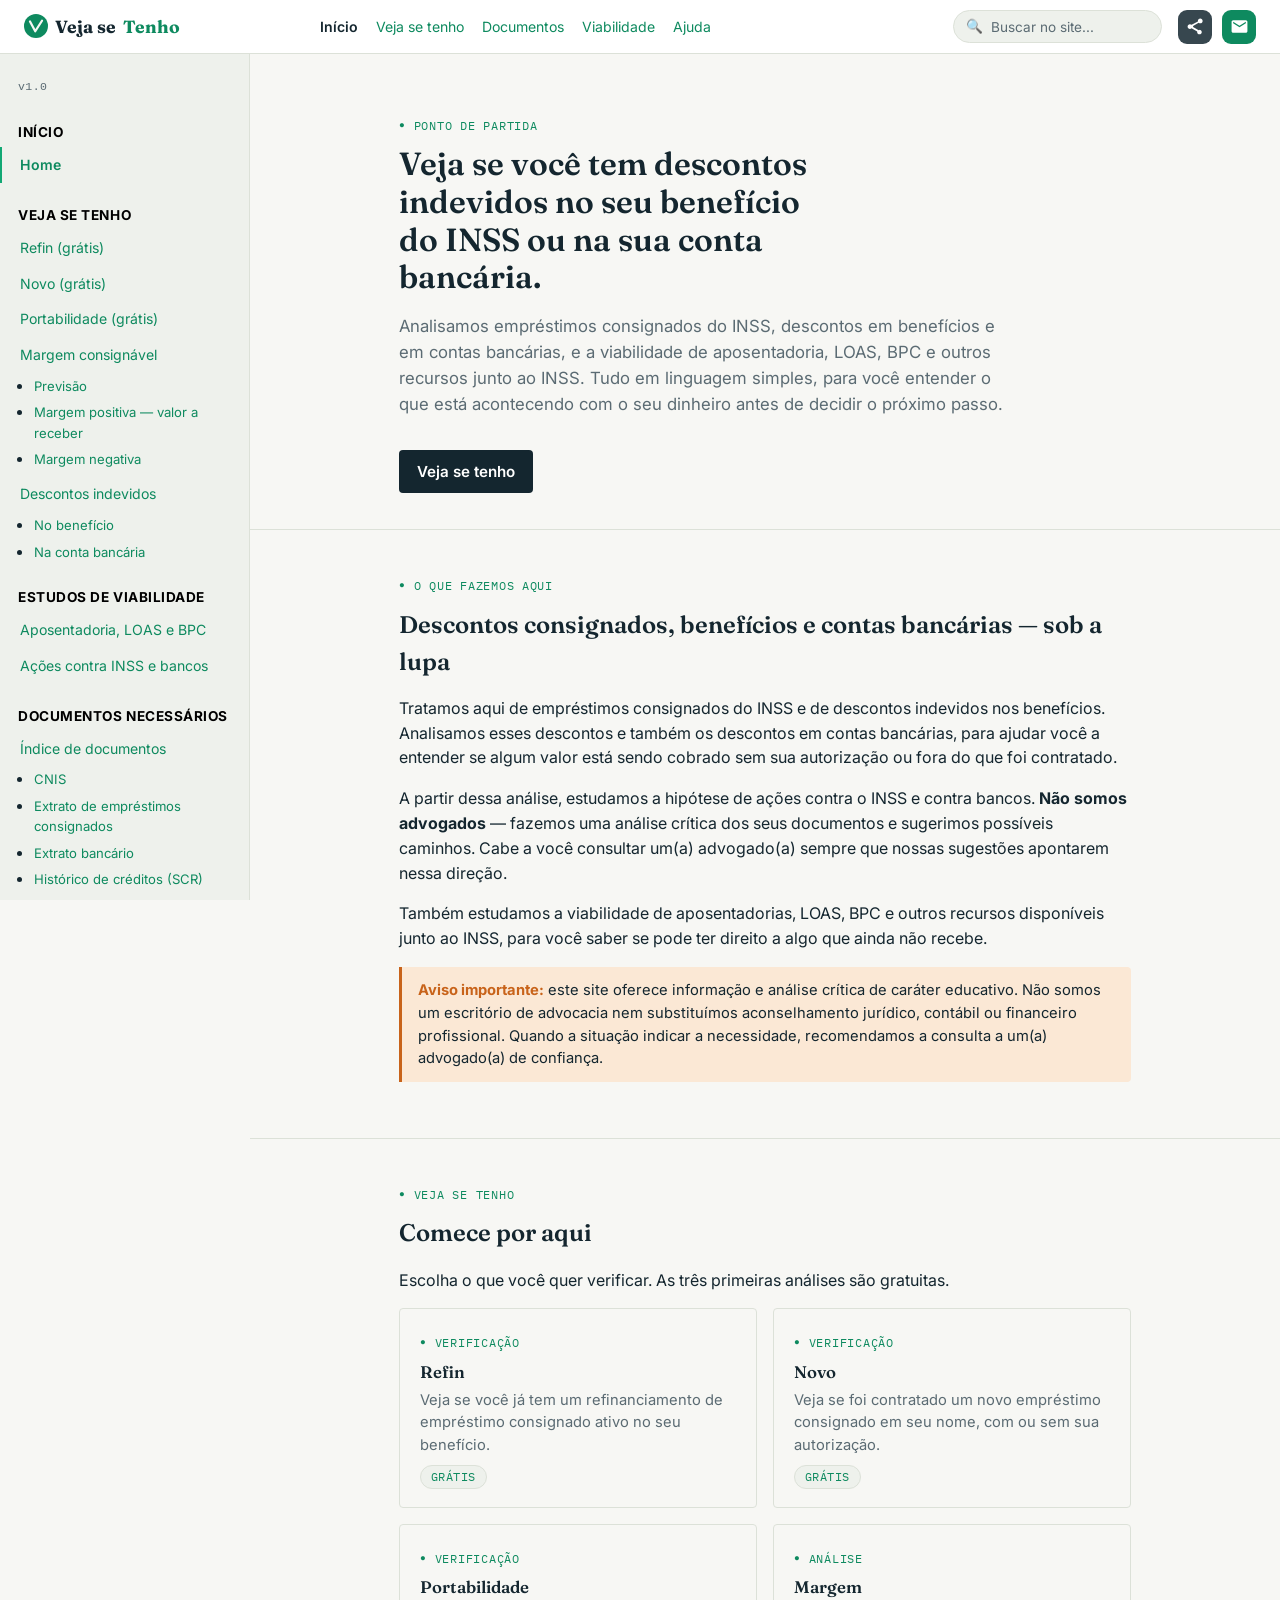
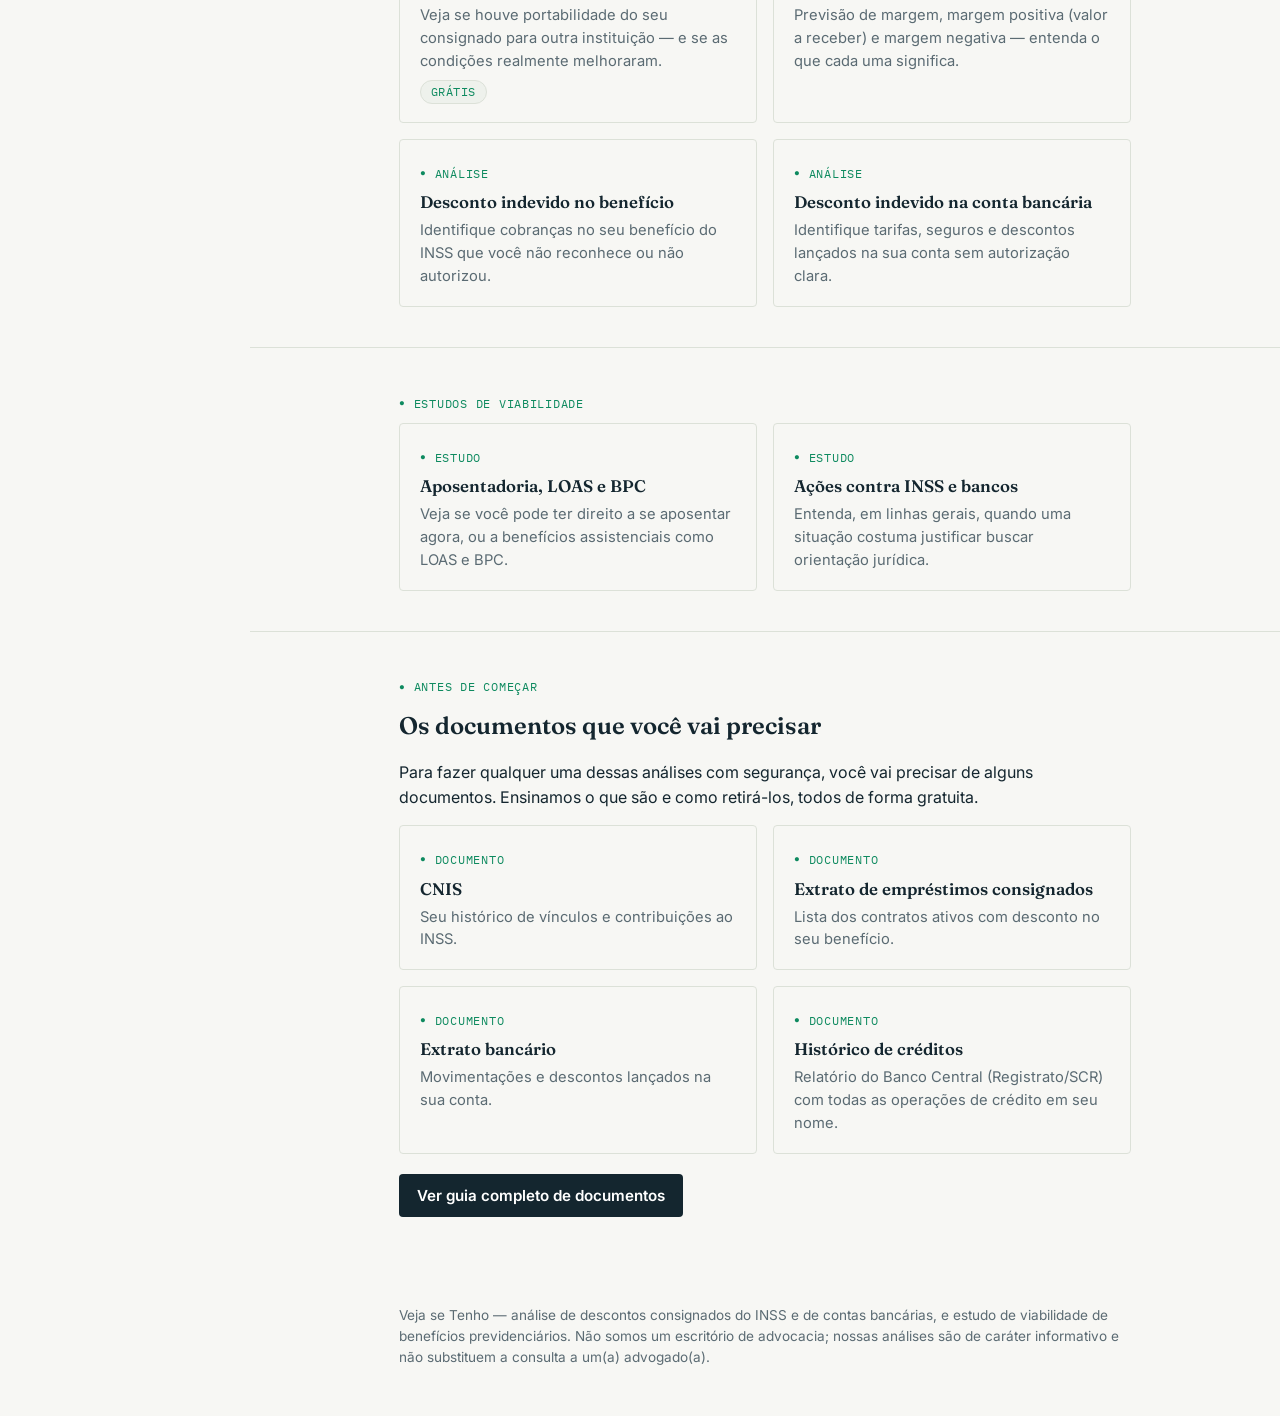
<file: index.html>
<!DOCTYPE html>
<html lang="pt-BR">
<head>
<meta charset="UTF-8">
<meta name="viewport" content="width=device-width, initial-scale=1.0">
<link rel="icon" type="image/svg+xml" href="favicon.svg">
<title>Veja se Tenho — descontos indevidos, consignado e benefícios do INSS</title>
<meta name="description" content="Veja se você tem descontos indevidos no benefício do INSS ou na conta bancária, refinanciamento ou novo consignado não reconhecido, e a viabilidade de aposentadoria, LOAS e BPC.">
<link rel="canonical" href="https://vejasetenho.com.br/">
<meta property="og:type" content="website">
<meta property="og:title" content="Veja se Tenho">
<meta property="og:description" content="Veja se você tem descontos indevidos no benefício do INSS ou na conta bancária, refinanciamento ou novo consignado não reconhecido, e a viabilidade de aposentadoria, LOAS e BPC.">
<meta property="og:url" content="https://vejasetenho.com.br/">
<meta property="og:locale" content="pt_BR">
<meta name="twitter:card" content="summary">
<meta name="twitter:title" content="Veja se Tenho">
<meta name="twitter:description" content="Veja se você tem descontos indevidos no benefício do INSS ou na conta bancária, refinanciamento ou novo consignado não reconhecido, e a viabilidade de aposentadoria, LOAS e BPC.">

<link rel="stylesheet" href="style.css">
</head>
<body>

<!-- Barra superior -->
<div class="topbar">
  <div class="topbar-inner">
    <div style="display:flex;align-items:center;gap:12px;">
      <button class="menu-toggle" onclick="document.querySelector('.sidebar').classList.toggle('open')" aria-label="Menu">
        <span></span><span></span><span></span>
      </button>
      <div class="brand"><a href="index.html" style="text-decoration:none;color:inherit;display:flex;align-items:center;gap:7px;"><img src="favicon.svg" alt="" style="width:24px;height:24px;border-radius:6px;">Veja se<span>Tenho</span></a></div>
    </div>
    <nav>
      <a href="index.html" class="ativo">Início</a>
      <a href="index.html#veja-se-tenho">Veja se tenho</a>
      <a href="documentos.html">Documentos</a>
      <a href="viabilidade-beneficios.html">Viabilidade</a>
      <a href="ajuda.html">Ajuda</a>
    </nav>
    <div class="topbar-right">
      <div class="topbar-search">
        <span class="search-icon">🔍</span>
        <input type="text" id="siteSearch" placeholder="Buscar no site..." aria-label="Buscar no site">
      </div>
      <div class="topbar-icons">
        <a href="#" onclick="event.preventDefault();compartilharSite();" class="icon-link icon-share" aria-label="Compartilhar" title="Compartilhar"><svg viewBox="0 0 24 24" width="26" height="26" fill="currentColor" aria-hidden="true"><path d="M18 16.08c-.76 0-1.44.3-1.96.77L8.91 12.7c.05-.23.09-.46.09-.7s-.04-.47-.09-.7l7.05-4.11c.54.5 1.25.81 2.04.81 1.66 0 3-1.34 3-3s-1.34-3-3-3-3 1.34-3 3c0 .24.04.47.09.7L7.04 9.81C6.5 9.31 5.79 9 5 9c-1.66 0-3 1.34-3 3s1.34 3 3 3c.79 0 1.5-.31 2.04-.81l7.12 4.16c-.05.21-.08.43-.08.65 0 1.61 1.31 2.92 2.92 2.92 1.61 0 2.92-1.31 2.92-2.92s-1.31-2.92-2.92-2.92z"/></svg></a>
        <a href="mailto:contato@vejasetenho.com.br" class="icon-link icon-email" aria-label="Enviar e-mail" title="Enviar e-mail"><svg viewBox="0 0 24 24" width="26" height="26" fill="currentColor" aria-hidden="true"><path d="M20 4H4c-1.1 0-1.99.9-1.99 2L2 18c0 1.1.9 2 2 2h16c1.1 0 2-.9 2-2V6c0-1.1-.9-2-2-2zm0 4l-8 5-8-5V6l8 5 8-5v2z"/></svg></a>
      </div>
    </div>
  </div>
</div>
<div id="searchResults" class="search-results"></div>

<!-- Sidebar esquerda -->
<div class="sidebar">
<div class="sidebar-version">v1.0</div>
<div class="sidebar-group">
<div class="sidebar-label">Início</div>
<a href="index.html" class="ativo">Home</a>
</div>
<div class="sidebar-group">
<div class="sidebar-label">Veja se tenho</div>
<a href="refinanciamento.html">Refin (grátis)</a>
<a href="novo-emprestimo.html">Novo (grátis)</a>
<a href="portabilidade.html">Portabilidade (grátis)</a>
<a href="margem-consignavel.html">Margem consignável</a>
<ul class="sublist">
<li><a href="margem-consignavel.html#previsao">Previsão</a></li>
<li><a href="margem-consignavel.html#positiva">Margem positiva — valor a receber</a></li>
<li><a href="margem-consignavel.html#negativa">Margem negativa</a></li>
</ul>
<a href="descontos-indevidos.html">Descontos indevidos</a>
<ul class="sublist">
<li><a href="descontos-indevidos.html#beneficio">No benefício</a></li>
<li><a href="descontos-indevidos.html#conta">Na conta bancária</a></li>
</ul>
</div>
<div class="sidebar-group">
<div class="sidebar-label">Estudos de viabilidade</div>
<a href="viabilidade-beneficios.html">Aposentadoria, LOAS e BPC</a>
<a href="acoes-inss-bancos.html">Ações contra INSS e bancos</a>
</div>
<div class="sidebar-group">
<div class="sidebar-label">Documentos necessários</div>
<a href="documentos.html">Índice de documentos</a>
<ul class="sublist">
<li><a href="documentos.html#cnis">CNIS</a></li>
<li><a href="documentos.html#extrato-consignado">Extrato de empréstimos consignados</a></li>
<li><a href="documentos.html#extrato-bancario">Extrato bancário</a></li>
<li><a href="documentos.html#historico-creditos">Histórico de créditos (SCR)</a></li>
</ul>
</div>
<div class="sidebar-group">
<div class="sidebar-label">Ajuda</div>
<a href="ajuda.html">Perguntas frequentes</a>
</div>
</div>

<div class="main">


  <div class="hero" id="inicio">
    <div class="wrap">
      <div class="hop">Ponto de partida</div>
      <h1>Veja se você tem descontos indevidos no seu benefício do INSS ou na sua conta bancária.</h1>
      <p class="lede">Analisamos empréstimos consignados do INSS, descontos em benefícios e em contas bancárias, e a viabilidade de aposentadoria, LOAS, BPC e outros recursos junto ao INSS. Tudo em linguagem simples, para você entender o que está acontecendo com o seu dinheiro antes de decidir o próximo passo.</p>
      <a href="#veja-se-tenho" class="btn" style="margin-top:16px;">Veja se tenho</a>
    </div>
  </div>

  <section id="sobre">
    <div class="wrap">
      <div class="hop">O que fazemos aqui</div>
      <h2>Descontos consignados, benefícios e contas bancárias — sob a lupa</h2>
      <p>Tratamos aqui de empréstimos consignados do INSS e de descontos indevidos nos benefícios. Analisamos esses descontos e também os descontos em contas bancárias, para ajudar você a entender se algum valor está sendo cobrado sem sua autorização ou fora do que foi contratado.</p>
      <p>A partir dessa análise, estudamos a hipótese de ações contra o INSS e contra bancos. <strong>Não somos advogados</strong> — fazemos uma análise crítica dos seus documentos e sugerimos possíveis caminhos. Cabe a você consultar um(a) advogado(a) sempre que nossas sugestões apontarem nessa direção.</p>
      <p>Também estudamos a viabilidade de aposentadorias, LOAS, BPC e outros recursos disponíveis junto ao INSS, para você saber se pode ter direito a algo que ainda não recebe.</p>
      <div class="notice">
        <strong>Aviso importante:</strong> este site oferece informação e análise crítica de caráter educativo. Não somos um escritório de advocacia nem substituímos aconselhamento jurídico, contábil ou financeiro profissional. Quando a situação indicar a necessidade, recomendamos a consulta a um(a) advogado(a) de confiança.
      </div>
    </div>
  </section>

  <section id="veja-se-tenho">
    <div class="wrap">
      <div class="hop">Veja se tenho</div>
      <h2>Comece por aqui</h2>
      <p>Escolha o que você quer verificar. As três primeiras análises são gratuitas.</p>
      <div class="grid grid-2">
        <a class="tool-link" href="refinanciamento.html">
          <div class="hop">Verificação</div>
          <h3>Refin</h3>
          <p>Veja se você já tem um refinanciamento de empréstimo consignado ativo no seu benefício.</p>
          <span class="tag-gratis">Grátis</span>
        </a>
        <a class="tool-link" href="novo-emprestimo.html">
          <div class="hop">Verificação</div>
          <h3>Novo</h3>
          <p>Veja se foi contratado um novo empréstimo consignado em seu nome, com ou sem sua autorização.</p>
          <span class="tag-gratis">Grátis</span>
        </a>
        <a class="tool-link" href="portabilidade.html">
          <div class="hop">Verificação</div>
          <h3>Portabilidade</h3>
          <p>Veja se houve portabilidade do seu consignado para outra instituição — e se as condições realmente melhoraram.</p>
          <span class="tag-gratis">Grátis</span>
        </a>
        <a class="tool-link" href="margem-consignavel.html">
          <div class="hop">Análise</div>
          <h3>Margem</h3>
          <p>Previsão de margem, margem positiva (valor a receber) e margem negativa — entenda o que cada uma significa.</p>
        </a>
        <a class="tool-link" href="descontos-indevidos.html">
          <div class="hop">Análise</div>
          <h3>Desconto indevido no benefício</h3>
          <p>Identifique cobranças no seu benefício do INSS que você não reconhece ou não autorizou.</p>
        </a>
        <a class="tool-link" href="descontos-indevidos.html#conta">
          <div class="hop">Análise</div>
          <h3>Desconto indevido na conta bancária</h3>
          <p>Identifique tarifas, seguros e descontos lançados na sua conta sem autorização clara.</p>
        </a>
      </div>
    </div>
  </section>

  <section id="viabilidade">
    <div class="wrap">
      <div class="hop">Estudos de viabilidade</div>
      <div class="grid grid-2">
        <a class="tool-link" href="viabilidade-beneficios.html">
          <div class="hop">Estudo</div>
          <h3>Aposentadoria, LOAS e BPC</h3>
          <p>Veja se você pode ter direito a se aposentar agora, ou a benefícios assistenciais como LOAS e BPC.</p>
        </a>
        <a class="tool-link" href="acoes-inss-bancos.html">
          <div class="hop">Estudo</div>
          <h3>Ações contra INSS e bancos</h3>
          <p>Entenda, em linhas gerais, quando uma situação costuma justificar buscar orientação jurídica.</p>
        </a>
      </div>
    </div>
  </section>

  <section id="documentos-resumo">
    <div class="wrap">
      <div class="hop">Antes de começar</div>
      <h2>Os documentos que você vai precisar</h2>
      <p>Para fazer qualquer uma dessas análises com segurança, você vai precisar de alguns documentos. Ensinamos o que são e como retirá-los, todos de forma gratuita.</p>
      <div class="grid grid-2">
        <a class="tool-link" href="documentos.html#cnis">
          <div class="hop">Documento</div>
          <h3>CNIS</h3>
          <p>Seu histórico de vínculos e contribuições ao INSS.</p>
        </a>
        <a class="tool-link" href="documentos.html#extrato-consignado">
          <div class="hop">Documento</div>
          <h3>Extrato de empréstimos consignados</h3>
          <p>Lista dos contratos ativos com desconto no seu benefício.</p>
        </a>
        <a class="tool-link" href="documentos.html#extrato-bancario">
          <div class="hop">Documento</div>
          <h3>Extrato bancário</h3>
          <p>Movimentações e descontos lançados na sua conta.</p>
        </a>
        <a class="tool-link" href="documentos.html#historico-creditos">
          <div class="hop">Documento</div>
          <h3>Histórico de créditos</h3>
          <p>Relatório do Banco Central (Registrato/SCR) com todas as operações de crédito em seu nome.</p>
        </a>
      </div>
      <p style="margin-top:20px;"><a href="documentos.html" class="btn">Ver guia completo de documentos</a></p>
    </div>
  </section>


  <footer>
    <div class="wrap">
      Veja se Tenho — análise de descontos consignados do INSS e de contas bancárias, e estudo de viabilidade de benefícios previdenciários. Não somos um escritório de advocacia; nossas análises são de caráter informativo e não substituem a consulta a um(a) advogado(a).
    </div>
  </footer>

</div><!-- /main -->

<script>
const searchIndex = [{"t": "Home", "d": "Página inicial do Veja se Tenho", "u": "index.html"}, {"t": "Refin (grátis)", "d": "Verifique se você já tem um refinanciamento de consignado ativo", "u": "refinanciamento.html"}, {"t": "Novo empréstimo (grátis)", "d": "Verifique se um novo consignado foi contratado em seu nome", "u": "novo-emprestimo.html"}, {"t": "Portabilidade (grátis)", "d": "Entenda e verifique portabilidades de consignado", "u": "portabilidade.html"}, {"t": "Margem consignável", "d": "Previsão de margem, margem positiva e margem negativa", "u": "margem-consignavel.html"}, {"t": "Descontos indevidos", "d": "Descontos indevidos no benefício e na conta bancária", "u": "descontos-indevidos.html"}, {"t": "Aposentadoria, LOAS e BPC", "d": "Estudo de viabilidade de aposentadoria, LOAS e BPC", "u": "viabilidade-beneficios.html"}, {"t": "Ações contra INSS e bancos", "d": "Análise crítica sobre possíveis ações judiciais e administrativas", "u": "acoes-inss-bancos.html"}, {"t": "Documentos necessários", "d": "CNIS, extrato de consignado, extrato bancário e histórico de créditos", "u": "documentos.html"}, {"t": "CNIS", "d": "O que é e como tirar o CNIS pelo Meu INSS", "u": "documentos.html#cnis"}, {"t": "Extrato de empréstimos consignados", "d": "Como emitir o extrato de consignado pelo Meu INSS", "u": "documentos.html#extrato-consignado"}, {"t": "Extrato bancário", "d": "Como obter o extrato bancário para análise de descontos", "u": "documentos.html#extrato-bancario"}, {"t": "Histórico de créditos", "d": "Registrato e SCR do Banco Central", "u": "documentos.html#historico-creditos"}, {"t": "Ajuda", "d": "Perguntas frequentes e contato", "u": "ajuda.html"}];

function normalizar(s){
  return s.toLowerCase().normalize("NFD").replace(/[\u0300-\u036f]/g,"");
}
function buscar(q){
  const nq = normalizar(q);
  if(nq.length < 2) return [];
  return searchIndex.filter(i =>
    normalizar(i.t).includes(nq) || normalizar(i.d).includes(nq)
  ).slice(0,10);
}
function renderResultados(items){
  const box = document.getElementById("searchResults");
  if(items.length === 0){
    box.innerHTML = '<div class="rempty">Nada encontrado.</div>';
    box.classList.add("show");
    return;
  }
  box.innerHTML = items.map(i =>
    '<a href="' + i.u + '"><div class="rtitle">' + i.t + '</div><div class="rsnippet">' + i.d + '</div></a>'
  ).join("");
  box.classList.add("show");
}
document.addEventListener("DOMContentLoaded", function(){
  const inp = document.getElementById("siteSearch");
  const box = document.getElementById("searchResults");
  if(inp){
    inp.addEventListener("input", function(){
      const r = buscar(this.value);
      if(this.value.trim().length < 2){ box.classList.remove("show"); return; }
      renderResultados(r);
    });
    inp.addEventListener("blur", function(){ setTimeout(()=>box.classList.remove("show"), 200); });
    inp.addEventListener("focus", function(){ if(this.value.trim().length >= 2){ renderResultados(buscar(this.value)); } });
  }
});

function compartilharSite(){
  const url = "https://vejasetenho.com.br";
  const txt = "Veja se você tem direito a revisão de descontos do INSS ou de bancos: " + url;
  if(navigator.share){
    navigator.share({title:"Veja se Tenho", text:"Análise de descontos consignados do INSS", url:url}).catch(()=>{});
  } else {
    window.open("https://wa.me/?text=" + encodeURIComponent(txt), "_blank");
  }
}
</script>

</body>
</html>
</file>
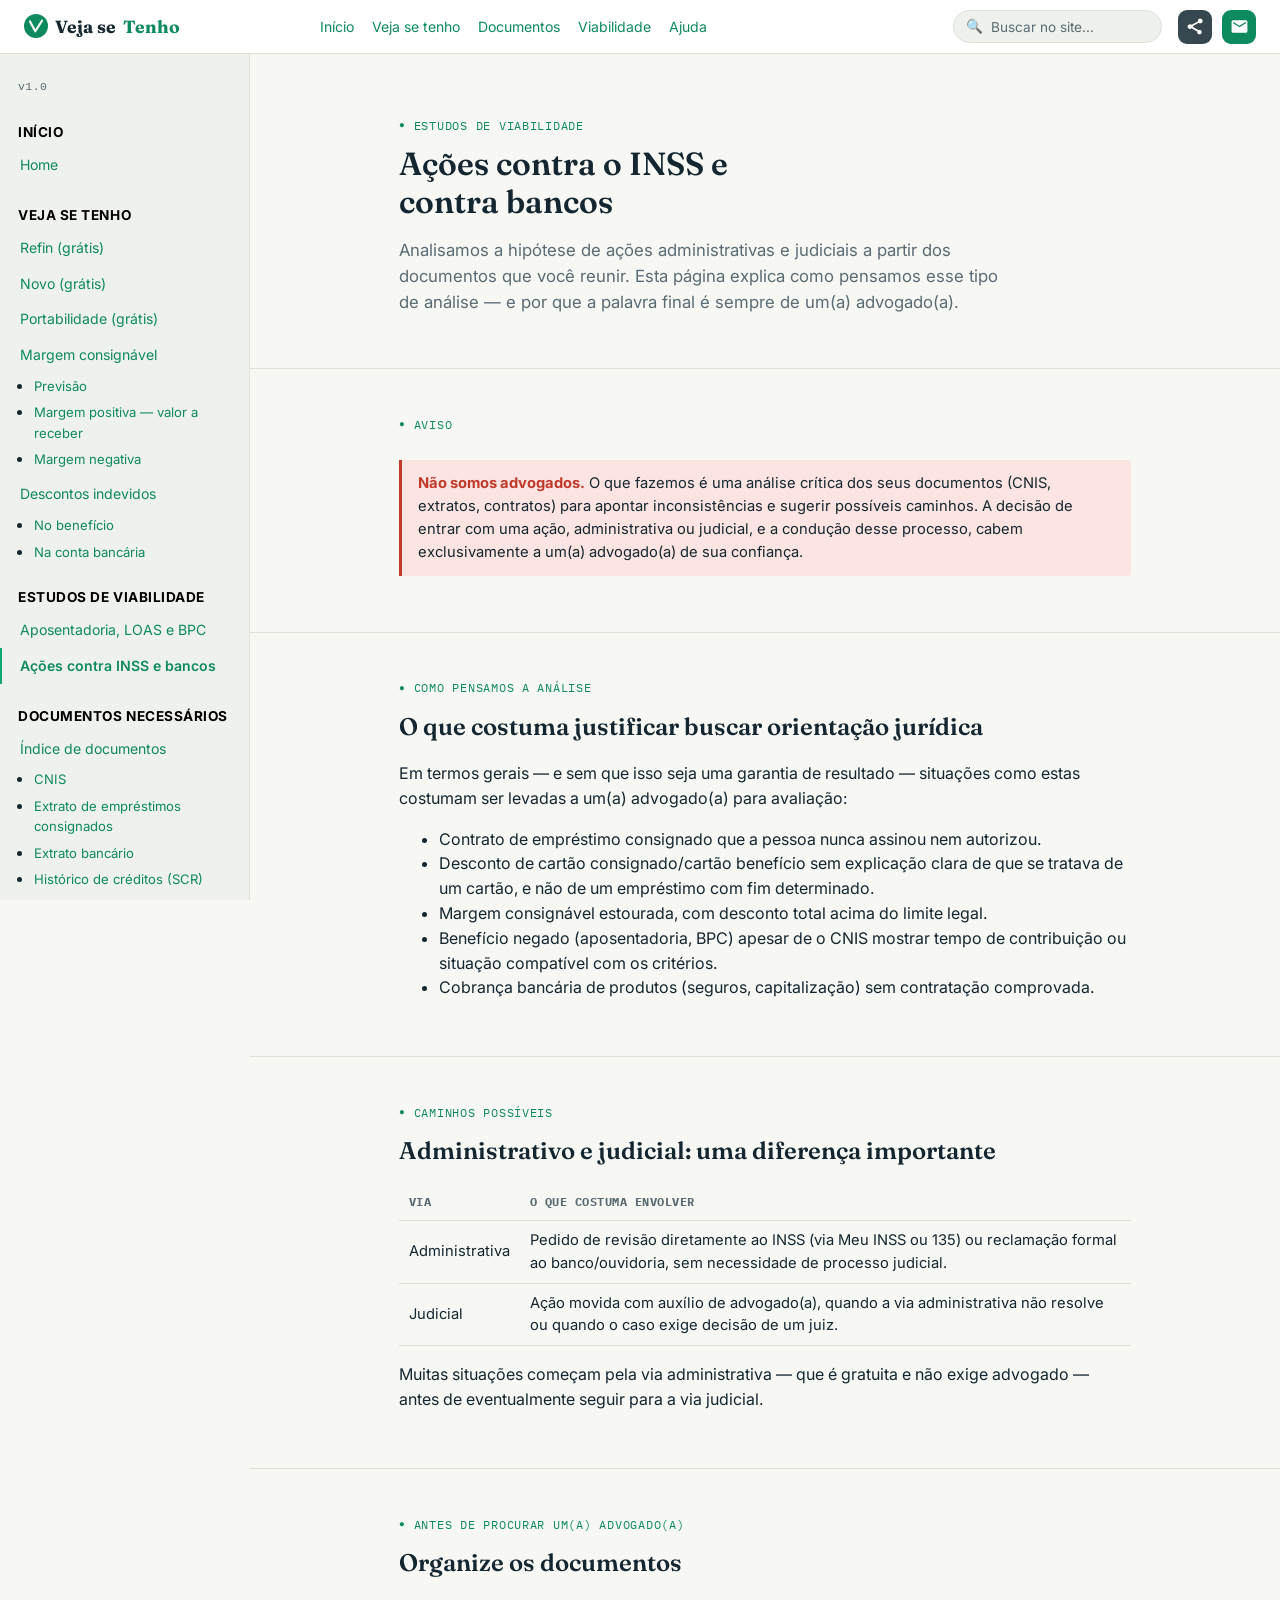
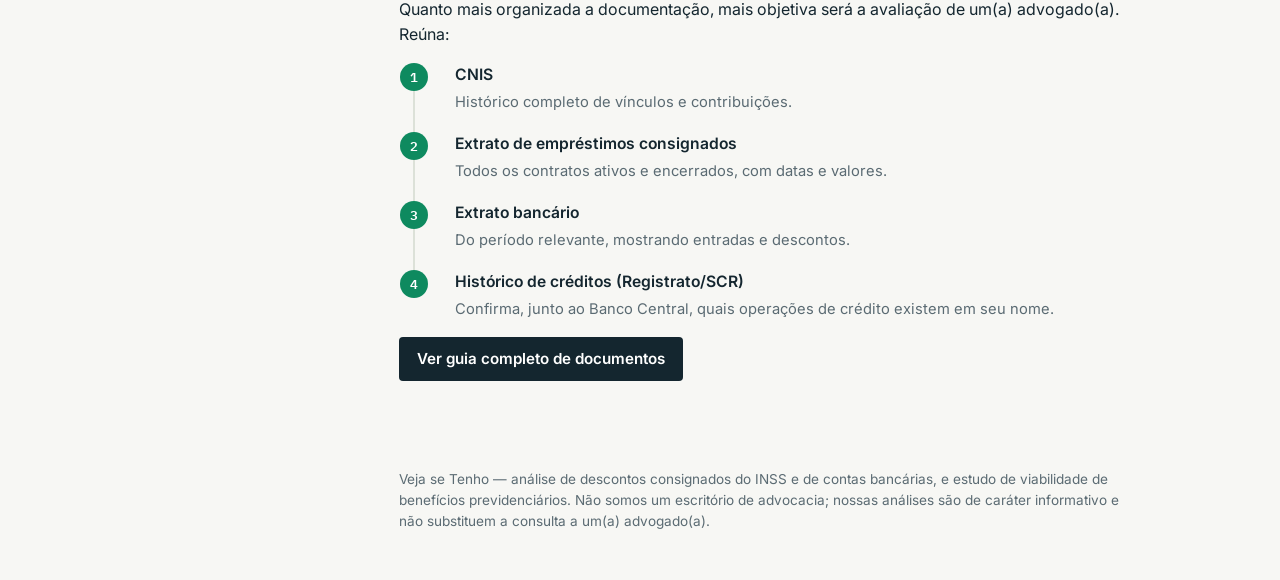
<file: acoes-inss-bancos.html>
<!DOCTYPE html>
<html lang="pt-BR">
<head>
<meta charset="UTF-8">
<meta name="viewport" content="width=device-width, initial-scale=1.0">
<link rel="icon" type="image/svg+xml" href="favicon.svg">
<title>Ações contra o INSS e contra bancos | Veja se Tenho</title>
<meta name="description" content="Análise crítica sobre quando situações de desconto indevido ou benefício negado costumam justificar buscar orientação jurídica.">
<link rel="canonical" href="https://vejasetenho.com.br/acoes-inss-bancos.html">
<meta property="og:type" content="website">
<meta property="og:title" content="Ações contra INSS e bancos — Veja se Tenho">
<meta property="og:description" content="Análise crítica sobre quando situações de desconto indevido ou benefício negado costumam justificar buscar orientação jurídica.">
<meta property="og:url" content="https://vejasetenho.com.br/acoes-inss-bancos.html">
<meta property="og:locale" content="pt_BR">
<meta name="twitter:card" content="summary">
<meta name="twitter:title" content="Ações contra INSS e bancos — Veja se Tenho">
<meta name="twitter:description" content="Análise crítica sobre quando situações de desconto indevido ou benefício negado costumam justificar buscar orientação jurídica.">

<link rel="stylesheet" href="style.css">
</head>
<body>

<!-- Barra superior -->
<div class="topbar">
  <div class="topbar-inner">
    <div style="display:flex;align-items:center;gap:12px;">
      <button class="menu-toggle" onclick="document.querySelector('.sidebar').classList.toggle('open')" aria-label="Menu">
        <span></span><span></span><span></span>
      </button>
      <div class="brand"><a href="index.html" style="text-decoration:none;color:inherit;display:flex;align-items:center;gap:7px;"><img src="favicon.svg" alt="" style="width:24px;height:24px;border-radius:6px;">Veja se<span>Tenho</span></a></div>
    </div>
    <nav>
      <a href="index.html">Início</a>
      <a href="index.html#veja-se-tenho">Veja se tenho</a>
      <a href="documentos.html">Documentos</a>
      <a href="viabilidade-beneficios.html">Viabilidade</a>
      <a href="ajuda.html">Ajuda</a>
    </nav>
    <div class="topbar-right">
      <div class="topbar-search">
        <span class="search-icon">🔍</span>
        <input type="text" id="siteSearch" placeholder="Buscar no site..." aria-label="Buscar no site">
      </div>
      <div class="topbar-icons">
        <a href="#" onclick="event.preventDefault();compartilharSite();" class="icon-link icon-share" aria-label="Compartilhar" title="Compartilhar"><svg viewBox="0 0 24 24" width="26" height="26" fill="currentColor" aria-hidden="true"><path d="M18 16.08c-.76 0-1.44.3-1.96.77L8.91 12.7c.05-.23.09-.46.09-.7s-.04-.47-.09-.7l7.05-4.11c.54.5 1.25.81 2.04.81 1.66 0 3-1.34 3-3s-1.34-3-3-3-3 1.34-3 3c0 .24.04.47.09.7L7.04 9.81C6.5 9.31 5.79 9 5 9c-1.66 0-3 1.34-3 3s1.34 3 3 3c.79 0 1.5-.31 2.04-.81l7.12 4.16c-.05.21-.08.43-.08.65 0 1.61 1.31 2.92 2.92 2.92 1.61 0 2.92-1.31 2.92-2.92s-1.31-2.92-2.92-2.92z"/></svg></a>
        <a href="mailto:contato@vejasetenho.com.br" class="icon-link icon-email" aria-label="Enviar e-mail" title="Enviar e-mail"><svg viewBox="0 0 24 24" width="26" height="26" fill="currentColor" aria-hidden="true"><path d="M20 4H4c-1.1 0-1.99.9-1.99 2L2 18c0 1.1.9 2 2 2h16c1.1 0 2-.9 2-2V6c0-1.1-.9-2-2-2zm0 4l-8 5-8-5V6l8 5 8-5v2z"/></svg></a>
      </div>
    </div>
  </div>
</div>
<div id="searchResults" class="search-results"></div>

<!-- Sidebar esquerda -->
<div class="sidebar">
<div class="sidebar-version">v1.0</div>
<div class="sidebar-group">
<div class="sidebar-label">Início</div>
<a href="index.html">Home</a>
</div>
<div class="sidebar-group">
<div class="sidebar-label">Veja se tenho</div>
<a href="refinanciamento.html">Refin (grátis)</a>
<a href="novo-emprestimo.html">Novo (grátis)</a>
<a href="portabilidade.html">Portabilidade (grátis)</a>
<a href="margem-consignavel.html">Margem consignável</a>
<ul class="sublist">
<li><a href="margem-consignavel.html#previsao">Previsão</a></li>
<li><a href="margem-consignavel.html#positiva">Margem positiva — valor a receber</a></li>
<li><a href="margem-consignavel.html#negativa">Margem negativa</a></li>
</ul>
<a href="descontos-indevidos.html">Descontos indevidos</a>
<ul class="sublist">
<li><a href="descontos-indevidos.html#beneficio">No benefício</a></li>
<li><a href="descontos-indevidos.html#conta">Na conta bancária</a></li>
</ul>
</div>
<div class="sidebar-group">
<div class="sidebar-label">Estudos de viabilidade</div>
<a href="viabilidade-beneficios.html">Aposentadoria, LOAS e BPC</a>
<a href="acoes-inss-bancos.html" class="ativo">Ações contra INSS e bancos</a>
</div>
<div class="sidebar-group">
<div class="sidebar-label">Documentos necessários</div>
<a href="documentos.html">Índice de documentos</a>
<ul class="sublist">
<li><a href="documentos.html#cnis">CNIS</a></li>
<li><a href="documentos.html#extrato-consignado">Extrato de empréstimos consignados</a></li>
<li><a href="documentos.html#extrato-bancario">Extrato bancário</a></li>
<li><a href="documentos.html#historico-creditos">Histórico de créditos (SCR)</a></li>
</ul>
</div>
<div class="sidebar-group">
<div class="sidebar-label">Ajuda</div>
<a href="ajuda.html">Perguntas frequentes</a>
</div>
</div>

<div class="main">


  <div class="hero">
    <div class="wrap">
      <div class="hop">Estudos de viabilidade</div>
      <h1>Ações contra o INSS e contra bancos</h1>
      <p class="lede">Analisamos a hipótese de ações administrativas e judiciais a partir dos documentos que você reunir. Esta página explica como pensamos esse tipo de análise — e por que a palavra final é sempre de um(a) advogado(a).</p>
    </div>
  </div>

  <section>
    <div class="wrap">
      <div class="hop">Aviso</div>
      <div class="notice notice-red">
        <strong>Não somos advogados.</strong> O que fazemos é uma análise crítica dos seus documentos (CNIS, extratos, contratos) para apontar inconsistências e sugerir possíveis caminhos. A decisão de entrar com uma ação, administrativa ou judicial, e a condução desse processo, cabem exclusivamente a um(a) advogado(a) de sua confiança.
      </div>
    </div>
  </section>

  <section>
    <div class="wrap">
      <div class="hop">Como pensamos a análise</div>
      <h2>O que costuma justificar buscar orientação jurídica</h2>
      <p>Em termos gerais — e sem que isso seja uma garantia de resultado — situações como estas costumam ser levadas a um(a) advogado(a) para avaliação:</p>
      <ul>
        <li>Contrato de empréstimo consignado que a pessoa nunca assinou nem autorizou.</li>
        <li>Desconto de cartão consignado/cartão benefício sem explicação clara de que se tratava de um cartão, e não de um empréstimo com fim determinado.</li>
        <li>Margem consignável estourada, com desconto total acima do limite legal.</li>
        <li>Benefício negado (aposentadoria, BPC) apesar de o CNIS mostrar tempo de contribuição ou situação compatível com os critérios.</li>
        <li>Cobrança bancária de produtos (seguros, capitalização) sem contratação comprovada.</li>
      </ul>
    </div>
  </section>

  <section>
    <div class="wrap">
      <div class="hop">Caminhos possíveis</div>
      <h2>Administrativo e judicial: uma diferença importante</h2>
      <table>
        <tr><th>Via</th><th>O que costuma envolver</th></tr>
        <tr><td>Administrativa</td><td>Pedido de revisão diretamente ao INSS (via Meu INSS ou 135) ou reclamação formal ao banco/ouvidoria, sem necessidade de processo judicial.</td></tr>
        <tr><td>Judicial</td><td>Ação movida com auxílio de advogado(a), quando a via administrativa não resolve ou quando o caso exige decisão de um juiz.</td></tr>
      </table>
      <p>Muitas situações começam pela via administrativa — que é gratuita e não exige advogado — antes de eventualmente seguir para a via judicial.</p>
    </div>
  </section>

  <section>
    <div class="wrap">
      <div class="hop">Antes de procurar um(a) advogado(a)</div>
      <h2>Organize os documentos</h2>
      <p>Quanto mais organizada a documentação, mais objetiva será a avaliação de um(a) advogado(a). Reúna:</p>
      <ol class="steps">
        <li><h4>CNIS</h4><p>Histórico completo de vínculos e contribuições.</p></li>
        <li><h4>Extrato de empréstimos consignados</h4><p>Todos os contratos ativos e encerrados, com datas e valores.</p></li>
        <li><h4>Extrato bancário</h4><p>Do período relevante, mostrando entradas e descontos.</p></li>
        <li><h4>Histórico de créditos (Registrato/SCR)</h4><p>Confirma, junto ao Banco Central, quais operações de crédito existem em seu nome.</p></li>
      </ol>
      <p><a href="documentos.html" class="btn">Ver guia completo de documentos</a></p>
    </div>
  </section>


  <footer>
    <div class="wrap">
      Veja se Tenho — análise de descontos consignados do INSS e de contas bancárias, e estudo de viabilidade de benefícios previdenciários. Não somos um escritório de advocacia; nossas análises são de caráter informativo e não substituem a consulta a um(a) advogado(a).
    </div>
  </footer>

</div><!-- /main -->

<script>
const searchIndex = [{"t": "Home", "d": "Página inicial do Veja se Tenho", "u": "index.html"}, {"t": "Refin (grátis)", "d": "Verifique se você já tem um refinanciamento de consignado ativo", "u": "refinanciamento.html"}, {"t": "Novo empréstimo (grátis)", "d": "Verifique se um novo consignado foi contratado em seu nome", "u": "novo-emprestimo.html"}, {"t": "Portabilidade (grátis)", "d": "Entenda e verifique portabilidades de consignado", "u": "portabilidade.html"}, {"t": "Margem consignável", "d": "Previsão de margem, margem positiva e margem negativa", "u": "margem-consignavel.html"}, {"t": "Descontos indevidos", "d": "Descontos indevidos no benefício e na conta bancária", "u": "descontos-indevidos.html"}, {"t": "Aposentadoria, LOAS e BPC", "d": "Estudo de viabilidade de aposentadoria, LOAS e BPC", "u": "viabilidade-beneficios.html"}, {"t": "Ações contra INSS e bancos", "d": "Análise crítica sobre possíveis ações judiciais e administrativas", "u": "acoes-inss-bancos.html"}, {"t": "Documentos necessários", "d": "CNIS, extrato de consignado, extrato bancário e histórico de créditos", "u": "documentos.html"}, {"t": "CNIS", "d": "O que é e como tirar o CNIS pelo Meu INSS", "u": "documentos.html#cnis"}, {"t": "Extrato de empréstimos consignados", "d": "Como emitir o extrato de consignado pelo Meu INSS", "u": "documentos.html#extrato-consignado"}, {"t": "Extrato bancário", "d": "Como obter o extrato bancário para análise de descontos", "u": "documentos.html#extrato-bancario"}, {"t": "Histórico de créditos", "d": "Registrato e SCR do Banco Central", "u": "documentos.html#historico-creditos"}, {"t": "Ajuda", "d": "Perguntas frequentes e contato", "u": "ajuda.html"}];

function normalizar(s){
  return s.toLowerCase().normalize("NFD").replace(/[\u0300-\u036f]/g,"");
}
function buscar(q){
  const nq = normalizar(q);
  if(nq.length < 2) return [];
  return searchIndex.filter(i =>
    normalizar(i.t).includes(nq) || normalizar(i.d).includes(nq)
  ).slice(0,10);
}
function renderResultados(items){
  const box = document.getElementById("searchResults");
  if(items.length === 0){
    box.innerHTML = '<div class="rempty">Nada encontrado.</div>';
    box.classList.add("show");
    return;
  }
  box.innerHTML = items.map(i =>
    '<a href="' + i.u + '"><div class="rtitle">' + i.t + '</div><div class="rsnippet">' + i.d + '</div></a>'
  ).join("");
  box.classList.add("show");
}
document.addEventListener("DOMContentLoaded", function(){
  const inp = document.getElementById("siteSearch");
  const box = document.getElementById("searchResults");
  if(inp){
    inp.addEventListener("input", function(){
      const r = buscar(this.value);
      if(this.value.trim().length < 2){ box.classList.remove("show"); return; }
      renderResultados(r);
    });
    inp.addEventListener("blur", function(){ setTimeout(()=>box.classList.remove("show"), 200); });
    inp.addEventListener("focus", function(){ if(this.value.trim().length >= 2){ renderResultados(buscar(this.value)); } });
  }
});

function compartilharSite(){
  const url = "https://vejasetenho.com.br";
  const txt = "Veja se você tem direito a revisão de descontos do INSS ou de bancos: " + url;
  if(navigator.share){
    navigator.share({title:"Veja se Tenho", text:"Análise de descontos consignados do INSS", url:url}).catch(()=>{});
  } else {
    window.open("https://wa.me/?text=" + encodeURIComponent(txt), "_blank");
  }
}
</script>

</body>
</html>
</file>
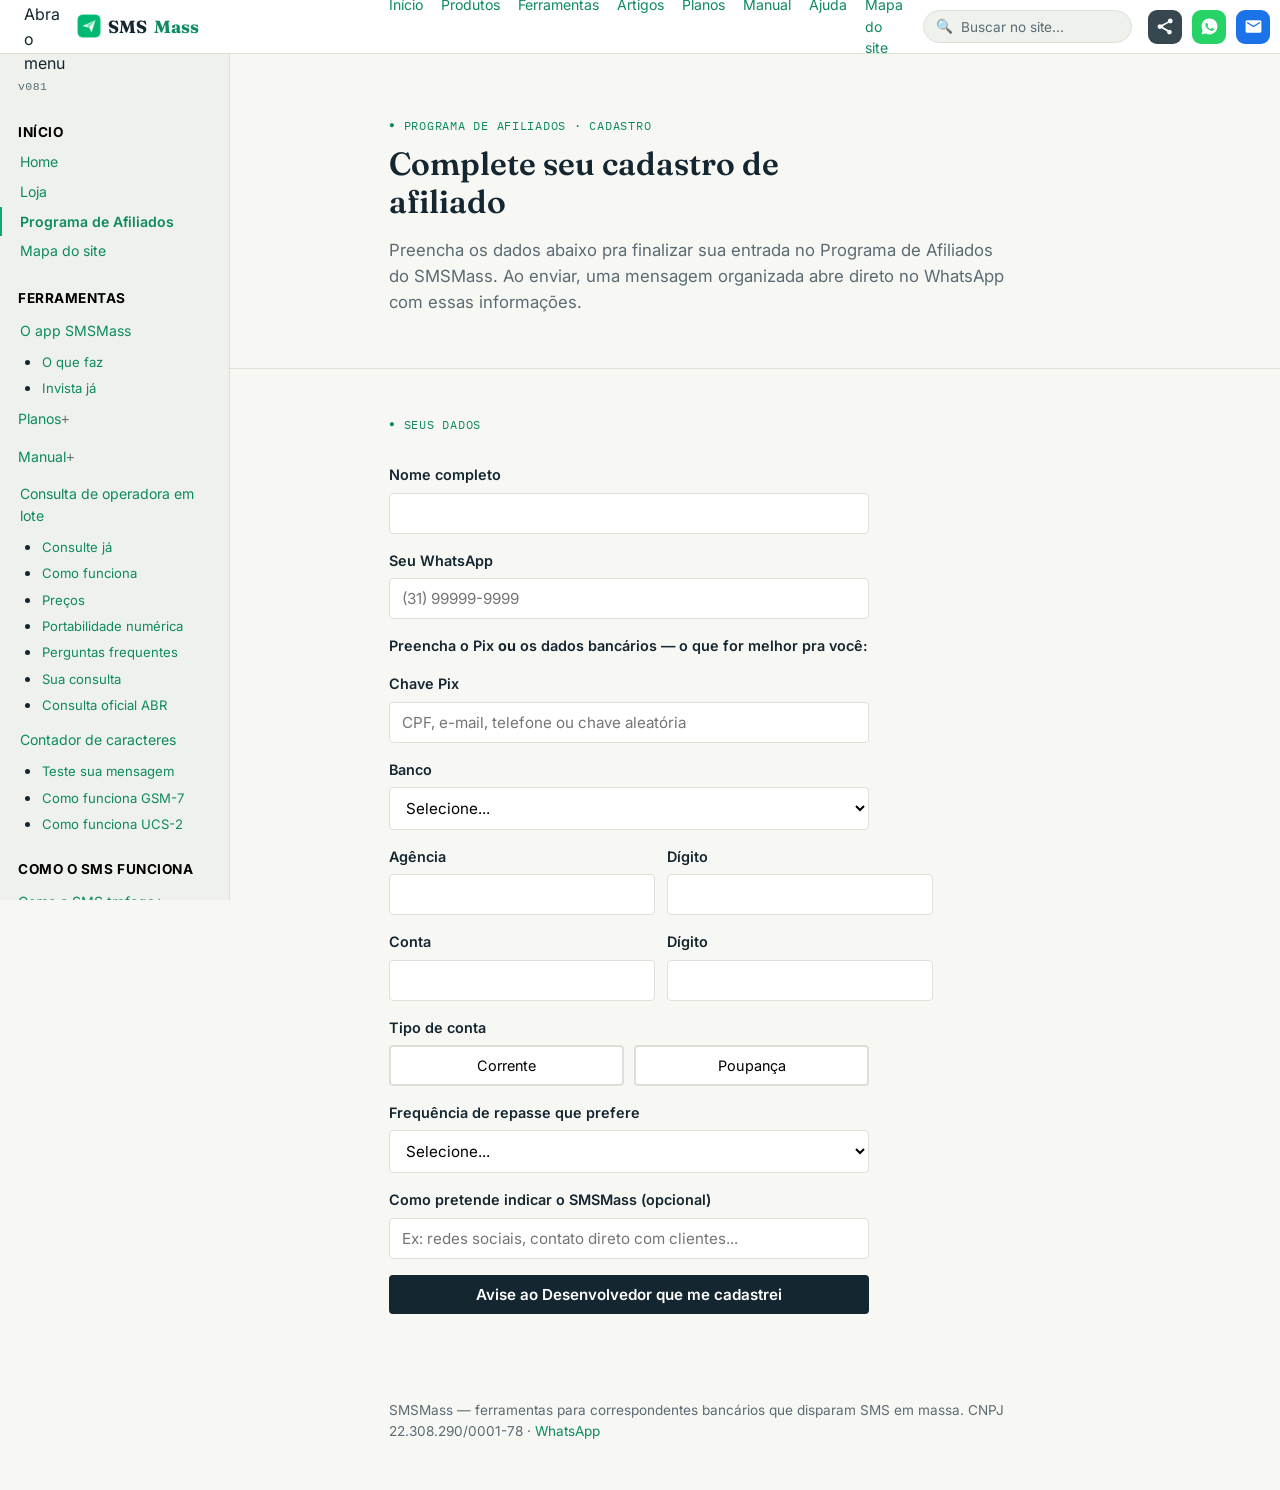
<file: afiliados-cadastro.html>
<!DOCTYPE html>
<html lang="pt-BR">
<head>
<meta charset="UTF-8">
<meta name="viewport" content="width=device-width, initial-scale=1.0">
<link rel="icon" type="image/png" sizes="32x32" href="favicon-32.png">
<link rel="icon" type="image/png" sizes="16x16" href="favicon-16.png">
<link rel="apple-touch-icon" sizes="180x180" href="favicon-180.png">
<link rel="shortcut icon" href="favicon.ico">

<title>Cadastro de Afiliado — SMSMass</title>
<meta name="description" content="Complete seu cadastro para o Programa de Afiliados SMSMass: nome, contato e dados para recebimento da comissão.">
<meta name="robots" content="noindex, nofollow">
<link rel="canonical" href="https://smsmass.com.br/afiliados-cadastro.html">
<meta property="og:type" content="website">
<meta property="og:title" content="Cadastro de Afiliado — SMSMass">
<meta property="og:description" content="Complete seu cadastro para o Programa de Afiliados SMSMass.">
<meta property="og:url" content="https://smsmass.com.br/afiliados-cadastro.html">
<meta property="og:locale" content="pt_BR">
<meta name="twitter:card" content="summary">
<meta name="twitter:title" content="Cadastro de Afiliado — SMSMass">
<meta name="twitter:description" content="Complete seu cadastro para o Programa de Afiliados SMSMass.">
<link rel="stylesheet" href="style.css?v=57">
<style>
.topbar{
  position:fixed;top:0;left:0;right:0;z-index:100;
  background:#fff;border-bottom:1px solid var(--line);
  height:54px;display:flex;align-items:center;
  -webkit-transform:translateZ(0);transform:translateZ(0);will-change:transform;
}
.topbar-inner{
  width:100%;padding:0 24px;
  display:flex;align-items:center;justify-content:flex-start;gap:20px;
}
.topbar .brand{font-family:'Fraunces',serif;font-weight:700;font-size:1.1rem;}
.topbar .brand span{color:var(--green);}
.topbar nav{display:flex;gap:18px;font-size:.88rem;margin-left:170px;}
.topbar nav a{color:var(--green);}
.topbar nav a:hover{color:var(--navy);text-decoration:none;}

.topbar-right{margin-left:auto;display:flex;align-items:center;gap:12px;}
.topbar-search{
  display:flex;align-items:center;background:var(--paper-dim);
  border:1px solid var(--line);border-radius:20px;padding:5px 12px;font-size:.85rem;
}
.topbar-search input{
  border:none;background:transparent;outline:none;font-size:.85rem;width:160px;
  color:var(--navy);font-family:'Inter',sans-serif;
}
.topbar-search input::placeholder{color:var(--slate);}
.topbar-search .search-icon{color:var(--slate);margin-right:6px;}
.topbar-help{color:var(--green);font-size:.88rem;text-decoration:none;}
.topbar-help:hover{color:var(--navy);text-decoration:none;}

.topbar-icons{display:flex;align-items:center;gap:10px;margin-left:4px;}
.icon-link{color:#fff;display:inline-flex;align-items:center;justify-content:center;width:34px;height:34px;border-radius:9px;transition:transform .12s, opacity .12s;line-height:0;}
.icon-link svg{width:19px;height:19px;}
.icon-link:hover{transform:scale(1.08);opacity:.88;}
.icon-link.icon-share{background:#37474F;}
.icon-link.icon-whats{background:#25D366;}
.icon-link.icon-email{background:#1A73E8;}

.aviso-especial{color:#C0392B;font-weight:700;}
.sidebar-version{padding:4px 18px 12px;color:var(--slate);font-size:.72rem;letter-spacing:.04em;font-family:monospace;}

/* Search results dropdown */
.search-results{
  position:fixed;top:54px;right:24px;
  background:#fff;border:1px solid var(--line);border-radius:4px;
  width:340px;max-height:400px;overflow-y:auto;
  box-shadow:0 4px 12px rgba(0,0,0,0.08);
  z-index:200;display:none;
}
.search-results.show{display:block;}
.search-results a{
  display:block;padding:10px 14px;color:var(--navy);
  border-bottom:1px solid var(--line);text-decoration:none;font-size:.88rem;
}
.search-results a:last-child{border-bottom:none;}
.search-results a:hover{background:var(--paper-dim);}
.search-results .rtitle{color:var(--green);}
.search-results .rsnippet{color:var(--slate);font-size:.8rem;margin-top:2px;}
.search-results .rempty{padding:14px;color:var(--slate);font-size:.85rem;text-align:center;}

/* Sidebar */
.sidebar{
  position:fixed;top:54px;left:0;bottom:0;width:230px;
  background:var(--paper-dim);border-right:1px solid var(--line);
  overflow-y:auto;padding:20px 0;
  -webkit-transform:translateZ(0);transform:translateZ(0);will-change:transform;
}
.sidebar-group{margin-bottom:8px;}
.sidebar-label{
  font-family:'Inter',sans-serif;
  font-size:.85rem;letter-spacing:.04em;text-transform:uppercase;
  color:#000;font-weight:700;padding:14px 18px 4px;
}
.sidebar-group.compact a{padding:4px 18px;}
.sidebar a{
  display:block;padding:7px 18px;font-size:.88rem;color:var(--green);
  border-left:2px solid transparent;transition:border-color .12s, background .12s;
  text-decoration:none;
}
.sidebar a:hover{background:var(--paper);border-left-color:var(--green);text-decoration:none;color:var(--navy);}
.sidebar a.ativo{border-left-color:var(--green-bright);color:var(--green);font-weight:600;}

.sidebar .sublist{
  list-style:disc;
  margin:0 0 4px 42px;
  padding:0;
}
.sidebar .sublist li{margin:0;padding:0;}
.sidebar .sublist a{
  display:block;padding:3px 0;font-size:.82rem;color:var(--green);
  border-left:none;
}
.sidebar .sublist a:hover{color:var(--navy);background:transparent;text-decoration:underline;}

/* Sidebar: grupos colapsáveis (details/summary) */
.sidebar details{margin:0;}
.sidebar summary{
  list-style:none;cursor:pointer;display:block;
  padding:7px 18px;font-size:.88rem;
}
.sidebar summary::-webkit-details-marker{display:none;}
.sidebar summary::after{content:'+';color:var(--slate);font-family:monospace;}
.sidebar details[open] summary::after{content:'−';}
.sidebar summary a{display:inline;padding:0;border-left:none;}
.sidebar summary:hover{background:var(--paper);}
.sidebar details .sublist{margin-top:0;}
.sidebar .sublist + details summary{padding-top:2px;}

/* Main content */
.main{margin-left:230px;margin-top:54px;min-height:calc(100vh - 54px);}

/* Hamburger mobile */
.menu-toggle{display:none;background:none;border:none;cursor:pointer;padding:8px;}
.menu-toggle span{display:block;width:22px;height:2px;background:var(--navy);margin:4px 0;}

@media(max-width:768px){
  .sidebar{transform:translateX(-100%);transition:transform .2s;}
  .sidebar.open{transform:translateX(0);}
  .main{margin-left:0;}
  .menu-toggle{display:block;}
  .topbar nav{display:none;}
}
@media(max-width:1024px){
  .topbar-search{display:none;}
  .topbar-inner{padding:0 14px;gap:10px;}
  .topbar-icons{gap:6px;flex-shrink:0;}
  .icon-link{width:30px;height:30px;border-radius:8px;flex-shrink:0;}
  .icon-link svg{width:16px;height:16px;}
}
:target{scroll-margin-top:70px;}
.plans{display:grid;gap:20px;margin-top:32px;}
@media(min-width:640px){.plans{grid-template-columns:repeat(2,1fr);}}
@media(min-width:960px){.plans{grid-template-columns:repeat(4,1fr);}}

.plan{
  border:1px solid var(--line);
  border-radius:6px;
  padding:24px;
  background:var(--paper);
  display:flex;
  flex-direction:column;
  gap:12px;
}
.plan.destaque{
  border-color:var(--green);
  border-width:2px;
  position:relative;
}
.badge{
  position:absolute;
  top:-13px;
  left:50%;
  transform:translateX(-50%);
  background:var(--green);
  color:#fff;
  font-family:'IBM Plex Mono',monospace;
  font-size:.72rem;
  letter-spacing:.06em;
  text-transform:uppercase;
  padding:3px 12px;
  border-radius:20px;
  white-space:nowrap;
}
.plan-nome{font-family:'Fraunces',serif;font-size:1.2rem;font-weight:600;line-height:1.4;}
.plan-nome .plan-qtd{display:block;font-family:'IBM Plex Mono',monospace;font-size:.9rem;font-weight:600;color:var(--green);letter-spacing:.02em;}
.plan-preco{font-family:'IBM Plex Mono',monospace;font-size:2rem;font-weight:600;color:var(--navy);}
.plan-preco span{font-size:.95rem;font-weight:400;color:var(--slate);}
.plan-desc{color:var(--slate);font-size:.92rem;line-height:1.5;}
.plan-items{list-style:none;padding:0;margin:0;display:flex;flex-direction:column;gap:8px;}
.plan-items li{font-size:.92rem;padding-left:18px;position:relative;}
.plan-items li::before{content:'✓';position:absolute;left:0;color:var(--green);font-weight:600;}
.plan-btn{
  display:block;
  text-align:center;
  padding:12px;
  border-radius:4px;
  font-weight:600;
  font-size:.95rem;
  margin-top:auto;
  border:2px solid var(--navy);
  color:var(--navy);
  transition:background .15s, color .15s;
}
.plan-btn:hover{background:var(--dark-green);color:#fff;text-decoration:none;}
.plan.destaque .plan-btn{background:var(--dark-green);color:#fff;}
.plan.destaque .plan-btn:hover{background:var(--dark-green-hover);}

.faq{margin-top:14px;}
.faq-item{border-bottom:1px solid var(--line);padding:16px 0;}
.faq-item summary{font-weight:600;cursor:pointer;list-style:none;display:flex;justify-content:space-between;align-items:center;}
.faq-item summary::before{content:'●';font-size:.6rem;color:var(--green);margin-right:10px;}
.faq-item summary::after{content:'+';font-size:1.2rem;color:var(--slate);}
.faq-item[open] summary::after{content:'−';}
.faq-item p{margin:12px 0 0;color:var(--slate);font-size:.92rem;padding-left:20px;}
</style>
<link rel="manifest" href="manifest.json">
<meta name="theme-color" content="#ffffff">
<script src="pwa.js" defer></script>
</head>
<body>
<!-- Barra superior -->
<div class="topbar">
  <div class="topbar-inner">
    <div style="display:flex;align-items:center;gap:12px;">
      <button class="menu-toggle" onclick="document.querySelector('.sidebar').classList.toggle('open'); document.getElementById('menuHint').classList.remove('show'); localStorage.setItem('menuHintVisto','1');" aria-label="Menu">
        <span></span><span></span><span></span>
      </button>
      <div class="menu-hint" id="menuHint">↖ Abra o menu</div>
      <div class="brand"><a href="index.html" style="text-decoration:none;color:inherit;display:flex;align-items:center;gap:7px;"><img src="favicon-32.png" alt="" style="width:24px;height:24px;border-radius:6px;">SMS<span>Mass</span></a></div>
    </div>
    <nav>
      <a href="index.html">Início</a>
      <a href="planos.html#planos">Produtos</a>
      <a href="index.html#ferramentas">Ferramentas</a>
      <a href="index.html#artigos">Artigos</a>
      <a href="planos.html">Planos</a>
      <a href="manual.html">Manual</a>
      <a href="ajuda.html">Ajuda</a>
      <a href="mapa-do-site.html">Mapa do site</a>
    </nav>
    <div class="topbar-right">
      <div class="topbar-search">
        <span class="search-icon">🔍</span>
        <input type="text" id="siteSearch" placeholder="Buscar no site..." aria-label="Buscar no site">
      </div>
      <div class="topbar-icons">
        <a href="#" onclick="event.preventDefault();compartilharSite();" class="icon-link icon-share" aria-label="Compartilhar" title="Compartilhar"><svg viewBox="0 0 24 24" width="26" height="26" fill="currentColor" aria-hidden="true"><path d="M18 16.08c-.76 0-1.44.3-1.96.77L8.91 12.7c.05-.23.09-.46.09-.7s-.04-.47-.09-.7l7.05-4.11c.54.5 1.25.81 2.04.81 1.66 0 3-1.34 3-3s-1.34-3-3-3-3 1.34-3 3c0 .24.04.47.09.7L7.04 9.81C6.5 9.31 5.79 9 5 9c-1.66 0-3 1.34-3 3s1.34 3 3 3c.79 0 1.5-.31 2.04-.81l7.12 4.16c-.05.21-.08.43-.08.65 0 1.61 1.31 2.92 2.92 2.92 1.61 0 2.92-1.31 2.92-2.92s-1.31-2.92-2.92-2.92z"/></svg></a>
        <a href="https://wa.me/5531991271321?text=Ol%C3%A1%2C%20vim%20pelo%20site%20SMSMass" target="_blank" rel="noopener" class="icon-link icon-whats" aria-label="Falar no WhatsApp" title="Falar no WhatsApp"><svg viewBox="0 0 24 24" width="26" height="26" fill="currentColor" aria-hidden="true"><path d="M12 2C6.48 2 2 6.48 2 12c0 1.77.46 3.45 1.27 4.9L2 22l5.24-1.24C8.63 21.55 10.27 22 12 22c5.52 0 10-4.48 10-10S17.52 2 12 2zm5.2 14.1c-.22.62-1.28 1.2-1.77 1.24-.45.05-.92.22-3.1-.65-2.62-1.05-4.3-3.68-4.44-3.85-.13-.18-1.05-1.4-1.05-2.67 0-1.27.67-1.89.9-2.15.23-.25.5-.31.67-.31h.47c.15 0 .35-.03.55.42.22.5.75 1.78.81 1.9.07.14.11.29.02.47-.08.18-.13.29-.26.44-.13.16-.28.35-.4.47-.13.13-.27.28-.11.55.15.28.7 1.16 1.51 1.88 1.04.92 1.92 1.22 2.2 1.36.28.14.44.13.6-.04.18-.18.72-.83.91-1.11.2-.29.4-.24.65-.14.27.09 1.67.77 1.95.92.28.14.47.21.55.33.07.11.07.66-.15 1.25z"/></svg></a>
        <a href="mailto:dev-io@outlook.com" class="icon-link icon-email" aria-label="Enviar e-mail" title="Enviar e-mail"><svg viewBox="0 0 24 24" width="26" height="26" fill="currentColor" aria-hidden="true"><path d="M20 4H4c-1.1 0-1.99.9-1.99 2L2 18c0 1.1.9 2 2 2h16c1.1 0 2-.9 2-2V6c0-1.1-.9-2-2-2zm0 4l-8 5-8-5V6l8 5 8-5v2z"/></svg></a>
      </div>
    </div>
  </div>
</div>
<div id="searchResults" class="search-results"></div>

<!-- Sidebar esquerda -->
<div class="sidebar">
  <div class="sidebar-version">v081</div>
  <div class="sidebar-group compact">
    <div class="sidebar-label">Início</div>
    <a href="index.html">Home</a>
    <a href="loja.html">Loja</a>
    <a href="afiliados.html" class="ativo">Programa de Afiliados</a>
    <a href="mapa-do-site.html">Mapa do site</a>
    <a href="#" class="pwa-instalar" style="display:none">📲 Instalar no celular</a>
  </div>

  <div class="sidebar-group">
    <div class="sidebar-label">Ferramentas</div>
    <a href="index.html">O app SMSMass</a>
    <ul class="sublist">
      <li><a href="index.html#o-que-faz">O que faz</a></li>
      <li><a href="index.html#planos">Invista já</a></li>
    </ul>
    <details>
      <summary><a href="planos.html">Planos</a></summary>
      <ul class="sublist">
        <li><a href="planos.html#planos">Planos e preços</a></li>
        <li><a href="planos.html#faq">Perguntas frequentes</a></li>
        <li><a href="manual.html#ativar-licenca">Ativar minha licença</a></li>
        <li><a href="manual.html#ativar-licenca">Recuperar minha chave</a></li>
      </ul>
    </details>
    <details>
      <summary><a href="manual.html">Manual</a></summary>
      <ul class="sublist">
        <li><a href="manual.html#conhecendo-o-app">Conhecendo o app</a></li>
        <li><a href="manual.html#como-usar">Como usar</a></li>
        <li><a href="manual.html#requisitos">Requisitos</a></li>
        <li><a href="manual.html#instalacao">Instalação</a></li>
        <li><a href="manual.html#reinstalacao">Reinstalação</a></li>
        <li><a href="manual.html#legislacao">Legislação</a></li>
        <li><a href="manual.html#criando-mensagem">Criando sua mensagem</a></li>
        <li><a href="manual.html#obter-contatos">Link dos contatos</a></li>
        <li><a href="manual.html#ativar-licenca">Ativar ou recuperar a licença</a></li>
        <li><a href="manual.html#intervalo-disparos">Intervalo entre disparos</a></li>
        <li><a href="manual.html#intervalo-de-ate">Usar intervalo De/Até</a></li>
        <li><a href="manual.html#enviando">Enviando</a></li>
        <li><a href="manual.html#relatorio">Ler o relatório</a></li>
        <li><a href="manual.html#envio-avulso">Envio avulso</a></li>
        <li><a href="manual.html#possiveis-problemas">Possíveis problemas</a></li>
        <li><a href="manual.html#faq">Perguntas frequentes</a></li>
      </ul>
    </details>
    <a href="consulta-operadora.html">Consulta de operadora em lote</a>
    <ul class="sublist">
      <li><a href="consultas-executar.html">Consulte já</a></li>
      <li><a href="consulta-operadora.html#como-funciona">Como funciona</a></li>
      <li><a href="consulta-operadora.html#precos">Preços</a></li>
      <li><a href="simulador-operadora.html#portabilidade">Portabilidade numérica</a></li>
      <li><a href="consulta-operadora.html#faq">Perguntas frequentes</a></li>
      <li><a href="sua-consulta.html">Sua consulta</a></li>
      <li><a href="simulador-operadora.html#abr">Consulta oficial ABR</a></li>
    </ul>
    <a href="contador-caracteres.html">Contador de caracteres</a>
    <ul class="sublist">
      <li><a href="contador-caracteres.html#teste">Teste sua mensagem</a></li>
      <li><a href="contador-caracteres.html#gsm7">Como funciona GSM-7</a></li>
      <li><a href="contador-caracteres.html#ucs2">Como funciona UCS-2</a></li>
    </ul>
  </div>

  <div class="sidebar-group">
    <div class="sidebar-label">Como o SMS funciona</div>
    <details>
      <summary><a href="como-sms-trafega.html">Como o SMS trafega</a></summary>
      <ul class="sublist">
      <li><a href="como-sms-trafega.html#smsc">SMSC</a></li>
      <li><a href="como-sms-trafega.html#smpp-ss7">SMPP e SS7</a></li>
    </ul>
    </details>
    <details>
      <summary><a href="gsm7-ucs2.html">GSM-7 vs UCS-2</a></summary>
      <ul class="sublist">
      <li><a href="gsm7-ucs2.html#padrao-gsm7">O padrão GSM-7</a></li>
      <li><a href="gsm7-ucs2.html#quando-ucs2">Quando UCS-2 ativa</a></li>
    </ul>
    </details>
  </div>

  <div class="sidebar-group">
    <div class="sidebar-label">Comparação e uso</div>
    <a href="rcs.html">RCS</a>
    <a href="sms-vs-whatsapp.html">SMS vs WhatsApp vs RCS</a>
    <details>
      <summary><a href="legislacao-sms.html">SMS marketing e LGPD</a></summary>
      <ul class="sublist">
      <li><a href="legislacao-sms.html#opt-out">Opt-out</a></li>
      <li><a href="legislacao-sms.html#bloqueio">Bloqueio na operadora</a></li>
    </ul>
    </details>
  </div>

  <div class="sidebar-group">
    <div class="sidebar-label">Recursos externos</div>
    <details>
      <summary><a href="sms-avulso-operadoras.html">SMS avulso via operadoras</a></summary>
      <ul class="sublist">
      <li><a href="sms-avulso-operadoras.html#tarifas">Tarifas das operadoras</a></li>
      <li><a href="sms-avulso-operadoras.html#plataformas">Plataformas web</a></li>
      <li><a href="sms-avulso-operadoras.html#avulso-faq">Perguntas frequentes</a></li>
    </ul>
    </details>
    <details>
      <summary><a href="sms-massa-chipeiras.html">SMS em massa por chipeiras</a></summary>
      <ul class="sublist">
      <li><a href="sms-massa-chipeiras.html#o-que-e">O que é uma chipeira</a></li>
      <li><a href="sms-massa-chipeiras.html#custo">Componentes do custo</a></li>
      <li><a href="sms-massa-chipeiras.html#comprar">Onde comprar</a></li>
      <li><a href="sms-massa-chipeiras.html#chipeira-faq">Perguntas frequentes</a></li>
    </ul>
    </details>
  </div>

  <div class="sidebar-scroll-hint"><span>↓</span></div>
</div>

<div class="main">




<div class="hero">
  <div class="wrap">
    <div class="hop">Programa de Afiliados · Cadastro</div>
    <h1>Complete seu cadastro de afiliado</h1>
    <p class="lede">Preencha os dados abaixo pra finalizar sua entrada no Programa de Afiliados do SMSMass. Ao enviar, uma mensagem organizada abre direto no WhatsApp com essas informações.</p>
  </div>
</div>

<section>
  <div class="wrap">
    <div class="hop">Seus dados</div>

    <form id="formAfiliado" style="max-width:480px;margin-top:20px;display:flex;flex-direction:column;gap:16px;">

      <label style="display:flex;flex-direction:column;gap:6px;font-size:.9rem;font-weight:600;">
        Nome completo
        <input type="text" id="campoNome" required style="padding:10px 12px;border:1px solid var(--line);border-radius:4px;font-size:.95rem;font-family:inherit;">
      </label>

      <label style="display:flex;flex-direction:column;gap:6px;font-size:.9rem;font-weight:600;">
        Seu WhatsApp
        <input type="tel" id="campoTelefone" placeholder="(31) 99999-9999" required style="padding:10px 12px;border:1px solid var(--line);border-radius:4px;font-size:.95rem;font-family:inherit;">
      </label>

      <div style="font-size:.9rem;font-weight:600;">Preencha o Pix <strong>ou</strong> os dados bancários — o que for melhor pra você:</div>

      <div id="blocoPix">
        <label style="display:flex;flex-direction:column;gap:6px;font-size:.9rem;font-weight:600;">
          Chave Pix
          <input type="text" id="campoChavePix" placeholder="CPF, e-mail, telefone ou chave aleatória" style="padding:10px 12px;border:1px solid var(--line);border-radius:4px;font-size:.95rem;font-family:inherit;">
        </label>
      </div>

      <div id="blocoBancaria" style="display:flex;flex-direction:column;gap:16px;">

        <label style="display:flex;flex-direction:column;gap:6px;font-size:.9rem;font-weight:600;">
          Banco
          <select id="campoBanco" style="padding:10px 12px;border:1px solid var(--line);border-radius:4px;font-size:.95rem;font-family:inherit;background:#fff;">
            <option value="">Selecione...</option>
            <option value="001">001 - Banco do Brasil</option>
            <option value="104">104 - Caixa Econômica Federal</option>
            <option value="237">237 - Bradesco</option>
            <option value="341">341 - Itaú Unibanco</option>
            <option value="033">033 - Santander</option>
            <option value="260">260 - Nubank</option>
            <option value="077">077 - Banco Inter</option>
            <option value="290">290 - PagBank (PagSeguro)</option>
            <option value="323">323 - Mercado Pago</option>
            <option value="336">336 - C6 Bank</option>
            <option value="380">380 - PicPay</option>
            <option value="outro">Outro (não está na lista)</option>
          </select>
        </label>

        <div id="blocoBancoOutro" style="display:none;gap:12px;">
          <label style="flex:2;display:flex;flex-direction:column;gap:6px;font-size:.9rem;font-weight:600;">
            Nome do banco
            <input type="text" id="campoBancoNome" style="padding:10px 12px;border:1px solid var(--line);border-radius:4px;font-size:.95rem;font-family:inherit;">
          </label>
          <label style="flex:1;display:flex;flex-direction:column;gap:6px;font-size:.9rem;font-weight:600;">
            Código
            <input type="text" id="campoBancoCodigo" placeholder="Ex: 001" style="padding:10px 12px;border:1px solid var(--line);border-radius:4px;font-size:.95rem;font-family:inherit;">
          </label>
        </div>

        <div style="display:flex;gap:12px;">
          <label style="flex:2;display:flex;flex-direction:column;gap:6px;font-size:.9rem;font-weight:600;">
            Agência
            <input type="text" id="campoAgencia" style="padding:10px 12px;border:1px solid var(--line);border-radius:4px;font-size:.95rem;font-family:inherit;">
          </label>
          <label style="flex:1;display:flex;flex-direction:column;gap:6px;font-size:.9rem;font-weight:600;">
            Dígito
            <input type="text" id="campoAgenciaDigito" style="padding:10px 12px;border:1px solid var(--line);border-radius:4px;font-size:.95rem;font-family:inherit;">
          </label>
        </div>

        <div style="display:flex;gap:12px;">
          <label style="flex:2;display:flex;flex-direction:column;gap:6px;font-size:.9rem;font-weight:600;">
            Conta
            <input type="text" id="campoConta" style="padding:10px 12px;border:1px solid var(--line);border-radius:4px;font-size:.95rem;font-family:inherit;">
          </label>
          <label style="flex:1;display:flex;flex-direction:column;gap:6px;font-size:.9rem;font-weight:600;">
            Dígito
            <input type="text" id="campoContaDigito" style="padding:10px 12px;border:1px solid var(--line);border-radius:4px;font-size:.95rem;font-family:inherit;">
          </label>
        </div>

        <div style="display:flex;flex-direction:column;gap:6px;font-size:.9rem;font-weight:600;">
          Tipo de conta
          <div style="display:flex;gap:10px;" id="grupoTipoConta">
            <button type="button" class="tipo-conta-btn" data-valor="Corrente" style="flex:1;padding:10px;border:2px solid var(--line);border-radius:4px;background:#fff;cursor:pointer;font-family:inherit;font-size:.9rem;">Corrente</button>
            <button type="button" class="tipo-conta-btn" data-valor="Poupança" style="flex:1;padding:10px;border:2px solid var(--line);border-radius:4px;background:#fff;cursor:pointer;font-family:inherit;font-size:.9rem;">Poupança</button>
          </div>
        </div>

      </div>

      <label style="display:flex;flex-direction:column;gap:6px;font-size:.9rem;font-weight:600;">
        Frequência de repasse que prefere
        <select id="campoFrequencia" required style="padding:10px 12px;border:1px solid var(--line);border-radius:4px;font-size:.95rem;font-family:inherit;background:#fff;">
          <option value="">Selecione...</option>
          <option value="A cada venda confirmada">A cada venda confirmada</option>
          <option value="Semanal">Semanal</option>
          <option value="Mensal">Mensal</option>
        </select>
      </label>

      <label style="display:flex;flex-direction:column;gap:6px;font-size:.9rem;font-weight:600;">
        Como pretende indicar o SMSMass (opcional)
        <input type="text" id="campoComoIndica" placeholder="Ex: redes sociais, contato direto com clientes..." style="padding:10px 12px;border:1px solid var(--line);border-radius:4px;font-size:.95rem;font-family:inherit;">
      </label>

      <button type="submit" class="btn" style="border:none;cursor:pointer;">Avise ao Desenvolvedor que me cadastrei</button>
    </form>

    <p id="statusCadastro" style="margin-top:14px;color:var(--slate);font-size:.9rem;"></p>
  </div>
</section>

<script>
// Mostrar campos manuais de banco quando escolher "Outro"
document.getElementById('campoBanco').addEventListener('change', function(){
  var outro = document.getElementById('blocoBancoOutro');
  outro.style.display = (this.value === 'outro') ? 'flex' : 'none';
});

// Botões de Corrente/Poupança (clique único, alterna seleção)
var tipoContaSelecionado = '';
document.querySelectorAll('.tipo-conta-btn').forEach(function(btn){
  btn.addEventListener('click', function(){
    document.querySelectorAll('.tipo-conta-btn').forEach(function(b){
      b.style.background = '#fff';
      b.style.borderColor = 'var(--line)';
      b.style.color = 'inherit';
    });
    this.style.background = 'var(--navy)';
    this.style.borderColor = 'var(--navy)';
    this.style.color = '#fff';
    tipoContaSelecionado = this.getAttribute('data-valor');
  });
});

document.getElementById('formAfiliado').addEventListener('submit', function(e){
  e.preventDefault();
  var nome = document.getElementById('campoNome').value.trim();
  var telefone = document.getElementById('campoTelefone').value.trim();
  var chavePix = document.getElementById('campoChavePix').value.trim();

  var bancoSelect = document.getElementById('campoBanco');
  var bancoNome = '';
  var bancoCodigo = '';
  if (bancoSelect.value === 'outro') {
    bancoNome = document.getElementById('campoBancoNome').value.trim();
    bancoCodigo = document.getElementById('campoBancoCodigo').value.trim();
  } else if (bancoSelect.value) {
    bancoNome = bancoSelect.options[bancoSelect.selectedIndex].text;
    bancoCodigo = bancoSelect.value;
  }

  var agencia = document.getElementById('campoAgencia').value.trim();
  var agenciaDigito = document.getElementById('campoAgenciaDigito').value.trim();
  var conta = document.getElementById('campoConta').value.trim();
  var contaDigito = document.getElementById('campoContaDigito').value.trim();
  var frequencia = document.getElementById('campoFrequencia').value;
  var comoIndica = document.getElementById('campoComoIndica').value.trim();

  var status = document.getElementById('statusCadastro');
  var botao = document.querySelector('#formAfiliado button[type="submit"]');
  botao.disabled = true;
  status.textContent = 'Enviando...';

  fetch('https://script.google.com/macros/s/AKfycbzZOrI0mDpD7g3otFJPUMyqQmPm-qZ3DVgbExN21QxUTkHTiBJA5KYXbdmy-5X_6op4/exec', {
    method: 'POST',
    mode: 'no-cors',
    body: JSON.stringify({
      tipo: 'cadastro',
      nome: nome,
      telefone: telefone,
      chavePix: chavePix,
      bancoNome: bancoNome,
      bancoCodigo: bancoCodigo,
      agencia: agencia,
      agenciaDigito: agenciaDigito,
      conta: conta,
      contaDigito: contaDigito,
      tipoConta: tipoContaSelecionado,
      frequencia: frequencia,
      comoIndica: comoIndica
    })
  }).then(function(){
    status.textContent = 'Cadastro enviado com sucesso! Em breve entraremos em contato.';
    document.getElementById('formAfiliado').reset();
  }).catch(function(){
    status.textContent = 'Cadastro enviado com sucesso! Em breve entraremos em contato.';
    document.getElementById('formAfiliado').reset();
  });
});
</script>


<footer>
  <div class="wrap">SMSMass — ferramentas para correspondentes bancários que disparam SMS em massa. CNPJ 22.308.290/0001-78 · <a href="https://wa.me/5531991271321" target="_blank" rel="noopener">WhatsApp</a></div>
</footer>

</div><!-- /main -->
<script>
// Search index: title, description, url
const searchIndex = [
  {t:"Home",d:"Página inicial do SMSMass",u:"index.html"},
  {t:"Planos",d:"Trial, 2000, 5000 SMS ou ilimitado",u:"planos.html"},
  {t:"Loja",d:"Todos os produtos: planos de SMS, consultas e afiliados",u:"loja.html"},
  {t:"Consultas e Afiliados",d:"Consulta de operadora e portabilidade em lote",u:"consultas.html"},
  {t:"Programa de Afiliados",d:"Ganhe comissão indicando o SMSMass",u:"afiliados.html"},
  {t:"Contador de caracteres SMS",d:"GSM-7, UCS-2 e cálculo de segmentos",u:"contador-caracteres.html"},
  {t:"Simulador de operadora",d:"Consulta oficial ABR e portabilidade",u:"simulador-operadora.html"},
  {t:"Consulta de operadora em lote",d:"Recurso pago do site: consulta a operadora atual de toda a planilha",u:"consulta-operadora.html"},
  {t:"Rodar consulta de operadora",d:"Consulte já: envie o CSV e receba o resultado por e-mail",u:"consultas-executar.html"},
  {t:"Sua consulta",d:"Já é cliente? Rode sua consulta com os créditos que restarem",u:"sua-consulta.html"},
  {t:"Como o SMS trafega",d:"SMSC, SMPP e SS7",u:"como-sms-trafega.html"},
  {t:"GSM-7 vs UCS-2",d:"Por que o SMS tem limite de 160 caracteres",u:"gsm7-ucs2.html"},
  {t:"SMS vs WhatsApp vs RCS",d:"Comparação para cobrança e consignado",u:"sms-vs-whatsapp.html"},
  {t:"RCS",d:"Cobertura no Brasil e por que o SMSMass ainda nao envia por RCS",u:"rcs.html"},
  {t:"SMS marketing e LGPD",d:"Opt-out e bloqueio na operadora",u:"legislacao-sms.html"},
  {t:"SMS avulso via operadoras",d:"Vivo, Claro, TIM, Oi e plataformas web",u:"sms-avulso-operadoras.html"},
  {t:"SMS em massa por chipeiras",d:"Hardware GSM para disparo em volume",u:"sms-massa-chipeiras.html"},
  {t:"Manual do App",d:"Guia completo de uso do SMSMass, tudo em uma pagina",u:"manual.html"},
  {t:"Requisitos",d:"O que o celular precisa ter para rodar o SMSMass",u:"manual.html#requisitos"},
  {t:"Instalacao",d:"Instalar o APK e conceder permissao de SMS",u:"manual.html#instalacao"},
  {t:"Reinstalacao",d:"Como reinstalar o app corretamente",u:"manual.html#reinstalacao"},
  {t:"Legislacao",d:"Base legal LGPD e regras para uso eleitoral",u:"manual.html#legislacao"},
  {t:"Criando sua mensagem",d:"Limite de 160 caracteres e mesclagem com a planilha",u:"manual.html#criando-mensagem"},
  {t:"Link dos contatos",d:"Modelo de planilha e preparacao do Google Sheets",u:"manual.html#obter-contatos"},
  {t:"Contatos da agenda",d:"Escolher contatos direto da agenda do celular, sem planilha",u:"manual.html#contatos-agenda"},
  {t:"Como ativar a licenca",d:"Trial e planos pagos",u:"manual.html#ativar-licenca"},
  {t:"Intervalo entre disparos",d:"Ajuste de tempo entre SMS",u:"manual.html#intervalo-disparos"},
  {t:"Usar intervalo De/Ate",d:"Disparar parte da lista",u:"manual.html#intervalo-de-ate"},
  {t:"Enviando",d:"O que aparece na tela durante o disparo",u:"manual.html#enviando"},
  {t:"Ler o relatorio",d:"Interpretacao do report de envios",u:"manual.html#relatorio"},
  {t:"Envio avulso",d:"Enviar SMS para um contato ou poucos",u:"manual.html#envio-avulso"},
  {t:"Possiveis problemas",d:"Envio parou, limite do plano com saldo, tela apagada, retomar com De/Ate, onde fica o relatorio",u:"manual.html#possiveis-problemas"},
  {t:"Manual - Perguntas frequentes",d:"Duvidas comuns sobre o app",u:"manual.html#faq"},
  {t:"Ajuda",d:"FAQ geral e contato",u:"ajuda.html"},
  {t:"Mapa do site",d:"Todas as páginas do SMSMass em um só lugar",u:"mapa-do-site.html"}
];

function normalizar(s){
  return s.toLowerCase().normalize("NFD").replace(/[\u0300-\u036f]/g,"");
}
function buscar(q){
  const nq = normalizar(q);
  if(nq.length < 2) return [];
  return searchIndex.filter(i =>
    normalizar(i.t).includes(nq) || normalizar(i.d).includes(nq)
  ).slice(0,10);
}
function renderResultados(items){
  const box = document.getElementById("searchResults");
  if(items.length === 0){
    box.innerHTML = '<div class="rempty">Nada encontrado.</div>';
    box.classList.add("show");
    return;
  }
  box.innerHTML = items.map(i =>
    '<a href="' + i.u + '"><div class="rtitle">' + i.t + '</div><div class="rsnippet">' + i.d + '</div></a>'
  ).join("");
  box.classList.add("show");
}
document.addEventListener("DOMContentLoaded", function(){
  const inp = document.getElementById("siteSearch");
  const box = document.getElementById("searchResults");
  if(inp){
    inp.addEventListener("input", function(){
      const r = buscar(this.value);
      if(this.value.trim().length < 2){ box.classList.remove("show"); return; }
      renderResultados(r);
    });
    inp.addEventListener("blur", function(){ setTimeout(()=>box.classList.remove("show"), 200); });
    inp.addEventListener("focus", function(){ if(this.value.trim().length >= 2){ renderResultados(buscar(this.value)); } });
  }
});

// Compartilhar site
function compartilharSite(){
  const url = "https://smsmass.com.br";
  const txt = "Olha o site do SMSMass - disparo de SMS em massa direto do celular Android: " + url;
  if(navigator.share){
    navigator.share({title:"SMSMass", text:"Disparo de SMS em massa", url:url}).catch(()=>{});
  } else {
    window.open("https://wa.me/?text=" + encodeURIComponent(txt), "_blank");
  }
}
</script>

<script>
if (window.innerWidth <= 768 && !localStorage.getItem('menuHintVisto')) {
  var hint = document.getElementById('menuHint');
  if (hint) { hint.classList.add('show'); }
}
</script>
</body>
</html>
</file>
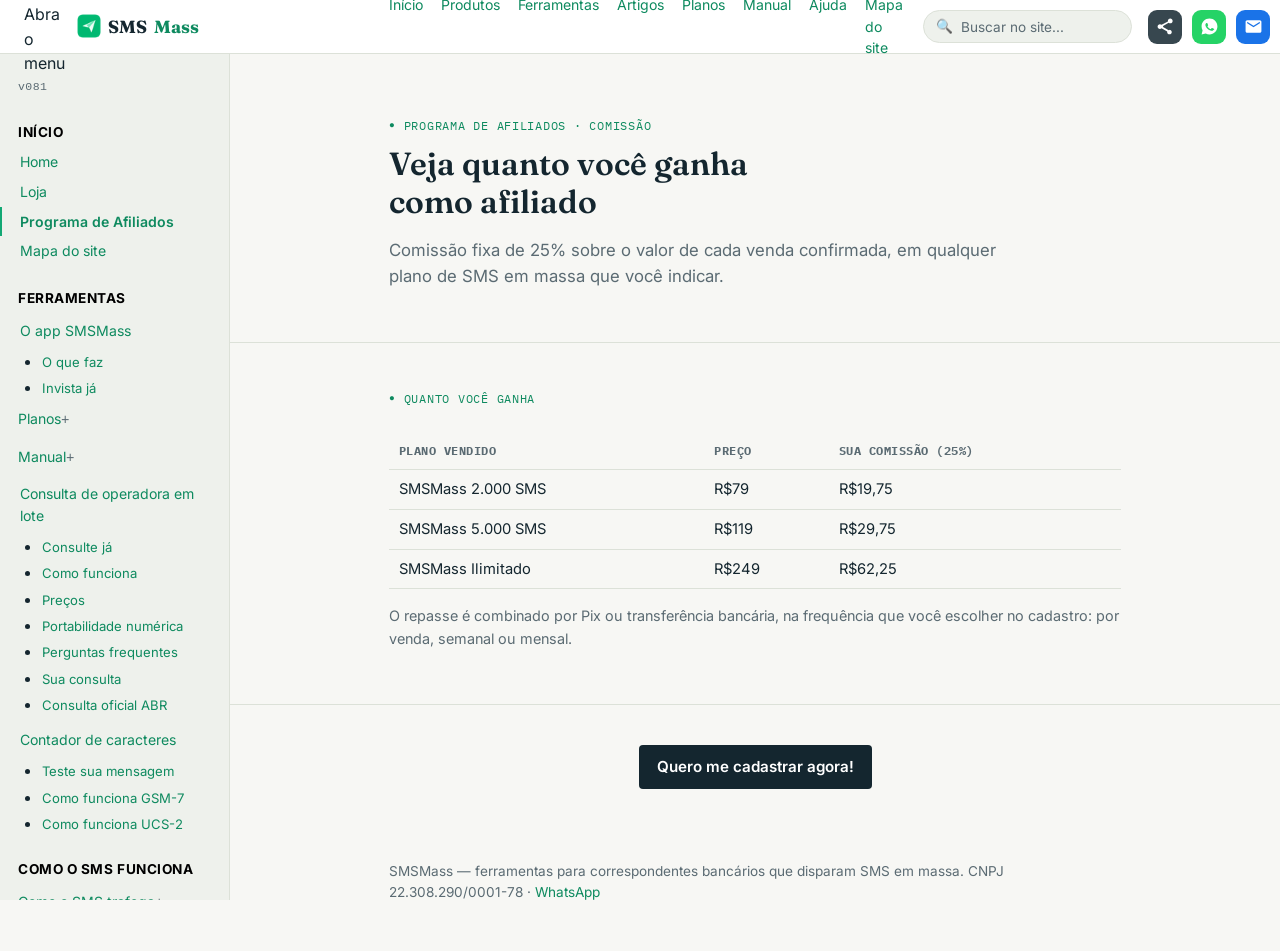
<file: afiliados-info.html>
<!DOCTYPE html>
<html lang="pt-BR">
<head>
<meta charset="UTF-8">
<meta name="viewport" content="width=device-width, initial-scale=1.0">
<link rel="icon" type="image/png" sizes="32x32" href="favicon-32.png">
<link rel="icon" type="image/png" sizes="16x16" href="favicon-16.png">
<link rel="apple-touch-icon" sizes="180x180" href="favicon-180.png">
<link rel="shortcut icon" href="favicon.ico">

<title>Comissão do Afiliado — SMSMass</title>
<meta name="description" content="Valores de comissão do Programa de Afiliados SMSMass e como funciona o cadastro.">
<meta name="robots" content="noindex, nofollow">
<link rel="canonical" href="https://smsmass.com.br/afiliados-info.html">
<meta property="og:type" content="website">
<meta property="og:title" content="Comissão do Afiliado — SMSMass">
<meta property="og:description" content="Valores de comissão do Programa de Afiliados SMSMass.">
<meta property="og:url" content="https://smsmass.com.br/afiliados-info.html">
<meta property="og:locale" content="pt_BR">
<meta name="twitter:card" content="summary">
<meta name="twitter:title" content="Comissão do Afiliado — SMSMass">
<meta name="twitter:description" content="Valores de comissão do Programa de Afiliados SMSMass.">
<link rel="stylesheet" href="style.css?v=57">
<style>
.topbar{
  position:fixed;top:0;left:0;right:0;z-index:100;
  background:#fff;border-bottom:1px solid var(--line);
  height:54px;display:flex;align-items:center;
  -webkit-transform:translateZ(0);transform:translateZ(0);will-change:transform;
}
.topbar-inner{
  width:100%;padding:0 24px;
  display:flex;align-items:center;justify-content:flex-start;gap:20px;
}
.topbar .brand{font-family:'Fraunces',serif;font-weight:700;font-size:1.1rem;}
.topbar .brand span{color:var(--green);}
.topbar nav{display:flex;gap:18px;font-size:.88rem;margin-left:170px;}
.topbar nav a{color:var(--green);}
.topbar nav a:hover{color:var(--navy);text-decoration:none;}

.topbar-right{margin-left:auto;display:flex;align-items:center;gap:12px;}
.topbar-search{
  display:flex;align-items:center;background:var(--paper-dim);
  border:1px solid var(--line);border-radius:20px;padding:5px 12px;font-size:.85rem;
}
.topbar-search input{
  border:none;background:transparent;outline:none;font-size:.85rem;width:160px;
  color:var(--navy);font-family:'Inter',sans-serif;
}
.topbar-search input::placeholder{color:var(--slate);}
.topbar-search .search-icon{color:var(--slate);margin-right:6px;}
.topbar-help{color:var(--green);font-size:.88rem;text-decoration:none;}
.topbar-help:hover{color:var(--navy);text-decoration:none;}

.topbar-icons{display:flex;align-items:center;gap:10px;margin-left:4px;}
.icon-link{color:#fff;display:inline-flex;align-items:center;justify-content:center;width:34px;height:34px;border-radius:9px;transition:transform .12s, opacity .12s;line-height:0;}
.icon-link svg{width:19px;height:19px;}
.icon-link:hover{transform:scale(1.08);opacity:.88;}
.icon-link.icon-share{background:#37474F;}
.icon-link.icon-whats{background:#25D366;}
.icon-link.icon-email{background:#1A73E8;}

.aviso-especial{color:#C0392B;font-weight:700;}
.sidebar-version{padding:4px 18px 12px;color:var(--slate);font-size:.72rem;letter-spacing:.04em;font-family:monospace;}

/* Search results dropdown */
.search-results{
  position:fixed;top:54px;right:24px;
  background:#fff;border:1px solid var(--line);border-radius:4px;
  width:340px;max-height:400px;overflow-y:auto;
  box-shadow:0 4px 12px rgba(0,0,0,0.08);
  z-index:200;display:none;
}
.search-results.show{display:block;}
.search-results a{
  display:block;padding:10px 14px;color:var(--navy);
  border-bottom:1px solid var(--line);text-decoration:none;font-size:.88rem;
}
.search-results a:last-child{border-bottom:none;}
.search-results a:hover{background:var(--paper-dim);}
.search-results .rtitle{color:var(--green);}
.search-results .rsnippet{color:var(--slate);font-size:.8rem;margin-top:2px;}
.search-results .rempty{padding:14px;color:var(--slate);font-size:.85rem;text-align:center;}

/* Sidebar */
.sidebar{
  position:fixed;top:54px;left:0;bottom:0;width:230px;
  background:var(--paper-dim);border-right:1px solid var(--line);
  overflow-y:auto;padding:20px 0;
  -webkit-transform:translateZ(0);transform:translateZ(0);will-change:transform;
}
.sidebar-group{margin-bottom:8px;}
.sidebar-label{
  font-family:'Inter',sans-serif;
  font-size:.85rem;letter-spacing:.04em;text-transform:uppercase;
  color:#000;font-weight:700;padding:14px 18px 4px;
}
.sidebar-group.compact a{padding:4px 18px;}
.sidebar a{
  display:block;padding:7px 18px;font-size:.88rem;color:var(--green);
  border-left:2px solid transparent;transition:border-color .12s, background .12s;
  text-decoration:none;
}
.sidebar a:hover{background:var(--paper);border-left-color:var(--green);text-decoration:none;color:var(--navy);}
.sidebar a.ativo{border-left-color:var(--green-bright);color:var(--green);font-weight:600;}

.sidebar .sublist{
  list-style:disc;
  margin:0 0 4px 42px;
  padding:0;
}
.sidebar .sublist li{margin:0;padding:0;}
.sidebar .sublist a{
  display:block;padding:3px 0;font-size:.82rem;color:var(--green);
  border-left:none;
}
.sidebar .sublist a:hover{color:var(--navy);background:transparent;text-decoration:underline;}

/* Sidebar: grupos colapsáveis (details/summary) */
.sidebar details{margin:0;}
.sidebar summary{
  list-style:none;cursor:pointer;display:block;
  padding:7px 18px;font-size:.88rem;
}
.sidebar summary::-webkit-details-marker{display:none;}
.sidebar summary::after{content:'+';color:var(--slate);font-family:monospace;}
.sidebar details[open] summary::after{content:'−';}
.sidebar summary a{display:inline;padding:0;border-left:none;}
.sidebar summary:hover{background:var(--paper);}
.sidebar details .sublist{margin-top:0;}
.sidebar .sublist + details summary{padding-top:2px;}

/* Main content */
.main{margin-left:230px;margin-top:54px;min-height:calc(100vh - 54px);}

/* Hamburger mobile */
.menu-toggle{display:none;background:none;border:none;cursor:pointer;padding:8px;}
.menu-toggle span{display:block;width:22px;height:2px;background:var(--navy);margin:4px 0;}

@media(max-width:768px){
  .sidebar{transform:translateX(-100%);transition:transform .2s;}
  .sidebar.open{transform:translateX(0);}
  .main{margin-left:0;}
  .menu-toggle{display:block;}
  .topbar nav{display:none;}
}
@media(max-width:1024px){
  .topbar-search{display:none;}
  .topbar-inner{padding:0 14px;gap:10px;}
  .topbar-icons{gap:6px;flex-shrink:0;}
  .icon-link{width:30px;height:30px;border-radius:8px;flex-shrink:0;}
  .icon-link svg{width:16px;height:16px;}
}
:target{scroll-margin-top:70px;}
.plans{display:grid;gap:20px;margin-top:32px;}
@media(min-width:640px){.plans{grid-template-columns:repeat(2,1fr);}}
@media(min-width:960px){.plans{grid-template-columns:repeat(4,1fr);}}

.plan{
  border:1px solid var(--line);
  border-radius:6px;
  padding:24px;
  background:var(--paper);
  display:flex;
  flex-direction:column;
  gap:12px;
}
.plan.destaque{
  border-color:var(--green);
  border-width:2px;
  position:relative;
}
.badge{
  position:absolute;
  top:-13px;
  left:50%;
  transform:translateX(-50%);
  background:var(--green);
  color:#fff;
  font-family:'IBM Plex Mono',monospace;
  font-size:.72rem;
  letter-spacing:.06em;
  text-transform:uppercase;
  padding:3px 12px;
  border-radius:20px;
  white-space:nowrap;
}
.plan-nome{font-family:'Fraunces',serif;font-size:1.2rem;font-weight:600;line-height:1.4;}
.plan-nome .plan-qtd{display:block;font-family:'IBM Plex Mono',monospace;font-size:.9rem;font-weight:600;color:var(--green);letter-spacing:.02em;}
.plan-preco{font-family:'IBM Plex Mono',monospace;font-size:2rem;font-weight:600;color:var(--navy);}
.plan-preco span{font-size:.95rem;font-weight:400;color:var(--slate);}
.plan-desc{color:var(--slate);font-size:.92rem;line-height:1.5;}
.plan-items{list-style:none;padding:0;margin:0;display:flex;flex-direction:column;gap:8px;}
.plan-items li{font-size:.92rem;padding-left:18px;position:relative;}
.plan-items li::before{content:'✓';position:absolute;left:0;color:var(--green);font-weight:600;}
.plan-btn{
  display:block;
  text-align:center;
  padding:12px;
  border-radius:4px;
  font-weight:600;
  font-size:.95rem;
  margin-top:auto;
  border:2px solid var(--navy);
  color:var(--navy);
  transition:background .15s, color .15s;
}
.plan-btn:hover{background:var(--dark-green);color:#fff;text-decoration:none;}
.plan.destaque .plan-btn{background:var(--dark-green);color:#fff;}
.plan.destaque .plan-btn:hover{background:var(--dark-green-hover);}

.faq{margin-top:14px;}
.faq-item{border-bottom:1px solid var(--line);padding:16px 0;}
.faq-item summary{font-weight:600;cursor:pointer;list-style:none;display:flex;justify-content:space-between;align-items:center;}
.faq-item summary::before{content:'●';font-size:.6rem;color:var(--green);margin-right:10px;}
.faq-item summary::after{content:'+';font-size:1.2rem;color:var(--slate);}
.faq-item[open] summary::after{content:'−';}
.faq-item p{margin:12px 0 0;color:var(--slate);font-size:.92rem;padding-left:20px;}
</style>
<link rel="manifest" href="manifest.json">
<meta name="theme-color" content="#ffffff">
<script src="pwa.js" defer></script>
</head>
<body>
<!-- Barra superior -->
<div class="topbar">
  <div class="topbar-inner">
    <div style="display:flex;align-items:center;gap:12px;">
      <button class="menu-toggle" onclick="document.querySelector('.sidebar').classList.toggle('open'); document.getElementById('menuHint').classList.remove('show'); localStorage.setItem('menuHintVisto','1');" aria-label="Menu">
        <span></span><span></span><span></span>
      </button>
      <div class="menu-hint" id="menuHint">↖ Abra o menu</div>
      <div class="brand"><a href="index.html" style="text-decoration:none;color:inherit;display:flex;align-items:center;gap:7px;"><img src="favicon-32.png" alt="" style="width:24px;height:24px;border-radius:6px;">SMS<span>Mass</span></a></div>
    </div>
    <nav>
      <a href="index.html">Início</a>
      <a href="planos.html#planos">Produtos</a>
      <a href="index.html#ferramentas">Ferramentas</a>
      <a href="index.html#artigos">Artigos</a>
      <a href="planos.html">Planos</a>
      <a href="manual.html">Manual</a>
      <a href="ajuda.html">Ajuda</a>
      <a href="mapa-do-site.html">Mapa do site</a>
    </nav>
    <div class="topbar-right">
      <div class="topbar-search">
        <span class="search-icon">🔍</span>
        <input type="text" id="siteSearch" placeholder="Buscar no site..." aria-label="Buscar no site">
      </div>
      <div class="topbar-icons">
        <a href="#" onclick="event.preventDefault();compartilharSite();" class="icon-link icon-share" aria-label="Compartilhar" title="Compartilhar"><svg viewBox="0 0 24 24" width="26" height="26" fill="currentColor" aria-hidden="true"><path d="M18 16.08c-.76 0-1.44.3-1.96.77L8.91 12.7c.05-.23.09-.46.09-.7s-.04-.47-.09-.7l7.05-4.11c.54.5 1.25.81 2.04.81 1.66 0 3-1.34 3-3s-1.34-3-3-3-3 1.34-3 3c0 .24.04.47.09.7L7.04 9.81C6.5 9.31 5.79 9 5 9c-1.66 0-3 1.34-3 3s1.34 3 3 3c.79 0 1.5-.31 2.04-.81l7.12 4.16c-.05.21-.08.43-.08.65 0 1.61 1.31 2.92 2.92 2.92 1.61 0 2.92-1.31 2.92-2.92s-1.31-2.92-2.92-2.92z"/></svg></a>
        <a href="https://wa.me/5531991271321?text=Ol%C3%A1%2C%20vim%20pelo%20site%20SMSMass" target="_blank" rel="noopener" class="icon-link icon-whats" aria-label="Falar no WhatsApp" title="Falar no WhatsApp"><svg viewBox="0 0 24 24" width="26" height="26" fill="currentColor" aria-hidden="true"><path d="M12 2C6.48 2 2 6.48 2 12c0 1.77.46 3.45 1.27 4.9L2 22l5.24-1.24C8.63 21.55 10.27 22 12 22c5.52 0 10-4.48 10-10S17.52 2 12 2zm5.2 14.1c-.22.62-1.28 1.2-1.77 1.24-.45.05-.92.22-3.1-.65-2.62-1.05-4.3-3.68-4.44-3.85-.13-.18-1.05-1.4-1.05-2.67 0-1.27.67-1.89.9-2.15.23-.25.5-.31.67-.31h.47c.15 0 .35-.03.55.42.22.5.75 1.78.81 1.9.07.14.11.29.02.47-.08.18-.13.29-.26.44-.13.16-.28.35-.4.47-.13.13-.27.28-.11.55.15.28.7 1.16 1.51 1.88 1.04.92 1.92 1.22 2.2 1.36.28.14.44.13.6-.04.18-.18.72-.83.91-1.11.2-.29.4-.24.65-.14.27.09 1.67.77 1.95.92.28.14.47.21.55.33.07.11.07.66-.15 1.25z"/></svg></a>
        <a href="mailto:dev-io@outlook.com" class="icon-link icon-email" aria-label="Enviar e-mail" title="Enviar e-mail"><svg viewBox="0 0 24 24" width="26" height="26" fill="currentColor" aria-hidden="true"><path d="M20 4H4c-1.1 0-1.99.9-1.99 2L2 18c0 1.1.9 2 2 2h16c1.1 0 2-.9 2-2V6c0-1.1-.9-2-2-2zm0 4l-8 5-8-5V6l8 5 8-5v2z"/></svg></a>
      </div>
    </div>
  </div>
</div>
<div id="searchResults" class="search-results"></div>

<!-- Sidebar esquerda -->
<div class="sidebar">
  <div class="sidebar-version">v081</div>
  <div class="sidebar-group compact">
    <div class="sidebar-label">Início</div>
    <a href="index.html">Home</a>
    <a href="loja.html">Loja</a>
    <a href="afiliados.html" class="ativo">Programa de Afiliados</a>
    <a href="mapa-do-site.html">Mapa do site</a>
    <a href="#" class="pwa-instalar" style="display:none">📲 Instalar no celular</a>
  </div>

  <div class="sidebar-group">
    <div class="sidebar-label">Ferramentas</div>
    <a href="index.html">O app SMSMass</a>
    <ul class="sublist">
      <li><a href="index.html#o-que-faz">O que faz</a></li>
      <li><a href="index.html#planos">Invista já</a></li>
    </ul>
    <details>
      <summary><a href="planos.html">Planos</a></summary>
      <ul class="sublist">
        <li><a href="planos.html#planos">Planos e preços</a></li>
        <li><a href="planos.html#faq">Perguntas frequentes</a></li>
        <li><a href="manual.html#ativar-licenca">Ativar minha licença</a></li>
        <li><a href="manual.html#ativar-licenca">Recuperar minha chave</a></li>
      </ul>
    </details>
    <details>
      <summary><a href="manual.html">Manual</a></summary>
      <ul class="sublist">
        <li><a href="manual.html#conhecendo-o-app">Conhecendo o app</a></li>
        <li><a href="manual.html#como-usar">Como usar</a></li>
        <li><a href="manual.html#requisitos">Requisitos</a></li>
        <li><a href="manual.html#instalacao">Instalação</a></li>
        <li><a href="manual.html#reinstalacao">Reinstalação</a></li>
        <li><a href="manual.html#legislacao">Legislação</a></li>
        <li><a href="manual.html#criando-mensagem">Criando sua mensagem</a></li>
        <li><a href="manual.html#obter-contatos">Link dos contatos</a></li>
        <li><a href="manual.html#ativar-licenca">Ativar ou recuperar a licença</a></li>
        <li><a href="manual.html#intervalo-disparos">Intervalo entre disparos</a></li>
        <li><a href="manual.html#intervalo-de-ate">Usar intervalo De/Até</a></li>
        <li><a href="manual.html#enviando">Enviando</a></li>
        <li><a href="manual.html#relatorio">Ler o relatório</a></li>
        <li><a href="manual.html#envio-avulso">Envio avulso</a></li>
        <li><a href="manual.html#possiveis-problemas">Possíveis problemas</a></li>
        <li><a href="manual.html#faq">Perguntas frequentes</a></li>
      </ul>
    </details>
    <a href="consulta-operadora.html">Consulta de operadora em lote</a>
    <ul class="sublist">
      <li><a href="consultas-executar.html">Consulte já</a></li>
      <li><a href="consulta-operadora.html#como-funciona">Como funciona</a></li>
      <li><a href="consulta-operadora.html#precos">Preços</a></li>
      <li><a href="simulador-operadora.html#portabilidade">Portabilidade numérica</a></li>
      <li><a href="consulta-operadora.html#faq">Perguntas frequentes</a></li>
      <li><a href="sua-consulta.html">Sua consulta</a></li>
      <li><a href="simulador-operadora.html#abr">Consulta oficial ABR</a></li>
    </ul>
    <a href="contador-caracteres.html">Contador de caracteres</a>
    <ul class="sublist">
      <li><a href="contador-caracteres.html#teste">Teste sua mensagem</a></li>
      <li><a href="contador-caracteres.html#gsm7">Como funciona GSM-7</a></li>
      <li><a href="contador-caracteres.html#ucs2">Como funciona UCS-2</a></li>
    </ul>
  </div>

  <div class="sidebar-group">
    <div class="sidebar-label">Como o SMS funciona</div>
    <details>
      <summary><a href="como-sms-trafega.html">Como o SMS trafega</a></summary>
      <ul class="sublist">
      <li><a href="como-sms-trafega.html#smsc">SMSC</a></li>
      <li><a href="como-sms-trafega.html#smpp-ss7">SMPP e SS7</a></li>
    </ul>
    </details>
    <details>
      <summary><a href="gsm7-ucs2.html">GSM-7 vs UCS-2</a></summary>
      <ul class="sublist">
      <li><a href="gsm7-ucs2.html#padrao-gsm7">O padrão GSM-7</a></li>
      <li><a href="gsm7-ucs2.html#quando-ucs2">Quando UCS-2 ativa</a></li>
    </ul>
    </details>
  </div>

  <div class="sidebar-group">
    <div class="sidebar-label">Comparação e uso</div>
    <a href="rcs.html">RCS</a>
    <a href="sms-vs-whatsapp.html">SMS vs WhatsApp vs RCS</a>
    <details>
      <summary><a href="legislacao-sms.html">SMS marketing e LGPD</a></summary>
      <ul class="sublist">
      <li><a href="legislacao-sms.html#opt-out">Opt-out</a></li>
      <li><a href="legislacao-sms.html#bloqueio">Bloqueio na operadora</a></li>
    </ul>
    </details>
  </div>

  <div class="sidebar-group">
    <div class="sidebar-label">Recursos externos</div>
    <details>
      <summary><a href="sms-avulso-operadoras.html">SMS avulso via operadoras</a></summary>
      <ul class="sublist">
      <li><a href="sms-avulso-operadoras.html#tarifas">Tarifas das operadoras</a></li>
      <li><a href="sms-avulso-operadoras.html#plataformas">Plataformas web</a></li>
      <li><a href="sms-avulso-operadoras.html#avulso-faq">Perguntas frequentes</a></li>
    </ul>
    </details>
    <details>
      <summary><a href="sms-massa-chipeiras.html">SMS em massa por chipeiras</a></summary>
      <ul class="sublist">
      <li><a href="sms-massa-chipeiras.html#o-que-e">O que é uma chipeira</a></li>
      <li><a href="sms-massa-chipeiras.html#custo">Componentes do custo</a></li>
      <li><a href="sms-massa-chipeiras.html#comprar">Onde comprar</a></li>
      <li><a href="sms-massa-chipeiras.html#chipeira-faq">Perguntas frequentes</a></li>
    </ul>
    </details>
  </div>

  <div class="sidebar-scroll-hint"><span>↓</span></div>
</div>

<div class="main">




<div class="hero">
  <div class="wrap">
    <div class="hop">Programa de Afiliados · Comissão</div>
    <h1>Veja quanto você ganha como afiliado</h1>
    <p class="lede">Comissão fixa de 25% sobre o valor de cada venda confirmada, em qualquer plano de SMS em massa que você indicar.</p>
  </div>
</div>

<section>
  <div class="wrap">
    <div class="hop">Quanto você ganha</div>
    <div class="table-scroll"><table>
      <tr><th>Plano vendido</th><th>Preço</th><th>Sua comissão (25%)</th></tr>
      <tr><td>SMSMass 2.000 SMS</td><td>R$79</td><td>R$19,75</td></tr>
      <tr><td>SMSMass 5.000 SMS</td><td>R$119</td><td>R$29,75</td></tr>
      <tr><td>SMSMass Ilimitado</td><td>R$249</td><td>R$62,25</td></tr>
    </table></div>
    <p style="margin-top:14px;color:var(--slate);font-size:.9rem;">O repasse é combinado por Pix ou transferência bancária, na frequência que você escolher no cadastro: por venda, semanal ou mensal.</p>
  </div>
</section>

<section style="text-align:center;">
  <div class="wrap">
    <a href="afiliados-cadastro.html" class="btn">Quero me cadastrar agora!</a>
  </div>
</section>


<footer>
  <div class="wrap">SMSMass — ferramentas para correspondentes bancários que disparam SMS em massa. CNPJ 22.308.290/0001-78 · <a href="https://wa.me/5531991271321" target="_blank" rel="noopener">WhatsApp</a></div>
</footer>

</div><!-- /main -->
<script>
// Search index: title, description, url
const searchIndex = [
  {t:"Home",d:"Página inicial do SMSMass",u:"index.html"},
  {t:"Planos",d:"Trial, 2000, 5000 SMS ou ilimitado",u:"planos.html"},
  {t:"Loja",d:"Todos os produtos: planos de SMS, consultas e afiliados",u:"loja.html"},
  {t:"Consultas e Afiliados",d:"Consulta de operadora e portabilidade em lote",u:"consultas.html"},
  {t:"Programa de Afiliados",d:"Ganhe comissão indicando o SMSMass",u:"afiliados.html"},
  {t:"Contador de caracteres SMS",d:"GSM-7, UCS-2 e cálculo de segmentos",u:"contador-caracteres.html"},
  {t:"Simulador de operadora",d:"Consulta oficial ABR e portabilidade",u:"simulador-operadora.html"},
  {t:"Consulta de operadora em lote",d:"Recurso pago do site: consulta a operadora atual de toda a planilha",u:"consulta-operadora.html"},
  {t:"Rodar consulta de operadora",d:"Consulte já: envie o CSV e receba o resultado por e-mail",u:"consultas-executar.html"},
  {t:"Sua consulta",d:"Já é cliente? Rode sua consulta com os créditos que restarem",u:"sua-consulta.html"},
  {t:"Como o SMS trafega",d:"SMSC, SMPP e SS7",u:"como-sms-trafega.html"},
  {t:"GSM-7 vs UCS-2",d:"Por que o SMS tem limite de 160 caracteres",u:"gsm7-ucs2.html"},
  {t:"SMS vs WhatsApp vs RCS",d:"Comparação para cobrança e consignado",u:"sms-vs-whatsapp.html"},
  {t:"RCS",d:"Cobertura no Brasil e por que o SMSMass ainda nao envia por RCS",u:"rcs.html"},
  {t:"SMS marketing e LGPD",d:"Opt-out e bloqueio na operadora",u:"legislacao-sms.html"},
  {t:"SMS avulso via operadoras",d:"Vivo, Claro, TIM, Oi e plataformas web",u:"sms-avulso-operadoras.html"},
  {t:"SMS em massa por chipeiras",d:"Hardware GSM para disparo em volume",u:"sms-massa-chipeiras.html"},
  {t:"Manual do App",d:"Guia completo de uso do SMSMass, tudo em uma pagina",u:"manual.html"},
  {t:"Requisitos",d:"O que o celular precisa ter para rodar o SMSMass",u:"manual.html#requisitos"},
  {t:"Instalacao",d:"Instalar o APK e conceder permissao de SMS",u:"manual.html#instalacao"},
  {t:"Reinstalacao",d:"Como reinstalar o app corretamente",u:"manual.html#reinstalacao"},
  {t:"Legislacao",d:"Base legal LGPD e regras para uso eleitoral",u:"manual.html#legislacao"},
  {t:"Criando sua mensagem",d:"Limite de 160 caracteres e mesclagem com a planilha",u:"manual.html#criando-mensagem"},
  {t:"Link dos contatos",d:"Modelo de planilha e preparacao do Google Sheets",u:"manual.html#obter-contatos"},
  {t:"Contatos da agenda",d:"Escolher contatos direto da agenda do celular, sem planilha",u:"manual.html#contatos-agenda"},
  {t:"Como ativar a licenca",d:"Trial e planos pagos",u:"manual.html#ativar-licenca"},
  {t:"Intervalo entre disparos",d:"Ajuste de tempo entre SMS",u:"manual.html#intervalo-disparos"},
  {t:"Usar intervalo De/Ate",d:"Disparar parte da lista",u:"manual.html#intervalo-de-ate"},
  {t:"Enviando",d:"O que aparece na tela durante o disparo",u:"manual.html#enviando"},
  {t:"Ler o relatorio",d:"Interpretacao do report de envios",u:"manual.html#relatorio"},
  {t:"Envio avulso",d:"Enviar SMS para um contato ou poucos",u:"manual.html#envio-avulso"},
  {t:"Possiveis problemas",d:"Envio parou, limite do plano com saldo, tela apagada, retomar com De/Ate, onde fica o relatorio",u:"manual.html#possiveis-problemas"},
  {t:"Manual - Perguntas frequentes",d:"Duvidas comuns sobre o app",u:"manual.html#faq"},
  {t:"Ajuda",d:"FAQ geral e contato",u:"ajuda.html"},
  {t:"Mapa do site",d:"Todas as páginas do SMSMass em um só lugar",u:"mapa-do-site.html"}
];

function normalizar(s){
  return s.toLowerCase().normalize("NFD").replace(/[\u0300-\u036f]/g,"");
}
function buscar(q){
  const nq = normalizar(q);
  if(nq.length < 2) return [];
  return searchIndex.filter(i =>
    normalizar(i.t).includes(nq) || normalizar(i.d).includes(nq)
  ).slice(0,10);
}
function renderResultados(items){
  const box = document.getElementById("searchResults");
  if(items.length === 0){
    box.innerHTML = '<div class="rempty">Nada encontrado.</div>';
    box.classList.add("show");
    return;
  }
  box.innerHTML = items.map(i =>
    '<a href="' + i.u + '"><div class="rtitle">' + i.t + '</div><div class="rsnippet">' + i.d + '</div></a>'
  ).join("");
  box.classList.add("show");
}
document.addEventListener("DOMContentLoaded", function(){
  const inp = document.getElementById("siteSearch");
  const box = document.getElementById("searchResults");
  if(inp){
    inp.addEventListener("input", function(){
      const r = buscar(this.value);
      if(this.value.trim().length < 2){ box.classList.remove("show"); return; }
      renderResultados(r);
    });
    inp.addEventListener("blur", function(){ setTimeout(()=>box.classList.remove("show"), 200); });
    inp.addEventListener("focus", function(){ if(this.value.trim().length >= 2){ renderResultados(buscar(this.value)); } });
  }
});

// Compartilhar site
function compartilharSite(){
  const url = "https://smsmass.com.br";
  const txt = "Olha o site do SMSMass - disparo de SMS em massa direto do celular Android: " + url;
  if(navigator.share){
    navigator.share({title:"SMSMass", text:"Disparo de SMS em massa", url:url}).catch(()=>{});
  } else {
    window.open("https://wa.me/?text=" + encodeURIComponent(txt), "_blank");
  }
}
</script>

<script>
if (window.innerWidth <= 768 && !localStorage.getItem('menuHintVisto')) {
  var hint = document.getElementById('menuHint');
  if (hint) { hint.classList.add('show'); }
}
</script>
</body>
</html>
</file>
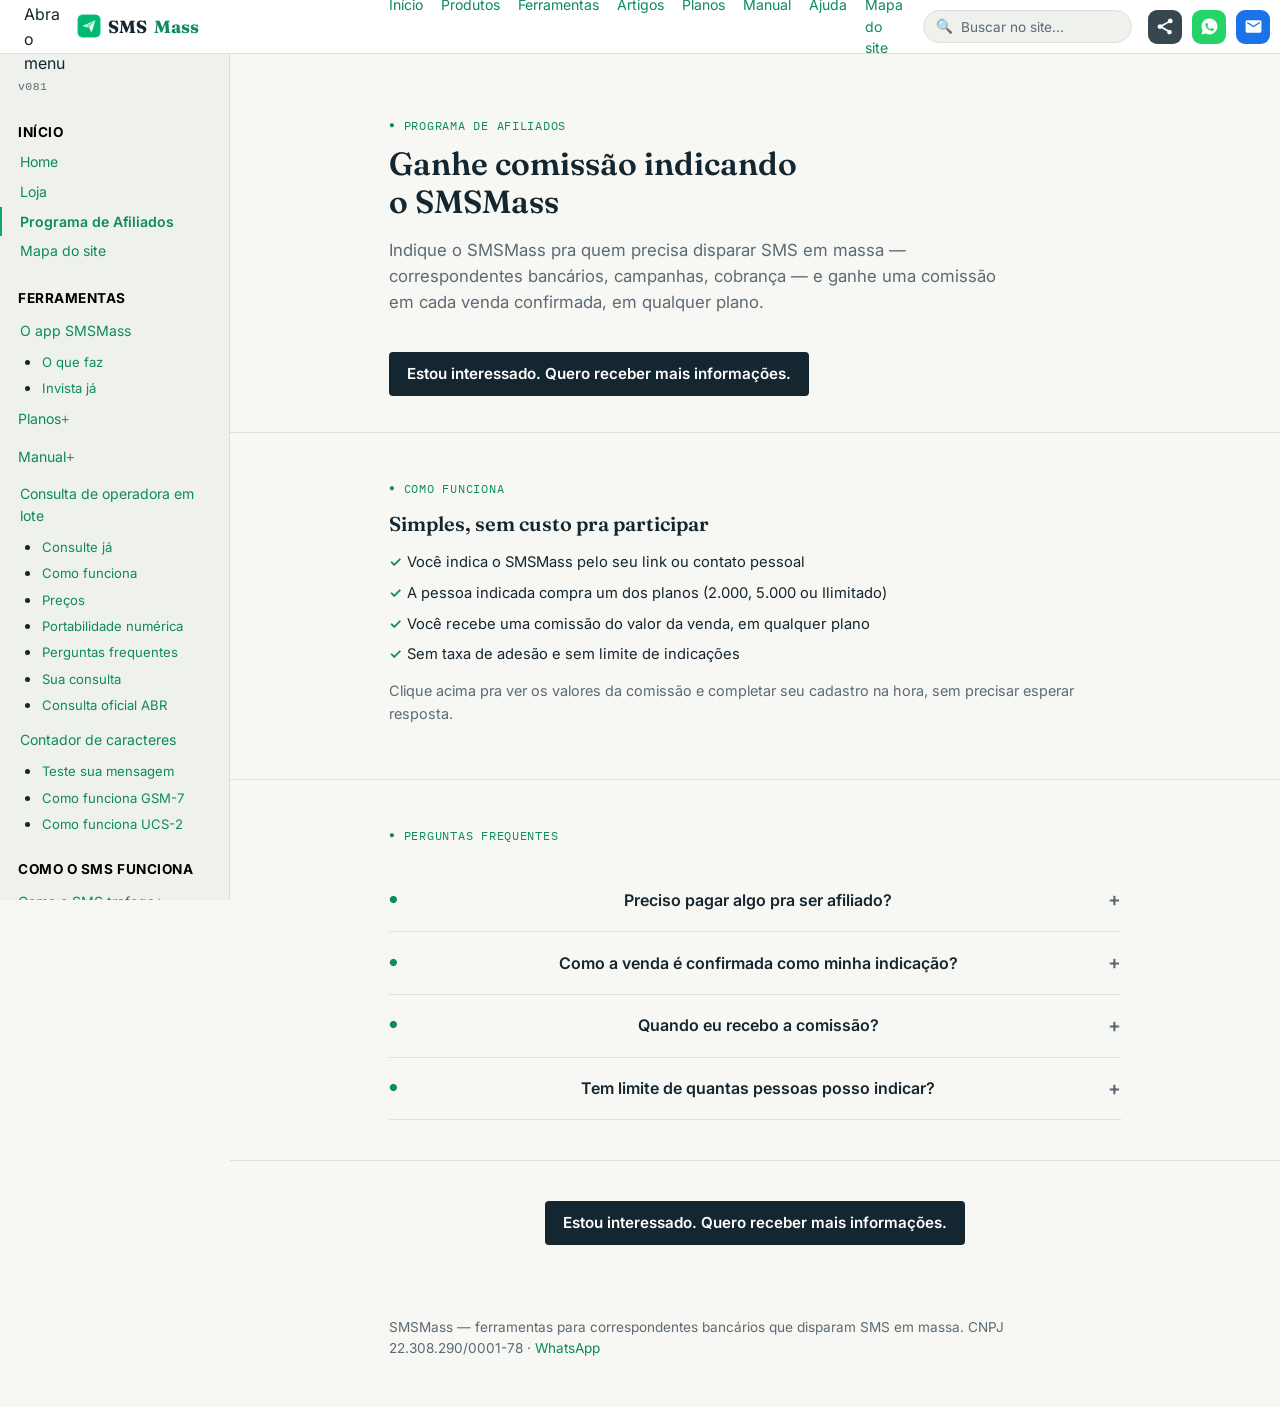
<file: afiliados.html>
<!DOCTYPE html>
<html lang="pt-BR">
<head>
<meta charset="UTF-8">
<meta name="viewport" content="width=device-width, initial-scale=1.0">
<link rel="icon" type="image/png" sizes="32x32" href="favicon-32.png">
<link rel="icon" type="image/png" sizes="16x16" href="favicon-16.png">
<link rel="apple-touch-icon" sizes="180x180" href="favicon-180.png">
<link rel="shortcut icon" href="favicon.ico">

<title>Programa de Afiliados — Ganhe 25% Indicando o SMSMass</title>
<meta name="description" content="Torne-se afiliado do SMSMass e ganhe 25% de comissão flat em cada venda confirmada, em qualquer plano. Sem custo para participar.">
<link rel="canonical" href="https://smsmass.com.br/afiliados.html">
<meta property="og:type" content="website">
<meta property="og:title" content="Programa de Afiliados — SMSMass">
<meta property="og:description" content="Ganhe 25% de comissão indicando o SMSMass, em qualquer plano vendido.">
<meta property="og:url" content="https://smsmass.com.br/afiliados.html">
<meta property="og:locale" content="pt_BR">
<meta name="twitter:card" content="summary">
<meta name="twitter:title" content="Programa de Afiliados — SMSMass">
<meta name="twitter:description" content="Ganhe 25% de comissão indicando o SMSMass, em qualquer plano vendido.">
<link rel="stylesheet" href="style.css?v=57">
<style>
.topbar{
  position:fixed;top:0;left:0;right:0;z-index:100;
  background:#fff;border-bottom:1px solid var(--line);
  height:54px;display:flex;align-items:center;
  -webkit-transform:translateZ(0);transform:translateZ(0);will-change:transform;
}
.topbar-inner{
  width:100%;padding:0 24px;
  display:flex;align-items:center;justify-content:flex-start;gap:20px;
}
.topbar .brand{font-family:'Fraunces',serif;font-weight:700;font-size:1.1rem;}
.topbar .brand span{color:var(--green);}
.topbar nav{display:flex;gap:18px;font-size:.88rem;margin-left:170px;}
.topbar nav a{color:var(--green);}
.topbar nav a:hover{color:var(--navy);text-decoration:none;}

.topbar-right{margin-left:auto;display:flex;align-items:center;gap:12px;}
.topbar-search{
  display:flex;align-items:center;background:var(--paper-dim);
  border:1px solid var(--line);border-radius:20px;padding:5px 12px;font-size:.85rem;
}
.topbar-search input{
  border:none;background:transparent;outline:none;font-size:.85rem;width:160px;
  color:var(--navy);font-family:'Inter',sans-serif;
}
.topbar-search input::placeholder{color:var(--slate);}
.topbar-search .search-icon{color:var(--slate);margin-right:6px;}
.topbar-help{color:var(--green);font-size:.88rem;text-decoration:none;}
.topbar-help:hover{color:var(--navy);text-decoration:none;}

.topbar-icons{display:flex;align-items:center;gap:10px;margin-left:4px;}
.icon-link{color:#fff;display:inline-flex;align-items:center;justify-content:center;width:34px;height:34px;border-radius:9px;transition:transform .12s, opacity .12s;line-height:0;}
.icon-link svg{width:19px;height:19px;}
.icon-link:hover{transform:scale(1.08);opacity:.88;}
.icon-link.icon-share{background:#37474F;}
.icon-link.icon-whats{background:#25D366;}
.icon-link.icon-email{background:#1A73E8;}

.aviso-especial{color:#C0392B;font-weight:700;}
.sidebar-version{padding:4px 18px 12px;color:var(--slate);font-size:.72rem;letter-spacing:.04em;font-family:monospace;}

/* Search results dropdown */
.search-results{
  position:fixed;top:54px;right:24px;
  background:#fff;border:1px solid var(--line);border-radius:4px;
  width:340px;max-height:400px;overflow-y:auto;
  box-shadow:0 4px 12px rgba(0,0,0,0.08);
  z-index:200;display:none;
}
.search-results.show{display:block;}
.search-results a{
  display:block;padding:10px 14px;color:var(--navy);
  border-bottom:1px solid var(--line);text-decoration:none;font-size:.88rem;
}
.search-results a:last-child{border-bottom:none;}
.search-results a:hover{background:var(--paper-dim);}
.search-results .rtitle{color:var(--green);}
.search-results .rsnippet{color:var(--slate);font-size:.8rem;margin-top:2px;}
.search-results .rempty{padding:14px;color:var(--slate);font-size:.85rem;text-align:center;}

/* Sidebar */
.sidebar{
  position:fixed;top:54px;left:0;bottom:0;width:230px;
  background:var(--paper-dim);border-right:1px solid var(--line);
  overflow-y:auto;padding:20px 0;
  -webkit-transform:translateZ(0);transform:translateZ(0);will-change:transform;
}
.sidebar-group{margin-bottom:8px;}
.sidebar-label{
  font-family:'Inter',sans-serif;
  font-size:.85rem;letter-spacing:.04em;text-transform:uppercase;
  color:#000;font-weight:700;padding:14px 18px 4px;
}
.sidebar-group.compact a{padding:4px 18px;}
.sidebar a{
  display:block;padding:7px 18px;font-size:.88rem;color:var(--green);
  border-left:2px solid transparent;transition:border-color .12s, background .12s;
  text-decoration:none;
}
.sidebar a:hover{background:var(--paper);border-left-color:var(--green);text-decoration:none;color:var(--navy);}
.sidebar a.ativo{border-left-color:var(--green-bright);color:var(--green);font-weight:600;}

.sidebar .sublist{
  list-style:disc;
  margin:0 0 4px 42px;
  padding:0;
}
.sidebar .sublist li{margin:0;padding:0;}
.sidebar .sublist a{
  display:block;padding:3px 0;font-size:.82rem;color:var(--green);
  border-left:none;
}
.sidebar .sublist a:hover{color:var(--navy);background:transparent;text-decoration:underline;}

/* Sidebar: grupos colapsáveis (details/summary) */
.sidebar details{margin:0;}
.sidebar summary{
  list-style:none;cursor:pointer;display:block;
  padding:7px 18px;font-size:.88rem;
}
.sidebar summary::-webkit-details-marker{display:none;}
.sidebar summary::after{content:'+';color:var(--slate);font-family:monospace;}
.sidebar details[open] summary::after{content:'−';}
.sidebar summary a{display:inline;padding:0;border-left:none;}
.sidebar summary:hover{background:var(--paper);}
.sidebar details .sublist{margin-top:0;}
.sidebar .sublist + details summary{padding-top:2px;}

/* Main content */
.main{margin-left:230px;margin-top:54px;min-height:calc(100vh - 54px);}

/* Hamburger mobile */
.menu-toggle{display:none;background:none;border:none;cursor:pointer;padding:8px;}
.menu-toggle span{display:block;width:22px;height:2px;background:var(--navy);margin:4px 0;}

@media(max-width:768px){
  .sidebar{transform:translateX(-100%);transition:transform .2s;}
  .sidebar.open{transform:translateX(0);}
  .main{margin-left:0;}
  .menu-toggle{display:block;}
  .topbar nav{display:none;}
}
@media(max-width:1024px){
  .topbar-search{display:none;}
  .topbar-inner{padding:0 14px;gap:10px;}
  .topbar-icons{gap:6px;flex-shrink:0;}
  .icon-link{width:30px;height:30px;border-radius:8px;flex-shrink:0;}
  .icon-link svg{width:16px;height:16px;}
}
:target{scroll-margin-top:70px;}
.plans{display:grid;gap:20px;margin-top:32px;}
@media(min-width:640px){.plans{grid-template-columns:repeat(2,1fr);}}
@media(min-width:960px){.plans{grid-template-columns:repeat(4,1fr);}}

.plan{
  border:1px solid var(--line);
  border-radius:6px;
  padding:24px;
  background:var(--paper);
  display:flex;
  flex-direction:column;
  gap:12px;
}
.plan.destaque{
  border-color:var(--green);
  border-width:2px;
  position:relative;
}
.badge{
  position:absolute;
  top:-13px;
  left:50%;
  transform:translateX(-50%);
  background:var(--green);
  color:#fff;
  font-family:'IBM Plex Mono',monospace;
  font-size:.72rem;
  letter-spacing:.06em;
  text-transform:uppercase;
  padding:3px 12px;
  border-radius:20px;
  white-space:nowrap;
}
.plan-nome{font-family:'Fraunces',serif;font-size:1.2rem;font-weight:600;line-height:1.4;}
.plan-nome .plan-qtd{display:block;font-family:'IBM Plex Mono',monospace;font-size:.9rem;font-weight:600;color:var(--green);letter-spacing:.02em;}
.plan-preco{font-family:'IBM Plex Mono',monospace;font-size:2rem;font-weight:600;color:var(--navy);}
.plan-preco span{font-size:.95rem;font-weight:400;color:var(--slate);}
.plan-desc{color:var(--slate);font-size:.92rem;line-height:1.5;}
.plan-items{list-style:none;padding:0;margin:0;display:flex;flex-direction:column;gap:8px;}
.plan-items li{font-size:.92rem;padding-left:18px;position:relative;}
.plan-items li::before{content:'✓';position:absolute;left:0;color:var(--green);font-weight:600;}
.plan-btn{
  display:block;
  text-align:center;
  padding:12px;
  border-radius:4px;
  font-weight:600;
  font-size:.95rem;
  margin-top:auto;
  border:2px solid var(--navy);
  color:var(--navy);
  transition:background .15s, color .15s;
}
.plan-btn:hover{background:var(--dark-green);color:#fff;text-decoration:none;}
.plan.destaque .plan-btn{background:var(--dark-green);color:#fff;}
.plan.destaque .plan-btn:hover{background:var(--dark-green-hover);}

.faq{margin-top:14px;}
.faq-item{border-bottom:1px solid var(--line);padding:16px 0;}
.faq-item summary{font-weight:600;cursor:pointer;list-style:none;display:flex;justify-content:space-between;align-items:center;}
.faq-item summary::before{content:'●';font-size:.6rem;color:var(--green);margin-right:10px;}
.faq-item summary::after{content:'+';font-size:1.2rem;color:var(--slate);}
.faq-item[open] summary::after{content:'−';}
.faq-item p{margin:12px 0 0;color:var(--slate);font-size:.92rem;padding-left:20px;}
</style>
<link rel="manifest" href="manifest.json">
<meta name="theme-color" content="#ffffff">
<script src="pwa.js" defer></script>
</head>
<body>
<!-- Barra superior -->
<div class="topbar">
  <div class="topbar-inner">
    <div style="display:flex;align-items:center;gap:12px;">
      <button class="menu-toggle" onclick="document.querySelector('.sidebar').classList.toggle('open'); document.getElementById('menuHint').classList.remove('show'); localStorage.setItem('menuHintVisto','1');" aria-label="Menu">
        <span></span><span></span><span></span>
      </button>
      <div class="menu-hint" id="menuHint">↖ Abra o menu</div>
      <div class="brand"><a href="index.html" style="text-decoration:none;color:inherit;display:flex;align-items:center;gap:7px;"><img src="favicon-32.png" alt="" style="width:24px;height:24px;border-radius:6px;">SMS<span>Mass</span></a></div>
    </div>
    <nav>
      <a href="index.html">Início</a>
      <a href="planos.html#planos">Produtos</a>
      <a href="index.html#ferramentas">Ferramentas</a>
      <a href="index.html#artigos">Artigos</a>
      <a href="planos.html">Planos</a>
      <a href="manual.html">Manual</a>
      <a href="ajuda.html">Ajuda</a>
      <a href="mapa-do-site.html">Mapa do site</a>
    </nav>
    <div class="topbar-right">
      <div class="topbar-search">
        <span class="search-icon">🔍</span>
        <input type="text" id="siteSearch" placeholder="Buscar no site..." aria-label="Buscar no site">
      </div>
      <div class="topbar-icons">
        <a href="#" onclick="event.preventDefault();compartilharSite();" class="icon-link icon-share" aria-label="Compartilhar" title="Compartilhar"><svg viewBox="0 0 24 24" width="26" height="26" fill="currentColor" aria-hidden="true"><path d="M18 16.08c-.76 0-1.44.3-1.96.77L8.91 12.7c.05-.23.09-.46.09-.7s-.04-.47-.09-.7l7.05-4.11c.54.5 1.25.81 2.04.81 1.66 0 3-1.34 3-3s-1.34-3-3-3-3 1.34-3 3c0 .24.04.47.09.7L7.04 9.81C6.5 9.31 5.79 9 5 9c-1.66 0-3 1.34-3 3s1.34 3 3 3c.79 0 1.5-.31 2.04-.81l7.12 4.16c-.05.21-.08.43-.08.65 0 1.61 1.31 2.92 2.92 2.92 1.61 0 2.92-1.31 2.92-2.92s-1.31-2.92-2.92-2.92z"/></svg></a>
        <a href="https://wa.me/5531991271321?text=Ol%C3%A1%2C%20vim%20pelo%20site%20SMSMass" target="_blank" rel="noopener" class="icon-link icon-whats" aria-label="Falar no WhatsApp" title="Falar no WhatsApp"><svg viewBox="0 0 24 24" width="26" height="26" fill="currentColor" aria-hidden="true"><path d="M12 2C6.48 2 2 6.48 2 12c0 1.77.46 3.45 1.27 4.9L2 22l5.24-1.24C8.63 21.55 10.27 22 12 22c5.52 0 10-4.48 10-10S17.52 2 12 2zm5.2 14.1c-.22.62-1.28 1.2-1.77 1.24-.45.05-.92.22-3.1-.65-2.62-1.05-4.3-3.68-4.44-3.85-.13-.18-1.05-1.4-1.05-2.67 0-1.27.67-1.89.9-2.15.23-.25.5-.31.67-.31h.47c.15 0 .35-.03.55.42.22.5.75 1.78.81 1.9.07.14.11.29.02.47-.08.18-.13.29-.26.44-.13.16-.28.35-.4.47-.13.13-.27.28-.11.55.15.28.7 1.16 1.51 1.88 1.04.92 1.92 1.22 2.2 1.36.28.14.44.13.6-.04.18-.18.72-.83.91-1.11.2-.29.4-.24.65-.14.27.09 1.67.77 1.95.92.28.14.47.21.55.33.07.11.07.66-.15 1.25z"/></svg></a>
        <a href="mailto:dev-io@outlook.com" class="icon-link icon-email" aria-label="Enviar e-mail" title="Enviar e-mail"><svg viewBox="0 0 24 24" width="26" height="26" fill="currentColor" aria-hidden="true"><path d="M20 4H4c-1.1 0-1.99.9-1.99 2L2 18c0 1.1.9 2 2 2h16c1.1 0 2-.9 2-2V6c0-1.1-.9-2-2-2zm0 4l-8 5-8-5V6l8 5 8-5v2z"/></svg></a>
      </div>
    </div>
  </div>
</div>
<div id="searchResults" class="search-results"></div>

<!-- Sidebar esquerda -->
<div class="sidebar">
  <div class="sidebar-version">v081</div>
  <div class="sidebar-group compact">
    <div class="sidebar-label">Início</div>
    <a href="index.html">Home</a>
    <a href="loja.html">Loja</a>
    <a href="afiliados.html" class="ativo">Programa de Afiliados</a>
    <a href="mapa-do-site.html">Mapa do site</a>
    <a href="#" class="pwa-instalar" style="display:none">📲 Instalar no celular</a>
  </div>

  <div class="sidebar-group">
    <div class="sidebar-label">Ferramentas</div>
    <a href="index.html">O app SMSMass</a>
    <ul class="sublist">
      <li><a href="index.html#o-que-faz">O que faz</a></li>
      <li><a href="index.html#planos">Invista já</a></li>
    </ul>
    <details>
      <summary><a href="planos.html">Planos</a></summary>
      <ul class="sublist">
        <li><a href="planos.html#planos">Planos e preços</a></li>
        <li><a href="planos.html#faq">Perguntas frequentes</a></li>
        <li><a href="manual.html#ativar-licenca">Ativar minha licença</a></li>
        <li><a href="manual.html#ativar-licenca">Recuperar minha chave</a></li>
      </ul>
    </details>
    <details>
      <summary><a href="manual.html">Manual</a></summary>
      <ul class="sublist">
        <li><a href="manual.html#conhecendo-o-app">Conhecendo o app</a></li>
        <li><a href="manual.html#como-usar">Como usar</a></li>
        <li><a href="manual.html#requisitos">Requisitos</a></li>
        <li><a href="manual.html#instalacao">Instalação</a></li>
        <li><a href="manual.html#reinstalacao">Reinstalação</a></li>
        <li><a href="manual.html#legislacao">Legislação</a></li>
        <li><a href="manual.html#criando-mensagem">Criando sua mensagem</a></li>
        <li><a href="manual.html#obter-contatos">Link dos contatos</a></li>
        <li><a href="manual.html#ativar-licenca">Ativar ou recuperar a licença</a></li>
        <li><a href="manual.html#intervalo-disparos">Intervalo entre disparos</a></li>
        <li><a href="manual.html#intervalo-de-ate">Usar intervalo De/Até</a></li>
        <li><a href="manual.html#enviando">Enviando</a></li>
        <li><a href="manual.html#relatorio">Ler o relatório</a></li>
        <li><a href="manual.html#envio-avulso">Envio avulso</a></li>
        <li><a href="manual.html#possiveis-problemas">Possíveis problemas</a></li>
        <li><a href="manual.html#faq">Perguntas frequentes</a></li>
      </ul>
    </details>
    <a href="consulta-operadora.html">Consulta de operadora em lote</a>
    <ul class="sublist">
      <li><a href="consultas-executar.html">Consulte já</a></li>
      <li><a href="consulta-operadora.html#como-funciona">Como funciona</a></li>
      <li><a href="consulta-operadora.html#precos">Preços</a></li>
      <li><a href="simulador-operadora.html#portabilidade">Portabilidade numérica</a></li>
      <li><a href="consulta-operadora.html#faq">Perguntas frequentes</a></li>
      <li><a href="sua-consulta.html">Sua consulta</a></li>
      <li><a href="simulador-operadora.html#abr">Consulta oficial ABR</a></li>
    </ul>
    <a href="contador-caracteres.html">Contador de caracteres</a>
    <ul class="sublist">
      <li><a href="contador-caracteres.html#teste">Teste sua mensagem</a></li>
      <li><a href="contador-caracteres.html#gsm7">Como funciona GSM-7</a></li>
      <li><a href="contador-caracteres.html#ucs2">Como funciona UCS-2</a></li>
    </ul>
  </div>

  <div class="sidebar-group">
    <div class="sidebar-label">Como o SMS funciona</div>
    <details>
      <summary><a href="como-sms-trafega.html">Como o SMS trafega</a></summary>
      <ul class="sublist">
      <li><a href="como-sms-trafega.html#smsc">SMSC</a></li>
      <li><a href="como-sms-trafega.html#smpp-ss7">SMPP e SS7</a></li>
    </ul>
    </details>
    <details>
      <summary><a href="gsm7-ucs2.html">GSM-7 vs UCS-2</a></summary>
      <ul class="sublist">
      <li><a href="gsm7-ucs2.html#padrao-gsm7">O padrão GSM-7</a></li>
      <li><a href="gsm7-ucs2.html#quando-ucs2">Quando UCS-2 ativa</a></li>
    </ul>
    </details>
  </div>

  <div class="sidebar-group">
    <div class="sidebar-label">Comparação e uso</div>
    <a href="rcs.html">RCS</a>
    <a href="sms-vs-whatsapp.html">SMS vs WhatsApp vs RCS</a>
    <details>
      <summary><a href="legislacao-sms.html">SMS marketing e LGPD</a></summary>
      <ul class="sublist">
      <li><a href="legislacao-sms.html#opt-out">Opt-out</a></li>
      <li><a href="legislacao-sms.html#bloqueio">Bloqueio na operadora</a></li>
    </ul>
    </details>
  </div>

  <div class="sidebar-group">
    <div class="sidebar-label">Recursos externos</div>
    <details>
      <summary><a href="sms-avulso-operadoras.html">SMS avulso via operadoras</a></summary>
      <ul class="sublist">
      <li><a href="sms-avulso-operadoras.html#tarifas">Tarifas das operadoras</a></li>
      <li><a href="sms-avulso-operadoras.html#plataformas">Plataformas web</a></li>
      <li><a href="sms-avulso-operadoras.html#avulso-faq">Perguntas frequentes</a></li>
    </ul>
    </details>
    <details>
      <summary><a href="sms-massa-chipeiras.html">SMS em massa por chipeiras</a></summary>
      <ul class="sublist">
      <li><a href="sms-massa-chipeiras.html#o-que-e">O que é uma chipeira</a></li>
      <li><a href="sms-massa-chipeiras.html#custo">Componentes do custo</a></li>
      <li><a href="sms-massa-chipeiras.html#comprar">Onde comprar</a></li>
      <li><a href="sms-massa-chipeiras.html#chipeira-faq">Perguntas frequentes</a></li>
    </ul>
    </details>
  </div>

  <div class="sidebar-scroll-hint"><span>↓</span></div>
</div>

<div class="main">




<div class="hero">
  <div class="wrap">
    <div class="hop">Programa de Afiliados</div>
    <h1>Ganhe comissão indicando o SMSMass</h1>
    <p class="lede">Indique o SMSMass pra quem precisa disparar SMS em massa — correspondentes bancários, campanhas, cobrança — e ganhe uma comissão em cada venda confirmada, em qualquer plano.</p>
    <a href="afiliados-info.html" class="btn" style="margin-top:20px;" onclick="avisarInteresse()">Estou interessado. Quero receber mais informações.</a>
  </div>
</div>

<script>
function avisarInteresse() {
  try {
    fetch('https://script.google.com/macros/s/AKfycbzZOrI0mDpD7g3otFJPUMyqQmPm-qZ3DVgbExN21QxUTkHTiBJA5KYXbdmy-5X_6op4/exec', {
      method: 'POST',
      mode: 'no-cors',
      body: JSON.stringify({tipo: 'interesse'})
    });
  } catch (e) {
    // não bloqueia a navegação se o aviso falhar
  }
}
</script>

<section>
  <div class="wrap">
    <div class="hop">Como funciona</div>
    <h2 style="font-size:1.25rem;">Simples, sem custo pra participar</h2>
    <ul class="plan-items" style="margin-top:12px;">
      <li>Você indica o SMSMass pelo seu link ou contato pessoal</li>
      <li>A pessoa indicada compra um dos planos (2.000, 5.000 ou Ilimitado)</li>
      <li>Você recebe uma comissão do valor da venda, em qualquer plano</li>
      <li>Sem taxa de adesão e sem limite de indicações</li>
    </ul>
    <p style="margin-top:14px;color:var(--slate);font-size:.9rem;">Clique acima pra ver os valores da comissão e completar seu cadastro na hora, sem precisar esperar resposta.</p>
  </div>
</section>

<section id="faq">
  <div class="wrap">
    <div class="hop">Perguntas frequentes</div>
    <div class="faq">
      <details class="faq-item">
        <summary>Preciso pagar algo pra ser afiliado?</summary>
        <p>Não. A entrada no programa é gratuita, sem taxa de adesão ou mensalidade.</p>
      </details>
      <details class="faq-item">
        <summary>Como a venda é confirmada como minha indicação?</summary>
        <p>Hoje o controle é feito diretamente pelo contato inicial: a pessoa indicada menciona quem a apresentou ao SMSMass no momento da compra, pelo WhatsApp.</p>
      </details>
      <details class="faq-item">
        <summary>Quando eu recebo a comissão?</summary>
        <p>Após a confirmação do pagamento da venda indicada por você, na frequência que você escolher no cadastro (por venda, semanal ou mensal).</p>
      </details>
      <details class="faq-item">
        <summary>Tem limite de quantas pessoas posso indicar?</summary>
        <p>Não. Você pode indicar quantas pessoas quiser e recebe comissão em cada venda confirmada.</p>
      </details>
    </div>
  </div>
</section>

<section style="text-align:center;">
  <div class="wrap">
    <a href="afiliados-info.html" class="btn" onclick="avisarInteresse()">Estou interessado. Quero receber mais informações.</a>
  </div>
</section>

<footer>
  <div class="wrap">SMSMass — ferramentas para correspondentes bancários que disparam SMS em massa. CNPJ 22.308.290/0001-78 · <a href="https://wa.me/5531991271321" target="_blank" rel="noopener">WhatsApp</a></div>
</footer>

</div><!-- /main -->
<script>
// Search index: title, description, url
const searchIndex = [
  {t:"Home",d:"Página inicial do SMSMass",u:"index.html"},
  {t:"Planos",d:"Trial, 2000, 5000 SMS ou ilimitado",u:"planos.html"},
  {t:"Loja",d:"Todos os produtos: planos de SMS, consultas e afiliados",u:"loja.html"},
  {t:"Consultas e Afiliados",d:"Consulta de operadora e portabilidade em lote",u:"consultas.html"},
  {t:"Programa de Afiliados",d:"Ganhe comissão indicando o SMSMass",u:"afiliados.html"},
  {t:"Contador de caracteres SMS",d:"GSM-7, UCS-2 e cálculo de segmentos",u:"contador-caracteres.html"},
  {t:"Simulador de operadora",d:"Consulta oficial ABR e portabilidade",u:"simulador-operadora.html"},
  {t:"Consulta de operadora em lote",d:"Recurso pago do site: consulta a operadora atual de toda a planilha",u:"consulta-operadora.html"},
  {t:"Rodar consulta de operadora",d:"Consulte já: envie o CSV e receba o resultado por e-mail",u:"consultas-executar.html"},
  {t:"Sua consulta",d:"Já é cliente? Rode sua consulta com os créditos que restarem",u:"sua-consulta.html"},
  {t:"Como o SMS trafega",d:"SMSC, SMPP e SS7",u:"como-sms-trafega.html"},
  {t:"GSM-7 vs UCS-2",d:"Por que o SMS tem limite de 160 caracteres",u:"gsm7-ucs2.html"},
  {t:"SMS vs WhatsApp vs RCS",d:"Comparação para cobrança e consignado",u:"sms-vs-whatsapp.html"},
  {t:"RCS",d:"Cobertura no Brasil e por que o SMSMass ainda nao envia por RCS",u:"rcs.html"},
  {t:"SMS marketing e LGPD",d:"Opt-out e bloqueio na operadora",u:"legislacao-sms.html"},
  {t:"SMS avulso via operadoras",d:"Vivo, Claro, TIM, Oi e plataformas web",u:"sms-avulso-operadoras.html"},
  {t:"SMS em massa por chipeiras",d:"Hardware GSM para disparo em volume",u:"sms-massa-chipeiras.html"},
  {t:"Manual do App",d:"Guia completo de uso do SMSMass, tudo em uma pagina",u:"manual.html"},
  {t:"Requisitos",d:"O que o celular precisa ter para rodar o SMSMass",u:"manual.html#requisitos"},
  {t:"Instalacao",d:"Instalar o APK e conceder permissao de SMS",u:"manual.html#instalacao"},
  {t:"Reinstalacao",d:"Como reinstalar o app corretamente",u:"manual.html#reinstalacao"},
  {t:"Legislacao",d:"Base legal LGPD e regras para uso eleitoral",u:"manual.html#legislacao"},
  {t:"Criando sua mensagem",d:"Limite de 160 caracteres e mesclagem com a planilha",u:"manual.html#criando-mensagem"},
  {t:"Link dos contatos",d:"Modelo de planilha e preparacao do Google Sheets",u:"manual.html#obter-contatos"},
  {t:"Contatos da agenda",d:"Escolher contatos direto da agenda do celular, sem planilha",u:"manual.html#contatos-agenda"},
  {t:"Como ativar a licenca",d:"Trial e planos pagos",u:"manual.html#ativar-licenca"},
  {t:"Intervalo entre disparos",d:"Ajuste de tempo entre SMS",u:"manual.html#intervalo-disparos"},
  {t:"Usar intervalo De/Ate",d:"Disparar parte da lista",u:"manual.html#intervalo-de-ate"},
  {t:"Enviando",d:"O que aparece na tela durante o disparo",u:"manual.html#enviando"},
  {t:"Ler o relatorio",d:"Interpretacao do report de envios",u:"manual.html#relatorio"},
  {t:"Envio avulso",d:"Enviar SMS para um contato ou poucos",u:"manual.html#envio-avulso"},
  {t:"Possiveis problemas",d:"Envio parou, limite do plano com saldo, tela apagada, retomar com De/Ate, onde fica o relatorio",u:"manual.html#possiveis-problemas"},
  {t:"Manual - Perguntas frequentes",d:"Duvidas comuns sobre o app",u:"manual.html#faq"},
  {t:"Ajuda",d:"FAQ geral e contato",u:"ajuda.html"},
  {t:"Mapa do site",d:"Todas as páginas do SMSMass em um só lugar",u:"mapa-do-site.html"}
];

function normalizar(s){
  return s.toLowerCase().normalize("NFD").replace(/[\u0300-\u036f]/g,"");
}
function buscar(q){
  const nq = normalizar(q);
  if(nq.length < 2) return [];
  return searchIndex.filter(i =>
    normalizar(i.t).includes(nq) || normalizar(i.d).includes(nq)
  ).slice(0,10);
}
function renderResultados(items){
  const box = document.getElementById("searchResults");
  if(items.length === 0){
    box.innerHTML = '<div class="rempty">Nada encontrado.</div>';
    box.classList.add("show");
    return;
  }
  box.innerHTML = items.map(i =>
    '<a href="' + i.u + '"><div class="rtitle">' + i.t + '</div><div class="rsnippet">' + i.d + '</div></a>'
  ).join("");
  box.classList.add("show");
}
document.addEventListener("DOMContentLoaded", function(){
  const inp = document.getElementById("siteSearch");
  const box = document.getElementById("searchResults");
  if(inp){
    inp.addEventListener("input", function(){
      const r = buscar(this.value);
      if(this.value.trim().length < 2){ box.classList.remove("show"); return; }
      renderResultados(r);
    });
    inp.addEventListener("blur", function(){ setTimeout(()=>box.classList.remove("show"), 200); });
    inp.addEventListener("focus", function(){ if(this.value.trim().length >= 2){ renderResultados(buscar(this.value)); } });
  }
});

// Compartilhar site
function compartilharSite(){
  const url = "https://smsmass.com.br";
  const txt = "Olha o site do SMSMass - disparo de SMS em massa direto do celular Android: " + url;
  if(navigator.share){
    navigator.share({title:"SMSMass", text:"Disparo de SMS em massa", url:url}).catch(()=>{});
  } else {
    window.open("https://wa.me/?text=" + encodeURIComponent(txt), "_blank");
  }
}
</script>

<script>
if (window.innerWidth <= 768 && !localStorage.getItem('menuHintVisto')) {
  var hint = document.getElementById('menuHint');
  if (hint) { hint.classList.add('show'); }
}
</script>
</body>
</html>
</file>
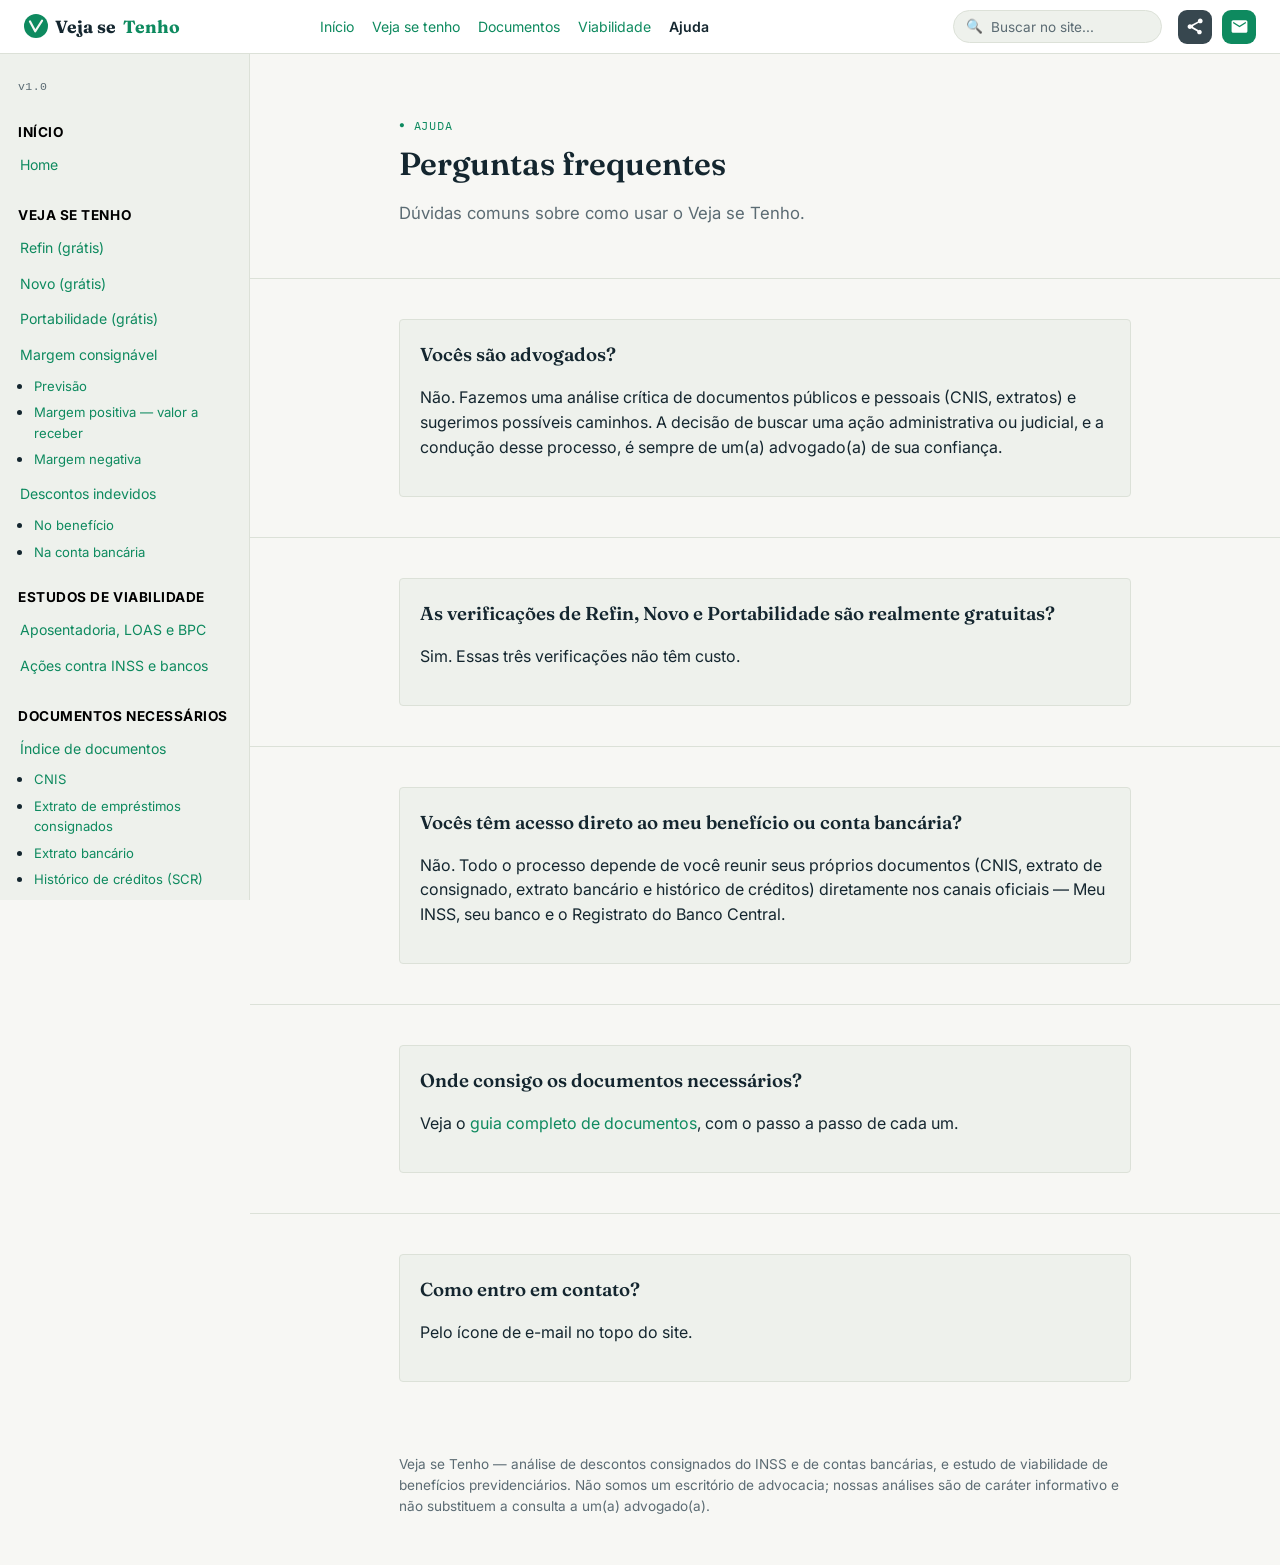
<file: ajuda.html>
<!DOCTYPE html>
<html lang="pt-BR">
<head>
<meta charset="UTF-8">
<meta name="viewport" content="width=device-width, initial-scale=1.0">
<link rel="icon" type="image/svg+xml" href="favicon.svg">
<title>Ajuda e perguntas frequentes | Veja se Tenho</title>
<meta name="description" content="Perguntas frequentes sobre o Veja se Tenho: análise de descontos consignados do INSS e de contas bancárias.">
<link rel="canonical" href="https://vejasetenho.com.br/ajuda.html">
<meta property="og:type" content="website">
<meta property="og:title" content="Ajuda — Veja se Tenho">
<meta property="og:description" content="Perguntas frequentes sobre o Veja se Tenho: análise de descontos consignados do INSS e de contas bancárias.">
<meta property="og:url" content="https://vejasetenho.com.br/ajuda.html">
<meta property="og:locale" content="pt_BR">
<meta name="twitter:card" content="summary">
<meta name="twitter:title" content="Ajuda — Veja se Tenho">
<meta name="twitter:description" content="Perguntas frequentes sobre o Veja se Tenho: análise de descontos consignados do INSS e de contas bancárias.">

<link rel="stylesheet" href="style.css">
</head>
<body>

<!-- Barra superior -->
<div class="topbar">
  <div class="topbar-inner">
    <div style="display:flex;align-items:center;gap:12px;">
      <button class="menu-toggle" onclick="document.querySelector('.sidebar').classList.toggle('open')" aria-label="Menu">
        <span></span><span></span><span></span>
      </button>
      <div class="brand"><a href="index.html" style="text-decoration:none;color:inherit;display:flex;align-items:center;gap:7px;"><img src="favicon.svg" alt="" style="width:24px;height:24px;border-radius:6px;">Veja se<span>Tenho</span></a></div>
    </div>
    <nav>
      <a href="index.html">Início</a>
      <a href="index.html#veja-se-tenho">Veja se tenho</a>
      <a href="documentos.html">Documentos</a>
      <a href="viabilidade-beneficios.html">Viabilidade</a>
      <a href="ajuda.html" class="ativo">Ajuda</a>
    </nav>
    <div class="topbar-right">
      <div class="topbar-search">
        <span class="search-icon">🔍</span>
        <input type="text" id="siteSearch" placeholder="Buscar no site..." aria-label="Buscar no site">
      </div>
      <div class="topbar-icons">
        <a href="#" onclick="event.preventDefault();compartilharSite();" class="icon-link icon-share" aria-label="Compartilhar" title="Compartilhar"><svg viewBox="0 0 24 24" width="26" height="26" fill="currentColor" aria-hidden="true"><path d="M18 16.08c-.76 0-1.44.3-1.96.77L8.91 12.7c.05-.23.09-.46.09-.7s-.04-.47-.09-.7l7.05-4.11c.54.5 1.25.81 2.04.81 1.66 0 3-1.34 3-3s-1.34-3-3-3-3 1.34-3 3c0 .24.04.47.09.7L7.04 9.81C6.5 9.31 5.79 9 5 9c-1.66 0-3 1.34-3 3s1.34 3 3 3c.79 0 1.5-.31 2.04-.81l7.12 4.16c-.05.21-.08.43-.08.65 0 1.61 1.31 2.92 2.92 2.92 1.61 0 2.92-1.31 2.92-2.92s-1.31-2.92-2.92-2.92z"/></svg></a>
        <a href="mailto:contato@vejasetenho.com.br" class="icon-link icon-email" aria-label="Enviar e-mail" title="Enviar e-mail"><svg viewBox="0 0 24 24" width="26" height="26" fill="currentColor" aria-hidden="true"><path d="M20 4H4c-1.1 0-1.99.9-1.99 2L2 18c0 1.1.9 2 2 2h16c1.1 0 2-.9 2-2V6c0-1.1-.9-2-2-2zm0 4l-8 5-8-5V6l8 5 8-5v2z"/></svg></a>
      </div>
    </div>
  </div>
</div>
<div id="searchResults" class="search-results"></div>

<!-- Sidebar esquerda -->
<div class="sidebar">
<div class="sidebar-version">v1.0</div>
<div class="sidebar-group">
<div class="sidebar-label">Início</div>
<a href="index.html">Home</a>
</div>
<div class="sidebar-group">
<div class="sidebar-label">Veja se tenho</div>
<a href="refinanciamento.html">Refin (grátis)</a>
<a href="novo-emprestimo.html">Novo (grátis)</a>
<a href="portabilidade.html">Portabilidade (grátis)</a>
<a href="margem-consignavel.html">Margem consignável</a>
<ul class="sublist">
<li><a href="margem-consignavel.html#previsao">Previsão</a></li>
<li><a href="margem-consignavel.html#positiva">Margem positiva — valor a receber</a></li>
<li><a href="margem-consignavel.html#negativa">Margem negativa</a></li>
</ul>
<a href="descontos-indevidos.html">Descontos indevidos</a>
<ul class="sublist">
<li><a href="descontos-indevidos.html#beneficio">No benefício</a></li>
<li><a href="descontos-indevidos.html#conta">Na conta bancária</a></li>
</ul>
</div>
<div class="sidebar-group">
<div class="sidebar-label">Estudos de viabilidade</div>
<a href="viabilidade-beneficios.html">Aposentadoria, LOAS e BPC</a>
<a href="acoes-inss-bancos.html">Ações contra INSS e bancos</a>
</div>
<div class="sidebar-group">
<div class="sidebar-label">Documentos necessários</div>
<a href="documentos.html">Índice de documentos</a>
<ul class="sublist">
<li><a href="documentos.html#cnis">CNIS</a></li>
<li><a href="documentos.html#extrato-consignado">Extrato de empréstimos consignados</a></li>
<li><a href="documentos.html#extrato-bancario">Extrato bancário</a></li>
<li><a href="documentos.html#historico-creditos">Histórico de créditos (SCR)</a></li>
</ul>
</div>
<div class="sidebar-group">
<div class="sidebar-label">Ajuda</div>
<a href="ajuda.html" class="ativo">Perguntas frequentes</a>
</div>
</div>

<div class="main">


  <div class="hero">
    <div class="wrap">
      <div class="hop">Ajuda</div>
      <h1>Perguntas frequentes</h1>
      <p class="lede">Dúvidas comuns sobre como usar o Veja se Tenho.</p>
    </div>
  </div>

  <section>
    <div class="wrap">
      <div class="card">
        <h3>Vocês são advogados?</h3>
        <p>Não. Fazemos uma análise crítica de documentos públicos e pessoais (CNIS, extratos) e sugerimos possíveis caminhos. A decisão de buscar uma ação administrativa ou judicial, e a condução desse processo, é sempre de um(a) advogado(a) de sua confiança.</p>
      </div>
    </div>
  </section>
  <section>
    <div class="wrap">
      <div class="card">
        <h3>As verificações de Refin, Novo e Portabilidade são realmente gratuitas?</h3>
        <p>Sim. Essas três verificações não têm custo.</p>
      </div>
    </div>
  </section>
  <section>
    <div class="wrap">
      <div class="card">
        <h3>Vocês têm acesso direto ao meu benefício ou conta bancária?</h3>
        <p>Não. Todo o processo depende de você reunir seus próprios documentos (CNIS, extrato de consignado, extrato bancário e histórico de créditos) diretamente nos canais oficiais — Meu INSS, seu banco e o Registrato do Banco Central.</p>
      </div>
    </div>
  </section>
  <section>
    <div class="wrap">
      <div class="card">
        <h3>Onde consigo os documentos necessários?</h3>
        <p>Veja o <a href="documentos.html">guia completo de documentos</a>, com o passo a passo de cada um.</p>
      </div>
    </div>
  </section>
  <section>
    <div class="wrap">
      <div class="card">
        <h3>Como entro em contato?</h3>
        <p>Pelo ícone de e-mail no topo do site.</p>
      </div>
    </div>
  </section>


  <footer>
    <div class="wrap">
      Veja se Tenho — análise de descontos consignados do INSS e de contas bancárias, e estudo de viabilidade de benefícios previdenciários. Não somos um escritório de advocacia; nossas análises são de caráter informativo e não substituem a consulta a um(a) advogado(a).
    </div>
  </footer>

</div><!-- /main -->

<script>
const searchIndex = [{"t": "Home", "d": "Página inicial do Veja se Tenho", "u": "index.html"}, {"t": "Refin (grátis)", "d": "Verifique se você já tem um refinanciamento de consignado ativo", "u": "refinanciamento.html"}, {"t": "Novo empréstimo (grátis)", "d": "Verifique se um novo consignado foi contratado em seu nome", "u": "novo-emprestimo.html"}, {"t": "Portabilidade (grátis)", "d": "Entenda e verifique portabilidades de consignado", "u": "portabilidade.html"}, {"t": "Margem consignável", "d": "Previsão de margem, margem positiva e margem negativa", "u": "margem-consignavel.html"}, {"t": "Descontos indevidos", "d": "Descontos indevidos no benefício e na conta bancária", "u": "descontos-indevidos.html"}, {"t": "Aposentadoria, LOAS e BPC", "d": "Estudo de viabilidade de aposentadoria, LOAS e BPC", "u": "viabilidade-beneficios.html"}, {"t": "Ações contra INSS e bancos", "d": "Análise crítica sobre possíveis ações judiciais e administrativas", "u": "acoes-inss-bancos.html"}, {"t": "Documentos necessários", "d": "CNIS, extrato de consignado, extrato bancário e histórico de créditos", "u": "documentos.html"}, {"t": "CNIS", "d": "O que é e como tirar o CNIS pelo Meu INSS", "u": "documentos.html#cnis"}, {"t": "Extrato de empréstimos consignados", "d": "Como emitir o extrato de consignado pelo Meu INSS", "u": "documentos.html#extrato-consignado"}, {"t": "Extrato bancário", "d": "Como obter o extrato bancário para análise de descontos", "u": "documentos.html#extrato-bancario"}, {"t": "Histórico de créditos", "d": "Registrato e SCR do Banco Central", "u": "documentos.html#historico-creditos"}, {"t": "Ajuda", "d": "Perguntas frequentes e contato", "u": "ajuda.html"}];

function normalizar(s){
  return s.toLowerCase().normalize("NFD").replace(/[\u0300-\u036f]/g,"");
}
function buscar(q){
  const nq = normalizar(q);
  if(nq.length < 2) return [];
  return searchIndex.filter(i =>
    normalizar(i.t).includes(nq) || normalizar(i.d).includes(nq)
  ).slice(0,10);
}
function renderResultados(items){
  const box = document.getElementById("searchResults");
  if(items.length === 0){
    box.innerHTML = '<div class="rempty">Nada encontrado.</div>';
    box.classList.add("show");
    return;
  }
  box.innerHTML = items.map(i =>
    '<a href="' + i.u + '"><div class="rtitle">' + i.t + '</div><div class="rsnippet">' + i.d + '</div></a>'
  ).join("");
  box.classList.add("show");
}
document.addEventListener("DOMContentLoaded", function(){
  const inp = document.getElementById("siteSearch");
  const box = document.getElementById("searchResults");
  if(inp){
    inp.addEventListener("input", function(){
      const r = buscar(this.value);
      if(this.value.trim().length < 2){ box.classList.remove("show"); return; }
      renderResultados(r);
    });
    inp.addEventListener("blur", function(){ setTimeout(()=>box.classList.remove("show"), 200); });
    inp.addEventListener("focus", function(){ if(this.value.trim().length >= 2){ renderResultados(buscar(this.value)); } });
  }
});

function compartilharSite(){
  const url = "https://vejasetenho.com.br";
  const txt = "Veja se você tem direito a revisão de descontos do INSS ou de bancos: " + url;
  if(navigator.share){
    navigator.share({title:"Veja se Tenho", text:"Análise de descontos consignados do INSS", url:url}).catch(()=>{});
  } else {
    window.open("https://wa.me/?text=" + encodeURIComponent(txt), "_blank");
  }
}
</script>

</body>
</html>
</file>
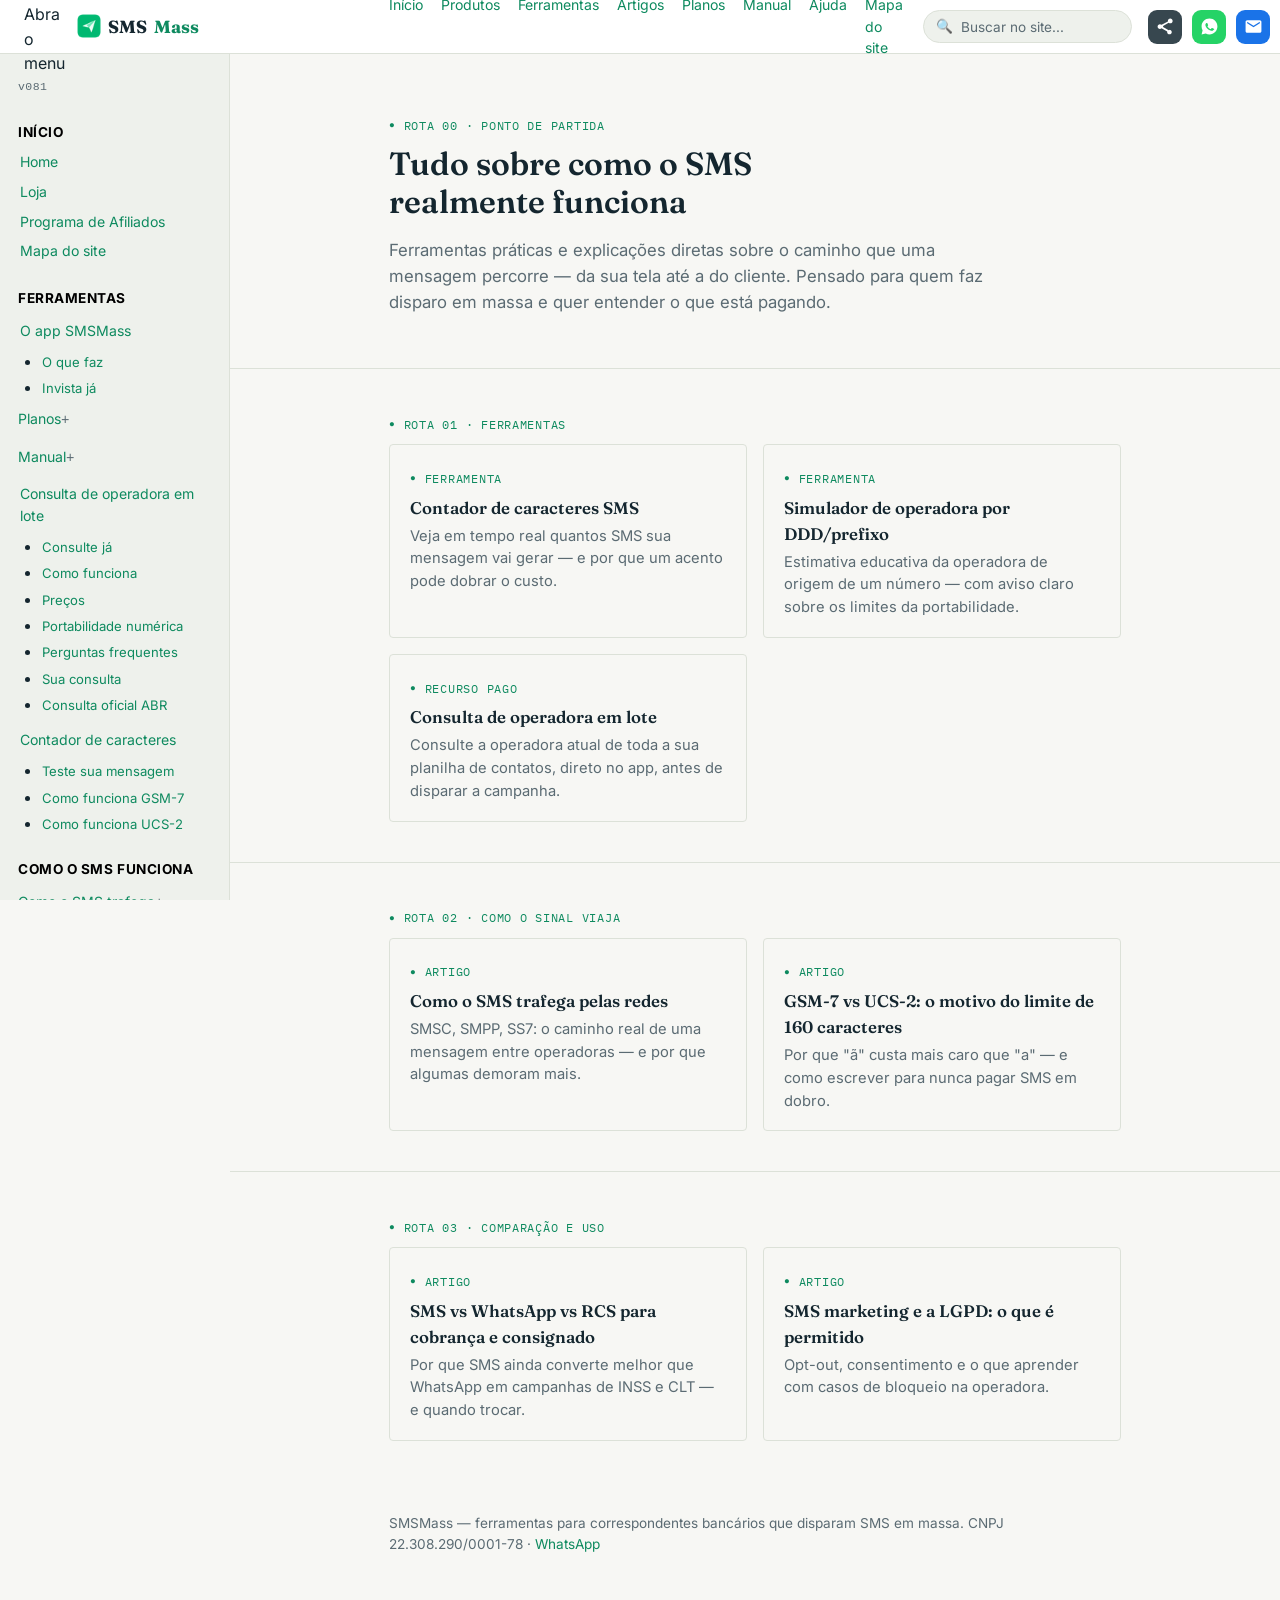
<file: central.html>
<!DOCTYPE html>
<html lang="pt-BR">
<head>
<meta charset="UTF-8">
<meta name="viewport" content="width=device-width, initial-scale=1.0">
<link rel="icon" type="image/png" sizes="32x32" href="favicon-32.png">
<link rel="icon" type="image/png" sizes="16x16" href="favicon-16.png">
<link rel="apple-touch-icon" sizes="180x180" href="favicon-180.png">
<link rel="shortcut icon" href="favicon.ico">

<title>SMSMass</title>
<meta name="description" content="Ferramentas e guias técnicos sobre SMS: contador de caracteres GSM-7/UCS-2, como a mensagem trafega pela rede, simulador de operadora e legislação de SMS marketing no Brasil.">
<link rel="canonical" href="https://smsmass.com.br/central.html">
<meta property="og:type" content="website">
<meta property="og:title" content="SMSMass — Central de SMS">
<meta property="og:description" content="Ferramentas e guias sobre SMS marketing.">
<meta property="og:url" content="https://smsmass.com.br/central.html">
<meta property="og:locale" content="pt_BR">
<meta name="twitter:card" content="summary">
<meta name="twitter:title" content="SMSMass — Central de SMS">
<meta name="twitter:description" content="Ferramentas e guias sobre SMS marketing.">

<link rel="stylesheet" href="style.css?v=57">
<style>
.topbar{
  position:fixed;top:0;left:0;right:0;z-index:100;
  background:#fff;border-bottom:1px solid var(--line);
  height:54px;display:flex;align-items:center;
  -webkit-transform:translateZ(0);transform:translateZ(0);will-change:transform;
}
.topbar-inner{
  width:100%;padding:0 24px;
  display:flex;align-items:center;justify-content:flex-start;gap:20px;
}
.topbar .brand{font-family:'Fraunces',serif;font-weight:700;font-size:1.1rem;}
.topbar .brand span{color:var(--green);}
.topbar nav{display:flex;gap:18px;font-size:.88rem;margin-left:170px;}
.topbar nav a{color:var(--green);}
.topbar nav a:hover{color:var(--navy);text-decoration:none;}

.topbar-right{margin-left:auto;display:flex;align-items:center;gap:12px;}
.topbar-search{
  display:flex;align-items:center;background:var(--paper-dim);
  border:1px solid var(--line);border-radius:20px;padding:5px 12px;font-size:.85rem;
}
.topbar-search input{
  border:none;background:transparent;outline:none;font-size:.85rem;width:160px;
  color:var(--navy);font-family:'Inter',sans-serif;
}
.topbar-search input::placeholder{color:var(--slate);}
.topbar-search .search-icon{color:var(--slate);margin-right:6px;}
.topbar-help{color:var(--green);font-size:.88rem;text-decoration:none;}
.topbar-help:hover{color:var(--navy);text-decoration:none;}

.topbar-icons{display:flex;align-items:center;gap:10px;margin-left:4px;}
.icon-link{color:#fff;display:inline-flex;align-items:center;justify-content:center;width:34px;height:34px;border-radius:9px;transition:transform .12s, opacity .12s;line-height:0;}
.icon-link svg{width:19px;height:19px;}
.icon-link:hover{transform:scale(1.08);opacity:.88;}
.icon-link.icon-share{background:#37474F;}
.icon-link.icon-whats{background:#25D366;}
.icon-link.icon-email{background:#1A73E8;}

.aviso-especial{color:#C0392B;font-weight:700;}
.sidebar-version{padding:4px 18px 12px;color:var(--slate);font-size:.72rem;letter-spacing:.04em;font-family:monospace;}

/* Search results dropdown */
.search-results{
  position:fixed;top:54px;right:24px;
  background:#fff;border:1px solid var(--line);border-radius:4px;
  width:340px;max-height:400px;overflow-y:auto;
  box-shadow:0 4px 12px rgba(0,0,0,0.08);
  z-index:200;display:none;
}
.search-results.show{display:block;}
.search-results a{
  display:block;padding:10px 14px;color:var(--navy);
  border-bottom:1px solid var(--line);text-decoration:none;font-size:.88rem;
}
.search-results a:last-child{border-bottom:none;}
.search-results a:hover{background:var(--paper-dim);}
.search-results .rtitle{color:var(--green);}
.search-results .rsnippet{color:var(--slate);font-size:.8rem;margin-top:2px;}
.search-results .rempty{padding:14px;color:var(--slate);font-size:.85rem;text-align:center;}

/* Sidebar */
.sidebar{
  position:fixed;top:54px;left:0;bottom:0;width:230px;
  background:var(--paper-dim);border-right:1px solid var(--line);
  overflow-y:auto;padding:20px 0;
  -webkit-transform:translateZ(0);transform:translateZ(0);will-change:transform;
}
.sidebar-group{margin-bottom:8px;}
.sidebar-label{
  font-family:'Inter',sans-serif;
  font-size:.85rem;letter-spacing:.04em;text-transform:uppercase;
  color:#000;font-weight:700;padding:14px 18px 4px;
}
.sidebar-group.compact a{padding:4px 18px;}
.sidebar a{
  display:block;padding:7px 18px;font-size:.88rem;color:var(--green);
  border-left:2px solid transparent;transition:border-color .12s, background .12s;
  text-decoration:none;
}
.sidebar a:hover{background:var(--paper);border-left-color:var(--green);text-decoration:none;color:var(--navy);}
.sidebar a.ativo{border-left-color:var(--green-bright);color:var(--green);font-weight:600;}

.sidebar .sublist{
  list-style:disc;
  margin:0 0 4px 42px;
  padding:0;
}
.sidebar .sublist li{margin:0;padding:0;}
.sidebar .sublist a{
  display:block;padding:3px 0;font-size:.82rem;color:var(--green);
  border-left:none;
}
.sidebar .sublist a:hover{color:var(--navy);background:transparent;text-decoration:underline;}

/* Sidebar: grupos colapsáveis (details/summary) */
.sidebar details{margin:0;}
.sidebar summary{
  list-style:none;cursor:pointer;display:block;
  padding:7px 18px;font-size:.88rem;
}
.sidebar summary::-webkit-details-marker{display:none;}
.sidebar summary::after{content:'+';color:var(--slate);font-family:monospace;}
.sidebar details[open] summary::after{content:'−';}
.sidebar summary a{display:inline;padding:0;border-left:none;}
.sidebar summary:hover{background:var(--paper);}
.sidebar details .sublist{margin-top:0;}
.sidebar .sublist + details summary{padding-top:2px;}

/* Main content */
.main{margin-left:230px;margin-top:54px;min-height:calc(100vh - 54px);}

/* Hamburger mobile */
.menu-toggle{display:none;background:none;border:none;cursor:pointer;padding:8px;}
.menu-toggle span{display:block;width:22px;height:2px;background:var(--navy);margin:4px 0;}

@media(max-width:768px){
  .sidebar{transform:translateX(-100%);transition:transform .2s;}
  .sidebar.open{transform:translateX(0);}
  .main{margin-left:0;}
  .menu-toggle{display:block;}
  .topbar nav{display:none;}
}
@media(max-width:1024px){
  .topbar-search{display:none;}
  .topbar-inner{padding:0 14px;gap:10px;}
  .topbar-icons{gap:6px;flex-shrink:0;}
  .icon-link{width:30px;height:30px;border-radius:8px;flex-shrink:0;}
  .icon-link svg{width:16px;height:16px;}
}
</style>
<link rel="manifest" href="manifest.json">
<meta name="theme-color" content="#ffffff">
<script src="pwa.js" defer></script>
</head>
<body>

<!-- Barra superior -->
<div class="topbar">
  <div class="topbar-inner">
    <div style="display:flex;align-items:center;gap:12px;">
      <button class="menu-toggle" onclick="document.querySelector('.sidebar').classList.toggle('open'); document.getElementById('menuHint').classList.remove('show'); localStorage.setItem('menuHintVisto','1');" aria-label="Menu">
        <span></span><span></span><span></span>
      </button>
      <div class="menu-hint" id="menuHint">↖ Abra o menu</div>
      <div class="brand"><a href="index.html" style="text-decoration:none;color:inherit;display:flex;align-items:center;gap:7px;"><img src="favicon-32.png" alt="" style="width:24px;height:24px;border-radius:6px;">SMS<span>Mass</span></a></div>
    </div>
    <nav>
      <a href="index.html">Início</a>
      <a href="planos.html#planos">Produtos</a>
      <a href="index.html#ferramentas">Ferramentas</a>
      <a href="index.html#artigos">Artigos</a>
      <a href="planos.html">Planos</a>
      <a href="manual.html">Manual</a>
      <a href="ajuda.html">Ajuda</a>
      <a href="mapa-do-site.html">Mapa do site</a>
    </nav>
    <div class="topbar-right">
      <div class="topbar-search">
        <span class="search-icon">🔍</span>
        <input type="text" id="siteSearch" placeholder="Buscar no site..." aria-label="Buscar no site">
      </div>
      <div class="topbar-icons">
        <a href="#" onclick="event.preventDefault();compartilharSite();" class="icon-link icon-share" aria-label="Compartilhar" title="Compartilhar"><svg viewBox="0 0 24 24" width="26" height="26" fill="currentColor" aria-hidden="true"><path d="M18 16.08c-.76 0-1.44.3-1.96.77L8.91 12.7c.05-.23.09-.46.09-.7s-.04-.47-.09-.7l7.05-4.11c.54.5 1.25.81 2.04.81 1.66 0 3-1.34 3-3s-1.34-3-3-3-3 1.34-3 3c0 .24.04.47.09.7L7.04 9.81C6.5 9.31 5.79 9 5 9c-1.66 0-3 1.34-3 3s1.34 3 3 3c.79 0 1.5-.31 2.04-.81l7.12 4.16c-.05.21-.08.43-.08.65 0 1.61 1.31 2.92 2.92 2.92 1.61 0 2.92-1.31 2.92-2.92s-1.31-2.92-2.92-2.92z"/></svg></a>
        <a href="https://wa.me/5531991271321?text=Ol%C3%A1%2C%20vim%20pelo%20site%20SMSMass" target="_blank" rel="noopener" class="icon-link icon-whats" aria-label="Falar no WhatsApp" title="Falar no WhatsApp"><svg viewBox="0 0 24 24" width="26" height="26" fill="currentColor" aria-hidden="true"><path d="M12 2C6.48 2 2 6.48 2 12c0 1.77.46 3.45 1.27 4.9L2 22l5.24-1.24C8.63 21.55 10.27 22 12 22c5.52 0 10-4.48 10-10S17.52 2 12 2zm5.2 14.1c-.22.62-1.28 1.2-1.77 1.24-.45.05-.92.22-3.1-.65-2.62-1.05-4.3-3.68-4.44-3.85-.13-.18-1.05-1.4-1.05-2.67 0-1.27.67-1.89.9-2.15.23-.25.5-.31.67-.31h.47c.15 0 .35-.03.55.42.22.5.75 1.78.81 1.9.07.14.11.29.02.47-.08.18-.13.29-.26.44-.13.16-.28.35-.4.47-.13.13-.27.28-.11.55.15.28.7 1.16 1.51 1.88 1.04.92 1.92 1.22 2.2 1.36.28.14.44.13.6-.04.18-.18.72-.83.91-1.11.2-.29.4-.24.65-.14.27.09 1.67.77 1.95.92.28.14.47.21.55.33.07.11.07.66-.15 1.25z"/></svg></a>
        <a href="mailto:dev-io@outlook.com" class="icon-link icon-email" aria-label="Enviar e-mail" title="Enviar e-mail"><svg viewBox="0 0 24 24" width="26" height="26" fill="currentColor" aria-hidden="true"><path d="M20 4H4c-1.1 0-1.99.9-1.99 2L2 18c0 1.1.9 2 2 2h16c1.1 0 2-.9 2-2V6c0-1.1-.9-2-2-2zm0 4l-8 5-8-5V6l8 5 8-5v2z"/></svg></a>
      </div>
    </div>
  </div>
</div>
<div id="searchResults" class="search-results"></div>

<!-- Sidebar esquerda -->
<div class="sidebar">
  <div class="sidebar-version">v081</div>
  <div class="sidebar-group compact">
    <div class="sidebar-label">Início</div>
    <a href="index.html">Home</a>
    <a href="loja.html">Loja</a>
    <a href="afiliados.html">Programa de Afiliados</a>
    <a href="mapa-do-site.html">Mapa do site</a>
    <a href="#" class="pwa-instalar" style="display:none">📲 Instalar no celular</a>
  </div>

  <div class="sidebar-group">
    <div class="sidebar-label">Ferramentas</div>
    <a href="index.html">O app SMSMass</a>
    <ul class="sublist">
      <li><a href="index.html#o-que-faz">O que faz</a></li>
      <li><a href="index.html#planos">Invista já</a></li>
    </ul>
    <details>
      <summary><a href="planos.html">Planos</a></summary>
      <ul class="sublist">
        <li><a href="planos.html#planos">Planos e preços</a></li>
        <li><a href="planos.html#faq">Perguntas frequentes</a></li>
        <li><a href="manual.html#ativar-licenca">Ativar minha licença</a></li>
        <li><a href="manual.html#ativar-licenca">Recuperar minha chave</a></li>
      </ul>
    </details>
    <details>
      <summary><a href="manual.html">Manual</a></summary>
      <ul class="sublist">
        <li><a href="manual.html#conhecendo-o-app">Conhecendo o app</a></li>
        <li><a href="manual.html#como-usar">Como usar</a></li>
        <li><a href="manual.html#requisitos">Requisitos</a></li>
        <li><a href="manual.html#instalacao">Instalação</a></li>
        <li><a href="manual.html#reinstalacao">Reinstalação</a></li>
        <li><a href="manual.html#legislacao">Legislação</a></li>
        <li><a href="manual.html#criando-mensagem">Criando sua mensagem</a></li>
        <li><a href="manual.html#obter-contatos">Link dos contatos</a></li>
        <li><a href="manual.html#ativar-licenca">Ativar ou recuperar a licença</a></li>
        <li><a href="manual.html#intervalo-disparos">Intervalo entre disparos</a></li>
        <li><a href="manual.html#intervalo-de-ate">Usar intervalo De/Até</a></li>
        <li><a href="manual.html#enviando">Enviando</a></li>
        <li><a href="manual.html#relatorio">Ler o relatório</a></li>
        <li><a href="manual.html#envio-avulso">Envio avulso</a></li>
        <li><a href="manual.html#possiveis-problemas">Possíveis problemas</a></li>
        <li><a href="manual.html#faq">Perguntas frequentes</a></li>
      </ul>
    </details>
    <a href="consulta-operadora.html">Consulta de operadora em lote</a>
    <ul class="sublist">
      <li><a href="consultas-executar.html">Consulte já</a></li>
      <li><a href="consulta-operadora.html#como-funciona">Como funciona</a></li>
      <li><a href="consulta-operadora.html#precos">Preços</a></li>
      <li><a href="simulador-operadora.html#portabilidade">Portabilidade numérica</a></li>
      <li><a href="consulta-operadora.html#faq">Perguntas frequentes</a></li>
      <li><a href="sua-consulta.html">Sua consulta</a></li>
      <li><a href="simulador-operadora.html#abr">Consulta oficial ABR</a></li>
    </ul>
    <a href="contador-caracteres.html">Contador de caracteres</a>
    <ul class="sublist">
      <li><a href="contador-caracteres.html#teste">Teste sua mensagem</a></li>
      <li><a href="contador-caracteres.html#gsm7">Como funciona GSM-7</a></li>
      <li><a href="contador-caracteres.html#ucs2">Como funciona UCS-2</a></li>
    </ul>
  </div>

  <div class="sidebar-group">
    <div class="sidebar-label">Como o SMS funciona</div>
    <details>
      <summary><a href="como-sms-trafega.html">Como o SMS trafega</a></summary>
      <ul class="sublist">
      <li><a href="como-sms-trafega.html#smsc">SMSC</a></li>
      <li><a href="como-sms-trafega.html#smpp-ss7">SMPP e SS7</a></li>
    </ul>
    </details>
    <details>
      <summary><a href="gsm7-ucs2.html">GSM-7 vs UCS-2</a></summary>
      <ul class="sublist">
      <li><a href="gsm7-ucs2.html#padrao-gsm7">O padrão GSM-7</a></li>
      <li><a href="gsm7-ucs2.html#quando-ucs2">Quando UCS-2 ativa</a></li>
    </ul>
    </details>
  </div>

  <div class="sidebar-group">
    <div class="sidebar-label">Comparação e uso</div>
    <a href="rcs.html">RCS</a>
    <a href="sms-vs-whatsapp.html">SMS vs WhatsApp vs RCS</a>
    <details>
      <summary><a href="legislacao-sms.html">SMS marketing e LGPD</a></summary>
      <ul class="sublist">
      <li><a href="legislacao-sms.html#opt-out">Opt-out</a></li>
      <li><a href="legislacao-sms.html#bloqueio">Bloqueio na operadora</a></li>
    </ul>
    </details>
  </div>

  <div class="sidebar-group">
    <div class="sidebar-label">Recursos externos</div>
    <details>
      <summary><a href="sms-avulso-operadoras.html">SMS avulso via operadoras</a></summary>
      <ul class="sublist">
      <li><a href="sms-avulso-operadoras.html#tarifas">Tarifas das operadoras</a></li>
      <li><a href="sms-avulso-operadoras.html#plataformas">Plataformas web</a></li>
      <li><a href="sms-avulso-operadoras.html#avulso-faq">Perguntas frequentes</a></li>
    </ul>
    </details>
    <details>
      <summary><a href="sms-massa-chipeiras.html">SMS em massa por chipeiras</a></summary>
      <ul class="sublist">
      <li><a href="sms-massa-chipeiras.html#o-que-e">O que é uma chipeira</a></li>
      <li><a href="sms-massa-chipeiras.html#custo">Componentes do custo</a></li>
      <li><a href="sms-massa-chipeiras.html#comprar">Onde comprar</a></li>
      <li><a href="sms-massa-chipeiras.html#chipeira-faq">Perguntas frequentes</a></li>
    </ul>
    </details>
  </div>

  <div class="sidebar-scroll-hint"><span>↓</span></div>
</div>

<div class="main">

<div class="hero">
  <div class="wrap">
    <div class="hop">Rota 00 · Ponto de partida</div>
    <h1>Tudo sobre como o SMS realmente funciona</h1>
    <p class="lede">Ferramentas práticas e explicações diretas sobre o caminho que uma mensagem percorre — da sua tela até a do cliente. Pensado para quem faz disparo em massa e quer entender o que está pagando.</p>
  </div>
</div>

<section>
  <div class="wrap">
    <div class="hop">Rota 01 · Ferramentas</div>
    <div class="grid grid-2">
      <a class="tool-link" href="contador-caracteres.html">
        <div class="hop">Ferramenta</div>
        <h3>Contador de caracteres SMS</h3>
        <p>Veja em tempo real quantos SMS sua mensagem vai gerar — e por que um acento pode dobrar o custo.</p>
      </a>
      <a class="tool-link" href="simulador-operadora.html">
        <div class="hop">Ferramenta</div>
        <h3>Simulador de operadora por DDD/prefixo</h3>
        <p>Estimativa educativa da operadora de origem de um número — com aviso claro sobre os limites da portabilidade.</p>
      </a>
      <a class="tool-link" href="consulta-operadora.html">
        <div class="hop">Recurso pago</div>
        <h3>Consulta de operadora em lote</h3>
        <p>Consulte a operadora atual de toda a sua planilha de contatos, direto no app, antes de disparar a campanha.</p>
      </a>
    </div>
  </div>
</section>

<section>
  <div class="wrap">
    <div class="hop">Rota 02 · Como o sinal viaja</div>
    <div class="grid grid-2">
      <a class="tool-link" href="como-sms-trafega.html">
        <div class="hop">Artigo</div>
        <h3>Como o SMS trafega pelas redes</h3>
        <p>SMSC, SMPP, SS7: o caminho real de uma mensagem entre operadoras — e por que algumas demoram mais.</p>
      </a>
      <a class="tool-link" href="gsm7-ucs2.html">
        <div class="hop">Artigo</div>
        <h3>GSM-7 vs UCS-2: o motivo do limite de 160 caracteres</h3>
        <p>Por que "ã" custa mais caro que "a" — e como escrever para nunca pagar SMS em dobro.</p>
      </a>
    </div>
  </div>
</section>

<section>
  <div class="wrap">
    <div class="hop">Rota 03 · Comparação e uso</div>
    <div class="grid grid-2">
      <a class="tool-link" href="sms-vs-whatsapp.html">
        <div class="hop">Artigo</div>
        <h3>SMS vs WhatsApp vs RCS para cobrança e consignado</h3>
        <p>Por que SMS ainda converte melhor que WhatsApp em campanhas de INSS e CLT — e quando trocar.</p>
      </a>
      <a class="tool-link" href="legislacao-sms.html">
        <div class="hop">Artigo</div>
        <h3>SMS marketing e a LGPD: o que é permitido</h3>
        <p>Opt-out, consentimento e o que aprender com casos de bloqueio na operadora.</p>
      </a>
    </div>
  </div>
</section>

<footer>
  <div class="wrap">SMSMass — ferramentas para correspondentes bancários que disparam SMS em massa. CNPJ 22.308.290/0001-78 · <a href="https://wa.me/5531991271321" target="_blank" rel="noopener">WhatsApp</a></div>
</footer>


</div>

<script>
// Search index: title, description, url
const searchIndex = [
  {t:"Home",d:"Página inicial do SMSMass",u:"index.html"},
  {t:"Planos",d:"Trial, 2000, 5000 SMS ou ilimitado",u:"planos.html"},
  {t:"Loja",d:"Todos os produtos: planos de SMS, consultas e afiliados",u:"loja.html"},
  {t:"Consultas e Afiliados",d:"Consulta de operadora e portabilidade em lote",u:"consultas.html"},
  {t:"Programa de Afiliados",d:"Ganhe comissão indicando o SMSMass",u:"afiliados.html"},
  {t:"Contador de caracteres SMS",d:"GSM-7, UCS-2 e cálculo de segmentos",u:"contador-caracteres.html"},
  {t:"Simulador de operadora",d:"Consulta oficial ABR e portabilidade",u:"simulador-operadora.html"},
  {t:"Consulta de operadora em lote",d:"Recurso pago do site: consulta a operadora atual de toda a planilha",u:"consulta-operadora.html"},
  {t:"Rodar consulta de operadora",d:"Consulte já: envie o CSV e receba o resultado por e-mail",u:"consultas-executar.html"},
  {t:"Sua consulta",d:"Já é cliente? Rode sua consulta com os créditos que restarem",u:"sua-consulta.html"},
  {t:"Como o SMS trafega",d:"SMSC, SMPP e SS7",u:"como-sms-trafega.html"},
  {t:"GSM-7 vs UCS-2",d:"Por que o SMS tem limite de 160 caracteres",u:"gsm7-ucs2.html"},
  {t:"SMS vs WhatsApp vs RCS",d:"Comparação para cobrança e consignado",u:"sms-vs-whatsapp.html"},
  {t:"RCS",d:"Cobertura no Brasil e por que o SMSMass ainda nao envia por RCS",u:"rcs.html"},
  {t:"SMS marketing e LGPD",d:"Opt-out e bloqueio na operadora",u:"legislacao-sms.html"},
  {t:"SMS avulso via operadoras",d:"Vivo, Claro, TIM, Oi e plataformas web",u:"sms-avulso-operadoras.html"},
  {t:"SMS em massa por chipeiras",d:"Hardware GSM para disparo em volume",u:"sms-massa-chipeiras.html"},
  {t:"Manual do App",d:"Guia completo de uso do SMSMass, tudo em uma pagina",u:"manual.html"},
  {t:"Requisitos",d:"O que o celular precisa ter para rodar o SMSMass",u:"manual.html#requisitos"},
  {t:"Instalacao",d:"Instalar o APK e conceder permissao de SMS",u:"manual.html#instalacao"},
  {t:"Reinstalacao",d:"Como reinstalar o app corretamente",u:"manual.html#reinstalacao"},
  {t:"Legislacao",d:"Base legal LGPD e regras para uso eleitoral",u:"manual.html#legislacao"},
  {t:"Criando sua mensagem",d:"Limite de 160 caracteres e mesclagem com a planilha",u:"manual.html#criando-mensagem"},
  {t:"Link dos contatos",d:"Modelo de planilha e preparacao do Google Sheets",u:"manual.html#obter-contatos"},
  {t:"Contatos da agenda",d:"Escolher contatos direto da agenda do celular, sem planilha",u:"manual.html#contatos-agenda"},
  {t:"Como ativar a licenca",d:"Trial e planos pagos",u:"manual.html#ativar-licenca"},
  {t:"Intervalo entre disparos",d:"Ajuste de tempo entre SMS",u:"manual.html#intervalo-disparos"},
  {t:"Usar intervalo De/Ate",d:"Disparar parte da lista",u:"manual.html#intervalo-de-ate"},
  {t:"Enviando",d:"O que aparece na tela durante o disparo",u:"manual.html#enviando"},
  {t:"Ler o relatorio",d:"Interpretacao do report de envios",u:"manual.html#relatorio"},
  {t:"Envio avulso",d:"Enviar SMS para um contato ou poucos",u:"manual.html#envio-avulso"},
  {t:"Possiveis problemas",d:"Envio parou, limite do plano com saldo, tela apagada, retomar com De/Ate, onde fica o relatorio",u:"manual.html#possiveis-problemas"},
  {t:"Manual - Perguntas frequentes",d:"Duvidas comuns sobre o app",u:"manual.html#faq"},
  {t:"Ajuda",d:"FAQ geral e contato",u:"ajuda.html"},
  {t:"Mapa do site",d:"Todas as páginas do SMSMass em um só lugar",u:"mapa-do-site.html"}
];

function normalizar(s){
  return s.toLowerCase().normalize("NFD").replace(/[\u0300-\u036f]/g,"");
}
function buscar(q){
  const nq = normalizar(q);
  if(nq.length < 2) return [];
  return searchIndex.filter(i =>
    normalizar(i.t).includes(nq) || normalizar(i.d).includes(nq)
  ).slice(0,10);
}
function renderResultados(items){
  const box = document.getElementById("searchResults");
  if(items.length === 0){
    box.innerHTML = '<div class="rempty">Nada encontrado.</div>';
    box.classList.add("show");
    return;
  }
  box.innerHTML = items.map(i =>
    '<a href="' + i.u + '"><div class="rtitle">' + i.t + '</div><div class="rsnippet">' + i.d + '</div></a>'
  ).join("");
  box.classList.add("show");
}
document.addEventListener("DOMContentLoaded", function(){
  const inp = document.getElementById("siteSearch");
  const box = document.getElementById("searchResults");
  if(inp){
    inp.addEventListener("input", function(){
      const r = buscar(this.value);
      if(this.value.trim().length < 2){ box.classList.remove("show"); return; }
      renderResultados(r);
    });
    inp.addEventListener("blur", function(){ setTimeout(()=>box.classList.remove("show"), 200); });
    inp.addEventListener("focus", function(){ if(this.value.trim().length >= 2){ renderResultados(buscar(this.value)); } });
  }
});

// Compartilhar site
function compartilharSite(){
  const url = "https://smsmass.com.br";
  const txt = "Olha o site do SMSMass - disparo de SMS em massa direto do celular Android: " + url;
  if(navigator.share){
    navigator.share({title:"SMSMass", text:"Disparo de SMS em massa", url:url}).catch(()=>{});
  } else {
    window.open("https://wa.me/?text=" + encodeURIComponent(txt), "_blank");
  }
}
</script>

<script>
if (window.innerWidth <= 768 && !localStorage.getItem('menuHintVisto')) {
  var hint = document.getElementById('menuHint');
  if (hint) { hint.classList.add('show'); }
}
</script>
</body>
</html>
</file>
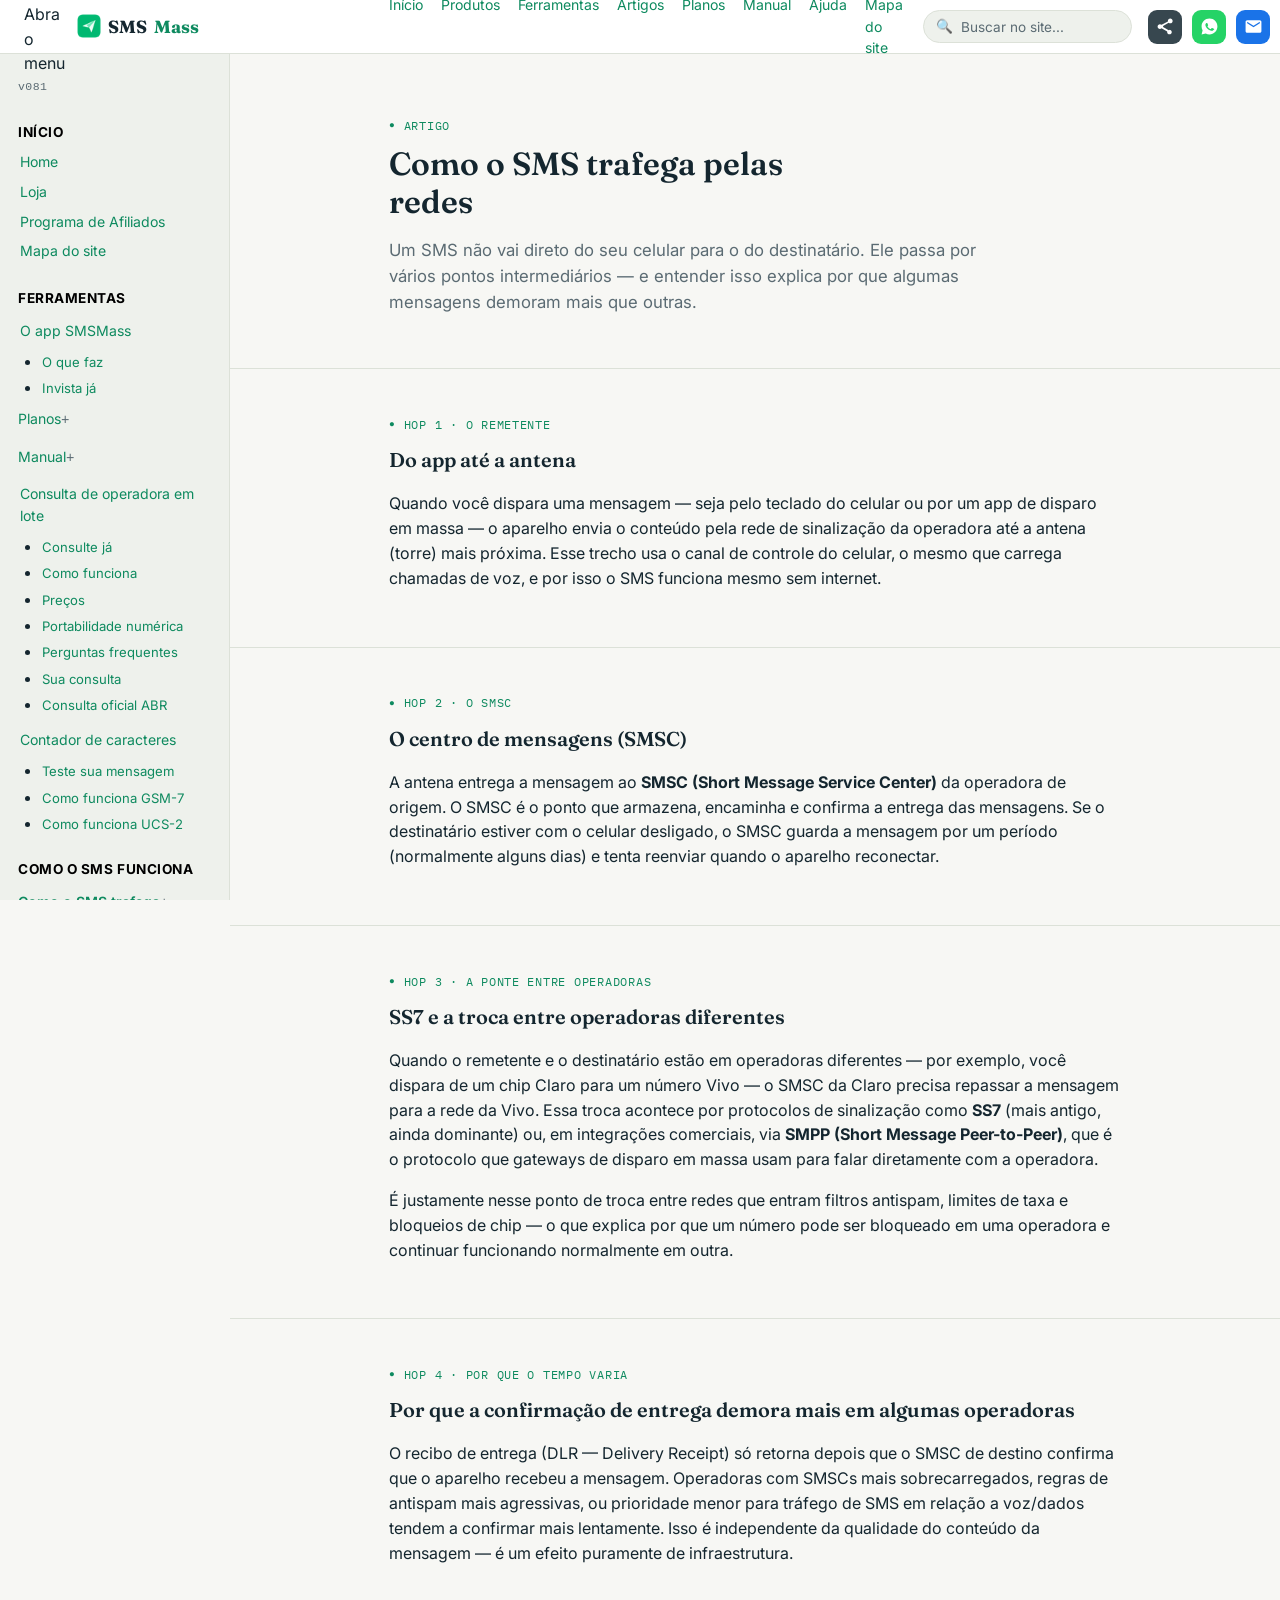
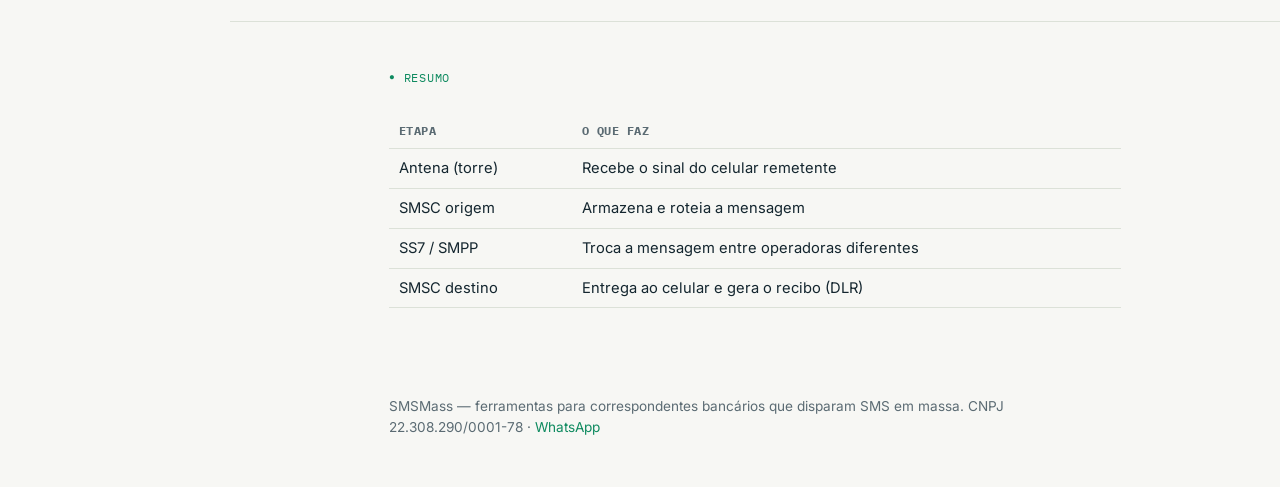
<file: como-sms-trafega.html>
<!DOCTYPE html>
<html lang="pt-BR">
<head>
<meta charset="UTF-8">
<meta name="viewport" content="width=device-width, initial-scale=1.0">
<link rel="icon" type="image/png" sizes="32x32" href="favicon-32.png">
<link rel="icon" type="image/png" sizes="16x16" href="favicon-16.png">
<link rel="apple-touch-icon" sizes="180x180" href="favicon-180.png">
<link rel="shortcut icon" href="favicon.ico">

<title>SMSMass</title>
<meta name="description" content="O caminho real de uma mensagem SMS entre seu celular e o do destinatário: SMSC, protocolos SMPP e SS7, e por que algumas operadoras demoram mais para confirmar entrega.">
<link rel="canonical" href="https://smsmass.com.br/como-sms-trafega.html">
<meta property="og:type" content="website">
<meta property="og:title" content="Como o SMS trafega pelas redes">
<meta property="og:description" content="SMSC, SMPP, SS7: o caminho real de uma mensagem entre operadoras — e por que algumas demoram mais.">
<meta property="og:url" content="https://smsmass.com.br/como-sms-trafega.html">
<meta property="og:locale" content="pt_BR">
<meta name="twitter:card" content="summary">
<meta name="twitter:title" content="Como o SMS trafega pelas redes">
<meta name="twitter:description" content="SMSC, SMPP, SS7: o caminho real de uma mensagem entre operadoras — e por que algumas demoram mais.">

<link rel="stylesheet" href="style.css?v=57">
<style>
.topbar{
  position:fixed;top:0;left:0;right:0;z-index:100;
  background:#fff;border-bottom:1px solid var(--line);
  height:54px;display:flex;align-items:center;
  -webkit-transform:translateZ(0);transform:translateZ(0);will-change:transform;
}
.topbar-inner{
  width:100%;padding:0 24px;
  display:flex;align-items:center;justify-content:flex-start;gap:20px;
}
.topbar .brand{font-family:'Fraunces',serif;font-weight:700;font-size:1.1rem;}
.topbar .brand span{color:var(--green);}
.topbar nav{display:flex;gap:18px;font-size:.88rem;margin-left:170px;}
.topbar nav a{color:var(--green);}
.topbar nav a:hover{color:var(--navy);text-decoration:none;}

.topbar-right{margin-left:auto;display:flex;align-items:center;gap:12px;}
.topbar-search{
  display:flex;align-items:center;background:var(--paper-dim);
  border:1px solid var(--line);border-radius:20px;padding:5px 12px;font-size:.85rem;
}
.topbar-search input{
  border:none;background:transparent;outline:none;font-size:.85rem;width:160px;
  color:var(--navy);font-family:'Inter',sans-serif;
}
.topbar-search input::placeholder{color:var(--slate);}
.topbar-search .search-icon{color:var(--slate);margin-right:6px;}
.topbar-help{color:var(--green);font-size:.88rem;text-decoration:none;}
.topbar-help:hover{color:var(--navy);text-decoration:none;}

.topbar-icons{display:flex;align-items:center;gap:10px;margin-left:4px;}
.icon-link{color:#fff;display:inline-flex;align-items:center;justify-content:center;width:34px;height:34px;border-radius:9px;transition:transform .12s, opacity .12s;line-height:0;}
.icon-link svg{width:19px;height:19px;}
.icon-link:hover{transform:scale(1.08);opacity:.88;}
.icon-link.icon-share{background:#37474F;}
.icon-link.icon-whats{background:#25D366;}
.icon-link.icon-email{background:#1A73E8;}

.aviso-especial{color:#C0392B;font-weight:700;}
.sidebar-version{padding:4px 18px 12px;color:var(--slate);font-size:.72rem;letter-spacing:.04em;font-family:monospace;}

/* Search results dropdown */
.search-results{
  position:fixed;top:54px;right:24px;
  background:#fff;border:1px solid var(--line);border-radius:4px;
  width:340px;max-height:400px;overflow-y:auto;
  box-shadow:0 4px 12px rgba(0,0,0,0.08);
  z-index:200;display:none;
}
.search-results.show{display:block;}
.search-results a{
  display:block;padding:10px 14px;color:var(--navy);
  border-bottom:1px solid var(--line);text-decoration:none;font-size:.88rem;
}
.search-results a:last-child{border-bottom:none;}
.search-results a:hover{background:var(--paper-dim);}
.search-results .rtitle{color:var(--green);}
.search-results .rsnippet{color:var(--slate);font-size:.8rem;margin-top:2px;}
.search-results .rempty{padding:14px;color:var(--slate);font-size:.85rem;text-align:center;}

/* Sidebar */
.sidebar{
  position:fixed;top:54px;left:0;bottom:0;width:230px;
  background:var(--paper-dim);border-right:1px solid var(--line);
  overflow-y:auto;padding:20px 0;
  -webkit-transform:translateZ(0);transform:translateZ(0);will-change:transform;
}
.sidebar-group{margin-bottom:8px;}
.sidebar-label{
  font-family:'Inter',sans-serif;
  font-size:.85rem;letter-spacing:.04em;text-transform:uppercase;
  color:#000;font-weight:700;padding:14px 18px 4px;
}
.sidebar-group.compact a{padding:4px 18px;}
.sidebar a{
  display:block;padding:7px 18px;font-size:.88rem;color:var(--green);
  border-left:2px solid transparent;transition:border-color .12s, background .12s;
  text-decoration:none;
}
.sidebar a:hover{background:var(--paper);border-left-color:var(--green);text-decoration:none;color:var(--navy);}
.sidebar a.ativo{border-left-color:var(--green-bright);color:var(--green);font-weight:600;}

.sidebar .sublist{
  list-style:disc;
  margin:0 0 4px 42px;
  padding:0;
}
.sidebar .sublist li{margin:0;padding:0;}
.sidebar .sublist a{
  display:block;padding:3px 0;font-size:.82rem;color:var(--green);
  border-left:none;
}
.sidebar .sublist a:hover{color:var(--navy);background:transparent;text-decoration:underline;}

/* Sidebar: grupos colapsáveis (details/summary) */
.sidebar details{margin:0;}
.sidebar summary{
  list-style:none;cursor:pointer;display:block;
  padding:7px 18px;font-size:.88rem;
}
.sidebar summary::-webkit-details-marker{display:none;}
.sidebar summary::after{content:'+';color:var(--slate);font-family:monospace;}
.sidebar details[open] summary::after{content:'−';}
.sidebar summary a{display:inline;padding:0;border-left:none;}
.sidebar summary:hover{background:var(--paper);}
.sidebar details .sublist{margin-top:0;}
.sidebar .sublist + details summary{padding-top:2px;}

/* Main content */
.main{margin-left:230px;margin-top:54px;min-height:calc(100vh - 54px);}

/* Hamburger mobile */
.menu-toggle{display:none;background:none;border:none;cursor:pointer;padding:8px;}
.menu-toggle span{display:block;width:22px;height:2px;background:var(--navy);margin:4px 0;}

@media(max-width:768px){
  .sidebar{transform:translateX(-100%);transition:transform .2s;}
  .sidebar.open{transform:translateX(0);}
  .main{margin-left:0;}
  .menu-toggle{display:block;}
  .topbar nav{display:none;}
}
@media(max-width:1024px){
  .topbar-search{display:none;}
  .topbar-inner{padding:0 14px;gap:10px;}
  .topbar-icons{gap:6px;flex-shrink:0;}
  .icon-link{width:30px;height:30px;border-radius:8px;flex-shrink:0;}
  .icon-link svg{width:16px;height:16px;}
}
:target{scroll-margin-top:70px;}
</style>
<link rel="manifest" href="manifest.json">
<meta name="theme-color" content="#ffffff">
<script src="pwa.js" defer></script>
</head>
<body>
<!-- Barra superior -->
<div class="topbar">
  <div class="topbar-inner">
    <div style="display:flex;align-items:center;gap:12px;">
      <button class="menu-toggle" onclick="document.querySelector('.sidebar').classList.toggle('open'); document.getElementById('menuHint').classList.remove('show'); localStorage.setItem('menuHintVisto','1');" aria-label="Menu">
        <span></span><span></span><span></span>
      </button>
      <div class="menu-hint" id="menuHint">↖ Abra o menu</div>
      <div class="brand"><a href="index.html" style="text-decoration:none;color:inherit;display:flex;align-items:center;gap:7px;"><img src="favicon-32.png" alt="" style="width:24px;height:24px;border-radius:6px;">SMS<span>Mass</span></a></div>
    </div>
    <nav>
      <a href="index.html">Início</a>
      <a href="planos.html#planos">Produtos</a>
      <a href="index.html#ferramentas">Ferramentas</a>
      <a href="index.html#artigos">Artigos</a>
      <a href="planos.html">Planos</a>
      <a href="manual.html">Manual</a>
      <a href="ajuda.html">Ajuda</a>
      <a href="mapa-do-site.html">Mapa do site</a>
    </nav>
    <div class="topbar-right">
      <div class="topbar-search">
        <span class="search-icon">🔍</span>
        <input type="text" id="siteSearch" placeholder="Buscar no site..." aria-label="Buscar no site">
      </div>
      <div class="topbar-icons">
        <a href="#" onclick="event.preventDefault();compartilharSite();" class="icon-link icon-share" aria-label="Compartilhar" title="Compartilhar"><svg viewBox="0 0 24 24" width="26" height="26" fill="currentColor" aria-hidden="true"><path d="M18 16.08c-.76 0-1.44.3-1.96.77L8.91 12.7c.05-.23.09-.46.09-.7s-.04-.47-.09-.7l7.05-4.11c.54.5 1.25.81 2.04.81 1.66 0 3-1.34 3-3s-1.34-3-3-3-3 1.34-3 3c0 .24.04.47.09.7L7.04 9.81C6.5 9.31 5.79 9 5 9c-1.66 0-3 1.34-3 3s1.34 3 3 3c.79 0 1.5-.31 2.04-.81l7.12 4.16c-.05.21-.08.43-.08.65 0 1.61 1.31 2.92 2.92 2.92 1.61 0 2.92-1.31 2.92-2.92s-1.31-2.92-2.92-2.92z"/></svg></a>
        <a href="https://wa.me/5531991271321?text=Ol%C3%A1%2C%20vim%20pelo%20site%20SMSMass" target="_blank" rel="noopener" class="icon-link icon-whats" aria-label="Falar no WhatsApp" title="Falar no WhatsApp"><svg viewBox="0 0 24 24" width="26" height="26" fill="currentColor" aria-hidden="true"><path d="M12 2C6.48 2 2 6.48 2 12c0 1.77.46 3.45 1.27 4.9L2 22l5.24-1.24C8.63 21.55 10.27 22 12 22c5.52 0 10-4.48 10-10S17.52 2 12 2zm5.2 14.1c-.22.62-1.28 1.2-1.77 1.24-.45.05-.92.22-3.1-.65-2.62-1.05-4.3-3.68-4.44-3.85-.13-.18-1.05-1.4-1.05-2.67 0-1.27.67-1.89.9-2.15.23-.25.5-.31.67-.31h.47c.15 0 .35-.03.55.42.22.5.75 1.78.81 1.9.07.14.11.29.02.47-.08.18-.13.29-.26.44-.13.16-.28.35-.4.47-.13.13-.27.28-.11.55.15.28.7 1.16 1.51 1.88 1.04.92 1.92 1.22 2.2 1.36.28.14.44.13.6-.04.18-.18.72-.83.91-1.11.2-.29.4-.24.65-.14.27.09 1.67.77 1.95.92.28.14.47.21.55.33.07.11.07.66-.15 1.25z"/></svg></a>
        <a href="mailto:dev-io@outlook.com" class="icon-link icon-email" aria-label="Enviar e-mail" title="Enviar e-mail"><svg viewBox="0 0 24 24" width="26" height="26" fill="currentColor" aria-hidden="true"><path d="M20 4H4c-1.1 0-1.99.9-1.99 2L2 18c0 1.1.9 2 2 2h16c1.1 0 2-.9 2-2V6c0-1.1-.9-2-2-2zm0 4l-8 5-8-5V6l8 5 8-5v2z"/></svg></a>
      </div>
    </div>
  </div>
</div>
<div id="searchResults" class="search-results"></div>

<!-- Sidebar esquerda -->
<div class="sidebar">
  <div class="sidebar-version">v081</div>
  <div class="sidebar-group compact">
    <div class="sidebar-label">Início</div>
    <a href="index.html">Home</a>
    <a href="loja.html">Loja</a>
    <a href="afiliados.html">Programa de Afiliados</a>
    <a href="mapa-do-site.html">Mapa do site</a>
    <a href="#" class="pwa-instalar" style="display:none">📲 Instalar no celular</a>
  </div>

  <div class="sidebar-group">
    <div class="sidebar-label">Ferramentas</div>
    <a href="index.html">O app SMSMass</a>
    <ul class="sublist">
      <li><a href="index.html#o-que-faz">O que faz</a></li>
      <li><a href="index.html#planos">Invista já</a></li>
    </ul>
    <details>
      <summary><a href="planos.html">Planos</a></summary>
      <ul class="sublist">
        <li><a href="planos.html#planos">Planos e preços</a></li>
        <li><a href="planos.html#faq">Perguntas frequentes</a></li>
        <li><a href="manual.html#ativar-licenca">Ativar minha licença</a></li>
        <li><a href="manual.html#ativar-licenca">Recuperar minha chave</a></li>
      </ul>
    </details>
    <details>
      <summary><a href="manual.html">Manual</a></summary>
      <ul class="sublist">
        <li><a href="manual.html#conhecendo-o-app">Conhecendo o app</a></li>
        <li><a href="manual.html#como-usar">Como usar</a></li>
        <li><a href="manual.html#requisitos">Requisitos</a></li>
        <li><a href="manual.html#instalacao">Instalação</a></li>
        <li><a href="manual.html#reinstalacao">Reinstalação</a></li>
        <li><a href="manual.html#legislacao">Legislação</a></li>
        <li><a href="manual.html#criando-mensagem">Criando sua mensagem</a></li>
        <li><a href="manual.html#obter-contatos">Link dos contatos</a></li>
        <li><a href="manual.html#ativar-licenca">Ativar ou recuperar a licença</a></li>
        <li><a href="manual.html#intervalo-disparos">Intervalo entre disparos</a></li>
        <li><a href="manual.html#intervalo-de-ate">Usar intervalo De/Até</a></li>
        <li><a href="manual.html#enviando">Enviando</a></li>
        <li><a href="manual.html#relatorio">Ler o relatório</a></li>
        <li><a href="manual.html#envio-avulso">Envio avulso</a></li>
        <li><a href="manual.html#possiveis-problemas">Possíveis problemas</a></li>
        <li><a href="manual.html#faq">Perguntas frequentes</a></li>
      </ul>
    </details>
    <a href="consulta-operadora.html">Consulta de operadora em lote</a>
    <ul class="sublist">
      <li><a href="consultas-executar.html">Consulte já</a></li>
      <li><a href="consulta-operadora.html#como-funciona">Como funciona</a></li>
      <li><a href="consulta-operadora.html#precos">Preços</a></li>
      <li><a href="simulador-operadora.html#portabilidade">Portabilidade numérica</a></li>
      <li><a href="consulta-operadora.html#faq">Perguntas frequentes</a></li>
      <li><a href="sua-consulta.html">Sua consulta</a></li>
      <li><a href="simulador-operadora.html#abr">Consulta oficial ABR</a></li>
    </ul>
    <a href="contador-caracteres.html">Contador de caracteres</a>
    <ul class="sublist">
      <li><a href="contador-caracteres.html#teste">Teste sua mensagem</a></li>
      <li><a href="contador-caracteres.html#gsm7">Como funciona GSM-7</a></li>
      <li><a href="contador-caracteres.html#ucs2">Como funciona UCS-2</a></li>
    </ul>
  </div>

  <div class="sidebar-group">
    <div class="sidebar-label">Como o SMS funciona</div>
    <details>
      <summary><a href="como-sms-trafega.html" class="ativo">Como o SMS trafega</a></summary>
      <ul class="sublist">
      <li><a href="como-sms-trafega.html#smsc">SMSC</a></li>
      <li><a href="como-sms-trafega.html#smpp-ss7">SMPP e SS7</a></li>
    </ul>
    </details>
    <details>
      <summary><a href="gsm7-ucs2.html">GSM-7 vs UCS-2</a></summary>
      <ul class="sublist">
      <li><a href="gsm7-ucs2.html#padrao-gsm7">O padrão GSM-7</a></li>
      <li><a href="gsm7-ucs2.html#quando-ucs2">Quando UCS-2 ativa</a></li>
    </ul>
    </details>
  </div>

  <div class="sidebar-group">
    <div class="sidebar-label">Comparação e uso</div>
    <a href="rcs.html">RCS</a>
    <a href="sms-vs-whatsapp.html">SMS vs WhatsApp vs RCS</a>
    <details>
      <summary><a href="legislacao-sms.html">SMS marketing e LGPD</a></summary>
      <ul class="sublist">
      <li><a href="legislacao-sms.html#opt-out">Opt-out</a></li>
      <li><a href="legislacao-sms.html#bloqueio">Bloqueio na operadora</a></li>
    </ul>
    </details>
  </div>

  <div class="sidebar-group">
    <div class="sidebar-label">Recursos externos</div>
    <details>
      <summary><a href="sms-avulso-operadoras.html">SMS avulso via operadoras</a></summary>
      <ul class="sublist">
      <li><a href="sms-avulso-operadoras.html#tarifas">Tarifas das operadoras</a></li>
      <li><a href="sms-avulso-operadoras.html#plataformas">Plataformas web</a></li>
      <li><a href="sms-avulso-operadoras.html#avulso-faq">Perguntas frequentes</a></li>
    </ul>
    </details>
    <details>
      <summary><a href="sms-massa-chipeiras.html">SMS em massa por chipeiras</a></summary>
      <ul class="sublist">
      <li><a href="sms-massa-chipeiras.html#o-que-e">O que é uma chipeira</a></li>
      <li><a href="sms-massa-chipeiras.html#custo">Componentes do custo</a></li>
      <li><a href="sms-massa-chipeiras.html#comprar">Onde comprar</a></li>
      <li><a href="sms-massa-chipeiras.html#chipeira-faq">Perguntas frequentes</a></li>
    </ul>
    </details>
  </div>

  <div class="sidebar-scroll-hint"><span>↓</span></div>
</div>

<div class="main">




<div class="hero">
  <div class="wrap">
    <div class="hop">Artigo</div>
    <h1>Como o SMS trafega pelas redes</h1>
    <p class="lede">Um SMS não vai direto do seu celular para o do destinatário. Ele passa por vários pontos intermediários — e entender isso explica por que algumas mensagens demoram mais que outras.</p>
  </div>
</div>

<section>
  <div class="wrap">
    <div class="hop">Hop 1 · O remetente</div>
    <h2 style="font-size:1.25rem;">Do app até a antena</h2>
    <p>Quando você dispara uma mensagem — seja pelo teclado do celular ou por um app de disparo em massa — o aparelho envia o conteúdo pela rede de sinalização da operadora até a antena (torre) mais próxima. Esse trecho usa o canal de controle do celular, o mesmo que carrega chamadas de voz, e por isso o SMS funciona mesmo sem internet.</p>
  </div>
</section>

<section>
  <div class="wrap">
    <div class="hop">Hop 2 · O SMSC</div>
    <h2 style="font-size:1.25rem;" id="smsc">O centro de mensagens (SMSC)</h2>
    <p>A antena entrega a mensagem ao <strong>SMSC (Short Message Service Center)</strong> da operadora de origem. O SMSC é o ponto que armazena, encaminha e confirma a entrega das mensagens. Se o destinatário estiver com o celular desligado, o SMSC guarda a mensagem por um período (normalmente alguns dias) e tenta reenviar quando o aparelho reconectar.</p>
  </div>
</section>

<section>
  <div class="wrap">
    <div class="hop">Hop 3 · A ponte entre operadoras</div>
    <h2 style="font-size:1.25rem;" id="smpp-ss7">SS7 e a troca entre operadoras diferentes</h2>
    <p>Quando o remetente e o destinatário estão em operadoras diferentes — por exemplo, você dispara de um chip Claro para um número Vivo — o SMSC da Claro precisa repassar a mensagem para a rede da Vivo. Essa troca acontece por protocolos de sinalização como <strong>SS7</strong> (mais antigo, ainda dominante) ou, em integrações comerciais, via <strong>SMPP (Short Message Peer-to-Peer)</strong>, que é o protocolo que gateways de disparo em massa usam para falar diretamente com a operadora.</p>
    <p>É justamente nesse ponto de troca entre redes que entram filtros antispam, limites de taxa e bloqueios de chip — o que explica por que um número pode ser bloqueado em uma operadora e continuar funcionando normalmente em outra.</p>
  </div>
</section>

<section>
  <div class="wrap">
    <div class="hop">Hop 4 · Por que o tempo varia</div>
    <h2 style="font-size:1.25rem;">Por que a confirmação de entrega demora mais em algumas operadoras</h2>
    <p>O recibo de entrega (DLR — Delivery Receipt) só retorna depois que o SMSC de destino confirma que o aparelho recebeu a mensagem. Operadoras com SMSCs mais sobrecarregados, regras de antispam mais agressivas, ou prioridade menor para tráfego de SMS em relação a voz/dados tendem a confirmar mais lentamente. Isso é independente da qualidade do conteúdo da mensagem — é um efeito puramente de infraestrutura.</p>
  </div>
</section>

<section>
  <div class="wrap">
    <div class="hop">Resumo</div>
    <div class="table-scroll"><table>
      <tr><th>Etapa</th><th>O que faz</th></tr>
      <tr><td>Antena (torre)</td><td>Recebe o sinal do celular remetente</td></tr>
      <tr><td>SMSC origem</td><td>Armazena e roteia a mensagem</td></tr>
      <tr><td>SS7 / SMPP</td><td>Troca a mensagem entre operadoras diferentes</td></tr>
      <tr><td>SMSC destino</td><td>Entrega ao celular e gera o recibo (DLR)</td></tr>
    </table></div>
  </div>
</section>

<footer>
  <div class="wrap">SMSMass — ferramentas para correspondentes bancários que disparam SMS em massa. CNPJ 22.308.290/0001-78 · <a href="https://wa.me/5531991271321" target="_blank" rel="noopener">WhatsApp</a></div>
</footer>

</div><!-- /main -->
<script>
// Search index: title, description, url
const searchIndex = [
  {t:"Home",d:"Página inicial do SMSMass",u:"index.html"},
  {t:"Planos",d:"Trial, 2000, 5000 SMS ou ilimitado",u:"planos.html"},
  {t:"Loja",d:"Todos os produtos: planos de SMS, consultas e afiliados",u:"loja.html"},
  {t:"Consultas e Afiliados",d:"Consulta de operadora e portabilidade em lote",u:"consultas.html"},
  {t:"Programa de Afiliados",d:"Ganhe comissão indicando o SMSMass",u:"afiliados.html"},
  {t:"Contador de caracteres SMS",d:"GSM-7, UCS-2 e cálculo de segmentos",u:"contador-caracteres.html"},
  {t:"Simulador de operadora",d:"Consulta oficial ABR e portabilidade",u:"simulador-operadora.html"},
  {t:"Consulta de operadora em lote",d:"Recurso pago do site: consulta a operadora atual de toda a planilha",u:"consulta-operadora.html"},
  {t:"Rodar consulta de operadora",d:"Consulte já: envie o CSV e receba o resultado por e-mail",u:"consultas-executar.html"},
  {t:"Sua consulta",d:"Já é cliente? Rode sua consulta com os créditos que restarem",u:"sua-consulta.html"},
  {t:"Como o SMS trafega",d:"SMSC, SMPP e SS7",u:"como-sms-trafega.html"},
  {t:"GSM-7 vs UCS-2",d:"Por que o SMS tem limite de 160 caracteres",u:"gsm7-ucs2.html"},
  {t:"SMS vs WhatsApp vs RCS",d:"Comparação para cobrança e consignado",u:"sms-vs-whatsapp.html"},
  {t:"RCS",d:"Cobertura no Brasil e por que o SMSMass ainda nao envia por RCS",u:"rcs.html"},
  {t:"SMS marketing e LGPD",d:"Opt-out e bloqueio na operadora",u:"legislacao-sms.html"},
  {t:"SMS avulso via operadoras",d:"Vivo, Claro, TIM, Oi e plataformas web",u:"sms-avulso-operadoras.html"},
  {t:"SMS em massa por chipeiras",d:"Hardware GSM para disparo em volume",u:"sms-massa-chipeiras.html"},
  {t:"Manual do App",d:"Guia completo de uso do SMSMass, tudo em uma pagina",u:"manual.html"},
  {t:"Requisitos",d:"O que o celular precisa ter para rodar o SMSMass",u:"manual.html#requisitos"},
  {t:"Instalacao",d:"Instalar o APK e conceder permissao de SMS",u:"manual.html#instalacao"},
  {t:"Reinstalacao",d:"Como reinstalar o app corretamente",u:"manual.html#reinstalacao"},
  {t:"Legislacao",d:"Base legal LGPD e regras para uso eleitoral",u:"manual.html#legislacao"},
  {t:"Criando sua mensagem",d:"Limite de 160 caracteres e mesclagem com a planilha",u:"manual.html#criando-mensagem"},
  {t:"Link dos contatos",d:"Modelo de planilha e preparacao do Google Sheets",u:"manual.html#obter-contatos"},
  {t:"Contatos da agenda",d:"Escolher contatos direto da agenda do celular, sem planilha",u:"manual.html#contatos-agenda"},
  {t:"Como ativar a licenca",d:"Trial e planos pagos",u:"manual.html#ativar-licenca"},
  {t:"Intervalo entre disparos",d:"Ajuste de tempo entre SMS",u:"manual.html#intervalo-disparos"},
  {t:"Usar intervalo De/Ate",d:"Disparar parte da lista",u:"manual.html#intervalo-de-ate"},
  {t:"Enviando",d:"O que aparece na tela durante o disparo",u:"manual.html#enviando"},
  {t:"Ler o relatorio",d:"Interpretacao do report de envios",u:"manual.html#relatorio"},
  {t:"Envio avulso",d:"Enviar SMS para um contato ou poucos",u:"manual.html#envio-avulso"},
  {t:"Possiveis problemas",d:"Envio parou, limite do plano com saldo, tela apagada, retomar com De/Ate, onde fica o relatorio",u:"manual.html#possiveis-problemas"},
  {t:"Manual - Perguntas frequentes",d:"Duvidas comuns sobre o app",u:"manual.html#faq"},
  {t:"Ajuda",d:"FAQ geral e contato",u:"ajuda.html"},
  {t:"Mapa do site",d:"Todas as páginas do SMSMass em um só lugar",u:"mapa-do-site.html"}
];

function normalizar(s){
  return s.toLowerCase().normalize("NFD").replace(/[\u0300-\u036f]/g,"");
}
function buscar(q){
  const nq = normalizar(q);
  if(nq.length < 2) return [];
  return searchIndex.filter(i =>
    normalizar(i.t).includes(nq) || normalizar(i.d).includes(nq)
  ).slice(0,10);
}
function renderResultados(items){
  const box = document.getElementById("searchResults");
  if(items.length === 0){
    box.innerHTML = '<div class="rempty">Nada encontrado.</div>';
    box.classList.add("show");
    return;
  }
  box.innerHTML = items.map(i =>
    '<a href="' + i.u + '"><div class="rtitle">' + i.t + '</div><div class="rsnippet">' + i.d + '</div></a>'
  ).join("");
  box.classList.add("show");
}
document.addEventListener("DOMContentLoaded", function(){
  const inp = document.getElementById("siteSearch");
  const box = document.getElementById("searchResults");
  if(inp){
    inp.addEventListener("input", function(){
      const r = buscar(this.value);
      if(this.value.trim().length < 2){ box.classList.remove("show"); return; }
      renderResultados(r);
    });
    inp.addEventListener("blur", function(){ setTimeout(()=>box.classList.remove("show"), 200); });
    inp.addEventListener("focus", function(){ if(this.value.trim().length >= 2){ renderResultados(buscar(this.value)); } });
  }
});

// Compartilhar site
function compartilharSite(){
  const url = "https://smsmass.com.br";
  const txt = "Olha o site do SMSMass - disparo de SMS em massa direto do celular Android: " + url;
  if(navigator.share){
    navigator.share({title:"SMSMass", text:"Disparo de SMS em massa", url:url}).catch(()=>{});
  } else {
    window.open("https://wa.me/?text=" + encodeURIComponent(txt), "_blank");
  }
}
</script>

<script>
if (window.innerWidth <= 768 && !localStorage.getItem('menuHintVisto')) {
  var hint = document.getElementById('menuHint');
  if (hint) { hint.classList.add('show'); }
}
</script>
</body>
</html>
</file>
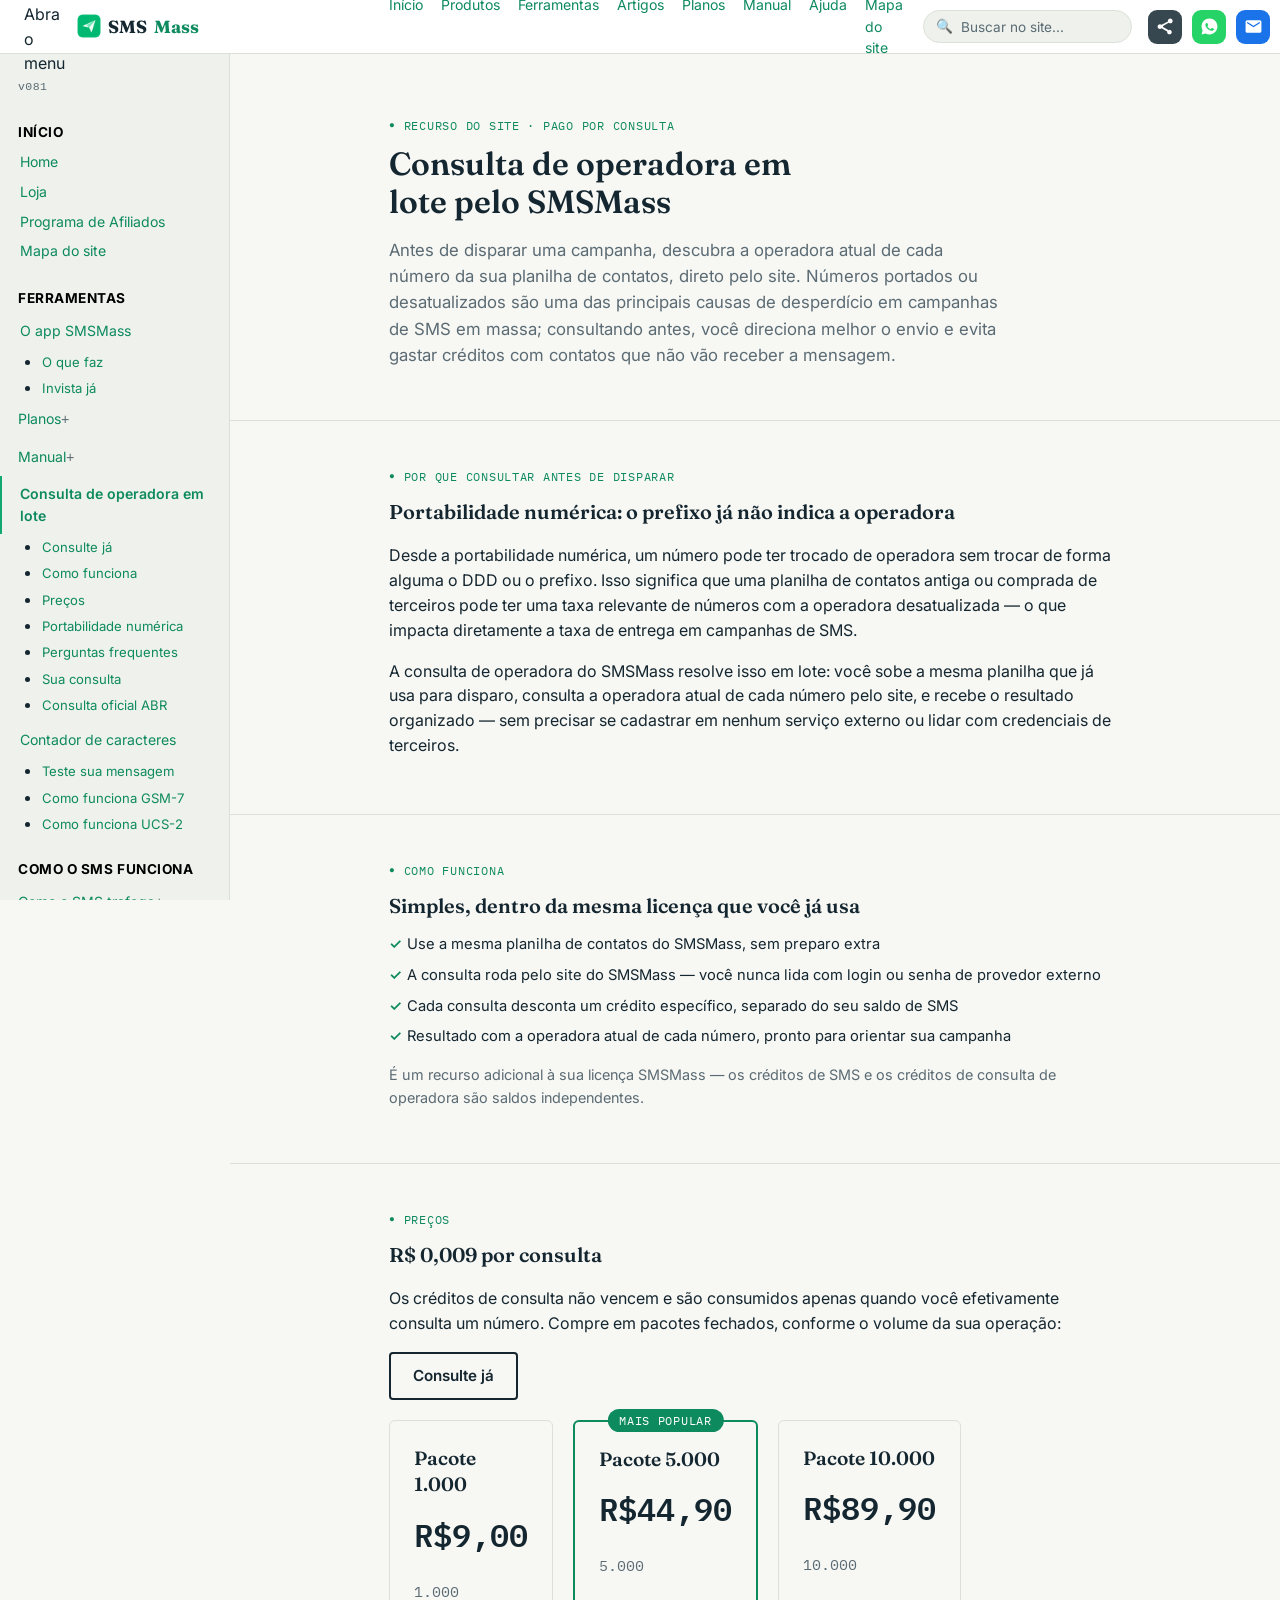
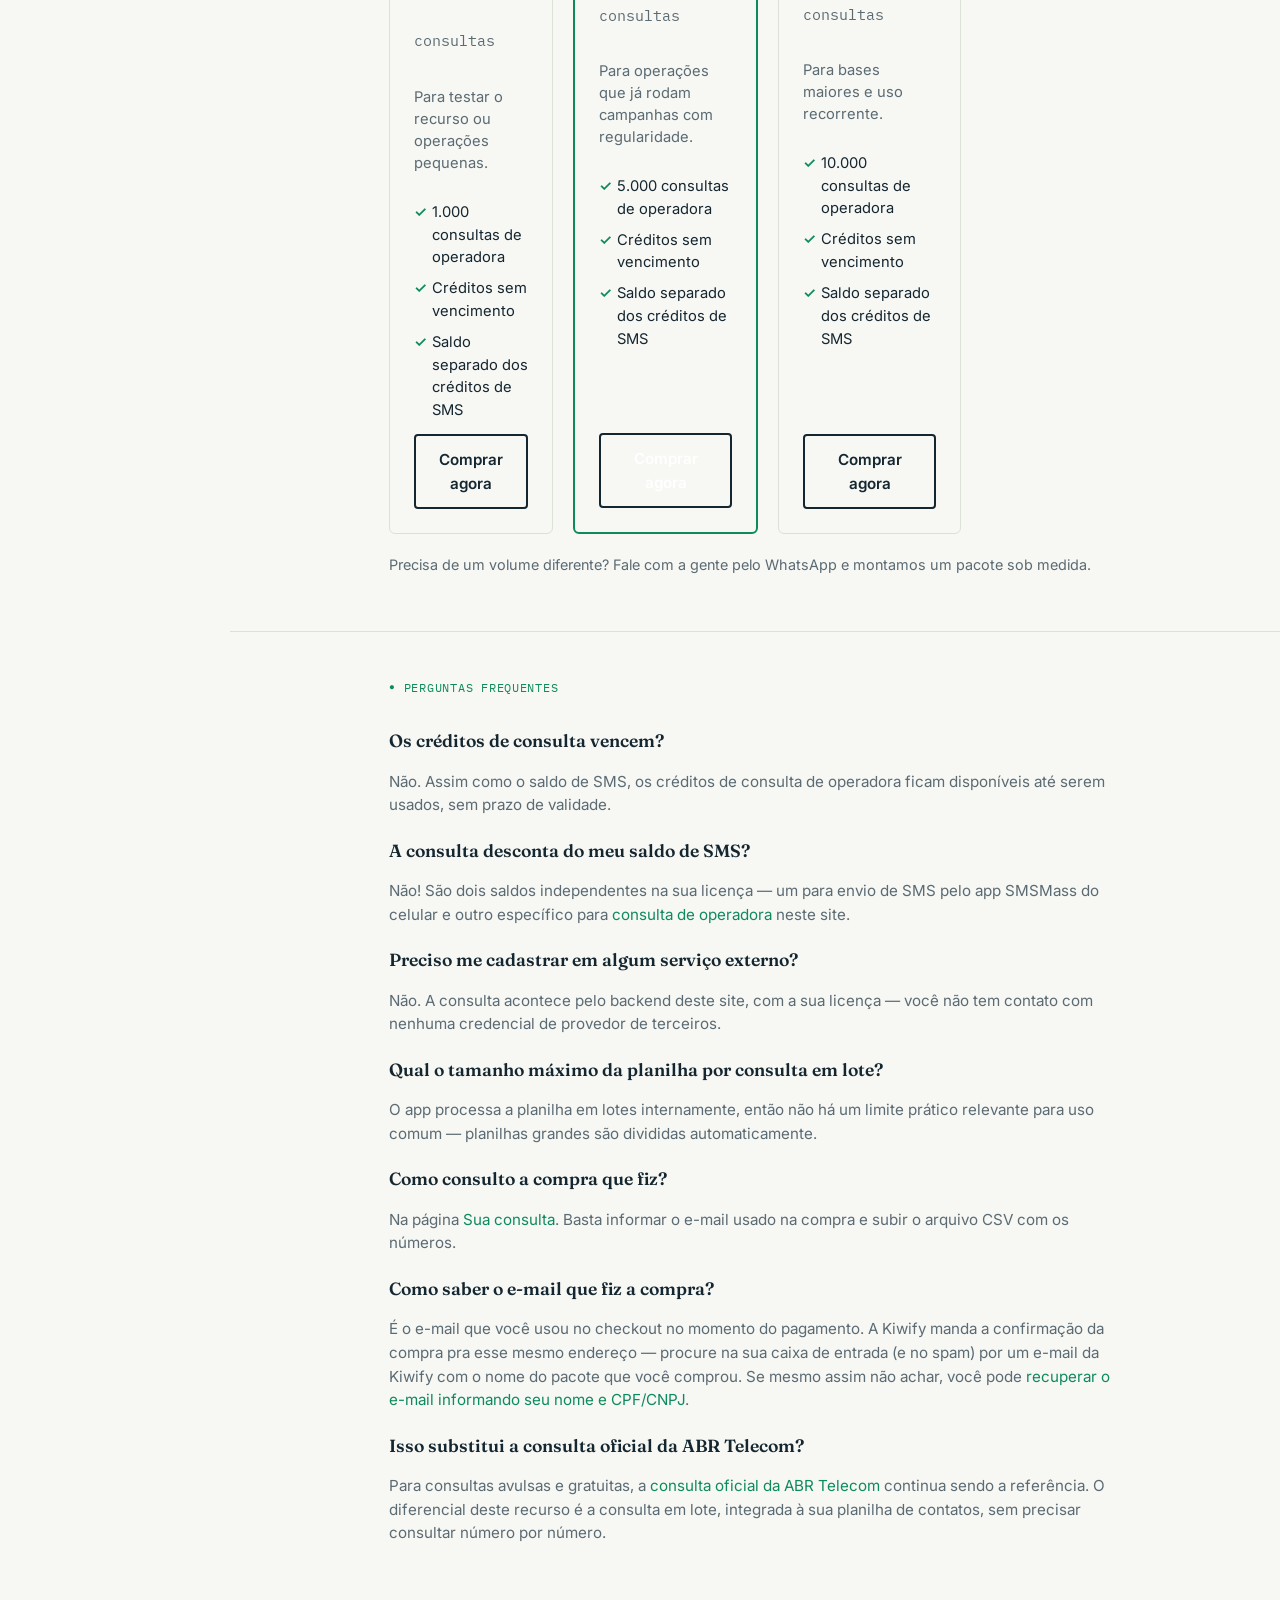
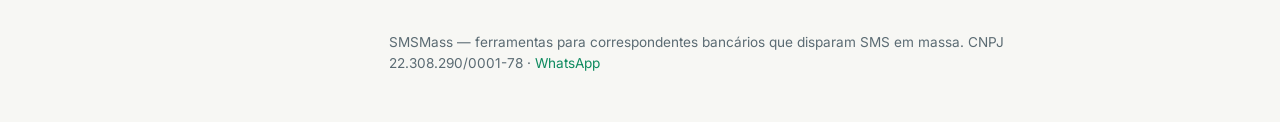
<file: consulta-operadora.html>
<!DOCTYPE html>
<html lang="pt-BR">
<head>
<meta charset="UTF-8">
<meta name="viewport" content="width=device-width, initial-scale=1.0">
<link rel="icon" type="image/png" sizes="32x32" href="favicon-32.png">
<link rel="icon" type="image/png" sizes="16x16" href="favicon-16.png">
<link rel="apple-touch-icon" sizes="180x180" href="favicon-180.png">
<link rel="shortcut icon" href="favicon.ico">

<title>SMSMass</title>
<meta name="description" content="Consulta de operadora em lote integrada ao SMSMass. Descubra a operadora atual de cada número da sua planilha antes de disparar e evite desperdício de créditos SMS.">
<link rel="canonical" href="https://smsmass.com.br/consulta-operadora.html">
<meta property="og:type" content="website">
<meta property="og:title" content="Consulta de operadora em lote — SMSMass">
<meta property="og:description" content="Descubra a operadora atual de cada número da sua planilha, direto pelo site, antes de disparar sua campanha.">
<meta property="og:url" content="https://smsmass.com.br/consulta-operadora.html">
<meta property="og:locale" content="pt_BR">
<meta name="twitter:card" content="summary">
<meta name="twitter:title" content="Consulta de operadora em lote — SMSMass">
<meta name="twitter:description" content="Descubra a operadora atual de cada número da sua planilha, direto pelo site, antes de disparar sua campanha.">
<link rel="stylesheet" href="style.css?v=57">
<style>
.topbar{
  position:fixed;top:0;left:0;right:0;z-index:100;
  background:#fff;border-bottom:1px solid var(--line);
  height:54px;display:flex;align-items:center;
  -webkit-transform:translateZ(0);transform:translateZ(0);will-change:transform;
}
.topbar-inner{
  width:100%;padding:0 24px;
  display:flex;align-items:center;justify-content:flex-start;gap:20px;
}
.topbar .brand{font-family:'Fraunces',serif;font-weight:700;font-size:1.1rem;}
.topbar .brand span{color:var(--green);}
.topbar nav{display:flex;gap:18px;font-size:.88rem;margin-left:170px;}
.topbar nav a{color:var(--green);}
.topbar nav a:hover{color:var(--navy);text-decoration:none;}

.topbar-right{margin-left:auto;display:flex;align-items:center;gap:12px;}
.topbar-search{
  display:flex;align-items:center;background:var(--paper-dim);
  border:1px solid var(--line);border-radius:20px;padding:5px 12px;font-size:.85rem;
}
.topbar-search input{
  border:none;background:transparent;outline:none;font-size:.85rem;width:160px;
  color:var(--navy);font-family:'Inter',sans-serif;
}
.topbar-search input::placeholder{color:var(--slate);}
.topbar-search .search-icon{color:var(--slate);margin-right:6px;}
.topbar-help{color:var(--green);font-size:.88rem;text-decoration:none;}
.topbar-help:hover{color:var(--navy);text-decoration:none;}

.topbar-icons{display:flex;align-items:center;gap:10px;margin-left:4px;}
.icon-link{color:#fff;display:inline-flex;align-items:center;justify-content:center;width:34px;height:34px;border-radius:9px;transition:transform .12s, opacity .12s;line-height:0;}
.icon-link svg{width:19px;height:19px;}
.icon-link:hover{transform:scale(1.08);opacity:.88;}
.icon-link.icon-share{background:#37474F;}
.icon-link.icon-whats{background:#25D366;}
.icon-link.icon-email{background:#1A73E8;}

.aviso-especial{color:#C0392B;font-weight:700;}
.sidebar-version{padding:4px 18px 12px;color:var(--slate);font-size:.72rem;letter-spacing:.04em;font-family:monospace;}

/* Search results dropdown */
.search-results{
  position:fixed;top:54px;right:24px;
  background:#fff;border:1px solid var(--line);border-radius:4px;
  width:340px;max-height:400px;overflow-y:auto;
  box-shadow:0 4px 12px rgba(0,0,0,0.08);
  z-index:200;display:none;
}
.search-results.show{display:block;}
.search-results a{
  display:block;padding:10px 14px;color:var(--navy);
  border-bottom:1px solid var(--line);text-decoration:none;font-size:.88rem;
}
.search-results a:last-child{border-bottom:none;}
.search-results a:hover{background:var(--paper-dim);}
.search-results .rtitle{color:var(--green);}
.search-results .rsnippet{color:var(--slate);font-size:.8rem;margin-top:2px;}
.search-results .rempty{padding:14px;color:var(--slate);font-size:.85rem;text-align:center;}

/* Sidebar */
.sidebar{
  position:fixed;top:54px;left:0;bottom:0;width:230px;
  background:var(--paper-dim);border-right:1px solid var(--line);
  overflow-y:auto;padding:20px 0;
  -webkit-transform:translateZ(0);transform:translateZ(0);will-change:transform;
}
.sidebar-group{margin-bottom:8px;}
.sidebar-label{
  font-family:'Inter',sans-serif;
  font-size:.85rem;letter-spacing:.04em;text-transform:uppercase;
  color:#000;font-weight:700;padding:14px 18px 4px;
}
.sidebar-group.compact a{padding:4px 18px;}
.sidebar a{
  display:block;padding:7px 18px;font-size:.88rem;color:var(--green);
  border-left:2px solid transparent;transition:border-color .12s, background .12s;
  text-decoration:none;
}
.sidebar a:hover{background:var(--paper);border-left-color:var(--green);text-decoration:none;color:var(--navy);}
.sidebar a.ativo{border-left-color:var(--green-bright);color:var(--green);font-weight:600;}

.sidebar .sublist{
  list-style:disc;
  margin:0 0 4px 42px;
  padding:0;
}
.sidebar .sublist li{margin:0;padding:0;}
.sidebar .sublist a{
  display:block;padding:3px 0;font-size:.82rem;color:var(--green);
  border-left:none;
}
.sidebar .sublist a:hover{color:var(--navy);background:transparent;text-decoration:underline;}

/* Sidebar: grupos colapsáveis (details/summary) */
.sidebar details{margin:0;}
.sidebar summary{
  list-style:none;cursor:pointer;display:block;
  padding:7px 18px;font-size:.88rem;
}
.sidebar summary::-webkit-details-marker{display:none;}
.sidebar summary::after{content:'+';color:var(--slate);font-family:monospace;}
.sidebar details[open] summary::after{content:'−';}
.sidebar summary a{display:inline;padding:0;border-left:none;}
.sidebar summary:hover{background:var(--paper);}
.sidebar details .sublist{margin-top:0;}
.sidebar .sublist + details summary{padding-top:2px;}

/* Main content */
.main{margin-left:230px;margin-top:54px;min-height:calc(100vh - 54px);}

/* Hamburger mobile */
.menu-toggle{display:none;background:none;border:none;cursor:pointer;padding:8px;}
.menu-toggle span{display:block;width:22px;height:2px;background:var(--navy);margin:4px 0;}

@media(max-width:768px){
  .sidebar{transform:translateX(-100%);transition:transform .2s;}
  .sidebar.open{transform:translateX(0);}
  .main{margin-left:0;}
  .menu-toggle{display:block;}
  .topbar nav{display:none;}
}
@media(max-width:1024px){
  .topbar-search{display:none;}
  .topbar-inner{padding:0 14px;gap:10px;}
  .topbar-icons{gap:6px;flex-shrink:0;}
  .icon-link{width:30px;height:30px;border-radius:8px;flex-shrink:0;}
  .icon-link svg{width:16px;height:16px;}
}
:target{scroll-margin-top:70px;}
.plans{display:grid;gap:20px;margin-top:32px;}
@media(min-width:640px){.plans{grid-template-columns:repeat(2,1fr);}}
@media(min-width:960px){.plans{grid-template-columns:repeat(4,1fr);}}

.plan{
  border:1px solid var(--line);
  border-radius:6px;
  padding:24px;
  background:var(--paper);
  display:flex;
  flex-direction:column;
  gap:12px;
}
.plan.destaque{
  border-color:var(--green);
  border-width:2px;
  position:relative;
}
.badge{
  position:absolute;
  top:-13px;
  left:50%;
  transform:translateX(-50%);
  background:var(--green);
  color:#fff;
  font-family:'IBM Plex Mono',monospace;
  font-size:.72rem;
  letter-spacing:.06em;
  text-transform:uppercase;
  padding:3px 12px;
  border-radius:20px;
  white-space:nowrap;
}
.plan-nome{font-family:'Fraunces',serif;font-size:1.2rem;font-weight:600;line-height:1.4;}
.plan-nome .plan-qtd{display:block;font-family:'IBM Plex Mono',monospace;font-size:.9rem;font-weight:600;color:var(--green);letter-spacing:.02em;}
.plan-preco{font-family:'IBM Plex Mono',monospace;font-size:2rem;font-weight:600;color:var(--navy);}
.plan-preco span{font-size:.95rem;font-weight:400;color:var(--slate);}
.plan-desc{color:var(--slate);font-size:.92rem;line-height:1.5;}
.plan-items{list-style:none;padding:0;margin:0;display:flex;flex-direction:column;gap:8px;}
.plan-items li{font-size:.92rem;padding-left:18px;position:relative;}
.plan-items li::before{content:'✓';position:absolute;left:0;color:var(--green);font-weight:600;}
.plan-btn{
  display:block;
  text-align:center;
  padding:12px;
  border-radius:4px;
  font-weight:600;
  font-size:.95rem;
  margin-top:auto;
  border:2px solid var(--navy);
  color:var(--navy);
  transition:background .15s, color .15s;
}
.plan-btn:hover{background:var(--dark-green);color:#fff;text-decoration:none;}
.plan.destaque .plan-btn{background:var(--dark-green);color:#fff;}
.plan.destaque .plan-btn:hover{background:var(--dark-green-hover);}
</style>
<link rel="manifest" href="manifest.json">
<meta name="theme-color" content="#ffffff">
<script src="pwa.js" defer></script>
</head>
<body>
<!-- Barra superior -->
<div class="topbar">
  <div class="topbar-inner">
    <div style="display:flex;align-items:center;gap:12px;">
      <button class="menu-toggle" onclick="document.querySelector('.sidebar').classList.toggle('open'); document.getElementById('menuHint').classList.remove('show'); localStorage.setItem('menuHintVisto','1');" aria-label="Menu">
        <span></span><span></span><span></span>
      </button>
      <div class="menu-hint" id="menuHint">↖ Abra o menu</div>
      <div class="brand"><a href="index.html" style="text-decoration:none;color:inherit;display:flex;align-items:center;gap:7px;"><img src="favicon-32.png" alt="" style="width:24px;height:24px;border-radius:6px;">SMS<span>Mass</span></a></div>
    </div>
    <nav>
      <a href="index.html">Início</a>
      <a href="planos.html#planos">Produtos</a>
      <a href="index.html#ferramentas">Ferramentas</a>
      <a href="index.html#artigos">Artigos</a>
      <a href="planos.html">Planos</a>
      <a href="manual.html">Manual</a>
      <a href="ajuda.html">Ajuda</a>
      <a href="mapa-do-site.html">Mapa do site</a>
    </nav>
    <div class="topbar-right">
      <div class="topbar-search">
        <span class="search-icon">🔍</span>
        <input type="text" id="siteSearch" placeholder="Buscar no site..." aria-label="Buscar no site">
      </div>
      <div class="topbar-icons">
        <a href="#" onclick="event.preventDefault();compartilharSite();" class="icon-link icon-share" aria-label="Compartilhar" title="Compartilhar"><svg viewBox="0 0 24 24" width="26" height="26" fill="currentColor" aria-hidden="true"><path d="M18 16.08c-.76 0-1.44.3-1.96.77L8.91 12.7c.05-.23.09-.46.09-.7s-.04-.47-.09-.7l7.05-4.11c.54.5 1.25.81 2.04.81 1.66 0 3-1.34 3-3s-1.34-3-3-3-3 1.34-3 3c0 .24.04.47.09.7L7.04 9.81C6.5 9.31 5.79 9 5 9c-1.66 0-3 1.34-3 3s1.34 3 3 3c.79 0 1.5-.31 2.04-.81l7.12 4.16c-.05.21-.08.43-.08.65 0 1.61 1.31 2.92 2.92 2.92 1.61 0 2.92-1.31 2.92-2.92s-1.31-2.92-2.92-2.92z"/></svg></a>
        <a href="https://wa.me/5531991271321?text=Ol%C3%A1%2C%20vim%20pelo%20site%20SMSMass" target="_blank" rel="noopener" class="icon-link icon-whats" aria-label="Falar no WhatsApp" title="Falar no WhatsApp"><svg viewBox="0 0 24 24" width="26" height="26" fill="currentColor" aria-hidden="true"><path d="M12 2C6.48 2 2 6.48 2 12c0 1.77.46 3.45 1.27 4.9L2 22l5.24-1.24C8.63 21.55 10.27 22 12 22c5.52 0 10-4.48 10-10S17.52 2 12 2zm5.2 14.1c-.22.62-1.28 1.2-1.77 1.24-.45.05-.92.22-3.1-.65-2.62-1.05-4.3-3.68-4.44-3.85-.13-.18-1.05-1.4-1.05-2.67 0-1.27.67-1.89.9-2.15.23-.25.5-.31.67-.31h.47c.15 0 .35-.03.55.42.22.5.75 1.78.81 1.9.07.14.11.29.02.47-.08.18-.13.29-.26.44-.13.16-.28.35-.4.47-.13.13-.27.28-.11.55.15.28.7 1.16 1.51 1.88 1.04.92 1.92 1.22 2.2 1.36.28.14.44.13.6-.04.18-.18.72-.83.91-1.11.2-.29.4-.24.65-.14.27.09 1.67.77 1.95.92.28.14.47.21.55.33.07.11.07.66-.15 1.25z"/></svg></a>
        <a href="mailto:dev-io@outlook.com" class="icon-link icon-email" aria-label="Enviar e-mail" title="Enviar e-mail"><svg viewBox="0 0 24 24" width="26" height="26" fill="currentColor" aria-hidden="true"><path d="M20 4H4c-1.1 0-1.99.9-1.99 2L2 18c0 1.1.9 2 2 2h16c1.1 0 2-.9 2-2V6c0-1.1-.9-2-2-2zm0 4l-8 5-8-5V6l8 5 8-5v2z"/></svg></a>
      </div>
    </div>
  </div>
</div>
<div id="searchResults" class="search-results"></div>

<!-- Sidebar esquerda -->
<div class="sidebar">
  <div class="sidebar-version">v081</div>
  <div class="sidebar-group compact">
    <div class="sidebar-label">Início</div>
    <a href="index.html">Home</a>
    <a href="loja.html">Loja</a>
    <a href="afiliados.html">Programa de Afiliados</a>
    <a href="mapa-do-site.html">Mapa do site</a>
    <a href="#" class="pwa-instalar" style="display:none">📲 Instalar no celular</a>
  </div>

  <div class="sidebar-group">
    <div class="sidebar-label">Ferramentas</div>
    <a href="index.html">O app SMSMass</a>
    <ul class="sublist">
      <li><a href="index.html#o-que-faz">O que faz</a></li>
      <li><a href="index.html#planos">Invista já</a></li>
    </ul>
    <details>
      <summary><a href="planos.html">Planos</a></summary>
      <ul class="sublist">
        <li><a href="planos.html#planos">Planos e preços</a></li>
        <li><a href="planos.html#faq">Perguntas frequentes</a></li>
        <li><a href="manual.html#ativar-licenca">Ativar minha licença</a></li>
        <li><a href="manual.html#ativar-licenca">Recuperar minha chave</a></li>
      </ul>
    </details>
    <details>
      <summary><a href="manual.html">Manual</a></summary>
      <ul class="sublist">
        <li><a href="manual.html#conhecendo-o-app">Conhecendo o app</a></li>
        <li><a href="manual.html#como-usar">Como usar</a></li>
        <li><a href="manual.html#requisitos">Requisitos</a></li>
        <li><a href="manual.html#instalacao">Instalação</a></li>
        <li><a href="manual.html#reinstalacao">Reinstalação</a></li>
        <li><a href="manual.html#legislacao">Legislação</a></li>
        <li><a href="manual.html#criando-mensagem">Criando sua mensagem</a></li>
        <li><a href="manual.html#obter-contatos">Link dos contatos</a></li>
        <li><a href="manual.html#ativar-licenca">Ativar ou recuperar a licença</a></li>
        <li><a href="manual.html#intervalo-disparos">Intervalo entre disparos</a></li>
        <li><a href="manual.html#intervalo-de-ate">Usar intervalo De/Até</a></li>
        <li><a href="manual.html#enviando">Enviando</a></li>
        <li><a href="manual.html#relatorio">Ler o relatório</a></li>
        <li><a href="manual.html#envio-avulso">Envio avulso</a></li>
        <li><a href="manual.html#possiveis-problemas">Possíveis problemas</a></li>
        <li><a href="manual.html#faq">Perguntas frequentes</a></li>
      </ul>
    </details>
    <a href="consulta-operadora.html" class="ativo">Consulta de operadora em lote</a>
    <ul class="sublist">
      <li><a href="consultas-executar.html">Consulte já</a></li>
      <li><a href="consulta-operadora.html#como-funciona">Como funciona</a></li>
      <li><a href="consulta-operadora.html#precos">Preços</a></li>
      <li><a href="simulador-operadora.html#portabilidade">Portabilidade numérica</a></li>
      <li><a href="consulta-operadora.html#faq">Perguntas frequentes</a></li>
      <li><a href="sua-consulta.html">Sua consulta</a></li>
      <li><a href="simulador-operadora.html#abr">Consulta oficial ABR</a></li>
    </ul>
    <a href="contador-caracteres.html">Contador de caracteres</a>
    <ul class="sublist">
      <li><a href="contador-caracteres.html#teste">Teste sua mensagem</a></li>
      <li><a href="contador-caracteres.html#gsm7">Como funciona GSM-7</a></li>
      <li><a href="contador-caracteres.html#ucs2">Como funciona UCS-2</a></li>
    </ul>
  </div>

  <div class="sidebar-group">
    <div class="sidebar-label">Como o SMS funciona</div>
    <details>
      <summary><a href="como-sms-trafega.html">Como o SMS trafega</a></summary>
      <ul class="sublist">
      <li><a href="como-sms-trafega.html#smsc">SMSC</a></li>
      <li><a href="como-sms-trafega.html#smpp-ss7">SMPP e SS7</a></li>
    </ul>
    </details>
    <details>
      <summary><a href="gsm7-ucs2.html">GSM-7 vs UCS-2</a></summary>
      <ul class="sublist">
      <li><a href="gsm7-ucs2.html#padrao-gsm7">O padrão GSM-7</a></li>
      <li><a href="gsm7-ucs2.html#quando-ucs2">Quando UCS-2 ativa</a></li>
    </ul>
    </details>
  </div>

  <div class="sidebar-group">
    <div class="sidebar-label">Comparação e uso</div>
    <a href="rcs.html">RCS</a>
    <a href="sms-vs-whatsapp.html">SMS vs WhatsApp vs RCS</a>
    <details>
      <summary><a href="legislacao-sms.html">SMS marketing e LGPD</a></summary>
      <ul class="sublist">
      <li><a href="legislacao-sms.html#opt-out">Opt-out</a></li>
      <li><a href="legislacao-sms.html#bloqueio">Bloqueio na operadora</a></li>
    </ul>
    </details>
  </div>

  <div class="sidebar-group">
    <div class="sidebar-label">Recursos externos</div>
    <details>
      <summary><a href="sms-avulso-operadoras.html">SMS avulso via operadoras</a></summary>
      <ul class="sublist">
      <li><a href="sms-avulso-operadoras.html#tarifas">Tarifas das operadoras</a></li>
      <li><a href="sms-avulso-operadoras.html#plataformas">Plataformas web</a></li>
      <li><a href="sms-avulso-operadoras.html#avulso-faq">Perguntas frequentes</a></li>
    </ul>
    </details>
    <details>
      <summary><a href="sms-massa-chipeiras.html">SMS em massa por chipeiras</a></summary>
      <ul class="sublist">
      <li><a href="sms-massa-chipeiras.html#o-que-e">O que é uma chipeira</a></li>
      <li><a href="sms-massa-chipeiras.html#custo">Componentes do custo</a></li>
      <li><a href="sms-massa-chipeiras.html#comprar">Onde comprar</a></li>
      <li><a href="sms-massa-chipeiras.html#chipeira-faq">Perguntas frequentes</a></li>
    </ul>
    </details>
  </div>

  <div class="sidebar-scroll-hint"><span>↓</span></div>
</div>

<div class="main">




<div class="hero">
  <div class="wrap">
    <div class="hop">Recurso do site · Pago por consulta</div>
    <h1>Consulta de operadora em lote pelo SMSMass</h1>
    <p class="lede">Antes de disparar uma campanha, descubra a operadora atual de cada número da sua planilha de contatos, direto pelo site. Números portados ou desatualizados são uma das principais causas de desperdício em campanhas de SMS em massa; consultando antes, você direciona melhor o envio e evita gastar créditos com contatos que não vão receber a mensagem.</p>
  </div>
</div>

<section>
  <div class="wrap">
    <div class="hop">Por que consultar antes de disparar</div>
    <h2 style="font-size:1.25rem;">Portabilidade numérica: o prefixo já não indica a operadora</h2>
    <p>Desde a portabilidade numérica, um número pode ter trocado de operadora sem trocar de forma alguma o DDD ou o prefixo. Isso significa que uma planilha de contatos antiga ou comprada de terceiros pode ter uma taxa relevante de números com a operadora desatualizada — o que impacta diretamente a taxa de entrega em campanhas de SMS.</p>
    <p>A consulta de operadora do SMSMass resolve isso em lote: você sobe a mesma planilha que já usa para disparo, consulta a operadora atual de cada número pelo site, e recebe o resultado organizado — sem precisar se cadastrar em nenhum serviço externo ou lidar com credenciais de terceiros.</p>
  </div>
</section>

<section id="como-funciona">
  <div class="wrap">
    <div class="hop">Como funciona</div>
    <h2 style="font-size:1.25rem;">Simples, dentro da mesma licença que você já usa</h2>
    <ul class="plan-items" style="margin-top:12px;">
      <li>Use a mesma planilha de contatos do SMSMass, sem preparo extra</li>
      <li>A consulta roda pelo site do SMSMass — você nunca lida com login ou senha de provedor externo</li>
      <li>Cada consulta desconta um crédito específico, separado do seu saldo de SMS</li>
      <li>Resultado com a operadora atual de cada número, pronto para orientar sua campanha</li>
    </ul>
    <p style="margin-top:16px;color:var(--slate);font-size:.9rem;">É um recurso adicional à sua licença SMSMass — os créditos de SMS e os créditos de consulta de operadora são saldos independentes.</p>
  </div>
</section>

<section id="precos">
  <div class="wrap">
    <div class="hop">Preços</div>
    <h2 style="font-size:1.25rem;">R$ 0,009 por consulta</h2>
    <p>Os créditos de consulta não vencem e são consumidos apenas quando você efetivamente consulta um número. Compre em pacotes fechados, conforme o volume da sua operação:</p>
    <p style="margin-top:12px;"><a class="plan-btn" style="display:inline-block;width:auto;padding:10px 22px;" href="consultas-executar.html">Consulte já</a></p>

    <div class="plans" style="margin-top:20px;">

      <div class="plan">
        <div class="plan-nome">Pacote 1.000</div>
        <div class="plan-preco">R$9,00 <span>1.000 consultas</span></div>
        <p class="plan-desc">Para testar o recurso ou operações pequenas.</p>
        <ul class="plan-items">
          <li>1.000 consultas de operadora</li>
          <li>Créditos sem vencimento</li>
          <li>Saldo separado dos créditos de SMS</li>
        </ul>
        <a class="plan-btn" href="https://pay.kiwify.com.br/xYzHLlj" target="_blank" rel="noopener">Comprar agora</a>
      </div>

      <div class="plan destaque">
        <div class="badge">Mais popular</div>
        <div class="plan-nome">Pacote 5.000</div>
        <div class="plan-preco">R$44,90 <span>5.000 consultas</span></div>
        <p class="plan-desc">Para operações que já rodam campanhas com regularidade.</p>
        <ul class="plan-items">
          <li>5.000 consultas de operadora</li>
          <li>Créditos sem vencimento</li>
          <li>Saldo separado dos créditos de SMS</li>
        </ul>
        <a class="plan-btn" href="https://pay.kiwify.com.br/l4AJtAg" target="_blank" rel="noopener">Comprar agora</a>
      </div>

      <div class="plan">
        <div class="plan-nome">Pacote 10.000</div>
        <div class="plan-preco">R$89,90 <span>10.000 consultas</span></div>
        <p class="plan-desc">Para bases maiores e uso recorrente.</p>
        <ul class="plan-items">
          <li>10.000 consultas de operadora</li>
          <li>Créditos sem vencimento</li>
          <li>Saldo separado dos créditos de SMS</li>
        </ul>
        <a class="plan-btn" href="https://kiwify.app/SRb0323" target="_blank" rel="noopener">Comprar agora</a>
      </div>

    </div>

    <p style="margin-top:20px;color:var(--slate);font-size:.9rem;">Precisa de um volume diferente? Fale com a gente pelo WhatsApp e montamos um pacote sob medida.</p>
  </div>
</section>

<section id="faq">
  <div class="wrap">
    <div class="hop">Perguntas frequentes</div>

    <h3 style="font-family:'Fraunces',serif;font-size:1.1rem;margin-top:20px;">Os créditos de consulta vencem?</h3>
    <p style="color:var(--slate);font-size:.95rem;">Não. Assim como o saldo de SMS, os créditos de consulta de operadora ficam disponíveis até serem usados, sem prazo de validade.</p>

    <h3 style="font-family:'Fraunces',serif;font-size:1.1rem;margin-top:20px;">A consulta desconta do meu saldo de SMS?</h3>
    <p style="color:var(--slate);font-size:.95rem;">Não! São dois saldos independentes na sua licença — um para envio de SMS pelo app SMSMass do celular e outro específico para <a href="consultas-executar.html">consulta de operadora</a> neste site.</p>

    <h3 style="font-family:'Fraunces',serif;font-size:1.1rem;margin-top:20px;">Preciso me cadastrar em algum serviço externo?</h3>
    <p style="color:var(--slate);font-size:.95rem;">Não. A consulta acontece pelo backend deste site, com a sua licença — você não tem contato com nenhuma credencial de provedor de terceiros.</p>

    <h3 style="font-family:'Fraunces',serif;font-size:1.1rem;margin-top:20px;">Qual o tamanho máximo da planilha por consulta em lote?</h3>
    <p style="color:var(--slate);font-size:.95rem;">O app processa a planilha em lotes internamente, então não há um limite prático relevante para uso comum — planilhas grandes são divididas automaticamente.</p>

    <h3 style="font-family:'Fraunces',serif;font-size:1.1rem;margin-top:20px;">Como consulto a compra que fiz?</h3>
    <p style="color:var(--slate);font-size:.95rem;">Na página <a href="sua-consulta.html">Sua consulta</a>. Basta informar o e-mail usado na compra e subir o arquivo CSV com os números.</p>

    <h3 style="font-family:'Fraunces',serif;font-size:1.1rem;margin-top:20px;">Como saber o e-mail que fiz a compra?</h3>
    <p style="color:var(--slate);font-size:.95rem;">É o e-mail que você usou no checkout no momento do pagamento. A Kiwify manda a confirmação da compra pra esse mesmo endereço — procure na sua caixa de entrada (e no spam) por um e-mail da Kiwify com o nome do pacote que você comprou. Se mesmo assim não achar, você pode <a href="sua-consulta.html#recuperar">recuperar o e-mail informando seu nome e CPF/CNPJ</a>.</p>

    <h3 style="font-family:'Fraunces',serif;font-size:1.1rem;margin-top:20px;">Isso substitui a consulta oficial da ABR Telecom?</h3>
    <p style="color:var(--slate);font-size:.95rem;">Para consultas avulsas e gratuitas, a <a href="simulador-operadora.html#abr">consulta oficial da ABR Telecom</a> continua sendo a referência. O diferencial deste recurso é a consulta em lote, integrada à sua planilha de contatos, sem precisar consultar número por número.</p>
  </div>
</section>

<footer>
  <div class="wrap">SMSMass — ferramentas para correspondentes bancários que disparam SMS em massa. CNPJ 22.308.290/0001-78 · <a href="https://wa.me/5531991271321" target="_blank" rel="noopener">WhatsApp</a></div>
</footer>

</div><!-- /main -->
<script>
// Search index: title, description, url
const searchIndex = [
  {t:"Home",d:"Página inicial do SMSMass",u:"index.html"},
  {t:"Planos",d:"Trial, 2000, 5000 SMS ou ilimitado",u:"planos.html"},
  {t:"Loja",d:"Todos os produtos: planos de SMS, consultas e afiliados",u:"loja.html"},
  {t:"Consultas e Afiliados",d:"Consulta de operadora e portabilidade em lote",u:"consultas.html"},
  {t:"Programa de Afiliados",d:"Ganhe comissão indicando o SMSMass",u:"afiliados.html"},
  {t:"Contador de caracteres SMS",d:"GSM-7, UCS-2 e cálculo de segmentos",u:"contador-caracteres.html"},
  {t:"Simulador de operadora",d:"Consulta oficial ABR e portabilidade",u:"simulador-operadora.html"},
  {t:"Consulta de operadora em lote",d:"Recurso pago do site: consulta a operadora atual de toda a planilha",u:"consulta-operadora.html"},
  {t:"Rodar consulta de operadora",d:"Consulte já: envie o CSV e receba o resultado por e-mail",u:"consultas-executar.html"},
  {t:"Sua consulta",d:"Já é cliente? Rode sua consulta com os créditos que restarem",u:"sua-consulta.html"},
  {t:"Como o SMS trafega",d:"SMSC, SMPP e SS7",u:"como-sms-trafega.html"},
  {t:"GSM-7 vs UCS-2",d:"Por que o SMS tem limite de 160 caracteres",u:"gsm7-ucs2.html"},
  {t:"SMS vs WhatsApp vs RCS",d:"Comparação para cobrança e consignado",u:"sms-vs-whatsapp.html"},
  {t:"RCS",d:"Cobertura no Brasil e por que o SMSMass ainda nao envia por RCS",u:"rcs.html"},
  {t:"SMS marketing e LGPD",d:"Opt-out e bloqueio na operadora",u:"legislacao-sms.html"},
  {t:"SMS avulso via operadoras",d:"Vivo, Claro, TIM, Oi e plataformas web",u:"sms-avulso-operadoras.html"},
  {t:"SMS em massa por chipeiras",d:"Hardware GSM para disparo em volume",u:"sms-massa-chipeiras.html"},
  {t:"Manual do App",d:"Guia completo de uso do SMSMass, tudo em uma pagina",u:"manual.html"},
  {t:"Requisitos",d:"O que o celular precisa ter para rodar o SMSMass",u:"manual.html#requisitos"},
  {t:"Instalacao",d:"Instalar o APK e conceder permissao de SMS",u:"manual.html#instalacao"},
  {t:"Reinstalacao",d:"Como reinstalar o app corretamente",u:"manual.html#reinstalacao"},
  {t:"Legislacao",d:"Base legal LGPD e regras para uso eleitoral",u:"manual.html#legislacao"},
  {t:"Criando sua mensagem",d:"Limite de 160 caracteres e mesclagem com a planilha",u:"manual.html#criando-mensagem"},
  {t:"Link dos contatos",d:"Modelo de planilha e preparacao do Google Sheets",u:"manual.html#obter-contatos"},
  {t:"Contatos da agenda",d:"Escolher contatos direto da agenda do celular, sem planilha",u:"manual.html#contatos-agenda"},
  {t:"Como ativar a licenca",d:"Trial e planos pagos",u:"manual.html#ativar-licenca"},
  {t:"Intervalo entre disparos",d:"Ajuste de tempo entre SMS",u:"manual.html#intervalo-disparos"},
  {t:"Usar intervalo De/Ate",d:"Disparar parte da lista",u:"manual.html#intervalo-de-ate"},
  {t:"Enviando",d:"O que aparece na tela durante o disparo",u:"manual.html#enviando"},
  {t:"Ler o relatorio",d:"Interpretacao do report de envios",u:"manual.html#relatorio"},
  {t:"Envio avulso",d:"Enviar SMS para um contato ou poucos",u:"manual.html#envio-avulso"},
  {t:"Possiveis problemas",d:"Envio parou, limite do plano com saldo, tela apagada, retomar com De/Ate, onde fica o relatorio",u:"manual.html#possiveis-problemas"},
  {t:"Manual - Perguntas frequentes",d:"Duvidas comuns sobre o app",u:"manual.html#faq"},
  {t:"Ajuda",d:"FAQ geral e contato",u:"ajuda.html"},
  {t:"Mapa do site",d:"Todas as páginas do SMSMass em um só lugar",u:"mapa-do-site.html"}
];

function normalizar(s){
  return s.toLowerCase().normalize("NFD").replace(/[\u0300-\u036f]/g,"");
}
function buscar(q){
  const nq = normalizar(q);
  if(nq.length < 2) return [];
  return searchIndex.filter(i =>
    normalizar(i.t).includes(nq) || normalizar(i.d).includes(nq)
  ).slice(0,10);
}
function renderResultados(items){
  const box = document.getElementById("searchResults");
  if(items.length === 0){
    box.innerHTML = '<div class="rempty">Nada encontrado.</div>';
    box.classList.add("show");
    return;
  }
  box.innerHTML = items.map(i =>
    '<a href="' + i.u + '"><div class="rtitle">' + i.t + '</div><div class="rsnippet">' + i.d + '</div></a>'
  ).join("");
  box.classList.add("show");
}
document.addEventListener("DOMContentLoaded", function(){
  const inp = document.getElementById("siteSearch");
  const box = document.getElementById("searchResults");
  if(inp){
    inp.addEventListener("input", function(){
      const r = buscar(this.value);
      if(this.value.trim().length < 2){ box.classList.remove("show"); return; }
      renderResultados(r);
    });
    inp.addEventListener("blur", function(){ setTimeout(()=>box.classList.remove("show"), 200); });
    inp.addEventListener("focus", function(){ if(this.value.trim().length >= 2){ renderResultados(buscar(this.value)); } });
  }
});

// Compartilhar site
function compartilharSite(){
  const url = "https://smsmass.com.br";
  const txt = "Olha o site do SMSMass - disparo de SMS em massa direto do celular Android: " + url;
  if(navigator.share){
    navigator.share({title:"SMSMass", text:"Disparo de SMS em massa", url:url}).catch(()=>{});
  } else {
    window.open("https://wa.me/?text=" + encodeURIComponent(txt), "_blank");
  }
}
</script>

<script>
if (window.innerWidth <= 768 && !localStorage.getItem('menuHintVisto')) {
  var hint = document.getElementById('menuHint');
  if (hint) { hint.classList.add('show'); }
}
</script>
</body>
</html>
</file>
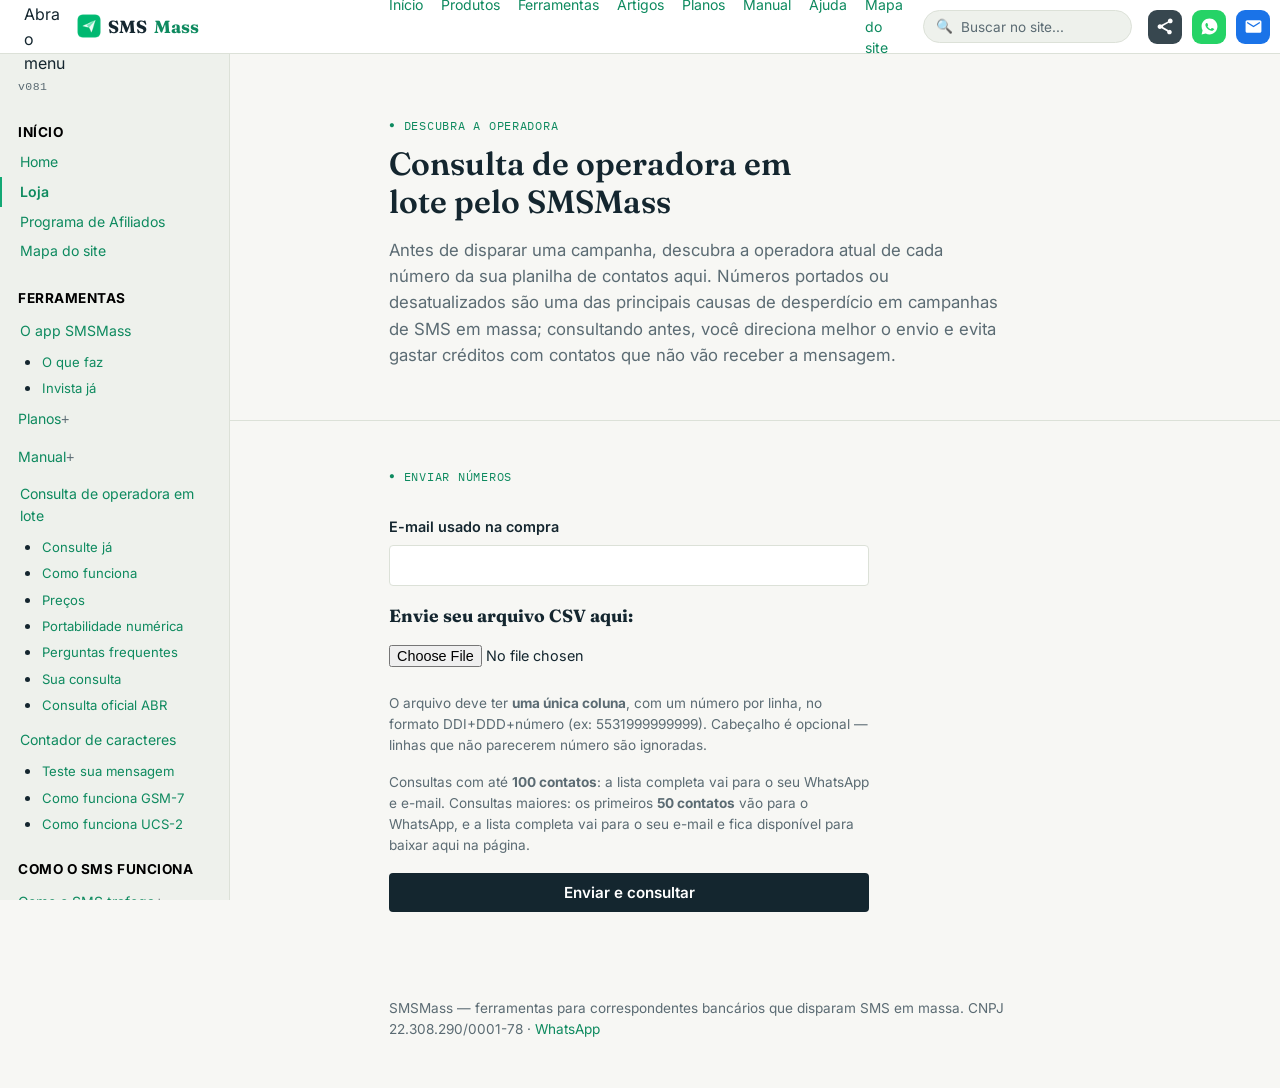
<file: consultas-executar.html>
<!DOCTYPE html>
<html lang="pt-BR">
<head>
<meta charset="UTF-8">
<meta name="viewport" content="width=device-width, initial-scale=1.0">
<link rel="icon" type="image/png" sizes="32x32" href="favicon-32.png">
<link rel="icon" type="image/png" sizes="16x16" href="favicon-16.png">
<link rel="apple-touch-icon" sizes="180x180" href="favicon-180.png">
<link rel="shortcut icon" href="favicon.ico">

<title>Consultar Operadora dos Números — SMSMass</title>
<meta name="description" content="Suba o arquivo CSV com os números e receba o resultado da consulta de operadora por e-mail.">
<meta name="robots" content="noindex, nofollow">
<link rel="canonical" href="https://smsmass.com.br/consultas-executar.html">
<meta property="og:type" content="website">
<meta property="og:title" content="Consultar Operadora dos Números — SMSMass">
<meta property="og:description" content="Suba o arquivo CSV com os números e receba o resultado por e-mail.">
<meta property="og:url" content="https://smsmass.com.br/consultas-executar.html">
<meta property="og:locale" content="pt_BR">
<meta name="twitter:card" content="summary">
<meta name="twitter:title" content="Consultar Operadora dos Números — SMSMass">
<meta name="twitter:description" content="Suba o arquivo CSV com os números e receba o resultado por e-mail.">
<link rel="stylesheet" href="style.css?v=57">
<style>
.topbar{
  position:fixed;top:0;left:0;right:0;z-index:100;
  background:#fff;border-bottom:1px solid var(--line);
  height:54px;display:flex;align-items:center;
  -webkit-transform:translateZ(0);transform:translateZ(0);will-change:transform;
}
.topbar-inner{
  width:100%;padding:0 24px;
  display:flex;align-items:center;justify-content:flex-start;gap:20px;
}
.topbar .brand{font-family:'Fraunces',serif;font-weight:700;font-size:1.1rem;}
.topbar .brand span{color:var(--green);}
.topbar nav{display:flex;gap:18px;font-size:.88rem;margin-left:170px;}
.topbar nav a{color:var(--green);}
.topbar nav a:hover{color:var(--navy);text-decoration:none;}

.topbar-right{margin-left:auto;display:flex;align-items:center;gap:12px;}
.topbar-search{
  display:flex;align-items:center;background:var(--paper-dim);
  border:1px solid var(--line);border-radius:20px;padding:5px 12px;font-size:.85rem;
}
.topbar-search input{
  border:none;background:transparent;outline:none;font-size:.85rem;width:160px;
  color:var(--navy);font-family:'Inter',sans-serif;
}
.topbar-search input::placeholder{color:var(--slate);}
.topbar-search .search-icon{color:var(--slate);margin-right:6px;}
.topbar-help{color:var(--green);font-size:.88rem;text-decoration:none;}
.topbar-help:hover{color:var(--navy);text-decoration:none;}

.topbar-icons{display:flex;align-items:center;gap:10px;margin-left:4px;}
.icon-link{color:#fff;display:inline-flex;align-items:center;justify-content:center;width:34px;height:34px;border-radius:9px;transition:transform .12s, opacity .12s;line-height:0;}
.icon-link svg{width:19px;height:19px;}
.icon-link:hover{transform:scale(1.08);opacity:.88;}
.icon-link.icon-share{background:#37474F;}
.icon-link.icon-whats{background:#25D366;}
.icon-link.icon-email{background:#1A73E8;}

.aviso-especial{color:#C0392B;font-weight:700;}
.sidebar-version{padding:4px 18px 12px;color:var(--slate);font-size:.72rem;letter-spacing:.04em;font-family:monospace;}

/* Search results dropdown */
.search-results{
  position:fixed;top:54px;right:24px;
  background:#fff;border:1px solid var(--line);border-radius:4px;
  width:340px;max-height:400px;overflow-y:auto;
  box-shadow:0 4px 12px rgba(0,0,0,0.08);
  z-index:200;display:none;
}
.search-results.show{display:block;}
.search-results a{
  display:block;padding:10px 14px;color:var(--navy);
  border-bottom:1px solid var(--line);text-decoration:none;font-size:.88rem;
}
.search-results a:last-child{border-bottom:none;}
.search-results a:hover{background:var(--paper-dim);}
.search-results .rtitle{color:var(--green);}
.search-results .rsnippet{color:var(--slate);font-size:.8rem;margin-top:2px;}
.search-results .rempty{padding:14px;color:var(--slate);font-size:.85rem;text-align:center;}

/* Sidebar */
.sidebar{
  position:fixed;top:54px;left:0;bottom:0;width:230px;
  background:var(--paper-dim);border-right:1px solid var(--line);
  overflow-y:auto;padding:20px 0;
  -webkit-transform:translateZ(0);transform:translateZ(0);will-change:transform;
}
.sidebar-group{margin-bottom:8px;}
.sidebar-label{
  font-family:'Inter',sans-serif;
  font-size:.85rem;letter-spacing:.04em;text-transform:uppercase;
  color:#000;font-weight:700;padding:14px 18px 4px;
}
.sidebar-group.compact a{padding:4px 18px;}
.sidebar a{
  display:block;padding:7px 18px;font-size:.88rem;color:var(--green);
  border-left:2px solid transparent;transition:border-color .12s, background .12s;
  text-decoration:none;
}
.sidebar a:hover{background:var(--paper);border-left-color:var(--green);text-decoration:none;color:var(--navy);}
.sidebar a.ativo{border-left-color:var(--green-bright);color:var(--green);font-weight:600;}

.sidebar .sublist{
  list-style:disc;
  margin:0 0 4px 42px;
  padding:0;
}
.sidebar .sublist li{margin:0;padding:0;}
.sidebar .sublist a{
  display:block;padding:3px 0;font-size:.82rem;color:var(--green);
  border-left:none;
}
.sidebar .sublist a:hover{color:var(--navy);background:transparent;text-decoration:underline;}

/* Sidebar: grupos colapsáveis (details/summary) */
.sidebar details{margin:0;}
.sidebar summary{
  list-style:none;cursor:pointer;display:block;
  padding:7px 18px;font-size:.88rem;
}
.sidebar summary::-webkit-details-marker{display:none;}
.sidebar summary::after{content:'+';color:var(--slate);font-family:monospace;}
.sidebar details[open] summary::after{content:'−';}
.sidebar summary a{display:inline;padding:0;border-left:none;}
.sidebar summary:hover{background:var(--paper);}
.sidebar details .sublist{margin-top:0;}
.sidebar .sublist + details summary{padding-top:2px;}

/* Main content */
.main{margin-left:230px;margin-top:54px;min-height:calc(100vh - 54px);}

/* Hamburger mobile */
.menu-toggle{display:none;background:none;border:none;cursor:pointer;padding:8px;}
.menu-toggle span{display:block;width:22px;height:2px;background:var(--navy);margin:4px 0;}

@media(max-width:768px){
  .sidebar{transform:translateX(-100%);transition:transform .2s;}
  .sidebar.open{transform:translateX(0);}
  .main{margin-left:0;}
  .menu-toggle{display:block;}
  .topbar nav{display:none;}
}
@media(max-width:1024px){
  .topbar-search{display:none;}
  .topbar-inner{padding:0 14px;gap:10px;}
  .topbar-icons{gap:6px;flex-shrink:0;}
  .icon-link{width:30px;height:30px;border-radius:8px;flex-shrink:0;}
  .icon-link svg{width:16px;height:16px;}
}
:target{scroll-margin-top:70px;}
.plans{display:grid;gap:20px;margin-top:32px;}
@media(min-width:640px){.plans{grid-template-columns:repeat(2,1fr);}}
@media(min-width:960px){.plans{grid-template-columns:repeat(4,1fr);}}

.plan{
  border:1px solid var(--line);
  border-radius:6px;
  padding:24px;
  background:var(--paper);
  display:flex;
  flex-direction:column;
  gap:12px;
}
.plan.destaque{
  border-color:var(--green);
  border-width:2px;
  position:relative;
}
.badge{
  position:absolute;
  top:-13px;
  left:50%;
  transform:translateX(-50%);
  background:var(--green);
  color:#fff;
  font-family:'IBM Plex Mono',monospace;
  font-size:.72rem;
  letter-spacing:.06em;
  text-transform:uppercase;
  padding:3px 12px;
  border-radius:20px;
  white-space:nowrap;
}
.plan-nome{font-family:'Fraunces',serif;font-size:1.2rem;font-weight:600;line-height:1.4;}
.plan-nome .plan-qtd{display:block;font-family:'IBM Plex Mono',monospace;font-size:.9rem;font-weight:600;color:var(--green);letter-spacing:.02em;}
.plan-preco{font-family:'IBM Plex Mono',monospace;font-size:2rem;font-weight:600;color:var(--navy);}
.plan-preco span{font-size:.95rem;font-weight:400;color:var(--slate);}
.plan-desc{color:var(--slate);font-size:.92rem;line-height:1.5;}
.plan-items{list-style:none;padding:0;margin:0;display:flex;flex-direction:column;gap:8px;}
.plan-items li{font-size:.92rem;padding-left:18px;position:relative;}
.plan-items li::before{content:'✓';position:absolute;left:0;color:var(--green);font-weight:600;}
.plan-btn{
  display:block;
  text-align:center;
  padding:12px;
  border-radius:4px;
  font-weight:600;
  font-size:.95rem;
  margin-top:auto;
  border:2px solid var(--navy);
  color:var(--navy);
  transition:background .15s, color .15s;
}
.plan-btn:hover{background:var(--dark-green);color:#fff;text-decoration:none;}
.plan.destaque .plan-btn{background:var(--dark-green);color:#fff;}
.plan.destaque .plan-btn:hover{background:var(--dark-green-hover);}
</style>
<link rel="manifest" href="manifest.json">
<meta name="theme-color" content="#ffffff">
<script src="pwa.js" defer></script>
</head>
<body>
<!-- Barra superior -->
<div class="topbar">
  <div class="topbar-inner">
    <div style="display:flex;align-items:center;gap:12px;">
      <button class="menu-toggle" onclick="document.querySelector('.sidebar').classList.toggle('open'); document.getElementById('menuHint').classList.remove('show'); localStorage.setItem('menuHintVisto','1');" aria-label="Menu">
        <span></span><span></span><span></span>
      </button>
      <div class="menu-hint" id="menuHint">↖ Abra o menu</div>
      <div class="brand"><a href="index.html" style="text-decoration:none;color:inherit;display:flex;align-items:center;gap:7px;"><img src="favicon-32.png" alt="" style="width:24px;height:24px;border-radius:6px;">SMS<span>Mass</span></a></div>
    </div>
    <nav>
      <a href="index.html">Início</a>
      <a href="planos.html#planos">Produtos</a>
      <a href="index.html#ferramentas">Ferramentas</a>
      <a href="index.html#artigos">Artigos</a>
      <a href="planos.html">Planos</a>
      <a href="manual.html">Manual</a>
      <a href="ajuda.html">Ajuda</a>
      <a href="mapa-do-site.html">Mapa do site</a>
    </nav>
    <div class="topbar-right">
      <div class="topbar-search">
        <span class="search-icon">🔍</span>
        <input type="text" id="siteSearch" placeholder="Buscar no site..." aria-label="Buscar no site">
      </div>
      <div class="topbar-icons">
        <a href="#" onclick="event.preventDefault();compartilharSite();" class="icon-link icon-share" aria-label="Compartilhar" title="Compartilhar"><svg viewBox="0 0 24 24" width="26" height="26" fill="currentColor" aria-hidden="true"><path d="M18 16.08c-.76 0-1.44.3-1.96.77L8.91 12.7c.05-.23.09-.46.09-.7s-.04-.47-.09-.7l7.05-4.11c.54.5 1.25.81 2.04.81 1.66 0 3-1.34 3-3s-1.34-3-3-3-3 1.34-3 3c0 .24.04.47.09.7L7.04 9.81C6.5 9.31 5.79 9 5 9c-1.66 0-3 1.34-3 3s1.34 3 3 3c.79 0 1.5-.31 2.04-.81l7.12 4.16c-.05.21-.08.43-.08.65 0 1.61 1.31 2.92 2.92 2.92 1.61 0 2.92-1.31 2.92-2.92s-1.31-2.92-2.92-2.92z"/></svg></a>
        <a href="https://wa.me/5531991271321?text=Ol%C3%A1%2C%20vim%20pelo%20site%20SMSMass" target="_blank" rel="noopener" class="icon-link icon-whats" aria-label="Falar no WhatsApp" title="Falar no WhatsApp"><svg viewBox="0 0 24 24" width="26" height="26" fill="currentColor" aria-hidden="true"><path d="M12 2C6.48 2 2 6.48 2 12c0 1.77.46 3.45 1.27 4.9L2 22l5.24-1.24C8.63 21.55 10.27 22 12 22c5.52 0 10-4.48 10-10S17.52 2 12 2zm5.2 14.1c-.22.62-1.28 1.2-1.77 1.24-.45.05-.92.22-3.1-.65-2.62-1.05-4.3-3.68-4.44-3.85-.13-.18-1.05-1.4-1.05-2.67 0-1.27.67-1.89.9-2.15.23-.25.5-.31.67-.31h.47c.15 0 .35-.03.55.42.22.5.75 1.78.81 1.9.07.14.11.29.02.47-.08.18-.13.29-.26.44-.13.16-.28.35-.4.47-.13.13-.27.28-.11.55.15.28.7 1.16 1.51 1.88 1.04.92 1.92 1.22 2.2 1.36.28.14.44.13.6-.04.18-.18.72-.83.91-1.11.2-.29.4-.24.65-.14.27.09 1.67.77 1.95.92.28.14.47.21.55.33.07.11.07.66-.15 1.25z"/></svg></a>
        <a href="mailto:dev-io@outlook.com" class="icon-link icon-email" aria-label="Enviar e-mail" title="Enviar e-mail"><svg viewBox="0 0 24 24" width="26" height="26" fill="currentColor" aria-hidden="true"><path d="M20 4H4c-1.1 0-1.99.9-1.99 2L2 18c0 1.1.9 2 2 2h16c1.1 0 2-.9 2-2V6c0-1.1-.9-2-2-2zm0 4l-8 5-8-5V6l8 5 8-5v2z"/></svg></a>
      </div>
    </div>
  </div>
</div>
<div id="searchResults" class="search-results"></div>

<!-- Sidebar esquerda -->
<div class="sidebar">
  <div class="sidebar-version">v081</div>
  <div class="sidebar-group compact">
    <div class="sidebar-label">Início</div>
    <a href="index.html">Home</a>
    <a href="loja.html" class="ativo">Loja</a>
    <a href="afiliados.html">Programa de Afiliados</a>
    <a href="mapa-do-site.html">Mapa do site</a>
    <a href="#" class="pwa-instalar" style="display:none">📲 Instalar no celular</a>
  </div>

  <div class="sidebar-group">
    <div class="sidebar-label">Ferramentas</div>
    <a href="index.html">O app SMSMass</a>
    <ul class="sublist">
      <li><a href="index.html#o-que-faz">O que faz</a></li>
      <li><a href="index.html#planos">Invista já</a></li>
    </ul>
    <details>
      <summary><a href="planos.html">Planos</a></summary>
      <ul class="sublist">
        <li><a href="planos.html#planos">Planos e preços</a></li>
        <li><a href="planos.html#faq">Perguntas frequentes</a></li>
        <li><a href="manual.html#ativar-licenca">Ativar minha licença</a></li>
        <li><a href="manual.html#ativar-licenca">Recuperar minha chave</a></li>
      </ul>
    </details>
    <details>
      <summary><a href="manual.html">Manual</a></summary>
      <ul class="sublist">
        <li><a href="manual.html#conhecendo-o-app">Conhecendo o app</a></li>
        <li><a href="manual.html#como-usar">Como usar</a></li>
        <li><a href="manual.html#requisitos">Requisitos</a></li>
        <li><a href="manual.html#instalacao">Instalação</a></li>
        <li><a href="manual.html#reinstalacao">Reinstalação</a></li>
        <li><a href="manual.html#legislacao">Legislação</a></li>
        <li><a href="manual.html#criando-mensagem">Criando sua mensagem</a></li>
        <li><a href="manual.html#obter-contatos">Link dos contatos</a></li>
        <li><a href="manual.html#ativar-licenca">Ativar ou recuperar a licença</a></li>
        <li><a href="manual.html#intervalo-disparos">Intervalo entre disparos</a></li>
        <li><a href="manual.html#intervalo-de-ate">Usar intervalo De/Até</a></li>
        <li><a href="manual.html#enviando">Enviando</a></li>
        <li><a href="manual.html#relatorio">Ler o relatório</a></li>
        <li><a href="manual.html#envio-avulso">Envio avulso</a></li>
        <li><a href="manual.html#possiveis-problemas">Possíveis problemas</a></li>
        <li><a href="manual.html#faq">Perguntas frequentes</a></li>
      </ul>
    </details>
    <a href="consulta-operadora.html">Consulta de operadora em lote</a>
    <ul class="sublist">
      <li><a href="consultas-executar.html">Consulte já</a></li>
      <li><a href="consulta-operadora.html#como-funciona">Como funciona</a></li>
      <li><a href="consulta-operadora.html#precos">Preços</a></li>
      <li><a href="simulador-operadora.html#portabilidade">Portabilidade numérica</a></li>
      <li><a href="consulta-operadora.html#faq">Perguntas frequentes</a></li>
      <li><a href="sua-consulta.html">Sua consulta</a></li>
      <li><a href="simulador-operadora.html#abr">Consulta oficial ABR</a></li>
    </ul>
    <a href="contador-caracteres.html">Contador de caracteres</a>
    <ul class="sublist">
      <li><a href="contador-caracteres.html#teste">Teste sua mensagem</a></li>
      <li><a href="contador-caracteres.html#gsm7">Como funciona GSM-7</a></li>
      <li><a href="contador-caracteres.html#ucs2">Como funciona UCS-2</a></li>
    </ul>
  </div>

  <div class="sidebar-group">
    <div class="sidebar-label">Como o SMS funciona</div>
    <details>
      <summary><a href="como-sms-trafega.html">Como o SMS trafega</a></summary>
      <ul class="sublist">
      <li><a href="como-sms-trafega.html#smsc">SMSC</a></li>
      <li><a href="como-sms-trafega.html#smpp-ss7">SMPP e SS7</a></li>
    </ul>
    </details>
    <details>
      <summary><a href="gsm7-ucs2.html">GSM-7 vs UCS-2</a></summary>
      <ul class="sublist">
      <li><a href="gsm7-ucs2.html#padrao-gsm7">O padrão GSM-7</a></li>
      <li><a href="gsm7-ucs2.html#quando-ucs2">Quando UCS-2 ativa</a></li>
    </ul>
    </details>
  </div>

  <div class="sidebar-group">
    <div class="sidebar-label">Comparação e uso</div>
    <a href="rcs.html">RCS</a>
    <a href="sms-vs-whatsapp.html">SMS vs WhatsApp vs RCS</a>
    <details>
      <summary><a href="legislacao-sms.html">SMS marketing e LGPD</a></summary>
      <ul class="sublist">
      <li><a href="legislacao-sms.html#opt-out">Opt-out</a></li>
      <li><a href="legislacao-sms.html#bloqueio">Bloqueio na operadora</a></li>
    </ul>
    </details>
  </div>

  <div class="sidebar-group">
    <div class="sidebar-label">Recursos externos</div>
    <details>
      <summary><a href="sms-avulso-operadoras.html">SMS avulso via operadoras</a></summary>
      <ul class="sublist">
      <li><a href="sms-avulso-operadoras.html#tarifas">Tarifas das operadoras</a></li>
      <li><a href="sms-avulso-operadoras.html#plataformas">Plataformas web</a></li>
      <li><a href="sms-avulso-operadoras.html#avulso-faq">Perguntas frequentes</a></li>
    </ul>
    </details>
    <details>
      <summary><a href="sms-massa-chipeiras.html">SMS em massa por chipeiras</a></summary>
      <ul class="sublist">
      <li><a href="sms-massa-chipeiras.html#o-que-e">O que é uma chipeira</a></li>
      <li><a href="sms-massa-chipeiras.html#custo">Componentes do custo</a></li>
      <li><a href="sms-massa-chipeiras.html#comprar">Onde comprar</a></li>
      <li><a href="sms-massa-chipeiras.html#chipeira-faq">Perguntas frequentes</a></li>
    </ul>
    </details>
  </div>

  <div class="sidebar-scroll-hint"><span>↓</span></div>
</div>

<div class="main">




<div class="hero">
  <div class="wrap">
    <div class="hop">Descubra a operadora</div>
    <h1>Consulta de operadora em lote pelo SMSMass</h1>
    <p class="lede">Antes de disparar uma campanha, descubra a operadora atual de cada número da sua planilha de contatos aqui. Números portados ou desatualizados são uma das principais causas de desperdício em campanhas de SMS em massa; consultando antes, você direciona melhor o envio e evita gastar créditos com contatos que não vão receber a mensagem.</p>
  </div>
</div>

<section>
  <div class="wrap">
    <div class="hop">Enviar números</div>

    <form id="formConsulta" style="max-width:480px;margin-top:20px;display:flex;flex-direction:column;gap:16px;">

      <label style="display:flex;flex-direction:column;gap:6px;font-size:.9rem;font-weight:600;">
        E-mail usado na compra
        <input type="email" id="campoEmailConsulta" required style="padding:10px 12px;border:1px solid var(--line);border-radius:4px;font-size:.95rem;font-family:inherit;">
      </label>

      <label style="display:flex;flex-direction:column;gap:6px;">
        <span style="font-size:1.1rem;font-weight:700;font-family:'Fraunces',serif;">Envie seu arquivo CSV aqui:</span>
        <input type="file" id="campoArquivoCsv" accept=".csv,text/csv" required style="padding:10px 0;font-size:.9rem;font-family:inherit;">
      </label>

      <p style="color:var(--slate);font-size:.85rem;margin:0;">O arquivo deve ter <strong>uma única coluna</strong>, com um número por linha, no formato DDI+DDD+número (ex: 5531999999999). Cabeçalho é opcional — linhas que não parecerem número são ignoradas.</p>

      <p style="color:var(--slate);font-size:.85rem;margin:0;">Consultas com até <strong>100 contatos</strong>: a lista completa vai para o seu WhatsApp e e-mail. Consultas maiores: os primeiros <strong>50 contatos</strong> vão para o WhatsApp, e a lista completa vai para o seu e-mail e fica disponível para baixar aqui na página.</p>

      <button type="submit" class="btn" style="border:none;cursor:pointer;">Enviar e consultar</button>
    </form>

    <p id="statusConsulta" style="margin-top:14px;color:var(--slate);font-size:.9rem;"></p>

    <div id="resultadoConsulta" style="margin-top:20px;display:none;">
      <div class="hop">Resultado</div>
      <p style="color:var(--slate);font-size:.85rem;line-height:1.5;">Seus dados trafegam só nesta sessão do seu navegador e chegam só por e-mail e pelo WhatsApp — não ficam salvos em nossos servidores.</p>
      <button type="button" id="btnBaixarResultado" class="btn" style="border:none;cursor:pointer;">Baixar arquivo com o resultado</button>
    </div>
  </div>
</section>

<script>
document.getElementById('campoArquivoCsv').addEventListener('change', function(){
  // nada de especial no momento da seleção, só confirma que trocou
});

document.getElementById('formConsulta').addEventListener('submit', function(e){
  e.preventDefault();
  var email = document.getElementById('campoEmailConsulta').value.trim();
  var arquivo = document.getElementById('campoArquivoCsv').files[0];
  var status = document.getElementById('statusConsulta');
  var botao = document.querySelector('#formConsulta button[type="submit"]');

  if (!arquivo) {
    status.textContent = 'Selecione um arquivo CSV.';
    return;
  }

  botao.disabled = true;
  status.textContent = 'Lendo arquivo...';

  var leitor = new FileReader();
  leitor.onload = function(evento){
    var csvTexto = evento.target.result;
    status.textContent = 'Consultando... isso pode levar alguns instantes para listas grandes.';

    fetch('https://script.google.com/macros/s/AKfycbzZOrI0mDpD7g3otFJPUMyqQmPm-qZ3DVgbExN21QxUTkHTiBJA5KYXbdmy-5X_6op4/exec', {
      method: 'POST',
      headers: {'Content-Type': 'text/plain'},
      body: JSON.stringify({
        tipo: 'consulta_lote',
        email: email,
        csv: csvTexto
      })
    })
    .then(function(resp){ return resp.json(); })
    .then(function(json){
      botao.disabled = false;
      if (json.ok) {
        var limite = json.limiteWhatsapp || 100;
        var saldoTxt = (typeof json.saldoRestante === 'number') ? ' Créditos restantes: ' + json.saldoRestante + '.' : '';
        if (json.total <= limite) {
          status.textContent = 'Consulta concluída! ' + json.total + ' números processados. A lista completa foi enviada para o seu e-mail e pelo WhatsApp.' + saldoTxt;
        } else {
          status.textContent = 'Consulta concluída! ' + json.total + ' números processados. A lista completa foi enviada para o seu e-mail; o WhatsApp recebeu uma amostra dos primeiros 50.' + saldoTxt;
        }
        prepararDownload(json.resultados);
      } else {
        status.textContent = 'Erro: ' + (json.erro || 'não foi possível processar a consulta.');
      }
    })
    .catch(function(){
      botao.disabled = false;
      status.textContent = 'Enviado! Se o resultado não aparecer aqui, confira seu e-mail em alguns instantes — a consulta continua sendo processada.';
    });
  };
  leitor.readAsText(arquivo);
});

function prepararDownload(resultados){
  var linhas = ['Numero,Operadora'];
  resultados.forEach(function(r){
    var numero = r.numero || r.number || r.telefone || '?';
    var operadora = r.operadora || r.carrier || r.operator || '?';
    linhas.push(numero + ',' + operadora);
  });
  var csvTexto = linhas.join('\n');

  var div = document.getElementById('resultadoConsulta');
  var botaoBaixar = document.getElementById('btnBaixarResultado');
  botaoBaixar.onclick = function(){
    var blob = new Blob([csvTexto], {type: 'text/csv;charset=utf-8;'});
    var url = URL.createObjectURL(blob);
    var a = document.createElement('a');
    a.href = url;
    a.download = 'resultado-consulta-operadora.csv';
    document.body.appendChild(a);
    a.click();
    document.body.removeChild(a);
    URL.revokeObjectURL(url);
  };
  div.style.display = 'block';
}
</script>


<footer>
  <div class="wrap">SMSMass — ferramentas para correspondentes bancários que disparam SMS em massa. CNPJ 22.308.290/0001-78 · <a href="https://wa.me/5531991271321" target="_blank" rel="noopener">WhatsApp</a></div>
</footer>

</div><!-- /main -->
<script>
// Search index: title, description, url
const searchIndex = [
  {t:"Home",d:"Página inicial do SMSMass",u:"index.html"},
  {t:"Planos",d:"Trial, 2000, 5000 SMS ou ilimitado",u:"planos.html"},
  {t:"Loja",d:"Todos os produtos: planos de SMS, consultas e afiliados",u:"loja.html"},
  {t:"Consultas e Afiliados",d:"Consulta de operadora e portabilidade em lote",u:"consultas.html"},
  {t:"Programa de Afiliados",d:"Ganhe comissão indicando o SMSMass",u:"afiliados.html"},
  {t:"Contador de caracteres SMS",d:"GSM-7, UCS-2 e cálculo de segmentos",u:"contador-caracteres.html"},
  {t:"Simulador de operadora",d:"Consulta oficial ABR e portabilidade",u:"simulador-operadora.html"},
  {t:"Consulta de operadora em lote",d:"Recurso pago do site: consulta a operadora atual de toda a planilha",u:"consulta-operadora.html"},
  {t:"Rodar consulta de operadora",d:"Consulte já: envie o CSV e receba o resultado por e-mail",u:"consultas-executar.html"},
  {t:"Sua consulta",d:"Já é cliente? Rode sua consulta com os créditos que restarem",u:"sua-consulta.html"},
  {t:"Como o SMS trafega",d:"SMSC, SMPP e SS7",u:"como-sms-trafega.html"},
  {t:"GSM-7 vs UCS-2",d:"Por que o SMS tem limite de 160 caracteres",u:"gsm7-ucs2.html"},
  {t:"SMS vs WhatsApp vs RCS",d:"Comparação para cobrança e consignado",u:"sms-vs-whatsapp.html"},
  {t:"RCS",d:"Cobertura no Brasil e por que o SMSMass ainda nao envia por RCS",u:"rcs.html"},
  {t:"SMS marketing e LGPD",d:"Opt-out e bloqueio na operadora",u:"legislacao-sms.html"},
  {t:"SMS avulso via operadoras",d:"Vivo, Claro, TIM, Oi e plataformas web",u:"sms-avulso-operadoras.html"},
  {t:"SMS em massa por chipeiras",d:"Hardware GSM para disparo em volume",u:"sms-massa-chipeiras.html"},
  {t:"Manual do App",d:"Guia completo de uso do SMSMass, tudo em uma pagina",u:"manual.html"},
  {t:"Requisitos",d:"O que o celular precisa ter para rodar o SMSMass",u:"manual.html#requisitos"},
  {t:"Instalacao",d:"Instalar o APK e conceder permissao de SMS",u:"manual.html#instalacao"},
  {t:"Reinstalacao",d:"Como reinstalar o app corretamente",u:"manual.html#reinstalacao"},
  {t:"Legislacao",d:"Base legal LGPD e regras para uso eleitoral",u:"manual.html#legislacao"},
  {t:"Criando sua mensagem",d:"Limite de 160 caracteres e mesclagem com a planilha",u:"manual.html#criando-mensagem"},
  {t:"Link dos contatos",d:"Modelo de planilha e preparacao do Google Sheets",u:"manual.html#obter-contatos"},
  {t:"Contatos da agenda",d:"Escolher contatos direto da agenda do celular, sem planilha",u:"manual.html#contatos-agenda"},
  {t:"Como ativar a licenca",d:"Trial e planos pagos",u:"manual.html#ativar-licenca"},
  {t:"Intervalo entre disparos",d:"Ajuste de tempo entre SMS",u:"manual.html#intervalo-disparos"},
  {t:"Usar intervalo De/Ate",d:"Disparar parte da lista",u:"manual.html#intervalo-de-ate"},
  {t:"Enviando",d:"O que aparece na tela durante o disparo",u:"manual.html#enviando"},
  {t:"Ler o relatorio",d:"Interpretacao do report de envios",u:"manual.html#relatorio"},
  {t:"Envio avulso",d:"Enviar SMS para um contato ou poucos",u:"manual.html#envio-avulso"},
  {t:"Possiveis problemas",d:"Envio parou, limite do plano com saldo, tela apagada, retomar com De/Ate, onde fica o relatorio",u:"manual.html#possiveis-problemas"},
  {t:"Manual - Perguntas frequentes",d:"Duvidas comuns sobre o app",u:"manual.html#faq"},
  {t:"Ajuda",d:"FAQ geral e contato",u:"ajuda.html"},
  {t:"Mapa do site",d:"Todas as páginas do SMSMass em um só lugar",u:"mapa-do-site.html"}
];

function normalizar(s){
  return s.toLowerCase().normalize("NFD").replace(/[\u0300-\u036f]/g,"");
}
function buscar(q){
  const nq = normalizar(q);
  if(nq.length < 2) return [];
  return searchIndex.filter(i =>
    normalizar(i.t).includes(nq) || normalizar(i.d).includes(nq)
  ).slice(0,10);
}
function renderResultados(items){
  const box = document.getElementById("searchResults");
  if(items.length === 0){
    box.innerHTML = '<div class="rempty">Nada encontrado.</div>';
    box.classList.add("show");
    return;
  }
  box.innerHTML = items.map(i =>
    '<a href="' + i.u + '"><div class="rtitle">' + i.t + '</div><div class="rsnippet">' + i.d + '</div></a>'
  ).join("");
  box.classList.add("show");
}
document.addEventListener("DOMContentLoaded", function(){
  const inp = document.getElementById("siteSearch");
  const box = document.getElementById("searchResults");
  if(inp){
    inp.addEventListener("input", function(){
      const r = buscar(this.value);
      if(this.value.trim().length < 2){ box.classList.remove("show"); return; }
      renderResultados(r);
    });
    inp.addEventListener("blur", function(){ setTimeout(()=>box.classList.remove("show"), 200); });
    inp.addEventListener("focus", function(){ if(this.value.trim().length >= 2){ renderResultados(buscar(this.value)); } });
  }
});

// Compartilhar site
function compartilharSite(){
  const url = "https://smsmass.com.br";
  const txt = "Olha o site do SMSMass - disparo de SMS em massa direto do celular Android: " + url;
  if(navigator.share){
    navigator.share({title:"SMSMass", text:"Disparo de SMS em massa", url:url}).catch(()=>{});
  } else {
    window.open("https://wa.me/?text=" + encodeURIComponent(txt), "_blank");
  }
}
</script>

<script>
if (window.innerWidth <= 768 && !localStorage.getItem('menuHintVisto')) {
  var hint = document.getElementById('menuHint');
  if (hint) { hint.classList.add('show'); }
}
</script>
</body>
</html>
</file>
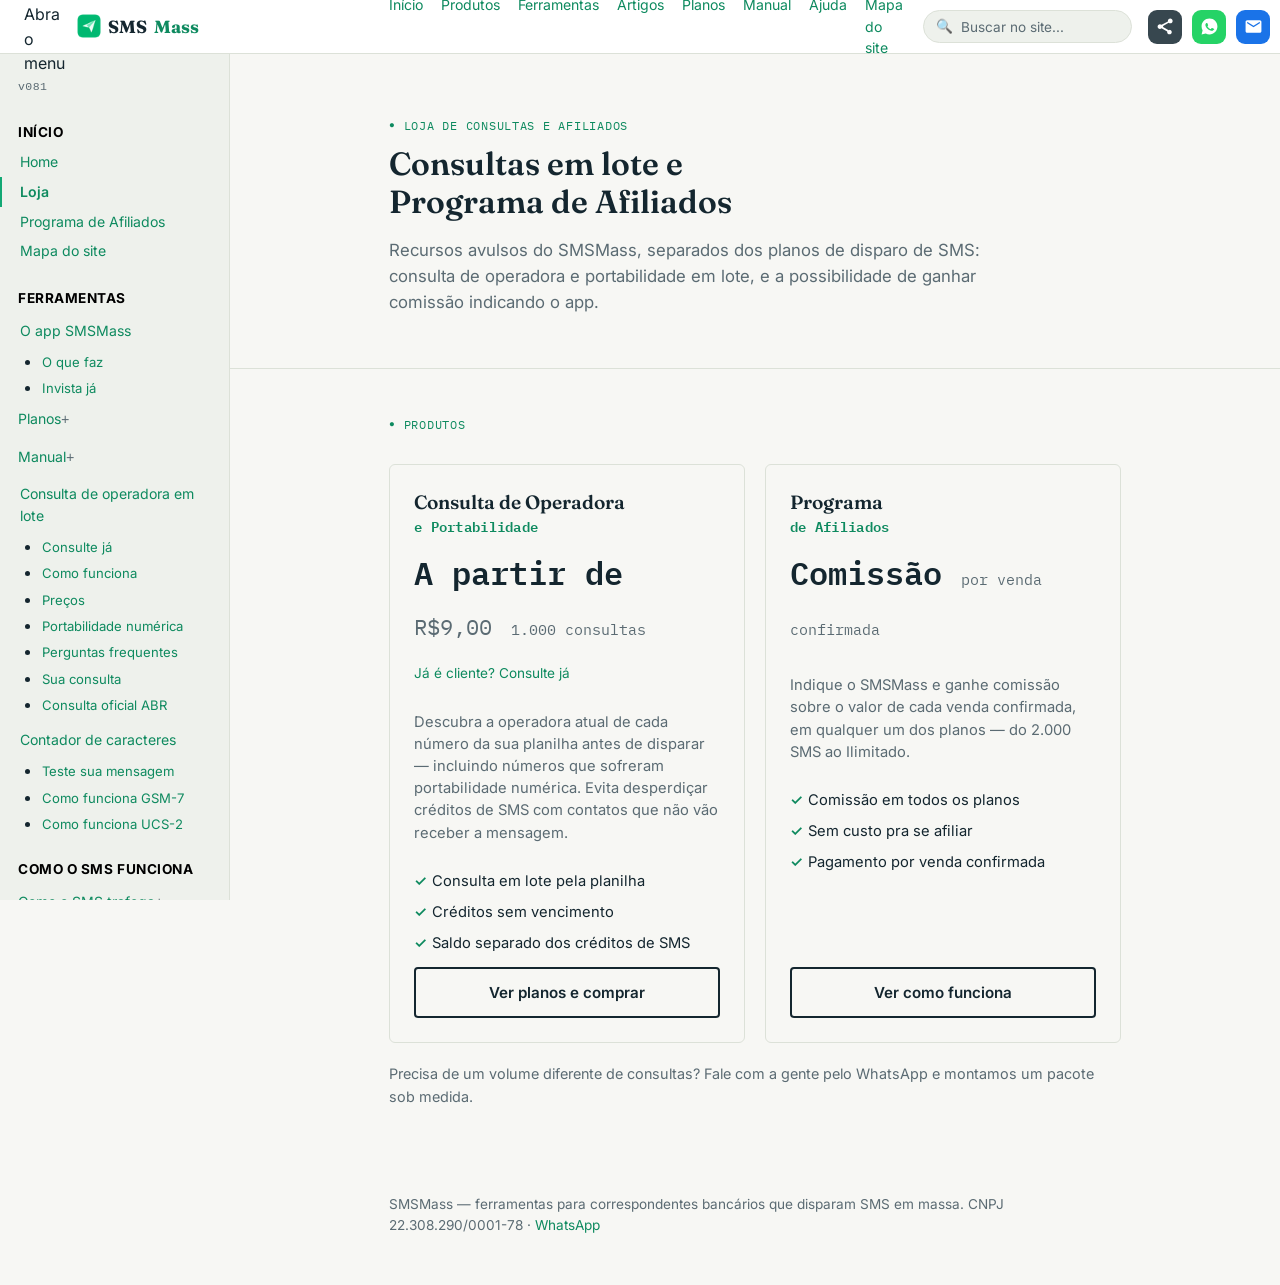
<file: consultas.html>
<!DOCTYPE html>
<html lang="pt-BR">
<head>
<meta charset="UTF-8">
<meta name="viewport" content="width=device-width, initial-scale=1.0">
<link rel="icon" type="image/png" sizes="32x32" href="favicon-32.png">
<link rel="icon" type="image/png" sizes="16x16" href="favicon-16.png">
<link rel="apple-touch-icon" sizes="180x180" href="favicon-180.png">
<link rel="shortcut icon" href="favicon.ico">

<title>SMSMass — Loja de Consultas e Programa de Afiliados</title>
<meta name="description" content="Consulta de operadora e portabilidade em lote, e programa de afiliados SMSMass: ganhe comissão indicando o app. Veja os produtos disponíveis.">
<link rel="canonical" href="https://smsmass.com.br/consultas.html">
<meta property="og:type" content="website">
<meta property="og:title" content="Loja de Consultas e Afiliados — SMSMass">
<meta property="og:description" content="Consulta de operadora e portabilidade em lote, e programa de afiliados SMSMass.">
<meta property="og:url" content="https://smsmass.com.br/consultas.html">
<meta property="og:locale" content="pt_BR">
<meta name="twitter:card" content="summary">
<meta name="twitter:title" content="Loja de Consultas e Afiliados — SMSMass">
<meta name="twitter:description" content="Consulta de operadora e portabilidade em lote, e programa de afiliados SMSMass.">
<link rel="stylesheet" href="style.css?v=57">
<style>
.topbar{
  position:fixed;top:0;left:0;right:0;z-index:100;
  background:#fff;border-bottom:1px solid var(--line);
  height:54px;display:flex;align-items:center;
  -webkit-transform:translateZ(0);transform:translateZ(0);will-change:transform;
}
.topbar-inner{
  width:100%;padding:0 24px;
  display:flex;align-items:center;justify-content:flex-start;gap:20px;
}
.topbar .brand{font-family:'Fraunces',serif;font-weight:700;font-size:1.1rem;}
.topbar .brand span{color:var(--green);}
.topbar nav{display:flex;gap:18px;font-size:.88rem;margin-left:170px;}
.topbar nav a{color:var(--green);}
.topbar nav a:hover{color:var(--navy);text-decoration:none;}

.topbar-right{margin-left:auto;display:flex;align-items:center;gap:12px;}
.topbar-search{
  display:flex;align-items:center;background:var(--paper-dim);
  border:1px solid var(--line);border-radius:20px;padding:5px 12px;font-size:.85rem;
}
.topbar-search input{
  border:none;background:transparent;outline:none;font-size:.85rem;width:160px;
  color:var(--navy);font-family:'Inter',sans-serif;
}
.topbar-search input::placeholder{color:var(--slate);}
.topbar-search .search-icon{color:var(--slate);margin-right:6px;}
.topbar-help{color:var(--green);font-size:.88rem;text-decoration:none;}
.topbar-help:hover{color:var(--navy);text-decoration:none;}

.topbar-icons{display:flex;align-items:center;gap:10px;margin-left:4px;}
.icon-link{color:#fff;display:inline-flex;align-items:center;justify-content:center;width:34px;height:34px;border-radius:9px;transition:transform .12s, opacity .12s;line-height:0;}
.icon-link svg{width:19px;height:19px;}
.icon-link:hover{transform:scale(1.08);opacity:.88;}
.icon-link.icon-share{background:#37474F;}
.icon-link.icon-whats{background:#25D366;}
.icon-link.icon-email{background:#1A73E8;}

.aviso-especial{color:#C0392B;font-weight:700;}
.sidebar-version{padding:4px 18px 12px;color:var(--slate);font-size:.72rem;letter-spacing:.04em;font-family:monospace;}

/* Search results dropdown */
.search-results{
  position:fixed;top:54px;right:24px;
  background:#fff;border:1px solid var(--line);border-radius:4px;
  width:340px;max-height:400px;overflow-y:auto;
  box-shadow:0 4px 12px rgba(0,0,0,0.08);
  z-index:200;display:none;
}
.search-results.show{display:block;}
.search-results a{
  display:block;padding:10px 14px;color:var(--navy);
  border-bottom:1px solid var(--line);text-decoration:none;font-size:.88rem;
}
.search-results a:last-child{border-bottom:none;}
.search-results a:hover{background:var(--paper-dim);}
.search-results .rtitle{color:var(--green);}
.search-results .rsnippet{color:var(--slate);font-size:.8rem;margin-top:2px;}
.search-results .rempty{padding:14px;color:var(--slate);font-size:.85rem;text-align:center;}

/* Sidebar */
.sidebar{
  position:fixed;top:54px;left:0;bottom:0;width:230px;
  background:var(--paper-dim);border-right:1px solid var(--line);
  overflow-y:auto;padding:20px 0;
  -webkit-transform:translateZ(0);transform:translateZ(0);will-change:transform;
}
.sidebar-group{margin-bottom:8px;}
.sidebar-label{
  font-family:'Inter',sans-serif;
  font-size:.85rem;letter-spacing:.04em;text-transform:uppercase;
  color:#000;font-weight:700;padding:14px 18px 4px;
}
.sidebar-group.compact a{padding:4px 18px;}
.sidebar a{
  display:block;padding:7px 18px;font-size:.88rem;color:var(--green);
  border-left:2px solid transparent;transition:border-color .12s, background .12s;
  text-decoration:none;
}
.sidebar a:hover{background:var(--paper);border-left-color:var(--green);text-decoration:none;color:var(--navy);}
.sidebar a.ativo{border-left-color:var(--green-bright);color:var(--green);font-weight:600;}

.sidebar .sublist{
  list-style:disc;
  margin:0 0 4px 42px;
  padding:0;
}
.sidebar .sublist li{margin:0;padding:0;}
.sidebar .sublist a{
  display:block;padding:3px 0;font-size:.82rem;color:var(--green);
  border-left:none;
}
.sidebar .sublist a:hover{color:var(--navy);background:transparent;text-decoration:underline;}

/* Sidebar: grupos colapsáveis (details/summary) */
.sidebar details{margin:0;}
.sidebar summary{
  list-style:none;cursor:pointer;display:block;
  padding:7px 18px;font-size:.88rem;
}
.sidebar summary::-webkit-details-marker{display:none;}
.sidebar summary::after{content:'+';color:var(--slate);font-family:monospace;}
.sidebar details[open] summary::after{content:'−';}
.sidebar summary a{display:inline;padding:0;border-left:none;}
.sidebar summary:hover{background:var(--paper);}
.sidebar details .sublist{margin-top:0;}
.sidebar .sublist + details summary{padding-top:2px;}

/* Main content */
.main{margin-left:230px;margin-top:54px;min-height:calc(100vh - 54px);}

/* Hamburger mobile */
.menu-toggle{display:none;background:none;border:none;cursor:pointer;padding:8px;}
.menu-toggle span{display:block;width:22px;height:2px;background:var(--navy);margin:4px 0;}

@media(max-width:768px){
  .sidebar{transform:translateX(-100%);transition:transform .2s;}
  .sidebar.open{transform:translateX(0);}
  .main{margin-left:0;}
  .menu-toggle{display:block;}
  .topbar nav{display:none;}
}
@media(max-width:1024px){
  .topbar-search{display:none;}
  .topbar-inner{padding:0 14px;gap:10px;}
  .topbar-icons{gap:6px;flex-shrink:0;}
  .icon-link{width:30px;height:30px;border-radius:8px;flex-shrink:0;}
  .icon-link svg{width:16px;height:16px;}
}
:target{scroll-margin-top:70px;}
.plans{display:grid;gap:20px;margin-top:32px;}
@media(min-width:640px){.plans{grid-template-columns:repeat(2,1fr);}}
@media(min-width:960px){.plans{grid-template-columns:repeat(4,1fr);}}

.plan{
  border:1px solid var(--line);
  border-radius:6px;
  padding:24px;
  background:var(--paper);
  display:flex;
  flex-direction:column;
  gap:12px;
}
.plan.destaque{
  border-color:var(--green);
  border-width:2px;
  position:relative;
}
.badge{
  position:absolute;
  top:-13px;
  left:50%;
  transform:translateX(-50%);
  background:var(--green);
  color:#fff;
  font-family:'IBM Plex Mono',monospace;
  font-size:.72rem;
  letter-spacing:.06em;
  text-transform:uppercase;
  padding:3px 12px;
  border-radius:20px;
  white-space:nowrap;
}
.plan-nome{font-family:'Fraunces',serif;font-size:1.2rem;font-weight:600;line-height:1.4;}
.plan-nome .plan-qtd{display:block;font-family:'IBM Plex Mono',monospace;font-size:.9rem;font-weight:600;color:var(--green);letter-spacing:.02em;}
.plan-preco{font-family:'IBM Plex Mono',monospace;font-size:2rem;font-weight:600;color:var(--navy);}
.plan-preco span{font-size:.95rem;font-weight:400;color:var(--slate);}
.plan-desc{color:var(--slate);font-size:.92rem;line-height:1.5;}
.plan-items{list-style:none;padding:0;margin:0;display:flex;flex-direction:column;gap:8px;}
.plan-items li{font-size:.92rem;padding-left:18px;position:relative;}
.plan-items li::before{content:'✓';position:absolute;left:0;color:var(--green);font-weight:600;}
.plan-btn{
  display:block;
  text-align:center;
  padding:12px;
  border-radius:4px;
  font-weight:600;
  font-size:.95rem;
  margin-top:auto;
  border:2px solid var(--navy);
  color:var(--navy);
  transition:background .15s, color .15s;
}
.plan-btn:hover{background:var(--dark-green);color:#fff;text-decoration:none;}
.plan.destaque .plan-btn{background:var(--dark-green);color:#fff;}
.plan.destaque .plan-btn:hover{background:var(--dark-green-hover);}
</style>
<link rel="manifest" href="manifest.json">
<meta name="theme-color" content="#ffffff">
<script src="pwa.js" defer></script>
</head>
<body>
<!-- Barra superior -->
<div class="topbar">
  <div class="topbar-inner">
    <div style="display:flex;align-items:center;gap:12px;">
      <button class="menu-toggle" onclick="document.querySelector('.sidebar').classList.toggle('open'); document.getElementById('menuHint').classList.remove('show'); localStorage.setItem('menuHintVisto','1');" aria-label="Menu">
        <span></span><span></span><span></span>
      </button>
      <div class="menu-hint" id="menuHint">↖ Abra o menu</div>
      <div class="brand"><a href="index.html" style="text-decoration:none;color:inherit;display:flex;align-items:center;gap:7px;"><img src="favicon-32.png" alt="" style="width:24px;height:24px;border-radius:6px;">SMS<span>Mass</span></a></div>
    </div>
    <nav>
      <a href="index.html">Início</a>
      <a href="planos.html#planos">Produtos</a>
      <a href="index.html#ferramentas">Ferramentas</a>
      <a href="index.html#artigos">Artigos</a>
      <a href="planos.html">Planos</a>
      <a href="manual.html">Manual</a>
      <a href="ajuda.html">Ajuda</a>
      <a href="mapa-do-site.html">Mapa do site</a>
    </nav>
    <div class="topbar-right">
      <div class="topbar-search">
        <span class="search-icon">🔍</span>
        <input type="text" id="siteSearch" placeholder="Buscar no site..." aria-label="Buscar no site">
      </div>
      <div class="topbar-icons">
        <a href="#" onclick="event.preventDefault();compartilharSite();" class="icon-link icon-share" aria-label="Compartilhar" title="Compartilhar"><svg viewBox="0 0 24 24" width="26" height="26" fill="currentColor" aria-hidden="true"><path d="M18 16.08c-.76 0-1.44.3-1.96.77L8.91 12.7c.05-.23.09-.46.09-.7s-.04-.47-.09-.7l7.05-4.11c.54.5 1.25.81 2.04.81 1.66 0 3-1.34 3-3s-1.34-3-3-3-3 1.34-3 3c0 .24.04.47.09.7L7.04 9.81C6.5 9.31 5.79 9 5 9c-1.66 0-3 1.34-3 3s1.34 3 3 3c.79 0 1.5-.31 2.04-.81l7.12 4.16c-.05.21-.08.43-.08.65 0 1.61 1.31 2.92 2.92 2.92 1.61 0 2.92-1.31 2.92-2.92s-1.31-2.92-2.92-2.92z"/></svg></a>
        <a href="https://wa.me/5531991271321?text=Ol%C3%A1%2C%20vim%20pelo%20site%20SMSMass" target="_blank" rel="noopener" class="icon-link icon-whats" aria-label="Falar no WhatsApp" title="Falar no WhatsApp"><svg viewBox="0 0 24 24" width="26" height="26" fill="currentColor" aria-hidden="true"><path d="M12 2C6.48 2 2 6.48 2 12c0 1.77.46 3.45 1.27 4.9L2 22l5.24-1.24C8.63 21.55 10.27 22 12 22c5.52 0 10-4.48 10-10S17.52 2 12 2zm5.2 14.1c-.22.62-1.28 1.2-1.77 1.24-.45.05-.92.22-3.1-.65-2.62-1.05-4.3-3.68-4.44-3.85-.13-.18-1.05-1.4-1.05-2.67 0-1.27.67-1.89.9-2.15.23-.25.5-.31.67-.31h.47c.15 0 .35-.03.55.42.22.5.75 1.78.81 1.9.07.14.11.29.02.47-.08.18-.13.29-.26.44-.13.16-.28.35-.4.47-.13.13-.27.28-.11.55.15.28.7 1.16 1.51 1.88 1.04.92 1.92 1.22 2.2 1.36.28.14.44.13.6-.04.18-.18.72-.83.91-1.11.2-.29.4-.24.65-.14.27.09 1.67.77 1.95.92.28.14.47.21.55.33.07.11.07.66-.15 1.25z"/></svg></a>
        <a href="mailto:dev-io@outlook.com" class="icon-link icon-email" aria-label="Enviar e-mail" title="Enviar e-mail"><svg viewBox="0 0 24 24" width="26" height="26" fill="currentColor" aria-hidden="true"><path d="M20 4H4c-1.1 0-1.99.9-1.99 2L2 18c0 1.1.9 2 2 2h16c1.1 0 2-.9 2-2V6c0-1.1-.9-2-2-2zm0 4l-8 5-8-5V6l8 5 8-5v2z"/></svg></a>
      </div>
    </div>
  </div>
</div>
<div id="searchResults" class="search-results"></div>

<!-- Sidebar esquerda -->
<div class="sidebar">
  <div class="sidebar-version">v081</div>
  <div class="sidebar-group compact">
    <div class="sidebar-label">Início</div>
    <a href="index.html">Home</a>
    <a href="loja.html" class="ativo">Loja</a>
    <a href="afiliados.html">Programa de Afiliados</a>
    <a href="mapa-do-site.html">Mapa do site</a>
    <a href="#" class="pwa-instalar" style="display:none">📲 Instalar no celular</a>
  </div>

  <div class="sidebar-group">
    <div class="sidebar-label">Ferramentas</div>
    <a href="index.html">O app SMSMass</a>
    <ul class="sublist">
      <li><a href="index.html#o-que-faz">O que faz</a></li>
      <li><a href="index.html#planos">Invista já</a></li>
    </ul>
    <details>
      <summary><a href="planos.html">Planos</a></summary>
      <ul class="sublist">
        <li><a href="planos.html#planos">Planos e preços</a></li>
        <li><a href="planos.html#faq">Perguntas frequentes</a></li>
        <li><a href="manual.html#ativar-licenca">Ativar minha licença</a></li>
        <li><a href="manual.html#ativar-licenca">Recuperar minha chave</a></li>
      </ul>
    </details>
    <details>
      <summary><a href="manual.html">Manual</a></summary>
      <ul class="sublist">
        <li><a href="manual.html#conhecendo-o-app">Conhecendo o app</a></li>
        <li><a href="manual.html#como-usar">Como usar</a></li>
        <li><a href="manual.html#requisitos">Requisitos</a></li>
        <li><a href="manual.html#instalacao">Instalação</a></li>
        <li><a href="manual.html#reinstalacao">Reinstalação</a></li>
        <li><a href="manual.html#legislacao">Legislação</a></li>
        <li><a href="manual.html#criando-mensagem">Criando sua mensagem</a></li>
        <li><a href="manual.html#obter-contatos">Link dos contatos</a></li>
        <li><a href="manual.html#ativar-licenca">Ativar ou recuperar a licença</a></li>
        <li><a href="manual.html#intervalo-disparos">Intervalo entre disparos</a></li>
        <li><a href="manual.html#intervalo-de-ate">Usar intervalo De/Até</a></li>
        <li><a href="manual.html#enviando">Enviando</a></li>
        <li><a href="manual.html#relatorio">Ler o relatório</a></li>
        <li><a href="manual.html#envio-avulso">Envio avulso</a></li>
        <li><a href="manual.html#possiveis-problemas">Possíveis problemas</a></li>
        <li><a href="manual.html#faq">Perguntas frequentes</a></li>
      </ul>
    </details>
    <a href="consulta-operadora.html">Consulta de operadora em lote</a>
    <ul class="sublist">
      <li><a href="consultas-executar.html">Consulte já</a></li>
      <li><a href="consulta-operadora.html#como-funciona">Como funciona</a></li>
      <li><a href="consulta-operadora.html#precos">Preços</a></li>
      <li><a href="simulador-operadora.html#portabilidade">Portabilidade numérica</a></li>
      <li><a href="consulta-operadora.html#faq">Perguntas frequentes</a></li>
      <li><a href="sua-consulta.html">Sua consulta</a></li>
      <li><a href="simulador-operadora.html#abr">Consulta oficial ABR</a></li>
    </ul>
    <a href="contador-caracteres.html">Contador de caracteres</a>
    <ul class="sublist">
      <li><a href="contador-caracteres.html#teste">Teste sua mensagem</a></li>
      <li><a href="contador-caracteres.html#gsm7">Como funciona GSM-7</a></li>
      <li><a href="contador-caracteres.html#ucs2">Como funciona UCS-2</a></li>
    </ul>
  </div>

  <div class="sidebar-group">
    <div class="sidebar-label">Como o SMS funciona</div>
    <details>
      <summary><a href="como-sms-trafega.html">Como o SMS trafega</a></summary>
      <ul class="sublist">
      <li><a href="como-sms-trafega.html#smsc">SMSC</a></li>
      <li><a href="como-sms-trafega.html#smpp-ss7">SMPP e SS7</a></li>
    </ul>
    </details>
    <details>
      <summary><a href="gsm7-ucs2.html">GSM-7 vs UCS-2</a></summary>
      <ul class="sublist">
      <li><a href="gsm7-ucs2.html#padrao-gsm7">O padrão GSM-7</a></li>
      <li><a href="gsm7-ucs2.html#quando-ucs2">Quando UCS-2 ativa</a></li>
    </ul>
    </details>
  </div>

  <div class="sidebar-group">
    <div class="sidebar-label">Comparação e uso</div>
    <a href="rcs.html">RCS</a>
    <a href="sms-vs-whatsapp.html">SMS vs WhatsApp vs RCS</a>
    <details>
      <summary><a href="legislacao-sms.html">SMS marketing e LGPD</a></summary>
      <ul class="sublist">
      <li><a href="legislacao-sms.html#opt-out">Opt-out</a></li>
      <li><a href="legislacao-sms.html#bloqueio">Bloqueio na operadora</a></li>
    </ul>
    </details>
  </div>

  <div class="sidebar-group">
    <div class="sidebar-label">Recursos externos</div>
    <details>
      <summary><a href="sms-avulso-operadoras.html">SMS avulso via operadoras</a></summary>
      <ul class="sublist">
      <li><a href="sms-avulso-operadoras.html#tarifas">Tarifas das operadoras</a></li>
      <li><a href="sms-avulso-operadoras.html#plataformas">Plataformas web</a></li>
      <li><a href="sms-avulso-operadoras.html#avulso-faq">Perguntas frequentes</a></li>
    </ul>
    </details>
    <details>
      <summary><a href="sms-massa-chipeiras.html">SMS em massa por chipeiras</a></summary>
      <ul class="sublist">
      <li><a href="sms-massa-chipeiras.html#o-que-e">O que é uma chipeira</a></li>
      <li><a href="sms-massa-chipeiras.html#custo">Componentes do custo</a></li>
      <li><a href="sms-massa-chipeiras.html#comprar">Onde comprar</a></li>
      <li><a href="sms-massa-chipeiras.html#chipeira-faq">Perguntas frequentes</a></li>
    </ul>
    </details>
  </div>

  <div class="sidebar-scroll-hint"><span>↓</span></div>
</div>

<div class="main">




<div class="hero">
  <div class="wrap">
    <div class="hop">Loja de Consultas e Afiliados</div>
    <h1>Consultas em lote e Programa de Afiliados</h1>
    <p class="lede">Recursos avulsos do SMSMass, separados dos planos de disparo de SMS: consulta de operadora e portabilidade em lote, e a possibilidade de ganhar comissão indicando o app.</p>
  </div>
</div>

<section>
  <div class="wrap">
    <div class="hop">Produtos</div>

    <div class="plans" style="margin-top:20px;grid-template-columns:repeat(auto-fit,minmax(280px,1fr));">

      <div class="plan">
        <div class="plan-nome">Consulta de Operadora<br><span class="plan-qtd">e Portabilidade</span></div>
        <div class="plan-preco">A partir de<br><span style="font-size:1.4rem;">R$9,00</span> <span>1.000 consultas</span></div>
        <p style="margin:0;"><a href="consultas-executar.html" style="font-size:.85rem;color:var(--green);">Já é cliente? Consulte já</a></p>
        <p class="plan-desc">Descubra a operadora atual de cada número da sua planilha antes de disparar — incluindo números que sofreram portabilidade numérica. Evita desperdiçar créditos de SMS com contatos que não vão receber a mensagem.</p>
        <ul class="plan-items">
          <li>Consulta em lote pela planilha</li>
          <li>Créditos sem vencimento</li>
          <li>Saldo separado dos créditos de SMS</li>
        </ul>
        <a class="plan-btn" href="consulta-operadora.html#precos">Ver planos e comprar</a>
      </div>

      <div class="plan">
        <div class="plan-nome">Programa<br><span class="plan-qtd">de Afiliados</span></div>
        <div class="plan-preco">Comissão <span>por venda confirmada</span></div>
        <p class="plan-desc">Indique o SMSMass e ganhe comissão sobre o valor de cada venda confirmada, em qualquer um dos planos — do 2.000 SMS ao Ilimitado.</p>
        <ul class="plan-items">
          <li>Comissão em todos os planos</li>
          <li>Sem custo pra se afiliar</li>
          <li>Pagamento por venda confirmada</li>
        </ul>
        <a class="plan-btn" href="afiliados.html">Ver como funciona</a>
      </div>

    </div>

    <p style="margin-top:20px;color:var(--slate);font-size:.9rem;">Precisa de um volume diferente de consultas? Fale com a gente pelo WhatsApp e montamos um pacote sob medida.</p>
  </div>
</section>

<footer>
  <div class="wrap">SMSMass — ferramentas para correspondentes bancários que disparam SMS em massa. CNPJ 22.308.290/0001-78 · <a href="https://wa.me/5531991271321" target="_blank" rel="noopener">WhatsApp</a></div>
</footer>

</div><!-- /main -->
<script>
// Search index: title, description, url
const searchIndex = [
  {t:"Home",d:"Página inicial do SMSMass",u:"index.html"},
  {t:"Planos",d:"Trial, 2000, 5000 SMS ou ilimitado",u:"planos.html"},
  {t:"Loja",d:"Todos os produtos: planos de SMS, consultas e afiliados",u:"loja.html"},
  {t:"Consultas e Afiliados",d:"Consulta de operadora e portabilidade em lote",u:"consultas.html"},
  {t:"Programa de Afiliados",d:"Ganhe comissão indicando o SMSMass",u:"afiliados.html"},
  {t:"Contador de caracteres SMS",d:"GSM-7, UCS-2 e cálculo de segmentos",u:"contador-caracteres.html"},
  {t:"Simulador de operadora",d:"Consulta oficial ABR e portabilidade",u:"simulador-operadora.html"},
  {t:"Consulta de operadora em lote",d:"Recurso pago do site: consulta a operadora atual de toda a planilha",u:"consulta-operadora.html"},
  {t:"Rodar consulta de operadora",d:"Consulte já: envie o CSV e receba o resultado por e-mail",u:"consultas-executar.html"},
  {t:"Sua consulta",d:"Já é cliente? Rode sua consulta com os créditos que restarem",u:"sua-consulta.html"},
  {t:"Como o SMS trafega",d:"SMSC, SMPP e SS7",u:"como-sms-trafega.html"},
  {t:"GSM-7 vs UCS-2",d:"Por que o SMS tem limite de 160 caracteres",u:"gsm7-ucs2.html"},
  {t:"SMS vs WhatsApp vs RCS",d:"Comparação para cobrança e consignado",u:"sms-vs-whatsapp.html"},
  {t:"RCS",d:"Cobertura no Brasil e por que o SMSMass ainda nao envia por RCS",u:"rcs.html"},
  {t:"SMS marketing e LGPD",d:"Opt-out e bloqueio na operadora",u:"legislacao-sms.html"},
  {t:"SMS avulso via operadoras",d:"Vivo, Claro, TIM, Oi e plataformas web",u:"sms-avulso-operadoras.html"},
  {t:"SMS em massa por chipeiras",d:"Hardware GSM para disparo em volume",u:"sms-massa-chipeiras.html"},
  {t:"Manual do App",d:"Guia completo de uso do SMSMass, tudo em uma pagina",u:"manual.html"},
  {t:"Requisitos",d:"O que o celular precisa ter para rodar o SMSMass",u:"manual.html#requisitos"},
  {t:"Instalacao",d:"Instalar o APK e conceder permissao de SMS",u:"manual.html#instalacao"},
  {t:"Reinstalacao",d:"Como reinstalar o app corretamente",u:"manual.html#reinstalacao"},
  {t:"Legislacao",d:"Base legal LGPD e regras para uso eleitoral",u:"manual.html#legislacao"},
  {t:"Criando sua mensagem",d:"Limite de 160 caracteres e mesclagem com a planilha",u:"manual.html#criando-mensagem"},
  {t:"Link dos contatos",d:"Modelo de planilha e preparacao do Google Sheets",u:"manual.html#obter-contatos"},
  {t:"Contatos da agenda",d:"Escolher contatos direto da agenda do celular, sem planilha",u:"manual.html#contatos-agenda"},
  {t:"Como ativar a licenca",d:"Trial e planos pagos",u:"manual.html#ativar-licenca"},
  {t:"Intervalo entre disparos",d:"Ajuste de tempo entre SMS",u:"manual.html#intervalo-disparos"},
  {t:"Usar intervalo De/Ate",d:"Disparar parte da lista",u:"manual.html#intervalo-de-ate"},
  {t:"Enviando",d:"O que aparece na tela durante o disparo",u:"manual.html#enviando"},
  {t:"Ler o relatorio",d:"Interpretacao do report de envios",u:"manual.html#relatorio"},
  {t:"Envio avulso",d:"Enviar SMS para um contato ou poucos",u:"manual.html#envio-avulso"},
  {t:"Possiveis problemas",d:"Envio parou, limite do plano com saldo, tela apagada, retomar com De/Ate, onde fica o relatorio",u:"manual.html#possiveis-problemas"},
  {t:"Manual - Perguntas frequentes",d:"Duvidas comuns sobre o app",u:"manual.html#faq"},
  {t:"Ajuda",d:"FAQ geral e contato",u:"ajuda.html"},
  {t:"Mapa do site",d:"Todas as páginas do SMSMass em um só lugar",u:"mapa-do-site.html"}
];

function normalizar(s){
  return s.toLowerCase().normalize("NFD").replace(/[\u0300-\u036f]/g,"");
}
function buscar(q){
  const nq = normalizar(q);
  if(nq.length < 2) return [];
  return searchIndex.filter(i =>
    normalizar(i.t).includes(nq) || normalizar(i.d).includes(nq)
  ).slice(0,10);
}
function renderResultados(items){
  const box = document.getElementById("searchResults");
  if(items.length === 0){
    box.innerHTML = '<div class="rempty">Nada encontrado.</div>';
    box.classList.add("show");
    return;
  }
  box.innerHTML = items.map(i =>
    '<a href="' + i.u + '"><div class="rtitle">' + i.t + '</div><div class="rsnippet">' + i.d + '</div></a>'
  ).join("");
  box.classList.add("show");
}
document.addEventListener("DOMContentLoaded", function(){
  const inp = document.getElementById("siteSearch");
  const box = document.getElementById("searchResults");
  if(inp){
    inp.addEventListener("input", function(){
      const r = buscar(this.value);
      if(this.value.trim().length < 2){ box.classList.remove("show"); return; }
      renderResultados(r);
    });
    inp.addEventListener("blur", function(){ setTimeout(()=>box.classList.remove("show"), 200); });
    inp.addEventListener("focus", function(){ if(this.value.trim().length >= 2){ renderResultados(buscar(this.value)); } });
  }
});

// Compartilhar site
function compartilharSite(){
  const url = "https://smsmass.com.br";
  const txt = "Olha o site do SMSMass - disparo de SMS em massa direto do celular Android: " + url;
  if(navigator.share){
    navigator.share({title:"SMSMass", text:"Disparo de SMS em massa", url:url}).catch(()=>{});
  } else {
    window.open("https://wa.me/?text=" + encodeURIComponent(txt), "_blank");
  }
}
</script>

<script>
if (window.innerWidth <= 768 && !localStorage.getItem('menuHintVisto')) {
  var hint = document.getElementById('menuHint');
  if (hint) { hint.classList.add('show'); }
}
</script>
</body>
</html>
</file>
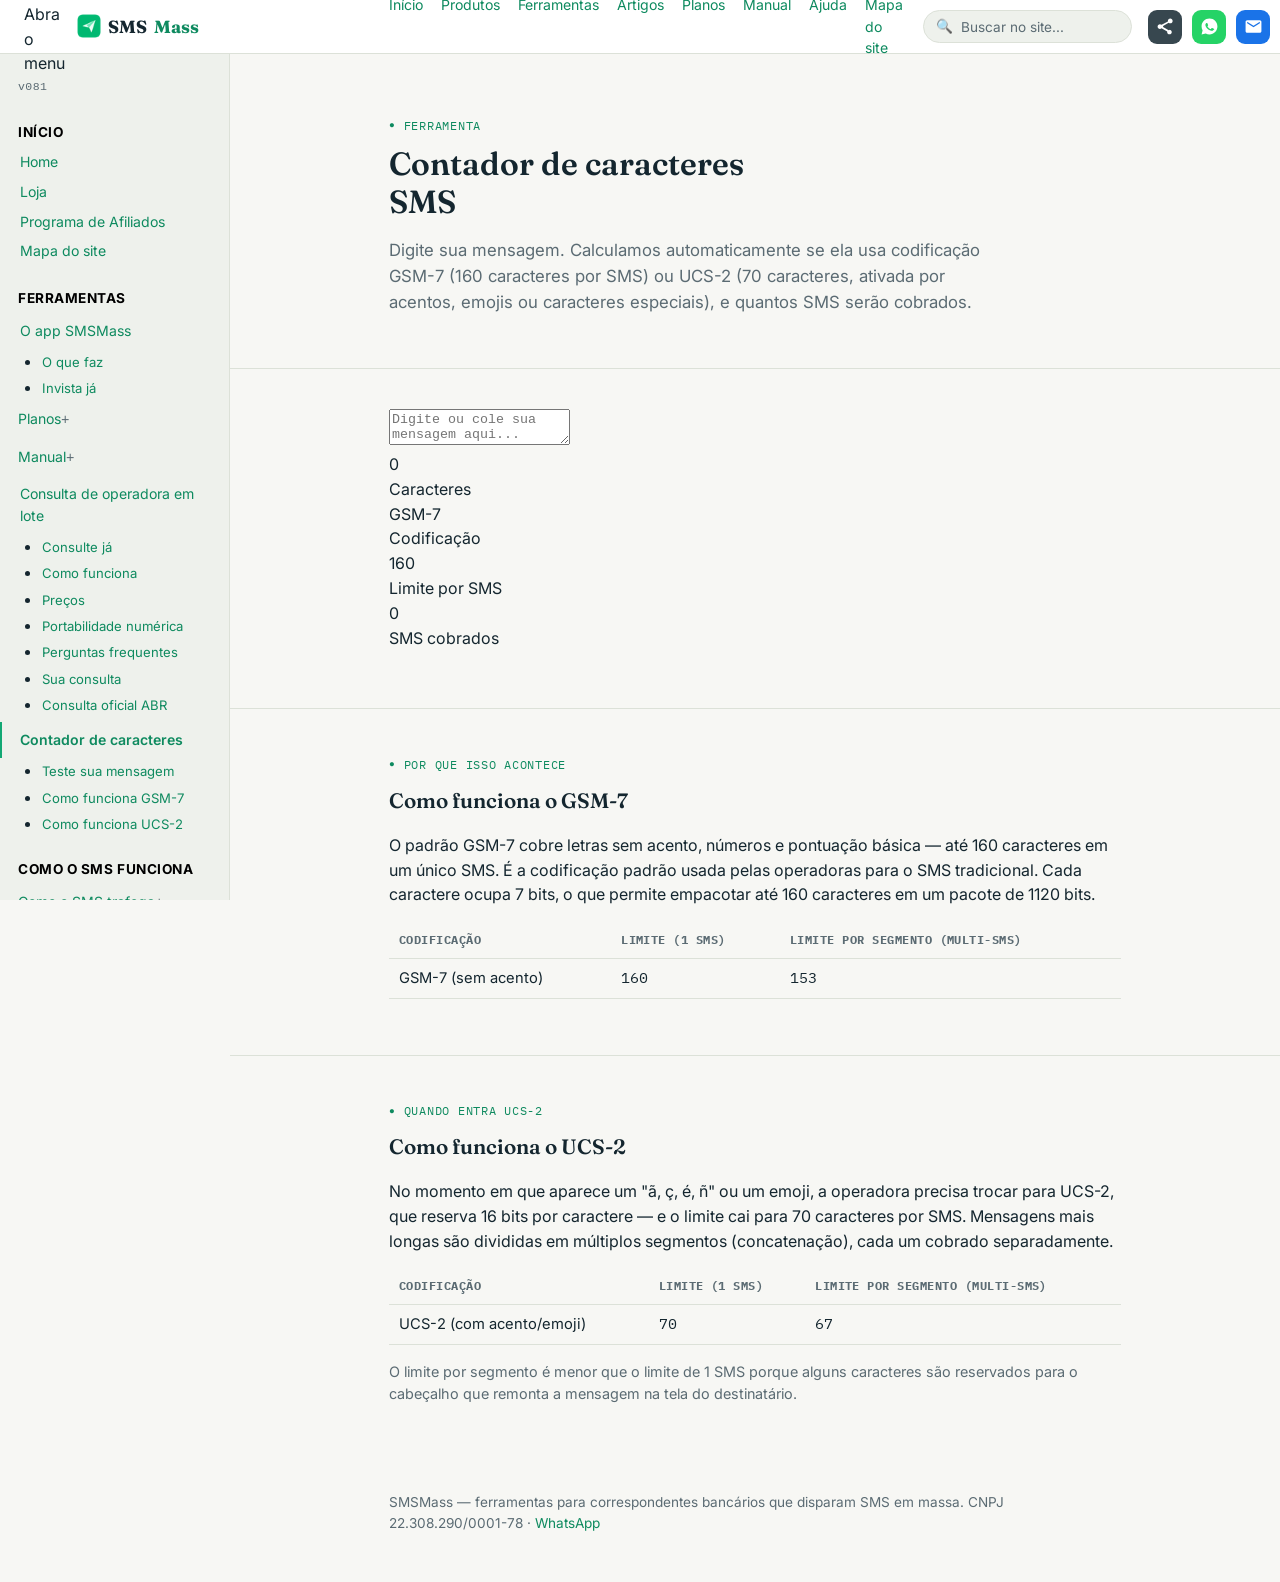
<file: contador-caracteres.html>
<!DOCTYPE html>
<html lang="pt-BR">
<head>
<meta charset="UTF-8">
<meta name="viewport" content="width=device-width, initial-scale=1.0">
<link rel="icon" type="image/png" sizes="32x32" href="favicon-32.png">
<link rel="icon" type="image/png" sizes="16x16" href="favicon-16.png">
<link rel="apple-touch-icon" sizes="180x180" href="favicon-180.png">
<link rel="shortcut icon" href="favicon.ico">

<title>SMSMass</title>
<meta name="description" content="Calcule quantos SMS sua mensagem vai gerar. Detecta automaticamente GSM-7 (160 caracteres) ou UCS-2 (70 caracteres, quando há acentos ou emojis) e mostra o custo em segmentos.">
<link rel="canonical" href="https://smsmass.com.br/contador-caracteres.html">
<meta property="og:type" content="website">
<meta property="og:title" content="Contador de caracteres SMS — GSM-7 e UCS-2">
<meta property="og:description" content="Calcule quantos SMS sua mensagem vai gerar. Detecção automática de GSM-7 e UCS-2.">
<meta property="og:url" content="https://smsmass.com.br/contador-caracteres.html">
<meta property="og:locale" content="pt_BR">
<meta name="twitter:card" content="summary">
<meta name="twitter:title" content="Contador de caracteres SMS — GSM-7 e UCS-2">
<meta name="twitter:description" content="Calcule quantos SMS sua mensagem vai gerar. Detecção automática de GSM-7 e UCS-2.">

<link rel="stylesheet" href="style.css?v=57">
<style>
.topbar{
  position:fixed;top:0;left:0;right:0;z-index:100;
  background:#fff;border-bottom:1px solid var(--line);
  height:54px;display:flex;align-items:center;
  -webkit-transform:translateZ(0);transform:translateZ(0);will-change:transform;
}
.topbar-inner{
  width:100%;padding:0 24px;
  display:flex;align-items:center;justify-content:flex-start;gap:20px;
}
.topbar .brand{font-family:'Fraunces',serif;font-weight:700;font-size:1.1rem;}
.topbar .brand span{color:var(--green);}
.topbar nav{display:flex;gap:18px;font-size:.88rem;margin-left:170px;}
.topbar nav a{color:var(--green);}
.topbar nav a:hover{color:var(--navy);text-decoration:none;}

.topbar-right{margin-left:auto;display:flex;align-items:center;gap:12px;}
.topbar-search{
  display:flex;align-items:center;background:var(--paper-dim);
  border:1px solid var(--line);border-radius:20px;padding:5px 12px;font-size:.85rem;
}
.topbar-search input{
  border:none;background:transparent;outline:none;font-size:.85rem;width:160px;
  color:var(--navy);font-family:'Inter',sans-serif;
}
.topbar-search input::placeholder{color:var(--slate);}
.topbar-search .search-icon{color:var(--slate);margin-right:6px;}
.topbar-help{color:var(--green);font-size:.88rem;text-decoration:none;}
.topbar-help:hover{color:var(--navy);text-decoration:none;}

.topbar-icons{display:flex;align-items:center;gap:10px;margin-left:4px;}
.icon-link{color:#fff;display:inline-flex;align-items:center;justify-content:center;width:34px;height:34px;border-radius:9px;transition:transform .12s, opacity .12s;line-height:0;}
.icon-link svg{width:19px;height:19px;}
.icon-link:hover{transform:scale(1.08);opacity:.88;}
.icon-link.icon-share{background:#37474F;}
.icon-link.icon-whats{background:#25D366;}
.icon-link.icon-email{background:#1A73E8;}

.aviso-especial{color:#C0392B;font-weight:700;}
.sidebar-version{padding:4px 18px 12px;color:var(--slate);font-size:.72rem;letter-spacing:.04em;font-family:monospace;}

/* Search results dropdown */
.search-results{
  position:fixed;top:54px;right:24px;
  background:#fff;border:1px solid var(--line);border-radius:4px;
  width:340px;max-height:400px;overflow-y:auto;
  box-shadow:0 4px 12px rgba(0,0,0,0.08);
  z-index:200;display:none;
}
.search-results.show{display:block;}
.search-results a{
  display:block;padding:10px 14px;color:var(--navy);
  border-bottom:1px solid var(--line);text-decoration:none;font-size:.88rem;
}
.search-results a:last-child{border-bottom:none;}
.search-results a:hover{background:var(--paper-dim);}
.search-results .rtitle{color:var(--green);}
.search-results .rsnippet{color:var(--slate);font-size:.8rem;margin-top:2px;}
.search-results .rempty{padding:14px;color:var(--slate);font-size:.85rem;text-align:center;}

/* Sidebar */
.sidebar{
  position:fixed;top:54px;left:0;bottom:0;width:230px;
  background:var(--paper-dim);border-right:1px solid var(--line);
  overflow-y:auto;padding:20px 0;
  -webkit-transform:translateZ(0);transform:translateZ(0);will-change:transform;
}
.sidebar-group{margin-bottom:8px;}
.sidebar-label{
  font-family:'Inter',sans-serif;
  font-size:.85rem;letter-spacing:.04em;text-transform:uppercase;
  color:#000;font-weight:700;padding:14px 18px 4px;
}
.sidebar-group.compact a{padding:4px 18px;}
.sidebar a{
  display:block;padding:7px 18px;font-size:.88rem;color:var(--green);
  border-left:2px solid transparent;transition:border-color .12s, background .12s;
  text-decoration:none;
}
.sidebar a:hover{background:var(--paper);border-left-color:var(--green);text-decoration:none;color:var(--navy);}
.sidebar a.ativo{border-left-color:var(--green-bright);color:var(--green);font-weight:600;}

.sidebar .sublist{
  list-style:disc;
  margin:0 0 4px 42px;
  padding:0;
}
.sidebar .sublist li{margin:0;padding:0;}
.sidebar .sublist a{
  display:block;padding:3px 0;font-size:.82rem;color:var(--green);
  border-left:none;
}
.sidebar .sublist a:hover{color:var(--navy);background:transparent;text-decoration:underline;}

/* Sidebar: grupos colapsáveis (details/summary) */
.sidebar details{margin:0;}
.sidebar summary{
  list-style:none;cursor:pointer;display:block;
  padding:7px 18px;font-size:.88rem;
}
.sidebar summary::-webkit-details-marker{display:none;}
.sidebar summary::after{content:'+';color:var(--slate);font-family:monospace;}
.sidebar details[open] summary::after{content:'−';}
.sidebar summary a{display:inline;padding:0;border-left:none;}
.sidebar summary:hover{background:var(--paper);}
.sidebar details .sublist{margin-top:0;}
.sidebar .sublist + details summary{padding-top:2px;}

/* Main content */
.main{margin-left:230px;margin-top:54px;min-height:calc(100vh - 54px);}

/* Hamburger mobile */
.menu-toggle{display:none;background:none;border:none;cursor:pointer;padding:8px;}
.menu-toggle span{display:block;width:22px;height:2px;background:var(--navy);margin:4px 0;}

@media(max-width:768px){
  .sidebar{transform:translateX(-100%);transition:transform .2s;}
  .sidebar.open{transform:translateX(0);}
  .main{margin-left:0;}
  .menu-toggle{display:block;}
  .topbar nav{display:none;}
}
@media(max-width:1024px){
  .topbar-search{display:none;}
  .topbar-inner{padding:0 14px;gap:10px;}
  .topbar-icons{gap:6px;flex-shrink:0;}
  .icon-link{width:30px;height:30px;border-radius:8px;flex-shrink:0;}
  .icon-link svg{width:16px;height:16px;}
}
:target{scroll-margin-top:70px;}
</style>
<link rel="manifest" href="manifest.json">
<meta name="theme-color" content="#ffffff">
<script src="pwa.js" defer></script>
</head>
<body>
<!-- Barra superior -->
<div class="topbar">
  <div class="topbar-inner">
    <div style="display:flex;align-items:center;gap:12px;">
      <button class="menu-toggle" onclick="document.querySelector('.sidebar').classList.toggle('open'); document.getElementById('menuHint').classList.remove('show'); localStorage.setItem('menuHintVisto','1');" aria-label="Menu">
        <span></span><span></span><span></span>
      </button>
      <div class="menu-hint" id="menuHint">↖ Abra o menu</div>
      <div class="brand"><a href="index.html" style="text-decoration:none;color:inherit;display:flex;align-items:center;gap:7px;"><img src="favicon-32.png" alt="" style="width:24px;height:24px;border-radius:6px;">SMS<span>Mass</span></a></div>
    </div>
    <nav>
      <a href="index.html">Início</a>
      <a href="planos.html#planos">Produtos</a>
      <a href="index.html#ferramentas">Ferramentas</a>
      <a href="index.html#artigos">Artigos</a>
      <a href="planos.html">Planos</a>
      <a href="manual.html">Manual</a>
      <a href="ajuda.html">Ajuda</a>
      <a href="mapa-do-site.html">Mapa do site</a>
    </nav>
    <div class="topbar-right">
      <div class="topbar-search">
        <span class="search-icon">🔍</span>
        <input type="text" id="siteSearch" placeholder="Buscar no site..." aria-label="Buscar no site">
      </div>
      <div class="topbar-icons">
        <a href="#" onclick="event.preventDefault();compartilharSite();" class="icon-link icon-share" aria-label="Compartilhar" title="Compartilhar"><svg viewBox="0 0 24 24" width="26" height="26" fill="currentColor" aria-hidden="true"><path d="M18 16.08c-.76 0-1.44.3-1.96.77L8.91 12.7c.05-.23.09-.46.09-.7s-.04-.47-.09-.7l7.05-4.11c.54.5 1.25.81 2.04.81 1.66 0 3-1.34 3-3s-1.34-3-3-3-3 1.34-3 3c0 .24.04.47.09.7L7.04 9.81C6.5 9.31 5.79 9 5 9c-1.66 0-3 1.34-3 3s1.34 3 3 3c.79 0 1.5-.31 2.04-.81l7.12 4.16c-.05.21-.08.43-.08.65 0 1.61 1.31 2.92 2.92 2.92 1.61 0 2.92-1.31 2.92-2.92s-1.31-2.92-2.92-2.92z"/></svg></a>
        <a href="https://wa.me/5531991271321?text=Ol%C3%A1%2C%20vim%20pelo%20site%20SMSMass" target="_blank" rel="noopener" class="icon-link icon-whats" aria-label="Falar no WhatsApp" title="Falar no WhatsApp"><svg viewBox="0 0 24 24" width="26" height="26" fill="currentColor" aria-hidden="true"><path d="M12 2C6.48 2 2 6.48 2 12c0 1.77.46 3.45 1.27 4.9L2 22l5.24-1.24C8.63 21.55 10.27 22 12 22c5.52 0 10-4.48 10-10S17.52 2 12 2zm5.2 14.1c-.22.62-1.28 1.2-1.77 1.24-.45.05-.92.22-3.1-.65-2.62-1.05-4.3-3.68-4.44-3.85-.13-.18-1.05-1.4-1.05-2.67 0-1.27.67-1.89.9-2.15.23-.25.5-.31.67-.31h.47c.15 0 .35-.03.55.42.22.5.75 1.78.81 1.9.07.14.11.29.02.47-.08.18-.13.29-.26.44-.13.16-.28.35-.4.47-.13.13-.27.28-.11.55.15.28.7 1.16 1.51 1.88 1.04.92 1.92 1.22 2.2 1.36.28.14.44.13.6-.04.18-.18.72-.83.91-1.11.2-.29.4-.24.65-.14.27.09 1.67.77 1.95.92.28.14.47.21.55.33.07.11.07.66-.15 1.25z"/></svg></a>
        <a href="mailto:dev-io@outlook.com" class="icon-link icon-email" aria-label="Enviar e-mail" title="Enviar e-mail"><svg viewBox="0 0 24 24" width="26" height="26" fill="currentColor" aria-hidden="true"><path d="M20 4H4c-1.1 0-1.99.9-1.99 2L2 18c0 1.1.9 2 2 2h16c1.1 0 2-.9 2-2V6c0-1.1-.9-2-2-2zm0 4l-8 5-8-5V6l8 5 8-5v2z"/></svg></a>
      </div>
    </div>
  </div>
</div>
<div id="searchResults" class="search-results"></div>

<!-- Sidebar esquerda -->
<div class="sidebar">
  <div class="sidebar-version">v081</div>
  <div class="sidebar-group compact">
    <div class="sidebar-label">Início</div>
    <a href="index.html">Home</a>
    <a href="loja.html">Loja</a>
    <a href="afiliados.html">Programa de Afiliados</a>
    <a href="mapa-do-site.html">Mapa do site</a>
    <a href="#" class="pwa-instalar" style="display:none">📲 Instalar no celular</a>
  </div>

  <div class="sidebar-group">
    <div class="sidebar-label">Ferramentas</div>
    <a href="index.html">O app SMSMass</a>
    <ul class="sublist">
      <li><a href="index.html#o-que-faz">O que faz</a></li>
      <li><a href="index.html#planos">Invista já</a></li>
    </ul>
    <details>
      <summary><a href="planos.html">Planos</a></summary>
      <ul class="sublist">
        <li><a href="planos.html#planos">Planos e preços</a></li>
        <li><a href="planos.html#faq">Perguntas frequentes</a></li>
        <li><a href="manual.html#ativar-licenca">Ativar minha licença</a></li>
        <li><a href="manual.html#ativar-licenca">Recuperar minha chave</a></li>
      </ul>
    </details>
    <details>
      <summary><a href="manual.html">Manual</a></summary>
      <ul class="sublist">
        <li><a href="manual.html#conhecendo-o-app">Conhecendo o app</a></li>
        <li><a href="manual.html#como-usar">Como usar</a></li>
        <li><a href="manual.html#requisitos">Requisitos</a></li>
        <li><a href="manual.html#instalacao">Instalação</a></li>
        <li><a href="manual.html#reinstalacao">Reinstalação</a></li>
        <li><a href="manual.html#legislacao">Legislação</a></li>
        <li><a href="manual.html#criando-mensagem">Criando sua mensagem</a></li>
        <li><a href="manual.html#obter-contatos">Link dos contatos</a></li>
        <li><a href="manual.html#ativar-licenca">Ativar ou recuperar a licença</a></li>
        <li><a href="manual.html#intervalo-disparos">Intervalo entre disparos</a></li>
        <li><a href="manual.html#intervalo-de-ate">Usar intervalo De/Até</a></li>
        <li><a href="manual.html#enviando">Enviando</a></li>
        <li><a href="manual.html#relatorio">Ler o relatório</a></li>
        <li><a href="manual.html#envio-avulso">Envio avulso</a></li>
        <li><a href="manual.html#possiveis-problemas">Possíveis problemas</a></li>
        <li><a href="manual.html#faq">Perguntas frequentes</a></li>
      </ul>
    </details>
    <a href="consulta-operadora.html">Consulta de operadora em lote</a>
    <ul class="sublist">
      <li><a href="consultas-executar.html">Consulte já</a></li>
      <li><a href="consulta-operadora.html#como-funciona">Como funciona</a></li>
      <li><a href="consulta-operadora.html#precos">Preços</a></li>
      <li><a href="simulador-operadora.html#portabilidade">Portabilidade numérica</a></li>
      <li><a href="consulta-operadora.html#faq">Perguntas frequentes</a></li>
      <li><a href="sua-consulta.html">Sua consulta</a></li>
      <li><a href="simulador-operadora.html#abr">Consulta oficial ABR</a></li>
    </ul>
    <a href="contador-caracteres.html" class="ativo">Contador de caracteres</a>
    <ul class="sublist">
      <li><a href="contador-caracteres.html#teste">Teste sua mensagem</a></li>
      <li><a href="contador-caracteres.html#gsm7">Como funciona GSM-7</a></li>
      <li><a href="contador-caracteres.html#ucs2">Como funciona UCS-2</a></li>
    </ul>
  </div>

  <div class="sidebar-group">
    <div class="sidebar-label">Como o SMS funciona</div>
    <details>
      <summary><a href="como-sms-trafega.html">Como o SMS trafega</a></summary>
      <ul class="sublist">
      <li><a href="como-sms-trafega.html#smsc">SMSC</a></li>
      <li><a href="como-sms-trafega.html#smpp-ss7">SMPP e SS7</a></li>
    </ul>
    </details>
    <details>
      <summary><a href="gsm7-ucs2.html">GSM-7 vs UCS-2</a></summary>
      <ul class="sublist">
      <li><a href="gsm7-ucs2.html#padrao-gsm7">O padrão GSM-7</a></li>
      <li><a href="gsm7-ucs2.html#quando-ucs2">Quando UCS-2 ativa</a></li>
    </ul>
    </details>
  </div>

  <div class="sidebar-group">
    <div class="sidebar-label">Comparação e uso</div>
    <a href="rcs.html">RCS</a>
    <a href="sms-vs-whatsapp.html">SMS vs WhatsApp vs RCS</a>
    <details>
      <summary><a href="legislacao-sms.html">SMS marketing e LGPD</a></summary>
      <ul class="sublist">
      <li><a href="legislacao-sms.html#opt-out">Opt-out</a></li>
      <li><a href="legislacao-sms.html#bloqueio">Bloqueio na operadora</a></li>
    </ul>
    </details>
  </div>

  <div class="sidebar-group">
    <div class="sidebar-label">Recursos externos</div>
    <details>
      <summary><a href="sms-avulso-operadoras.html">SMS avulso via operadoras</a></summary>
      <ul class="sublist">
      <li><a href="sms-avulso-operadoras.html#tarifas">Tarifas das operadoras</a></li>
      <li><a href="sms-avulso-operadoras.html#plataformas">Plataformas web</a></li>
      <li><a href="sms-avulso-operadoras.html#avulso-faq">Perguntas frequentes</a></li>
    </ul>
    </details>
    <details>
      <summary><a href="sms-massa-chipeiras.html">SMS em massa por chipeiras</a></summary>
      <ul class="sublist">
      <li><a href="sms-massa-chipeiras.html#o-que-e">O que é uma chipeira</a></li>
      <li><a href="sms-massa-chipeiras.html#custo">Componentes do custo</a></li>
      <li><a href="sms-massa-chipeiras.html#comprar">Onde comprar</a></li>
      <li><a href="sms-massa-chipeiras.html#chipeira-faq">Perguntas frequentes</a></li>
    </ul>
    </details>
  </div>

  <div class="sidebar-scroll-hint"><span>↓</span></div>
</div>

<div class="main">




<div class="hero">
  <div class="wrap">
    <div class="hop">Ferramenta</div>
    <h1>Contador de caracteres SMS</h1>
    <p class="lede">Digite sua mensagem. Calculamos automaticamente se ela usa codificação GSM-7 (160 caracteres por SMS) ou UCS-2 (70 caracteres, ativada por acentos, emojis ou caracteres especiais), e quantos SMS serão cobrados.</p>
  </div>
</div>

<section>
  <div class="wrap counter-box" id="teste">
    <textarea id="msg" placeholder="Digite ou cole sua mensagem aqui..." aria-label="Texto da mensagem SMS"></textarea>

    <div class="counter-stats">
      <div class="stat">
        <div class="num" id="charCount">0</div>
        <div class="label">Caracteres</div>
      </div>
      <div class="stat">
        <div class="num" id="encoding">GSM-7</div>
        <div class="label">Codificação</div>
      </div>
      <div class="stat">
        <div class="num" id="limitPerSms">160</div>
        <div class="label">Limite por SMS</div>
      </div>
      <div class="stat">
        <div class="num" id="smsCount">1</div>
        <div class="label">SMS cobrados</div>
      </div>
    </div>

    <div class="trace" id="trace" aria-hidden="true"></div>

    <div id="warning" style="margin-top:18px;"></div>
  </div>
</section>

<section>
  <div class="wrap">
    <div class="hop">Por que isso acontece</div>
    <h2 style="font-size:1.3rem;" id="gsm7">Como funciona o GSM-7</h2>
    <p>O padrão GSM-7 cobre letras sem acento, números e pontuação básica — até 160 caracteres em um único SMS. É a codificação padrão usada pelas operadoras para o SMS tradicional. Cada caractere ocupa 7 bits, o que permite empacotar até 160 caracteres em um pacote de 1120 bits.</p>
    <div class="table-scroll"><table>
      <tr><th>Codificação</th><th>Limite (1 SMS)</th><th>Limite por segmento (multi-SMS)</th></tr>
      <tr><td>GSM-7 (sem acento)</td><td class="mono">160</td><td class="mono">153</td></tr>
    </table></div>
  </div>
</section>

<section>
  <div class="wrap">
    <div class="hop">Quando entra UCS-2</div>
    <h2 style="font-size:1.3rem;" id="ucs2">Como funciona o UCS-2</h2>
    <p>No momento em que aparece um "ã, ç, é, ñ" ou um emoji, a operadora precisa trocar para UCS-2, que reserva 16 bits por caractere — e o limite cai para 70 caracteres por SMS. Mensagens mais longas são divididas em múltiplos segmentos (concatenação), cada um cobrado separadamente.</p>
    <div class="table-scroll"><table>
      <tr><th>Codificação</th><th>Limite (1 SMS)</th><th>Limite por segmento (multi-SMS)</th></tr>
      <tr><td>UCS-2 (com acento/emoji)</td><td class="mono">70</td><td class="mono">67</td></tr>
    </table></div>
    <p style="color:var(--slate);font-size:.9rem;">O limite por segmento é menor que o limite de 1 SMS porque alguns caracteres são reservados para o cabeçalho que remonta a mensagem na tela do destinatário.</p>
  </div>
</section>

<footer>
  <div class="wrap">SMSMass — ferramentas para correspondentes bancários que disparam SMS em massa. CNPJ 22.308.290/0001-78 · <a href="https://wa.me/5531991271321" target="_blank" rel="noopener">WhatsApp</a></div>
</footer>

<script>
const GSM7 = "@£$¥èéùìòÇ\nØø\rÅåΔ_ΦΓΛΩΠΨΣΘΞ\u001bÆæßÉ !\"#¤%&'()*+,-./0123456789:;<=>?¡ABCDEFGHIJKLMNOPQRSTUVWXYZÄÖÑÜ§¿abcdefghijklmnopqrstuvwxyzäöñüà";

function isGSM7(text){
  for(const ch of text){
    if(GSM7.indexOf(ch) === -1) return false;
  }
  return true;
}

function numeroExtenso(n){
  const nomes = ['zero','um','dois','três','quatro','cinco','seis','sete','oito','nove','dez','onze','doze','treze','quatorze','quinze','dezesseis','dezessete','dezoito','dezenove','vinte'];
  return nomes[n] || n;
}

function update(){
  const text = document.getElementById('msg').value;
  const len = text.length;
  const gsm7 = isGSM7(text);
  const limitSingle = gsm7 ? 160 : 70;
  const limitMulti = gsm7 ? 153 : 67;

  let smsCount;
  if(len === 0){ smsCount = 0; }
  else if(len <= limitSingle){ smsCount = 1; }
  else { smsCount = Math.ceil(len / limitMulti); }

  document.getElementById('charCount').textContent = len;
  document.getElementById('encoding').textContent = gsm7 ? 'GSM-7' : 'UCS-2';
  document.getElementById('limitPerSms').textContent = limitSingle;
  document.getElementById('smsCount').textContent = smsCount;

  // trace: one block per SMS segment, capped visually at 20 for sanity
  const trace = document.getElementById('trace');
  trace.innerHTML = '';
  const blocks = Math.min(smsCount, 20);
  for(let i=0;i<blocks;i++){
    const d = document.createElement('div');
    d.className = 'seg filled';
    trace.appendChild(d);
  }
  if(smsCount > 20){
    const d = document.createElement('div');
    d.className = 'seg over';
    d.title = '+' + (smsCount-20) + ' segmentos';
    trace.appendChild(d);
  }

  const warning = document.getElementById('warning');
  if(len === 0){
    warning.innerHTML = '';
  } else if(smsCount === 1 && gsm7){
    warning.innerHTML = '<div class="notice">Tudo certo: sua mensagem cabe em 1 SMS (codificação GSM-7). Será cobrado apenas 1 envio por contato.</div>';
  } else if(smsCount === 1 && !gsm7){
    warning.innerHTML = '<div class="notice">Atenção: sua mensagem cabe em 1 SMS, mas usa codificação UCS-2 (por causa de acento, ç ou emoji), que reduz o limite de 160 para 70 caracteres. Ainda dentro do limite — 1 envio por contato.</div>';
  } else if(smsCount > 1 && !gsm7){
    const ext = numeroExtenso(smsCount);
    warning.innerHTML = '<div class="notice"><p style="margin:0 0 10px;">Atenção!</p><p style="margin:0 0 10px;">Remova acentos, ç ou emojis.</p><p style="margin:0 0 10px;">Ela será dividida em ' + smsCount + '(' + ext + ') partes, e para cada contato, serão enviados ' + smsCount + '(' + ext + ') SMS, impactando seu custo.</p><p style="margin:0;">Sua mensagem contém acento, ç ou emoji, o que ativa a codificação UCS-2 e reduz o limite de 160 para 70 caracteres por SMS.</p></div>';
  } else {
    const ext = numeroExtenso(smsCount);
    warning.innerHTML = '<div class="notice"><p style="margin:0 0 10px;">Atenção!</p><p style="margin:0;">Sua mensagem ultrapassa 160 caracteres. Ela será dividida em ' + smsCount + '(' + ext + ') partes, e para cada contato, serão enviados ' + smsCount + '(' + ext + ') SMS, impactando seu custo.</p></div>';
  }
}

document.getElementById('msg').addEventListener('input', update);
update();
</script>

</div><!-- /main -->
<script>
// Search index: title, description, url
const searchIndex = [
  {t:"Home",d:"Página inicial do SMSMass",u:"index.html"},
  {t:"Planos",d:"Trial, 2000, 5000 SMS ou ilimitado",u:"planos.html"},
  {t:"Loja",d:"Todos os produtos: planos de SMS, consultas e afiliados",u:"loja.html"},
  {t:"Consultas e Afiliados",d:"Consulta de operadora e portabilidade em lote",u:"consultas.html"},
  {t:"Programa de Afiliados",d:"Ganhe comissão indicando o SMSMass",u:"afiliados.html"},
  {t:"Contador de caracteres SMS",d:"GSM-7, UCS-2 e cálculo de segmentos",u:"contador-caracteres.html"},
  {t:"Simulador de operadora",d:"Consulta oficial ABR e portabilidade",u:"simulador-operadora.html"},
  {t:"Consulta de operadora em lote",d:"Recurso pago do site: consulta a operadora atual de toda a planilha",u:"consulta-operadora.html"},
  {t:"Rodar consulta de operadora",d:"Consulte já: envie o CSV e receba o resultado por e-mail",u:"consultas-executar.html"},
  {t:"Sua consulta",d:"Já é cliente? Rode sua consulta com os créditos que restarem",u:"sua-consulta.html"},
  {t:"Como o SMS trafega",d:"SMSC, SMPP e SS7",u:"como-sms-trafega.html"},
  {t:"GSM-7 vs UCS-2",d:"Por que o SMS tem limite de 160 caracteres",u:"gsm7-ucs2.html"},
  {t:"SMS vs WhatsApp vs RCS",d:"Comparação para cobrança e consignado",u:"sms-vs-whatsapp.html"},
  {t:"RCS",d:"Cobertura no Brasil e por que o SMSMass ainda nao envia por RCS",u:"rcs.html"},
  {t:"SMS marketing e LGPD",d:"Opt-out e bloqueio na operadora",u:"legislacao-sms.html"},
  {t:"SMS avulso via operadoras",d:"Vivo, Claro, TIM, Oi e plataformas web",u:"sms-avulso-operadoras.html"},
  {t:"SMS em massa por chipeiras",d:"Hardware GSM para disparo em volume",u:"sms-massa-chipeiras.html"},
  {t:"Manual do App",d:"Guia completo de uso do SMSMass, tudo em uma pagina",u:"manual.html"},
  {t:"Requisitos",d:"O que o celular precisa ter para rodar o SMSMass",u:"manual.html#requisitos"},
  {t:"Instalacao",d:"Instalar o APK e conceder permissao de SMS",u:"manual.html#instalacao"},
  {t:"Reinstalacao",d:"Como reinstalar o app corretamente",u:"manual.html#reinstalacao"},
  {t:"Legislacao",d:"Base legal LGPD e regras para uso eleitoral",u:"manual.html#legislacao"},
  {t:"Criando sua mensagem",d:"Limite de 160 caracteres e mesclagem com a planilha",u:"manual.html#criando-mensagem"},
  {t:"Link dos contatos",d:"Modelo de planilha e preparacao do Google Sheets",u:"manual.html#obter-contatos"},
  {t:"Contatos da agenda",d:"Escolher contatos direto da agenda do celular, sem planilha",u:"manual.html#contatos-agenda"},
  {t:"Como ativar a licenca",d:"Trial e planos pagos",u:"manual.html#ativar-licenca"},
  {t:"Intervalo entre disparos",d:"Ajuste de tempo entre SMS",u:"manual.html#intervalo-disparos"},
  {t:"Usar intervalo De/Ate",d:"Disparar parte da lista",u:"manual.html#intervalo-de-ate"},
  {t:"Enviando",d:"O que aparece na tela durante o disparo",u:"manual.html#enviando"},
  {t:"Ler o relatorio",d:"Interpretacao do report de envios",u:"manual.html#relatorio"},
  {t:"Envio avulso",d:"Enviar SMS para um contato ou poucos",u:"manual.html#envio-avulso"},
  {t:"Possiveis problemas",d:"Envio parou, limite do plano com saldo, tela apagada, retomar com De/Ate, onde fica o relatorio",u:"manual.html#possiveis-problemas"},
  {t:"Manual - Perguntas frequentes",d:"Duvidas comuns sobre o app",u:"manual.html#faq"},
  {t:"Ajuda",d:"FAQ geral e contato",u:"ajuda.html"},
  {t:"Mapa do site",d:"Todas as páginas do SMSMass em um só lugar",u:"mapa-do-site.html"}
];

function normalizar(s){
  return s.toLowerCase().normalize("NFD").replace(/[\u0300-\u036f]/g,"");
}
function buscar(q){
  const nq = normalizar(q);
  if(nq.length < 2) return [];
  return searchIndex.filter(i =>
    normalizar(i.t).includes(nq) || normalizar(i.d).includes(nq)
  ).slice(0,10);
}
function renderResultados(items){
  const box = document.getElementById("searchResults");
  if(items.length === 0){
    box.innerHTML = '<div class="rempty">Nada encontrado.</div>';
    box.classList.add("show");
    return;
  }
  box.innerHTML = items.map(i =>
    '<a href="' + i.u + '"><div class="rtitle">' + i.t + '</div><div class="rsnippet">' + i.d + '</div></a>'
  ).join("");
  box.classList.add("show");
}
document.addEventListener("DOMContentLoaded", function(){
  const inp = document.getElementById("siteSearch");
  const box = document.getElementById("searchResults");
  if(inp){
    inp.addEventListener("input", function(){
      const r = buscar(this.value);
      if(this.value.trim().length < 2){ box.classList.remove("show"); return; }
      renderResultados(r);
    });
    inp.addEventListener("blur", function(){ setTimeout(()=>box.classList.remove("show"), 200); });
    inp.addEventListener("focus", function(){ if(this.value.trim().length >= 2){ renderResultados(buscar(this.value)); } });
  }
});

// Compartilhar site
function compartilharSite(){
  const url = "https://smsmass.com.br";
  const txt = "Olha o site do SMSMass - disparo de SMS em massa direto do celular Android: " + url;
  if(navigator.share){
    navigator.share({title:"SMSMass", text:"Disparo de SMS em massa", url:url}).catch(()=>{});
  } else {
    window.open("https://wa.me/?text=" + encodeURIComponent(txt), "_blank");
  }
}
</script>

<script>
if (window.innerWidth <= 768 && !localStorage.getItem('menuHintVisto')) {
  var hint = document.getElementById('menuHint');
  if (hint) { hint.classList.add('show'); }
}
</script>
</body>
</html>
</file>
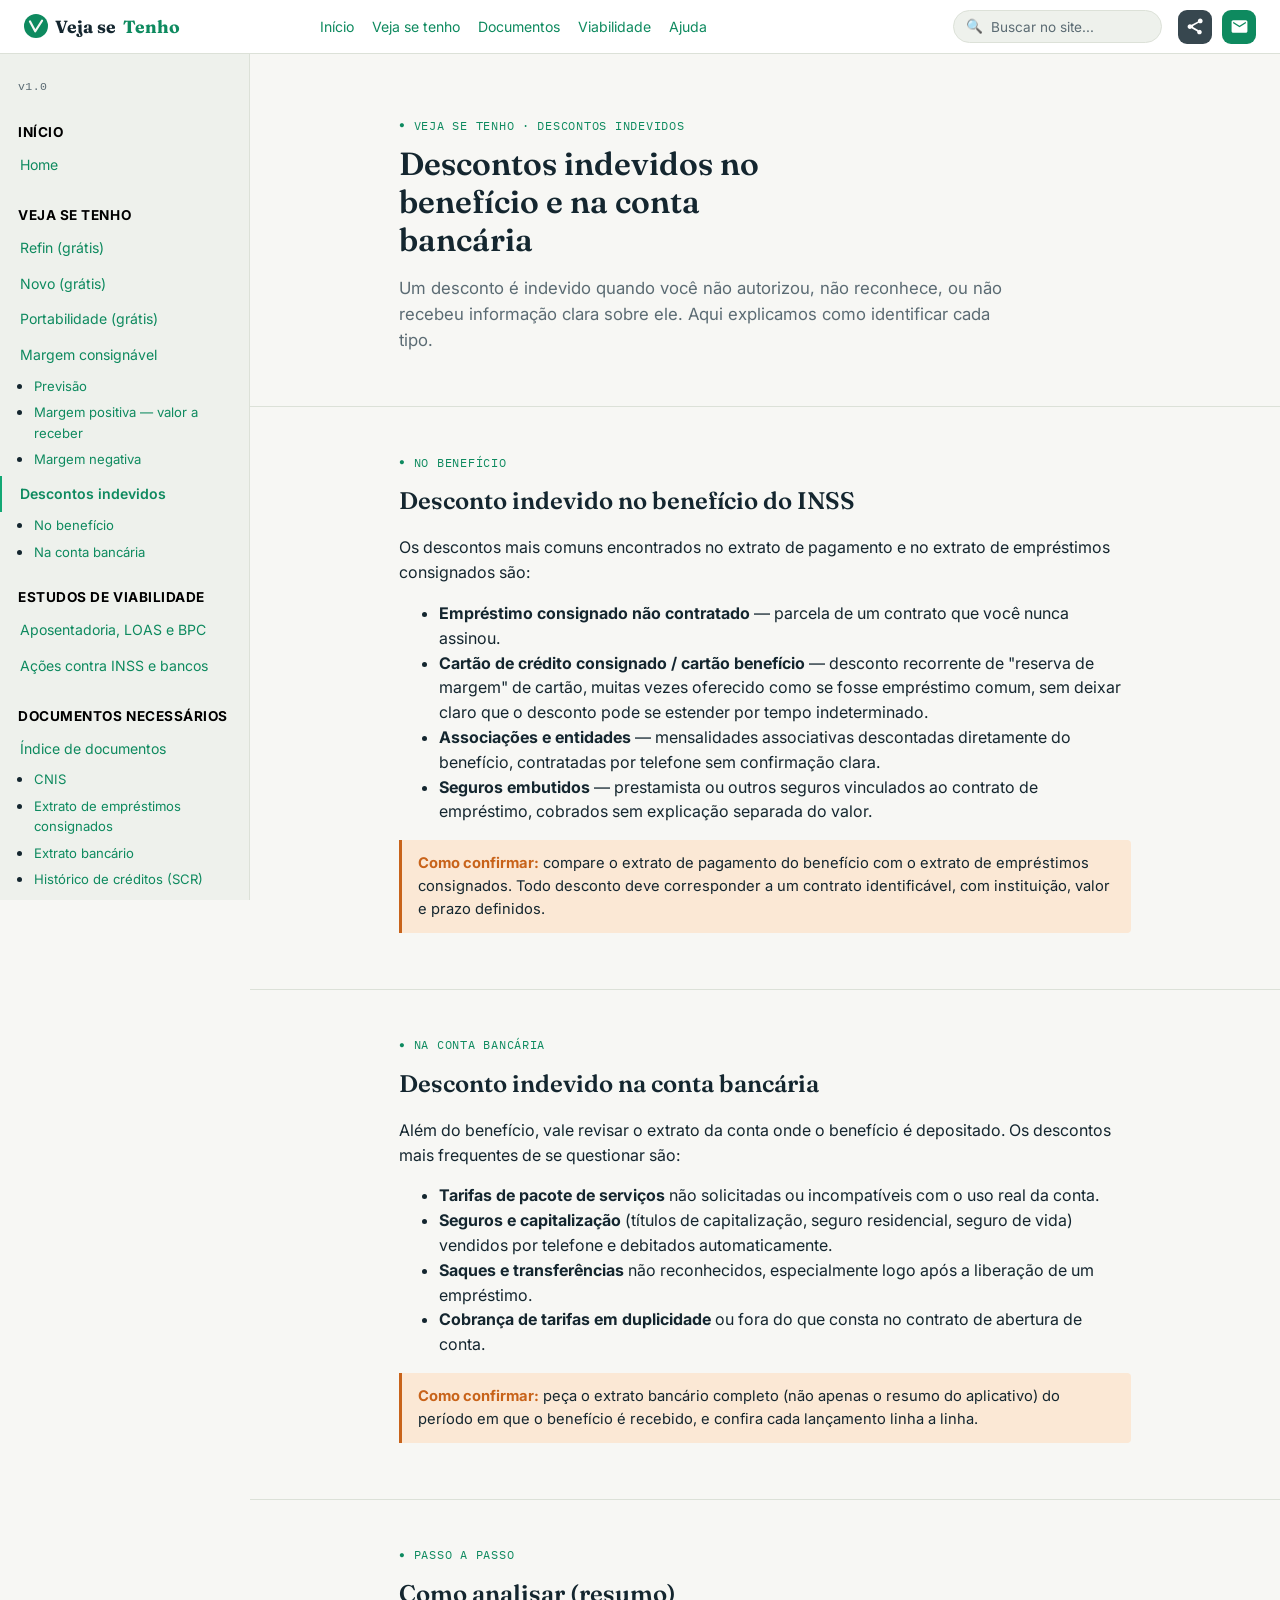
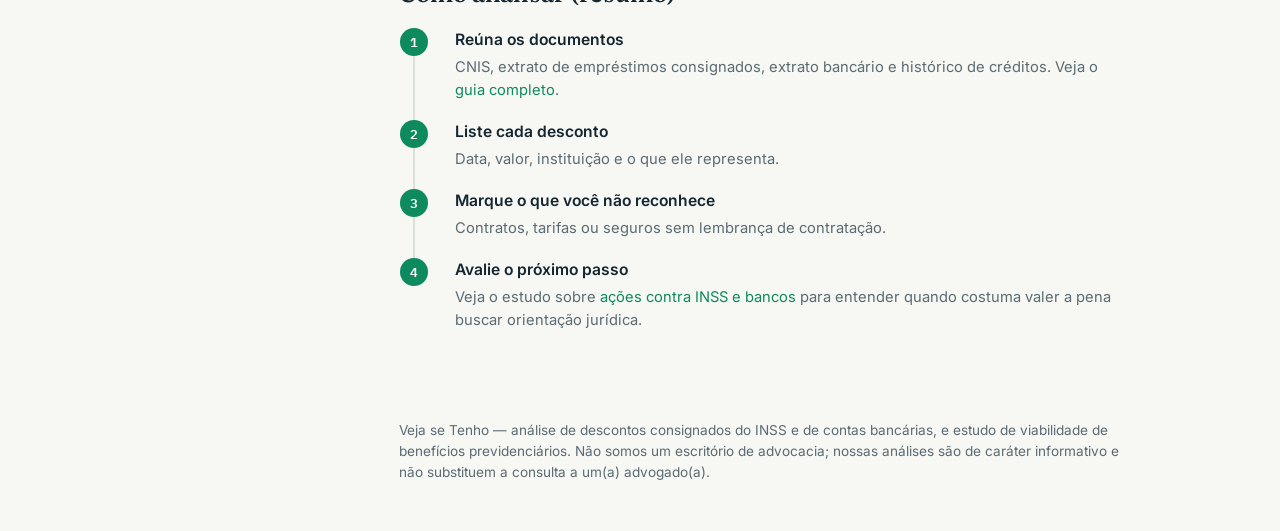
<file: descontos-indevidos.html>
<!DOCTYPE html>
<html lang="pt-BR">
<head>
<meta charset="UTF-8">
<meta name="viewport" content="width=device-width, initial-scale=1.0">
<link rel="icon" type="image/svg+xml" href="favicon.svg">
<title>Descontos indevidos no benefício e na conta bancária | Veja se Tenho</title>
<meta name="description" content="Como identificar descontos indevidos no seu benefício do INSS e na sua conta bancária: consignado não reconhecido, cartão benefício, tarifas e seguros.">
<link rel="canonical" href="https://vejasetenho.com.br/descontos-indevidos.html">
<meta property="og:type" content="website">
<meta property="og:title" content="Descontos indevidos — Veja se Tenho">
<meta property="og:description" content="Como identificar descontos indevidos no seu benefício do INSS e na sua conta bancária: consignado não reconhecido, cartão benefício, tarifas e seguros.">
<meta property="og:url" content="https://vejasetenho.com.br/descontos-indevidos.html">
<meta property="og:locale" content="pt_BR">
<meta name="twitter:card" content="summary">
<meta name="twitter:title" content="Descontos indevidos — Veja se Tenho">
<meta name="twitter:description" content="Como identificar descontos indevidos no seu benefício do INSS e na sua conta bancária: consignado não reconhecido, cartão benefício, tarifas e seguros.">

<link rel="stylesheet" href="style.css">
</head>
<body>

<!-- Barra superior -->
<div class="topbar">
  <div class="topbar-inner">
    <div style="display:flex;align-items:center;gap:12px;">
      <button class="menu-toggle" onclick="document.querySelector('.sidebar').classList.toggle('open')" aria-label="Menu">
        <span></span><span></span><span></span>
      </button>
      <div class="brand"><a href="index.html" style="text-decoration:none;color:inherit;display:flex;align-items:center;gap:7px;"><img src="favicon.svg" alt="" style="width:24px;height:24px;border-radius:6px;">Veja se<span>Tenho</span></a></div>
    </div>
    <nav>
      <a href="index.html">Início</a>
      <a href="index.html#veja-se-tenho">Veja se tenho</a>
      <a href="documentos.html">Documentos</a>
      <a href="viabilidade-beneficios.html">Viabilidade</a>
      <a href="ajuda.html">Ajuda</a>
    </nav>
    <div class="topbar-right">
      <div class="topbar-search">
        <span class="search-icon">🔍</span>
        <input type="text" id="siteSearch" placeholder="Buscar no site..." aria-label="Buscar no site">
      </div>
      <div class="topbar-icons">
        <a href="#" onclick="event.preventDefault();compartilharSite();" class="icon-link icon-share" aria-label="Compartilhar" title="Compartilhar"><svg viewBox="0 0 24 24" width="26" height="26" fill="currentColor" aria-hidden="true"><path d="M18 16.08c-.76 0-1.44.3-1.96.77L8.91 12.7c.05-.23.09-.46.09-.7s-.04-.47-.09-.7l7.05-4.11c.54.5 1.25.81 2.04.81 1.66 0 3-1.34 3-3s-1.34-3-3-3-3 1.34-3 3c0 .24.04.47.09.7L7.04 9.81C6.5 9.31 5.79 9 5 9c-1.66 0-3 1.34-3 3s1.34 3 3 3c.79 0 1.5-.31 2.04-.81l7.12 4.16c-.05.21-.08.43-.08.65 0 1.61 1.31 2.92 2.92 2.92 1.61 0 2.92-1.31 2.92-2.92s-1.31-2.92-2.92-2.92z"/></svg></a>
        <a href="mailto:contato@vejasetenho.com.br" class="icon-link icon-email" aria-label="Enviar e-mail" title="Enviar e-mail"><svg viewBox="0 0 24 24" width="26" height="26" fill="currentColor" aria-hidden="true"><path d="M20 4H4c-1.1 0-1.99.9-1.99 2L2 18c0 1.1.9 2 2 2h16c1.1 0 2-.9 2-2V6c0-1.1-.9-2-2-2zm0 4l-8 5-8-5V6l8 5 8-5v2z"/></svg></a>
      </div>
    </div>
  </div>
</div>
<div id="searchResults" class="search-results"></div>

<!-- Sidebar esquerda -->
<div class="sidebar">
<div class="sidebar-version">v1.0</div>
<div class="sidebar-group">
<div class="sidebar-label">Início</div>
<a href="index.html">Home</a>
</div>
<div class="sidebar-group">
<div class="sidebar-label">Veja se tenho</div>
<a href="refinanciamento.html">Refin (grátis)</a>
<a href="novo-emprestimo.html">Novo (grátis)</a>
<a href="portabilidade.html">Portabilidade (grátis)</a>
<a href="margem-consignavel.html">Margem consignável</a>
<ul class="sublist">
<li><a href="margem-consignavel.html#previsao">Previsão</a></li>
<li><a href="margem-consignavel.html#positiva">Margem positiva — valor a receber</a></li>
<li><a href="margem-consignavel.html#negativa">Margem negativa</a></li>
</ul>
<a href="descontos-indevidos.html" class="ativo">Descontos indevidos</a>
<ul class="sublist">
<li><a href="descontos-indevidos.html#beneficio">No benefício</a></li>
<li><a href="descontos-indevidos.html#conta">Na conta bancária</a></li>
</ul>
</div>
<div class="sidebar-group">
<div class="sidebar-label">Estudos de viabilidade</div>
<a href="viabilidade-beneficios.html">Aposentadoria, LOAS e BPC</a>
<a href="acoes-inss-bancos.html">Ações contra INSS e bancos</a>
</div>
<div class="sidebar-group">
<div class="sidebar-label">Documentos necessários</div>
<a href="documentos.html">Índice de documentos</a>
<ul class="sublist">
<li><a href="documentos.html#cnis">CNIS</a></li>
<li><a href="documentos.html#extrato-consignado">Extrato de empréstimos consignados</a></li>
<li><a href="documentos.html#extrato-bancario">Extrato bancário</a></li>
<li><a href="documentos.html#historico-creditos">Histórico de créditos (SCR)</a></li>
</ul>
</div>
<div class="sidebar-group">
<div class="sidebar-label">Ajuda</div>
<a href="ajuda.html">Perguntas frequentes</a>
</div>
</div>

<div class="main">


  <div class="hero">
    <div class="wrap">
      <div class="hop">Veja se tenho · Descontos indevidos</div>
      <h1>Descontos indevidos no benefício e na conta bancária</h1>
      <p class="lede">Um desconto é indevido quando você não autorizou, não reconhece, ou não recebeu informação clara sobre ele. Aqui explicamos como identificar cada tipo.</p>
    </div>
  </div>

  <section id="beneficio">
    <div class="wrap">
      <div class="hop">No benefício</div>
      <h2>Desconto indevido no benefício do INSS</h2>
      <p>Os descontos mais comuns encontrados no extrato de pagamento e no extrato de empréstimos consignados são:</p>
      <ul>
        <li><strong>Empréstimo consignado não contratado</strong> — parcela de um contrato que você nunca assinou.</li>
        <li><strong>Cartão de crédito consignado / cartão benefício</strong> — desconto recorrente de "reserva de margem" de cartão, muitas vezes oferecido como se fosse empréstimo comum, sem deixar claro que o desconto pode se estender por tempo indeterminado.</li>
        <li><strong>Associações e entidades</strong> — mensalidades associativas descontadas diretamente do benefício, contratadas por telefone sem confirmação clara.</li>
        <li><strong>Seguros embutidos</strong> — prestamista ou outros seguros vinculados ao contrato de empréstimo, cobrados sem explicação separada do valor.</li>
      </ul>
      <div class="notice">
        <strong>Como confirmar:</strong> compare o extrato de pagamento do benefício com o extrato de empréstimos consignados. Todo desconto deve corresponder a um contrato identificável, com instituição, valor e prazo definidos.
      </div>
    </div>
  </section>

  <section id="conta">
    <div class="wrap">
      <div class="hop">Na conta bancária</div>
      <h2>Desconto indevido na conta bancária</h2>
      <p>Além do benefício, vale revisar o extrato da conta onde o benefício é depositado. Os descontos mais frequentes de se questionar são:</p>
      <ul>
        <li><strong>Tarifas de pacote de serviços</strong> não solicitadas ou incompatíveis com o uso real da conta.</li>
        <li><strong>Seguros e capitalização</strong> (títulos de capitalização, seguro residencial, seguro de vida) vendidos por telefone e debitados automaticamente.</li>
        <li><strong>Saques e transferências</strong> não reconhecidos, especialmente logo após a liberação de um empréstimo.</li>
        <li><strong>Cobrança de tarifas em duplicidade</strong> ou fora do que consta no contrato de abertura de conta.</li>
      </ul>
      <div class="notice">
        <strong>Como confirmar:</strong> peça o extrato bancário completo (não apenas o resumo do aplicativo) do período em que o benefício é recebido, e confira cada lançamento linha a linha.
      </div>
    </div>
  </section>

  <section>
    <div class="wrap">
      <div class="hop">Passo a passo</div>
      <h2>Como analisar (resumo)</h2>
      <ol class="steps">
        <li><h4>Reúna os documentos</h4><p>CNIS, extrato de empréstimos consignados, extrato bancário e histórico de créditos. Veja o <a href="documentos.html">guia completo</a>.</p></li>
        <li><h4>Liste cada desconto</h4><p>Data, valor, instituição e o que ele representa.</p></li>
        <li><h4>Marque o que você não reconhece</h4><p>Contratos, tarifas ou seguros sem lembrança de contratação.</p></li>
        <li><h4>Avalie o próximo passo</h4><p>Veja o estudo sobre <a href="acoes-inss-bancos.html">ações contra INSS e bancos</a> para entender quando costuma valer a pena buscar orientação jurídica.</p></li>
      </ol>
    </div>
  </section>


  <footer>
    <div class="wrap">
      Veja se Tenho — análise de descontos consignados do INSS e de contas bancárias, e estudo de viabilidade de benefícios previdenciários. Não somos um escritório de advocacia; nossas análises são de caráter informativo e não substituem a consulta a um(a) advogado(a).
    </div>
  </footer>

</div><!-- /main -->

<script>
const searchIndex = [{"t": "Home", "d": "Página inicial do Veja se Tenho", "u": "index.html"}, {"t": "Refin (grátis)", "d": "Verifique se você já tem um refinanciamento de consignado ativo", "u": "refinanciamento.html"}, {"t": "Novo empréstimo (grátis)", "d": "Verifique se um novo consignado foi contratado em seu nome", "u": "novo-emprestimo.html"}, {"t": "Portabilidade (grátis)", "d": "Entenda e verifique portabilidades de consignado", "u": "portabilidade.html"}, {"t": "Margem consignável", "d": "Previsão de margem, margem positiva e margem negativa", "u": "margem-consignavel.html"}, {"t": "Descontos indevidos", "d": "Descontos indevidos no benefício e na conta bancária", "u": "descontos-indevidos.html"}, {"t": "Aposentadoria, LOAS e BPC", "d": "Estudo de viabilidade de aposentadoria, LOAS e BPC", "u": "viabilidade-beneficios.html"}, {"t": "Ações contra INSS e bancos", "d": "Análise crítica sobre possíveis ações judiciais e administrativas", "u": "acoes-inss-bancos.html"}, {"t": "Documentos necessários", "d": "CNIS, extrato de consignado, extrato bancário e histórico de créditos", "u": "documentos.html"}, {"t": "CNIS", "d": "O que é e como tirar o CNIS pelo Meu INSS", "u": "documentos.html#cnis"}, {"t": "Extrato de empréstimos consignados", "d": "Como emitir o extrato de consignado pelo Meu INSS", "u": "documentos.html#extrato-consignado"}, {"t": "Extrato bancário", "d": "Como obter o extrato bancário para análise de descontos", "u": "documentos.html#extrato-bancario"}, {"t": "Histórico de créditos", "d": "Registrato e SCR do Banco Central", "u": "documentos.html#historico-creditos"}, {"t": "Ajuda", "d": "Perguntas frequentes e contato", "u": "ajuda.html"}];

function normalizar(s){
  return s.toLowerCase().normalize("NFD").replace(/[\u0300-\u036f]/g,"");
}
function buscar(q){
  const nq = normalizar(q);
  if(nq.length < 2) return [];
  return searchIndex.filter(i =>
    normalizar(i.t).includes(nq) || normalizar(i.d).includes(nq)
  ).slice(0,10);
}
function renderResultados(items){
  const box = document.getElementById("searchResults");
  if(items.length === 0){
    box.innerHTML = '<div class="rempty">Nada encontrado.</div>';
    box.classList.add("show");
    return;
  }
  box.innerHTML = items.map(i =>
    '<a href="' + i.u + '"><div class="rtitle">' + i.t + '</div><div class="rsnippet">' + i.d + '</div></a>'
  ).join("");
  box.classList.add("show");
}
document.addEventListener("DOMContentLoaded", function(){
  const inp = document.getElementById("siteSearch");
  const box = document.getElementById("searchResults");
  if(inp){
    inp.addEventListener("input", function(){
      const r = buscar(this.value);
      if(this.value.trim().length < 2){ box.classList.remove("show"); return; }
      renderResultados(r);
    });
    inp.addEventListener("blur", function(){ setTimeout(()=>box.classList.remove("show"), 200); });
    inp.addEventListener("focus", function(){ if(this.value.trim().length >= 2){ renderResultados(buscar(this.value)); } });
  }
});

function compartilharSite(){
  const url = "https://vejasetenho.com.br";
  const txt = "Veja se você tem direito a revisão de descontos do INSS ou de bancos: " + url;
  if(navigator.share){
    navigator.share({title:"Veja se Tenho", text:"Análise de descontos consignados do INSS", url:url}).catch(()=>{});
  } else {
    window.open("https://wa.me/?text=" + encodeURIComponent(txt), "_blank");
  }
}
</script>

</body>
</html>
</file>
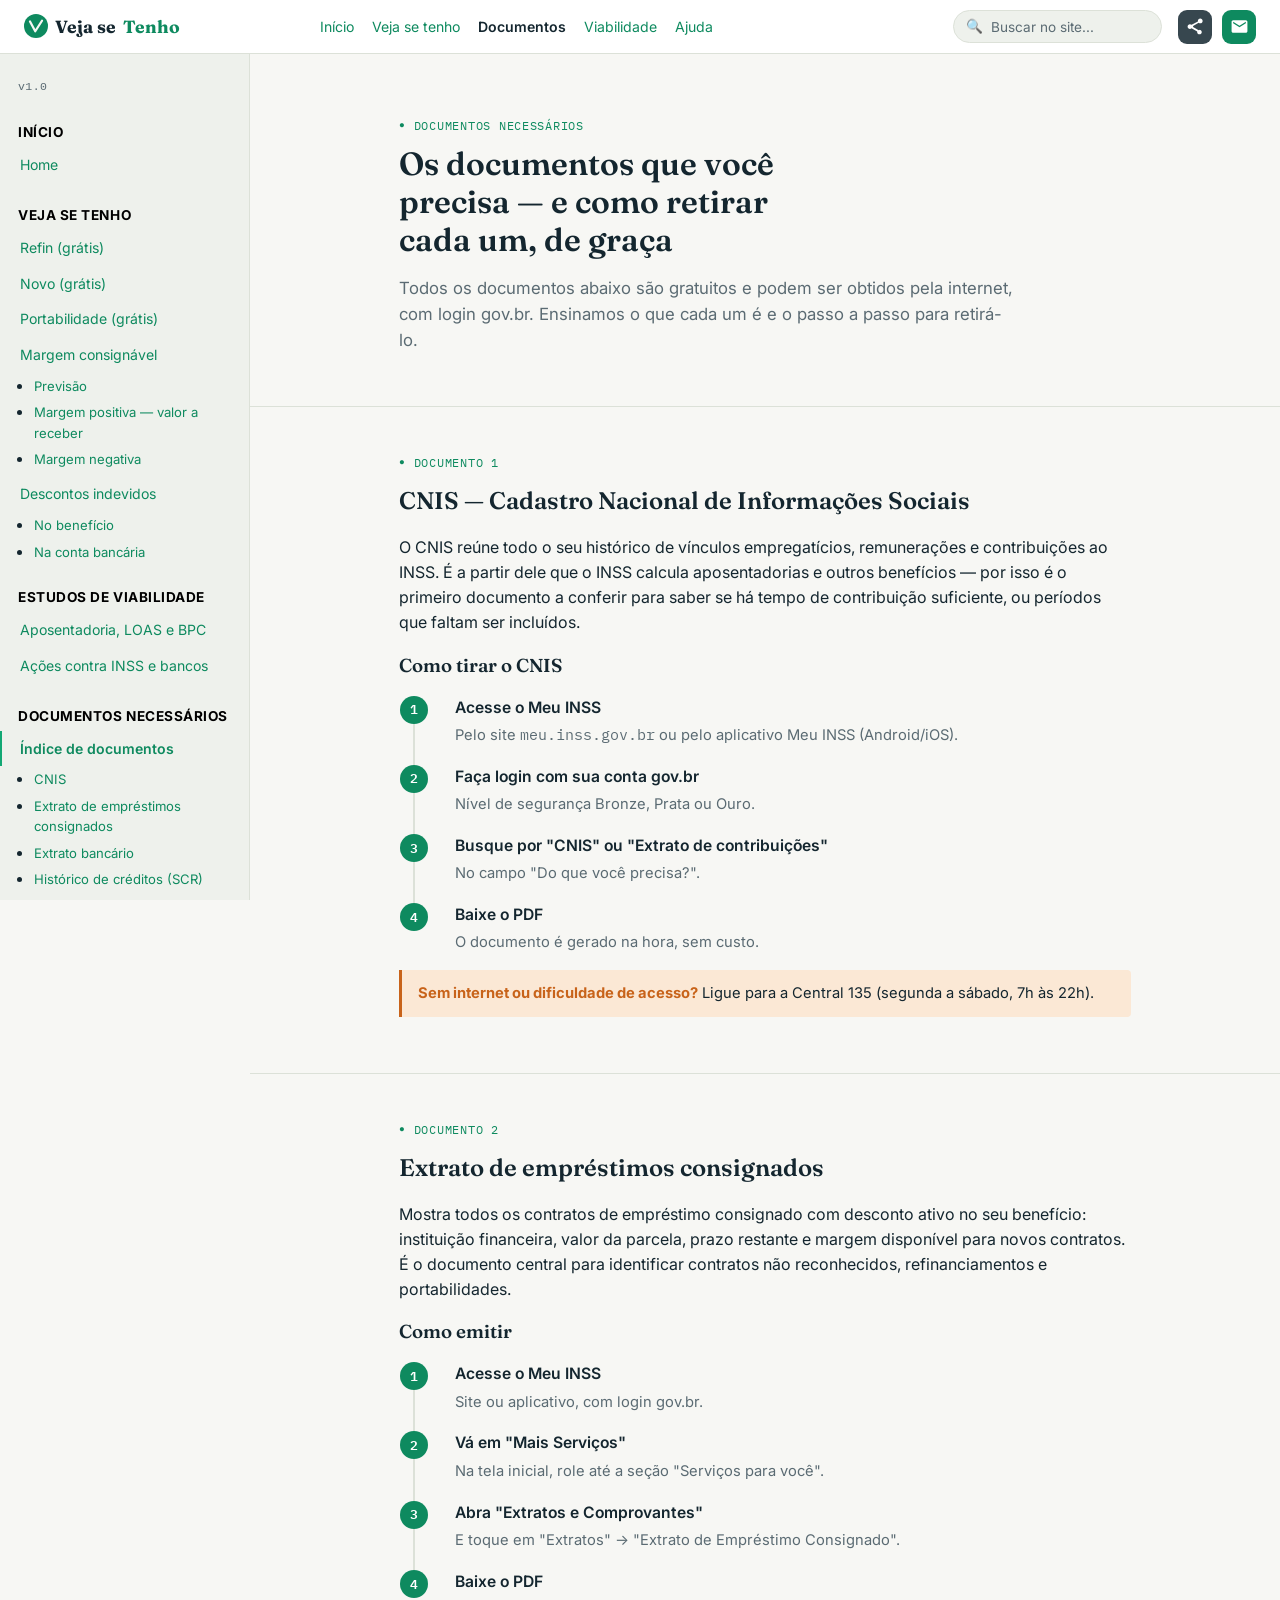
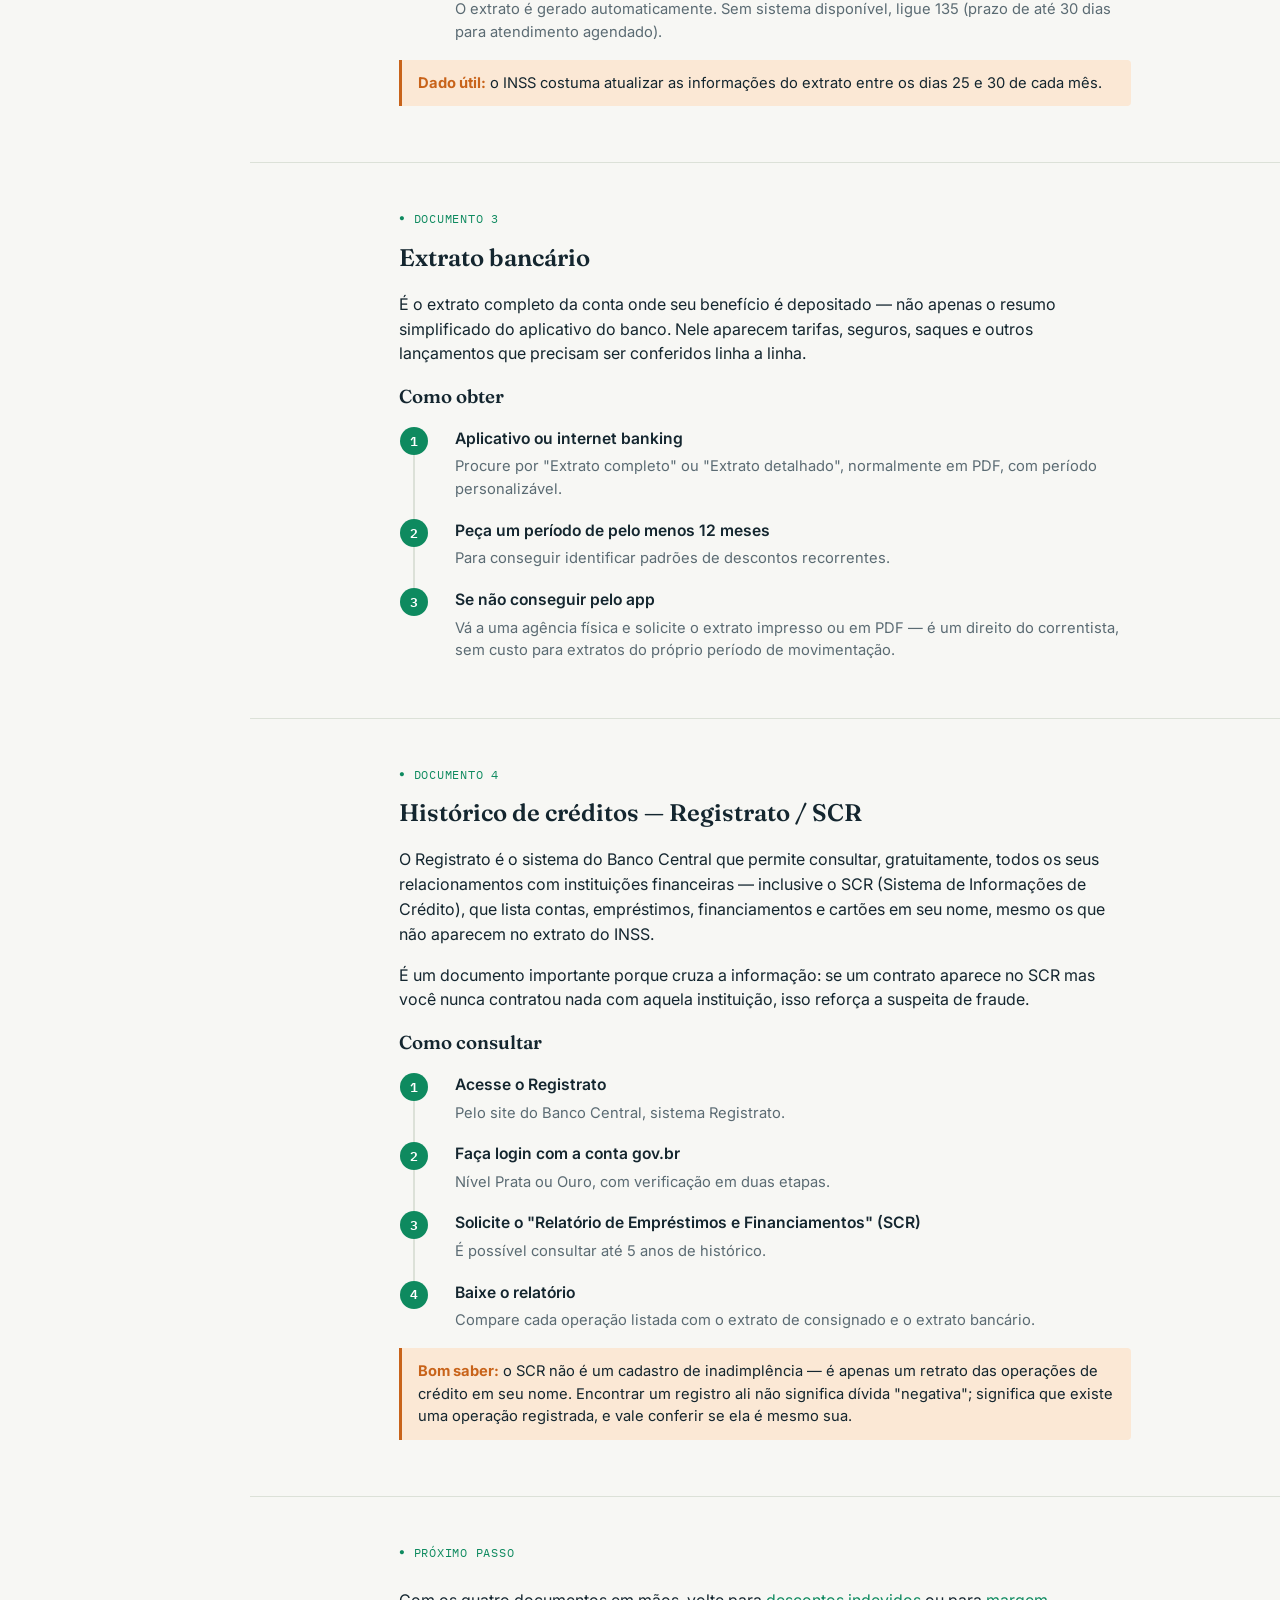
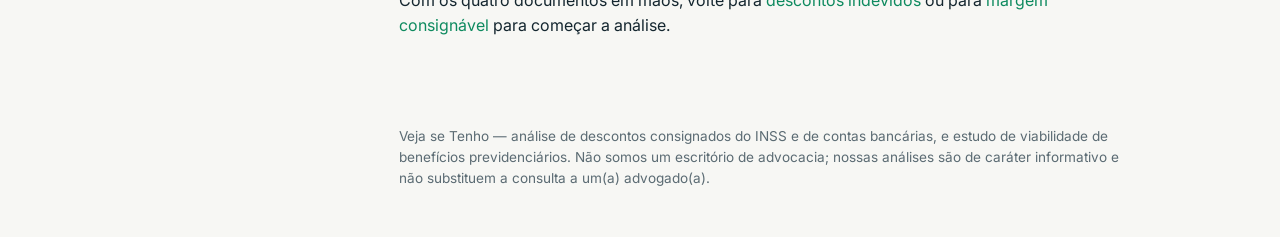
<file: documentos.html>
<!DOCTYPE html>
<html lang="pt-BR">
<head>
<meta charset="UTF-8">
<meta name="viewport" content="width=device-width, initial-scale=1.0">
<link rel="icon" type="image/svg+xml" href="favicon.svg">
<title>Documentos necessários: CNIS, extratos e histórico de créditos | Veja se Tenho</title>
<meta name="description" content="Guia completo, gratuito, de como tirar o CNIS, o extrato de empréstimos consignados, o extrato bancário e o histórico de créditos (Registrato/SCR).">
<link rel="canonical" href="https://vejasetenho.com.br/documentos.html">
<meta property="og:type" content="website">
<meta property="og:title" content="Documentos necessários — Veja se Tenho">
<meta property="og:description" content="Guia completo, gratuito, de como tirar o CNIS, o extrato de empréstimos consignados, o extrato bancário e o histórico de créditos (Registrato/SCR).">
<meta property="og:url" content="https://vejasetenho.com.br/documentos.html">
<meta property="og:locale" content="pt_BR">
<meta name="twitter:card" content="summary">
<meta name="twitter:title" content="Documentos necessários — Veja se Tenho">
<meta name="twitter:description" content="Guia completo, gratuito, de como tirar o CNIS, o extrato de empréstimos consignados, o extrato bancário e o histórico de créditos (Registrato/SCR).">

<link rel="stylesheet" href="style.css">
</head>
<body>

<!-- Barra superior -->
<div class="topbar">
  <div class="topbar-inner">
    <div style="display:flex;align-items:center;gap:12px;">
      <button class="menu-toggle" onclick="document.querySelector('.sidebar').classList.toggle('open')" aria-label="Menu">
        <span></span><span></span><span></span>
      </button>
      <div class="brand"><a href="index.html" style="text-decoration:none;color:inherit;display:flex;align-items:center;gap:7px;"><img src="favicon.svg" alt="" style="width:24px;height:24px;border-radius:6px;">Veja se<span>Tenho</span></a></div>
    </div>
    <nav>
      <a href="index.html">Início</a>
      <a href="index.html#veja-se-tenho">Veja se tenho</a>
      <a href="documentos.html" class="ativo">Documentos</a>
      <a href="viabilidade-beneficios.html">Viabilidade</a>
      <a href="ajuda.html">Ajuda</a>
    </nav>
    <div class="topbar-right">
      <div class="topbar-search">
        <span class="search-icon">🔍</span>
        <input type="text" id="siteSearch" placeholder="Buscar no site..." aria-label="Buscar no site">
      </div>
      <div class="topbar-icons">
        <a href="#" onclick="event.preventDefault();compartilharSite();" class="icon-link icon-share" aria-label="Compartilhar" title="Compartilhar"><svg viewBox="0 0 24 24" width="26" height="26" fill="currentColor" aria-hidden="true"><path d="M18 16.08c-.76 0-1.44.3-1.96.77L8.91 12.7c.05-.23.09-.46.09-.7s-.04-.47-.09-.7l7.05-4.11c.54.5 1.25.81 2.04.81 1.66 0 3-1.34 3-3s-1.34-3-3-3-3 1.34-3 3c0 .24.04.47.09.7L7.04 9.81C6.5 9.31 5.79 9 5 9c-1.66 0-3 1.34-3 3s1.34 3 3 3c.79 0 1.5-.31 2.04-.81l7.12 4.16c-.05.21-.08.43-.08.65 0 1.61 1.31 2.92 2.92 2.92 1.61 0 2.92-1.31 2.92-2.92s-1.31-2.92-2.92-2.92z"/></svg></a>
        <a href="mailto:contato@vejasetenho.com.br" class="icon-link icon-email" aria-label="Enviar e-mail" title="Enviar e-mail"><svg viewBox="0 0 24 24" width="26" height="26" fill="currentColor" aria-hidden="true"><path d="M20 4H4c-1.1 0-1.99.9-1.99 2L2 18c0 1.1.9 2 2 2h16c1.1 0 2-.9 2-2V6c0-1.1-.9-2-2-2zm0 4l-8 5-8-5V6l8 5 8-5v2z"/></svg></a>
      </div>
    </div>
  </div>
</div>
<div id="searchResults" class="search-results"></div>

<!-- Sidebar esquerda -->
<div class="sidebar">
<div class="sidebar-version">v1.0</div>
<div class="sidebar-group">
<div class="sidebar-label">Início</div>
<a href="index.html">Home</a>
</div>
<div class="sidebar-group">
<div class="sidebar-label">Veja se tenho</div>
<a href="refinanciamento.html">Refin (grátis)</a>
<a href="novo-emprestimo.html">Novo (grátis)</a>
<a href="portabilidade.html">Portabilidade (grátis)</a>
<a href="margem-consignavel.html">Margem consignável</a>
<ul class="sublist">
<li><a href="margem-consignavel.html#previsao">Previsão</a></li>
<li><a href="margem-consignavel.html#positiva">Margem positiva — valor a receber</a></li>
<li><a href="margem-consignavel.html#negativa">Margem negativa</a></li>
</ul>
<a href="descontos-indevidos.html">Descontos indevidos</a>
<ul class="sublist">
<li><a href="descontos-indevidos.html#beneficio">No benefício</a></li>
<li><a href="descontos-indevidos.html#conta">Na conta bancária</a></li>
</ul>
</div>
<div class="sidebar-group">
<div class="sidebar-label">Estudos de viabilidade</div>
<a href="viabilidade-beneficios.html">Aposentadoria, LOAS e BPC</a>
<a href="acoes-inss-bancos.html">Ações contra INSS e bancos</a>
</div>
<div class="sidebar-group">
<div class="sidebar-label">Documentos necessários</div>
<a href="documentos.html" class="ativo">Índice de documentos</a>
<ul class="sublist">
<li><a href="documentos.html#cnis">CNIS</a></li>
<li><a href="documentos.html#extrato-consignado">Extrato de empréstimos consignados</a></li>
<li><a href="documentos.html#extrato-bancario">Extrato bancário</a></li>
<li><a href="documentos.html#historico-creditos">Histórico de créditos (SCR)</a></li>
</ul>
</div>
<div class="sidebar-group">
<div class="sidebar-label">Ajuda</div>
<a href="ajuda.html">Perguntas frequentes</a>
</div>
</div>

<div class="main">


  <div class="hero">
    <div class="wrap">
      <div class="hop">Documentos necessários</div>
      <h1>Os documentos que você precisa — e como retirar cada um, de graça</h1>
      <p class="lede">Todos os documentos abaixo são gratuitos e podem ser obtidos pela internet, com login gov.br. Ensinamos o que cada um é e o passo a passo para retirá-lo.</p>
    </div>
  </div>

  <section id="cnis">
    <div class="wrap">
      <div class="hop">Documento 1</div>
      <h2>CNIS — Cadastro Nacional de Informações Sociais</h2>
      <p>O CNIS reúne todo o seu histórico de vínculos empregatícios, remunerações e contribuições ao INSS. É a partir dele que o INSS calcula aposentadorias e outros benefícios — por isso é o primeiro documento a conferir para saber se há tempo de contribuição suficiente, ou períodos que faltam ser incluídos.</p>
      <h3>Como tirar o CNIS</h3>
      <ol class="steps">
        <li><h4>Acesse o Meu INSS</h4><p>Pelo site <span class="mono">meu.inss.gov.br</span> ou pelo aplicativo Meu INSS (Android/iOS).</p></li>
        <li><h4>Faça login com sua conta gov.br</h4><p>Nível de segurança Bronze, Prata ou Ouro.</p></li>
        <li><h4>Busque por "CNIS" ou "Extrato de contribuições"</h4><p>No campo "Do que você precisa?".</p></li>
        <li><h4>Baixe o PDF</h4><p>O documento é gerado na hora, sem custo.</p></li>
      </ol>
      <div class="notice">
        <strong>Sem internet ou dificuldade de acesso?</strong> Ligue para a Central 135 (segunda a sábado, 7h às 22h).
      </div>
    </div>
  </section>

  <section id="extrato-consignado">
    <div class="wrap">
      <div class="hop">Documento 2</div>
      <h2>Extrato de empréstimos consignados</h2>
      <p>Mostra todos os contratos de empréstimo consignado com desconto ativo no seu benefício: instituição financeira, valor da parcela, prazo restante e margem disponível para novos contratos. É o documento central para identificar contratos não reconhecidos, refinanciamentos e portabilidades.</p>
      <h3>Como emitir</h3>
      <ol class="steps">
        <li><h4>Acesse o Meu INSS</h4><p>Site ou aplicativo, com login gov.br.</p></li>
        <li><h4>Vá em "Mais Serviços"</h4><p>Na tela inicial, role até a seção "Serviços para você".</p></li>
        <li><h4>Abra "Extratos e Comprovantes"</h4><p>E toque em "Extratos" → "Extrato de Empréstimo Consignado".</p></li>
        <li><h4>Baixe o PDF</h4><p>O extrato é gerado automaticamente. Sem sistema disponível, ligue 135 (prazo de até 30 dias para atendimento agendado).</p></li>
      </ol>
      <div class="notice">
        <strong>Dado útil:</strong> o INSS costuma atualizar as informações do extrato entre os dias 25 e 30 de cada mês.
      </div>
    </div>
  </section>

  <section id="extrato-bancario">
    <div class="wrap">
      <div class="hop">Documento 3</div>
      <h2>Extrato bancário</h2>
      <p>É o extrato completo da conta onde seu benefício é depositado — não apenas o resumo simplificado do aplicativo do banco. Nele aparecem tarifas, seguros, saques e outros lançamentos que precisam ser conferidos linha a linha.</p>
      <h3>Como obter</h3>
      <ol class="steps">
        <li><h4>Aplicativo ou internet banking</h4><p>Procure por "Extrato completo" ou "Extrato detalhado", normalmente em PDF, com período personalizável.</p></li>
        <li><h4>Peça um período de pelo menos 12 meses</h4><p>Para conseguir identificar padrões de descontos recorrentes.</p></li>
        <li><h4>Se não conseguir pelo app</h4><p>Vá a uma agência física e solicite o extrato impresso ou em PDF — é um direito do correntista, sem custo para extratos do próprio período de movimentação.</p></li>
      </ol>
    </div>
  </section>

  <section id="historico-creditos">
    <div class="wrap">
      <div class="hop">Documento 4</div>
      <h2>Histórico de créditos — Registrato / SCR</h2>
      <p>O Registrato é o sistema do Banco Central que permite consultar, gratuitamente, todos os seus relacionamentos com instituições financeiras — inclusive o SCR (Sistema de Informações de Crédito), que lista contas, empréstimos, financiamentos e cartões em seu nome, mesmo os que não aparecem no extrato do INSS.</p>
      <p>É um documento importante porque cruza a informação: se um contrato aparece no SCR mas você nunca contratou nada com aquela instituição, isso reforça a suspeita de fraude.</p>
      <h3>Como consultar</h3>
      <ol class="steps">
        <li><h4>Acesse o Registrato</h4><p>Pelo site do Banco Central, sistema Registrato.</p></li>
        <li><h4>Faça login com a conta gov.br</h4><p>Nível Prata ou Ouro, com verificação em duas etapas.</p></li>
        <li><h4>Solicite o "Relatório de Empréstimos e Financiamentos" (SCR)</h4><p>É possível consultar até 5 anos de histórico.</p></li>
        <li><h4>Baixe o relatório</h4><p>Compare cada operação listada com o extrato de consignado e o extrato bancário.</p></li>
      </ol>
      <div class="notice">
        <strong>Bom saber:</strong> o SCR não é um cadastro de inadimplência — é apenas um retrato das operações de crédito em seu nome. Encontrar um registro ali não significa dívida "negativa"; significa que existe uma operação registrada, e vale conferir se ela é mesmo sua.
      </div>
    </div>
  </section>

  <section>
    <div class="wrap">
      <div class="hop">Próximo passo</div>
      <p>Com os quatro documentos em mãos, volte para <a href="descontos-indevidos.html">descontos indevidos</a> ou para <a href="margem-consignavel.html">margem consignável</a> para começar a análise.</p>
    </div>
  </section>


  <footer>
    <div class="wrap">
      Veja se Tenho — análise de descontos consignados do INSS e de contas bancárias, e estudo de viabilidade de benefícios previdenciários. Não somos um escritório de advocacia; nossas análises são de caráter informativo e não substituem a consulta a um(a) advogado(a).
    </div>
  </footer>

</div><!-- /main -->

<script>
const searchIndex = [{"t": "Home", "d": "Página inicial do Veja se Tenho", "u": "index.html"}, {"t": "Refin (grátis)", "d": "Verifique se você já tem um refinanciamento de consignado ativo", "u": "refinanciamento.html"}, {"t": "Novo empréstimo (grátis)", "d": "Verifique se um novo consignado foi contratado em seu nome", "u": "novo-emprestimo.html"}, {"t": "Portabilidade (grátis)", "d": "Entenda e verifique portabilidades de consignado", "u": "portabilidade.html"}, {"t": "Margem consignável", "d": "Previsão de margem, margem positiva e margem negativa", "u": "margem-consignavel.html"}, {"t": "Descontos indevidos", "d": "Descontos indevidos no benefício e na conta bancária", "u": "descontos-indevidos.html"}, {"t": "Aposentadoria, LOAS e BPC", "d": "Estudo de viabilidade de aposentadoria, LOAS e BPC", "u": "viabilidade-beneficios.html"}, {"t": "Ações contra INSS e bancos", "d": "Análise crítica sobre possíveis ações judiciais e administrativas", "u": "acoes-inss-bancos.html"}, {"t": "Documentos necessários", "d": "CNIS, extrato de consignado, extrato bancário e histórico de créditos", "u": "documentos.html"}, {"t": "CNIS", "d": "O que é e como tirar o CNIS pelo Meu INSS", "u": "documentos.html#cnis"}, {"t": "Extrato de empréstimos consignados", "d": "Como emitir o extrato de consignado pelo Meu INSS", "u": "documentos.html#extrato-consignado"}, {"t": "Extrato bancário", "d": "Como obter o extrato bancário para análise de descontos", "u": "documentos.html#extrato-bancario"}, {"t": "Histórico de créditos", "d": "Registrato e SCR do Banco Central", "u": "documentos.html#historico-creditos"}, {"t": "Ajuda", "d": "Perguntas frequentes e contato", "u": "ajuda.html"}];

function normalizar(s){
  return s.toLowerCase().normalize("NFD").replace(/[\u0300-\u036f]/g,"");
}
function buscar(q){
  const nq = normalizar(q);
  if(nq.length < 2) return [];
  return searchIndex.filter(i =>
    normalizar(i.t).includes(nq) || normalizar(i.d).includes(nq)
  ).slice(0,10);
}
function renderResultados(items){
  const box = document.getElementById("searchResults");
  if(items.length === 0){
    box.innerHTML = '<div class="rempty">Nada encontrado.</div>';
    box.classList.add("show");
    return;
  }
  box.innerHTML = items.map(i =>
    '<a href="' + i.u + '"><div class="rtitle">' + i.t + '</div><div class="rsnippet">' + i.d + '</div></a>'
  ).join("");
  box.classList.add("show");
}
document.addEventListener("DOMContentLoaded", function(){
  const inp = document.getElementById("siteSearch");
  const box = document.getElementById("searchResults");
  if(inp){
    inp.addEventListener("input", function(){
      const r = buscar(this.value);
      if(this.value.trim().length < 2){ box.classList.remove("show"); return; }
      renderResultados(r);
    });
    inp.addEventListener("blur", function(){ setTimeout(()=>box.classList.remove("show"), 200); });
    inp.addEventListener("focus", function(){ if(this.value.trim().length >= 2){ renderResultados(buscar(this.value)); } });
  }
});

function compartilharSite(){
  const url = "https://vejasetenho.com.br";
  const txt = "Veja se você tem direito a revisão de descontos do INSS ou de bancos: " + url;
  if(navigator.share){
    navigator.share({title:"Veja se Tenho", text:"Análise de descontos consignados do INSS", url:url}).catch(()=>{});
  } else {
    window.open("https://wa.me/?text=" + encodeURIComponent(txt), "_blank");
  }
}
</script>

</body>
</html>
</file>
<file: style.css>
/* Veja se Tenho — análise de descontos consignados INSS e viabilidade de benefícios
   Paleta: papel #F7F7F4 / grafite #14262F / verde-confere #0E8A5F / âmbar #C8631A / slate #5B6B73
   Display: Fraunces (serifada editorial) | Corpo: Inter | Dados: IBM Plex Mono
   Fundo sempre claro — sem modo escuro.
*/

@import url('https://fonts.googleapis.com/css2?family=Fraunces:opsz,wght@9..144,400;9..144,600;9..144,700&family=Inter:wght@400;500;600&family=IBM+Plex+Mono:wght@400;500;600&display=swap');

:root{
  --paper:#F7F7F4;
  --paper-dim:#EEF1EC;
  --navy:#14262F;
  --slate:#5B6B73;
  --green:#0E8A5F;
  --green-bright:#12A874;
  --amber:#C8631A;
  --amber-bg:#FBE8D5;
  --red:#C0392B;
  --red-bg:#FBE4E1;
  --line:#DCE1D8;
}

*{box-sizing:border-box;}
html{scroll-behavior:smooth;}
body{
  margin:0;
  background:var(--paper);
  color:var(--navy);
  font-family:'Inter',system-ui,sans-serif;
  line-height:1.55;
}

a{color:var(--green);text-decoration:none;}
a:hover{text-decoration:underline;}
a:focus-visible, button:focus-visible, input:focus-visible{
  outline:2px solid var(--green-bright);
  outline-offset:2px;
}

h1,h2,h3{
  font-family:'Fraunces',serif;
  font-weight:600;
  margin:0 0 .4em;
  color:var(--navy);
}

.mono{font-family:'IBM Plex Mono',monospace;}

.wrap{max-width:780px;margin:0 auto;padding:0 24px;}

/* Hop / eyebrow labels */
.hop{
  display:inline-flex;align-items:center;gap:8px;
  font-family:'IBM Plex Mono',monospace;
  font-size:.78rem;
  letter-spacing:.06em;
  color:var(--green);
  text-transform:uppercase;
  margin-bottom:10px;
}
.hop::before{content:'●';font-size:.6rem;}

.hero{padding:56px 0 36px;border-bottom:1px solid var(--line);}
.hero h1{font-size:2rem;line-height:1.18;max-width:20ch;}
.hero p.lede{font-size:1.05rem;color:var(--slate);max-width:56ch;}

section{padding:40px 0;}
section + section{border-top:1px solid var(--line);}

.card{
  background:var(--paper-dim);
  border:1px solid var(--line);
  border-radius:4px;
  padding:20px;
}

.grid{display:grid;gap:16px;}
@media(min-width:640px){.grid-2{grid-template-columns:1fr 1fr;}}
@media(min-width:640px){.grid-4{grid-template-columns:repeat(4,1fr);}}

.tool-link{
  display:block;
  border:1px solid var(--line);
  border-radius:4px;
  padding:18px 20px;
  background:var(--paper);
  transition:border-color .15s;
}
.tool-link:hover{border-color:var(--green-bright);text-decoration:none;}
.tool-link .hop{margin-bottom:6px;}
.tool-link h3{font-size:1.05rem;margin-bottom:4px;}
.tool-link p{margin:0;color:var(--slate);font-size:.92rem;}
.tool-link .tag-gratis{
  display:inline-block;margin-top:8px;
  background:var(--paper-dim);color:var(--green);
  border:1px solid var(--line);border-radius:12px;
  padding:2px 10px;font-size:.72rem;font-family:'IBM Plex Mono',monospace;
  letter-spacing:.04em;text-transform:uppercase;
}

footer{padding:32px 0 48px;color:var(--slate);font-size:.85rem;}

.notice{
  border-left:3px solid var(--amber);
  background:var(--amber-bg);
  padding:12px 16px;
  font-size:.92rem;
  border-radius:0 4px 4px 0;
  margin:16px 0;
}
.notice strong{color:var(--amber);}

.notice-red{
  border-left:3px solid var(--red);
  background:var(--red-bg);
}
.notice-red strong{color:var(--red);}

.btn{
  display:inline-block;
  background:var(--navy);
  color:#fff;
  padding:10px 18px;
  border-radius:4px;
  border:none;
  font-family:'Inter',sans-serif;
  font-weight:600;
  font-size:.95rem;
  cursor:pointer;
}
.btn:hover{background:#1e3a47;text-decoration:none;color:#fff;}

table{width:100%;border-collapse:collapse;margin:16px 0;}
th,td{text-align:left;padding:8px 10px;border-bottom:1px solid var(--line);font-size:.92rem;}
th{font-family:'IBM Plex Mono',monospace;text-transform:uppercase;font-size:.75rem;letter-spacing:.04em;color:var(--slate);}

.steps{counter-reset:step;list-style:none;padding:0;margin:16px 0;}
.steps li{
  counter-increment:step;
  position:relative;padding:0 0 18px 40px;
  border-left:2px solid var(--line);
  margin-left:14px;
}
.steps li:last-child{border-left-color:transparent;padding-bottom:0;}
.steps li::before{
  content:counter(step);
  position:absolute;left:-15px;top:0;
  width:28px;height:28px;border-radius:50%;
  background:var(--green);color:#fff;
  font-family:'IBM Plex Mono',monospace;font-size:.82rem;font-weight:600;
  display:flex;align-items:center;justify-content:center;
}
.steps h4{margin:0 0 4px;font-size:.98rem;font-family:'Inter',sans-serif;font-weight:600;color:var(--navy);}
.steps p{margin:0;color:var(--slate);font-size:.92rem;}

/* Topbar */
.topbar{
  position:fixed;top:0;left:0;right:0;z-index:100;
  background:#fff;border-bottom:1px solid var(--line);
  height:54px;display:flex;align-items:center;
  -webkit-transform:translateZ(0);transform:translateZ(0);will-change:transform;
}
.topbar-inner{
  width:100%;padding:0 24px;
  display:flex;align-items:center;justify-content:flex-start;gap:20px;
}
.topbar .brand{font-family:'Fraunces',serif;font-weight:700;font-size:1.1rem;}
.topbar .brand span{color:var(--green);}
.topbar nav{display:flex;gap:18px;font-size:.88rem;margin-left:120px;}
.topbar nav a{color:var(--green);}
.topbar nav a.ativo{color:var(--navy);font-weight:600;}
.topbar nav a:hover{color:var(--navy);text-decoration:none;}

.topbar-right{margin-left:auto;display:flex;align-items:center;gap:12px;}
.topbar-search{
  display:flex;align-items:center;background:var(--paper-dim);
  border:1px solid var(--line);border-radius:20px;padding:5px 12px;font-size:.85rem;
}
.topbar-search input{
  border:none;background:transparent;outline:none;font-size:.85rem;width:160px;
  color:var(--navy);font-family:'Inter',sans-serif;
}
.topbar-search input::placeholder{color:var(--slate);}
.topbar-search .search-icon{color:var(--slate);margin-right:6px;}

.topbar-icons{display:flex;align-items:center;gap:10px;margin-left:4px;}
.icon-link{color:#fff;display:inline-flex;align-items:center;justify-content:center;width:34px;height:34px;border-radius:9px;transition:transform .12s, opacity .12s;line-height:0;}
.icon-link svg{width:19px;height:19px;}
.icon-link:hover{transform:scale(1.08);opacity:.88;}
.icon-link.icon-share{background:#37474F;}
.icon-link.icon-email{background:#0E8A5F;}

.sidebar-version{padding:4px 18px 12px;color:var(--slate);font-size:.72rem;letter-spacing:.04em;font-family:monospace;}

/* Search results dropdown */
.search-results{
  position:fixed;top:54px;right:24px;
  background:#fff;border:1px solid var(--line);border-radius:4px;
  width:340px;max-height:400px;overflow-y:auto;
  box-shadow:0 4px 12px rgba(0,0,0,0.08);
  z-index:200;display:none;
}
.search-results.show{display:block;}
.search-results a{
  display:block;padding:10px 14px;color:var(--navy);
  border-bottom:1px solid var(--line);text-decoration:none;font-size:.88rem;
}
.search-results a:last-child{border-bottom:none;}
.search-results a:hover{background:var(--paper-dim);}
.search-results .rtitle{color:var(--green);}
.search-results .rsnippet{color:var(--slate);font-size:.8rem;margin-top:2px;}
.search-results .rempty{padding:14px;color:var(--slate);font-size:.85rem;text-align:center;}

/* Sidebar */
.sidebar{
  position:fixed;top:54px;left:0;bottom:0;width:250px;
  background:var(--paper-dim);border-right:1px solid var(--line);
  overflow-y:auto;padding:20px 0;
  -webkit-transform:translateZ(0);transform:translateZ(0);will-change:transform;
}
.sidebar-group{margin-bottom:8px;}
.sidebar-label{
  font-family:'Inter',sans-serif;
  font-size:.85rem;letter-spacing:.04em;text-transform:uppercase;
  color:#000;font-weight:700;padding:14px 18px 4px;
}
.sidebar a{
  display:block;padding:7px 18px;font-size:.88rem;color:var(--green);
  border-left:2px solid transparent;transition:border-color .12s, background .12s;
  text-decoration:none;
}
.sidebar a:hover{background:var(--paper);border-left-color:var(--green);text-decoration:none;color:var(--navy);}
.sidebar a.ativo{border-left-color:var(--green-bright);color:var(--green);font-weight:600;}

.sidebar .sublist{
  list-style:disc;
  margin:0 0 4px 34px;
  padding:0;
}
.sidebar .sublist li{margin:0;padding:0;}
.sidebar .sublist a{
  display:block;padding:3px 0;font-size:.82rem;color:var(--green);
  border-left:none;
}
.sidebar .sublist a:hover{color:var(--navy);background:transparent;text-decoration:underline;}

/* Main content */
.main{margin-left:250px;margin-top:54px;min-height:calc(100vh - 54px);}

/* Hamburger mobile */
.menu-toggle{display:none;background:none;border:none;cursor:pointer;padding:8px;}
.menu-toggle span{display:block;width:22px;height:2px;background:var(--navy);margin:4px 0;}

@media(max-width:768px){
  .sidebar{transform:translateX(-100%);transition:transform .2s;}
  .sidebar.open{transform:translateX(0);}
  .main{margin-left:0;}
  .menu-toggle{display:block;}
  .topbar nav{display:none;}
}
@media(max-width:1024px){
  .topbar-search{display:none;}
  .topbar-inner{padding:0 14px;gap:10px;}
  .topbar-icons{gap:6px;flex-shrink:0;}
  .icon-link{width:30px;height:30px;border-radius:8px;flex-shrink:0;}
  .icon-link svg{width:16px;height:16px;}
}
</file>
